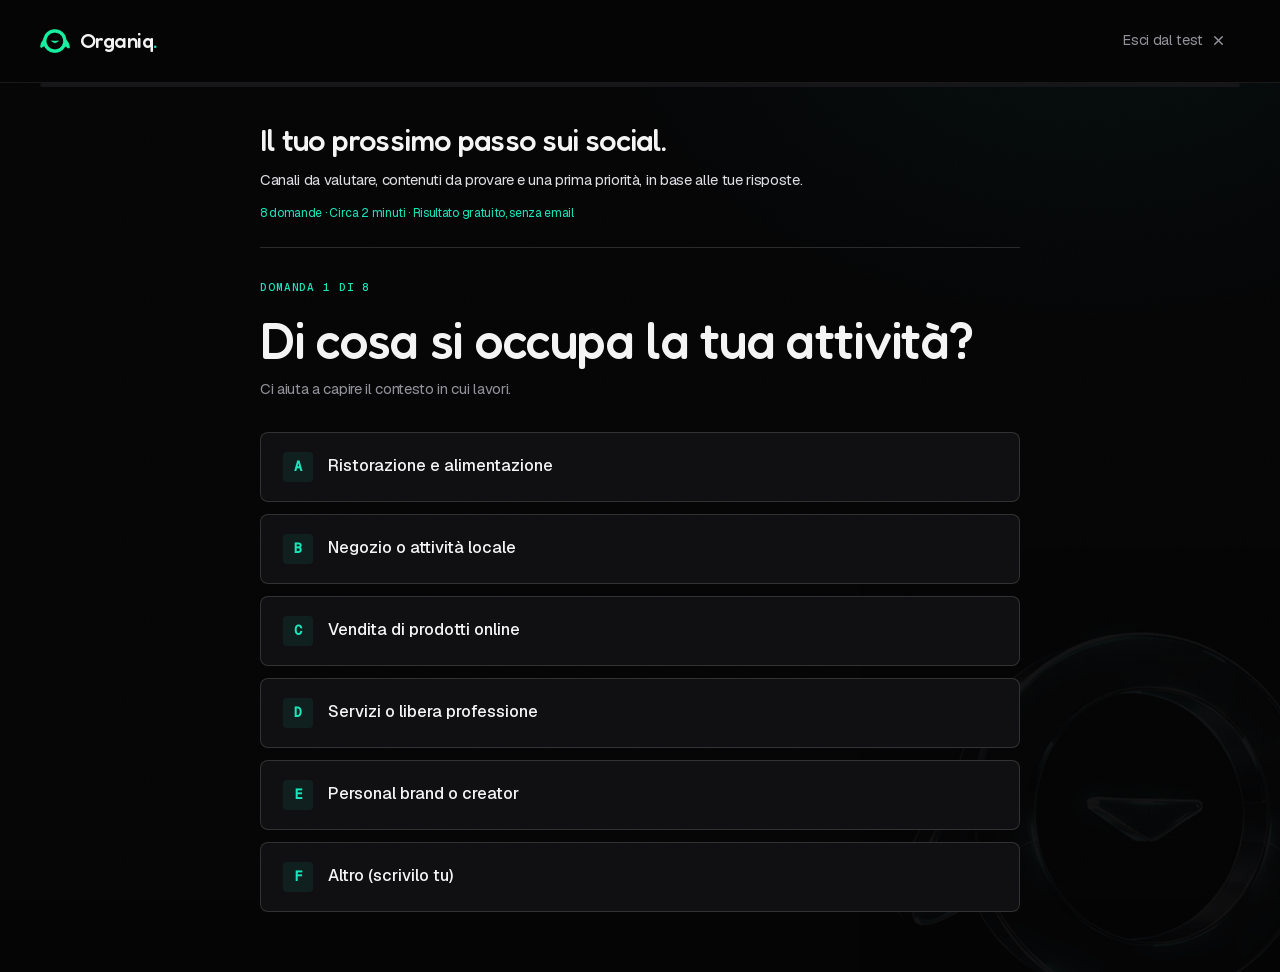
<file: check-up.html>
<!DOCTYPE html>
<html lang="it">
<head>
<meta charset="UTF-8">
<meta name="viewport" content="width=device-width, initial-scale=1.0">
<title>Check-up social gratuito | Organiq</title>
<meta name="description" content="In 2 minuti scopri canali da valutare, contenuti da provare e un primo passo per i tuoi social. 8 domande, risultato gratuito e senza email.">
<meta property="og:title" content="Check-up social gratuito | Organiq">
<meta property="og:description" content="Canali, contenuti e un primo passo per i tuoi social. 8 domande, circa 2 minuti. Risultato gratuito e senza email.">
<meta property="og:url" content="https://organiq-agency.it/check-up.html">
<meta property="og:type" content="website">
<meta property="og:locale" content="it_IT">
<link rel="canonical" href="https://organiq-agency.it/check-up.html">
<link rel="icon" type="image/png" href="assets/favicon.png">
<link rel="apple-touch-icon" href="assets/apple-touch-icon.png">
<link rel="stylesheet" href="css/fonts-local.css?v=1">
<link rel="stylesheet" href="css/style.css?v=32ef538737">
<link rel="stylesheet" href="css/navigation.css?v=4">
<meta name="theme-color" content="#050506">
<link rel="stylesheet" href="css/site-theme.css?v=2">
<link rel="stylesheet" href="css/checkup-offer.css?v=1">
<link rel="stylesheet" href="css/copy-experience.css?v=1">
</head>
<body class="quiz-page site-inner">

<div class="ambient" aria-hidden="true"></div>
<div class="grain" aria-hidden="true"></div>

<header class="quiz-top">
  <a class="nav-logo" href="index.html" aria-label="Organiq — Torna alla home">
    <img src="assets/mark-mint.png" alt="" width="40" height="32">
    Organiq<span class="accent">.</span>
  </a>
  <a class="quiz-exit" href="index.html">
    Esci dal test
    <svg width="15" height="15" viewBox="0 0 24 24" fill="none" stroke="currentColor" stroke-width="2.4" stroke-linecap="round" aria-hidden="true"><path d="M18 6L6 18M6 6l12 12"/></svg>
  </a>
</header>

<div class="quiz-progress" role="progressbar" aria-label="Avanzamento check-up" aria-valuemin="0" aria-valuemax="100" aria-valuenow="0" id="progress">
  <div class="quiz-progress-bar" id="progressBar"></div>
</div>

<main class="quiz-main">
<noscript><div class="quiz-card"><h1>Il check-up richiede JavaScript.</h1><p>Puoi richiedere un confronto direttamente dal <a href="contatti.html">modulo contatti</a>.</p></div></noscript>

  <!-- DOMANDE (renderizzate da JS) -->
  <div class="quiz-card" id="quizBox" hidden>
    <div class="quiz-offer">
      <h1>Il tuo prossimo passo sui social.</h1>
      <p>Canali da valutare, contenuti da provare e una prima priorità, in base alle tue risposte.</p>
      <span>8 domande · Circa 2 minuti · Risultato gratuito, senza email</span>
    </div>
    <span class="quiz-step-label" id="stepLabel">Domanda 1 di 8</span>
    <h2 class="quiz-q" id="questionText"></h2>
    <p class="quiz-hint" id="questionHint"></p>
    <div class="quiz-options" id="options" role="group" aria-labelledby="questionText"></div>
    <button class="quiz-back" id="backBtn" hidden>
      <svg width="15" height="15" viewBox="0 0 24 24" fill="none" stroke="currentColor" stroke-width="2.4" stroke-linecap="round" stroke-linejoin="round" aria-hidden="true"><path d="M19 12H5M11 18l-6-6 6-6"/></svg>
      Domanda precedente
    </button>
  </div>

  <!-- RISULTATO -->
  <div class="result-wrap" id="result" hidden>
    <div class="result-head">
      <div class="result-profile" id="profileBadge"></div>
      <h2 id="profileTitle"></h2>
      <p class="lead" id="profileDesc"></p>
      <p class="quiz-score-note">Queste indicazioni derivano dalle risposte al questionario. Il test non visita i tuoi profili e non prevede risultati di crescita.</p>
    </div>

    <div class="result-tips">
      <h3>Da dove partire, in pratica</h3>
      <div id="tipsList"></div>
    </div>

    <div class="result-save"><button type="button" class="btn btn-primary" id="copyTips">Copia i consigli</button><button type="button" class="btn btn-ghost" id="downloadTips">Scarica i consigli</button><p id="copyFeedback" role="status" aria-live="polite"></p><label class="sr-only" for="copyFallback">Testo dei consigli da copiare</label><textarea id="copyFallback" readonly hidden></textarea></div>
    <details class="answer-summary"><summary>Rivedi le tue risposte</summary><ol id="answerReview"></ol></details>
    <div class="lead-box" id="leadBox">
      <h3>Hai visto un primo orientamento. <span class="accent">Ora guardiamo il tuo profilo.</span></h3>
      <p>Il risultato del test è già qui sopra. Se vuoi anche il parere del nostro team sui tuoi contenuti, puoi richiedere un’analisi gratuita del profilo.</p>
      <form class="form-grid" id="leadForm" action="https://formsubmit.co/organiqsocialagency@gmail.com" method="POST">
        <input type="hidden" name="_subject" value="Nuova richiesta dal check-up social — organiq-agency.it">
        <input type="hidden" name="_template" value="table">
        <input type="hidden" name="_captcha" value="false">
        <input type="hidden" name="_next" value="https://organiq-agency.it/grazie.html">
        <input type="hidden" name="Profilo" id="fProfile">
        <input type="hidden" name="Consigli" id="fAdvice">
        <input type="hidden" name="Risposte" id="fAnswers">
        <div class="form-field">
          <label for="fName">Nome <span class="req">*</span></label>
          <input type="text" id="fName" name="Nome" required autocomplete="name" placeholder="Il tuo nome">
        </div>
        <div class="form-field">
          <label for="fBiz">Attività <span class="req">*</span></label>
          <input type="text" id="fBiz" name="Attività" required autocomplete="organization" placeholder="Nome della tua attività">
        </div>
        <div class="form-field">
          <label for="fEmail">Email <span class="req">*</span></label>
          <input type="email" id="fEmail" name="Email" required autocomplete="email" placeholder="nome@esempio.it">
        </div>
        <div class="form-field">
          <label for="fPhone">Telefono <span style="color:var(--text-faint);font-weight:400">(opzionale)</span></label>
          <input type="tel" id="fPhone" name="Telefono" autocomplete="tel" placeholder="+39 …">
        </div>
        <div class="form-field">
          <label for="fSocial">Link al profilo <span style="color:var(--text-faint);font-weight:400">(opzionale)</span></label>
          <input type="url" id="fSocial" name="Profilo social" placeholder="https://www.instagram.com/iltuoprofilo" inputmode="url">
        </div>
        <p class="form-note">Usiamo i dati per rispondere alla tua richiesta. Leggi l’<a href="privacy.html">informativa privacy</a>. Nessuna iscrizione alla newsletter.</p>
        <p class="form-feedback" role="status" aria-live="polite" tabindex="-1" hidden></p>
        <button type="submit" class="btn btn-primary btn-lg" id="leadSubmit">
          Richiedi l'analisi gratuita
          <svg width="18" height="18" viewBox="0 0 24 24" fill="none" stroke="currentColor" stroke-width="2.4" stroke-linecap="round" stroke-linejoin="round" aria-hidden="true"><path d="M5 12h14M13 6l6 6-6 6"/></svg>
        </button>
      </form>
    </div>

    <p style="text-align:center;margin-top:30px">
      <button class="quiz-back" id="restartBtn" style="margin:0">
        <svg width="15" height="15" viewBox="0 0 24 24" fill="none" stroke="currentColor" stroke-width="2.4" stroke-linecap="round" stroke-linejoin="round" aria-hidden="true"><path d="M3 12a9 9 0 109-9 9.75 9.75 0 00-6.74 2.74L3 8"/><path d="M3 3v5h5"/></svg>
        Rifai il test
      </button>
    </p>
  </div>

</main>

<script src="js/checkup-model.js?v=1"></script>
<script src="js/quiz.js?v=3"></script>
<script src="js/navigation.js?v=3" defer></script>
<script src="js/forms.js?v=1" defer></script>
</body>
</html>
</file>
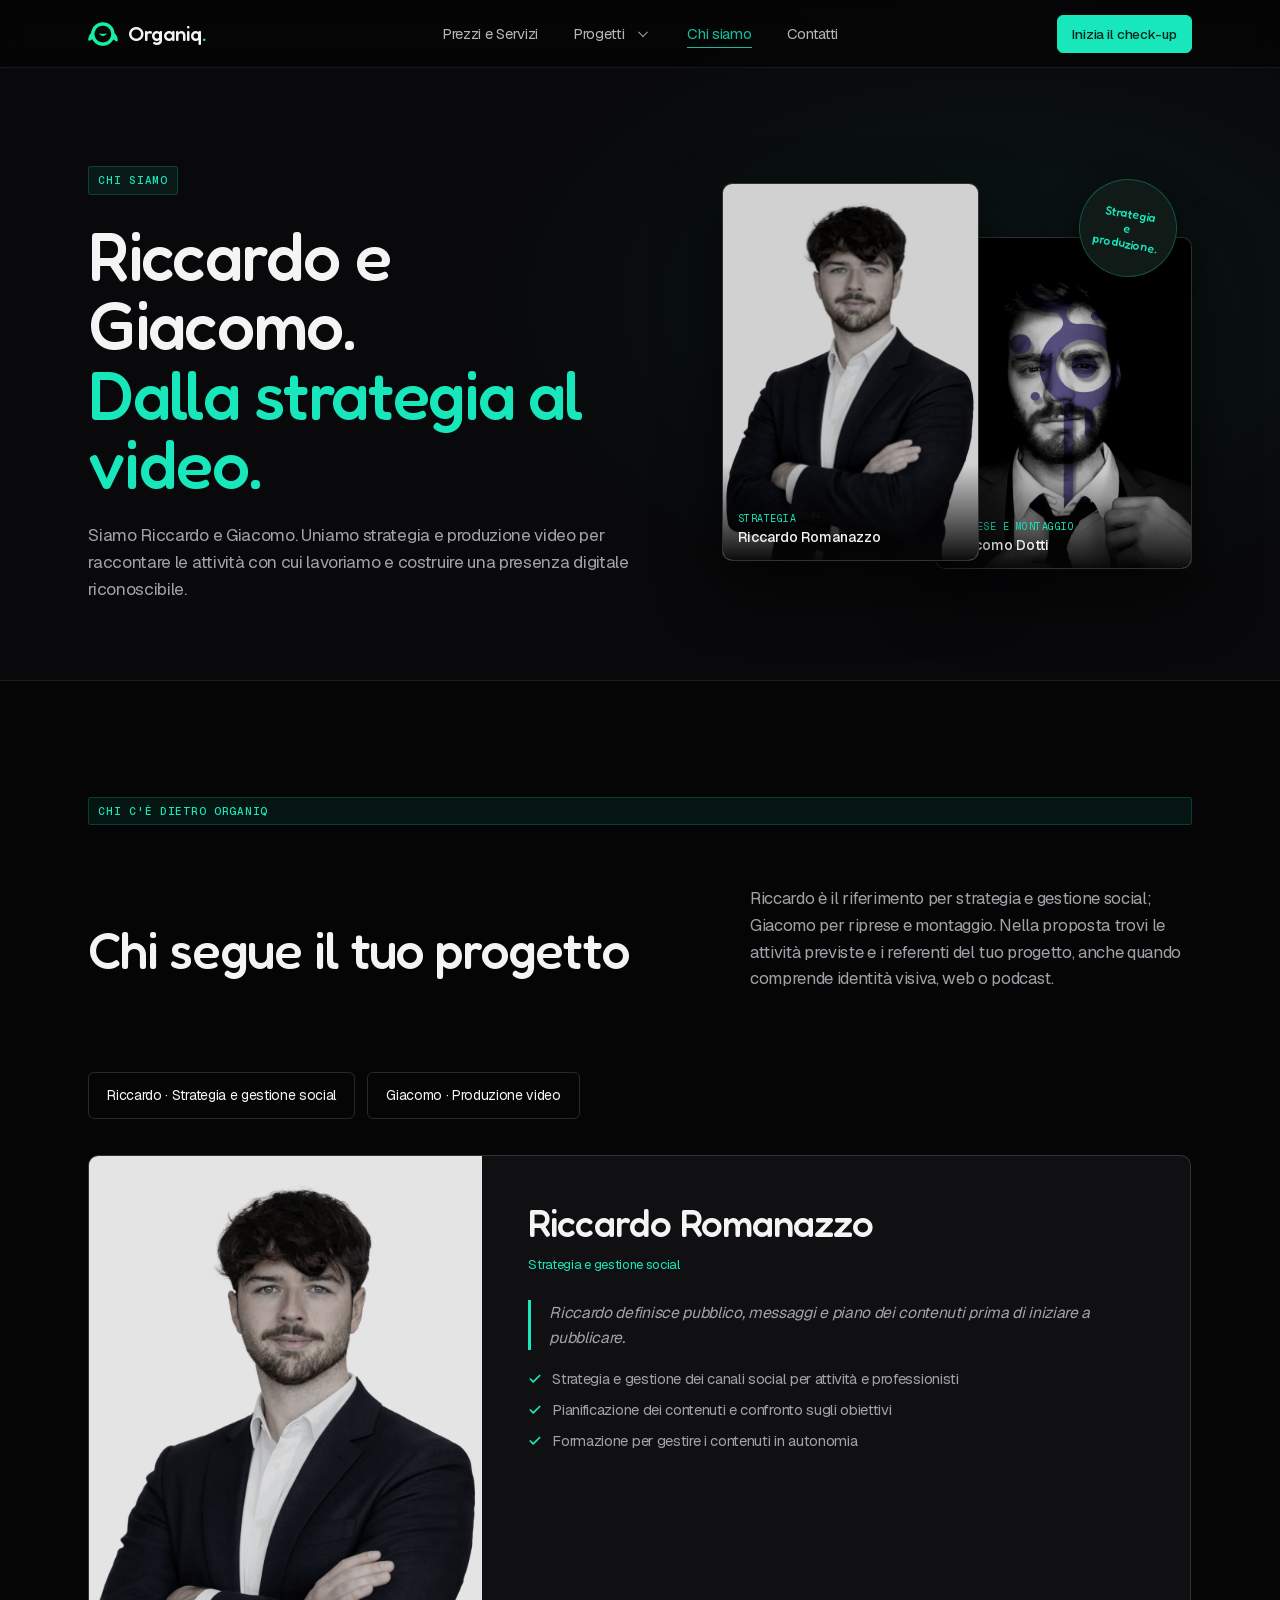
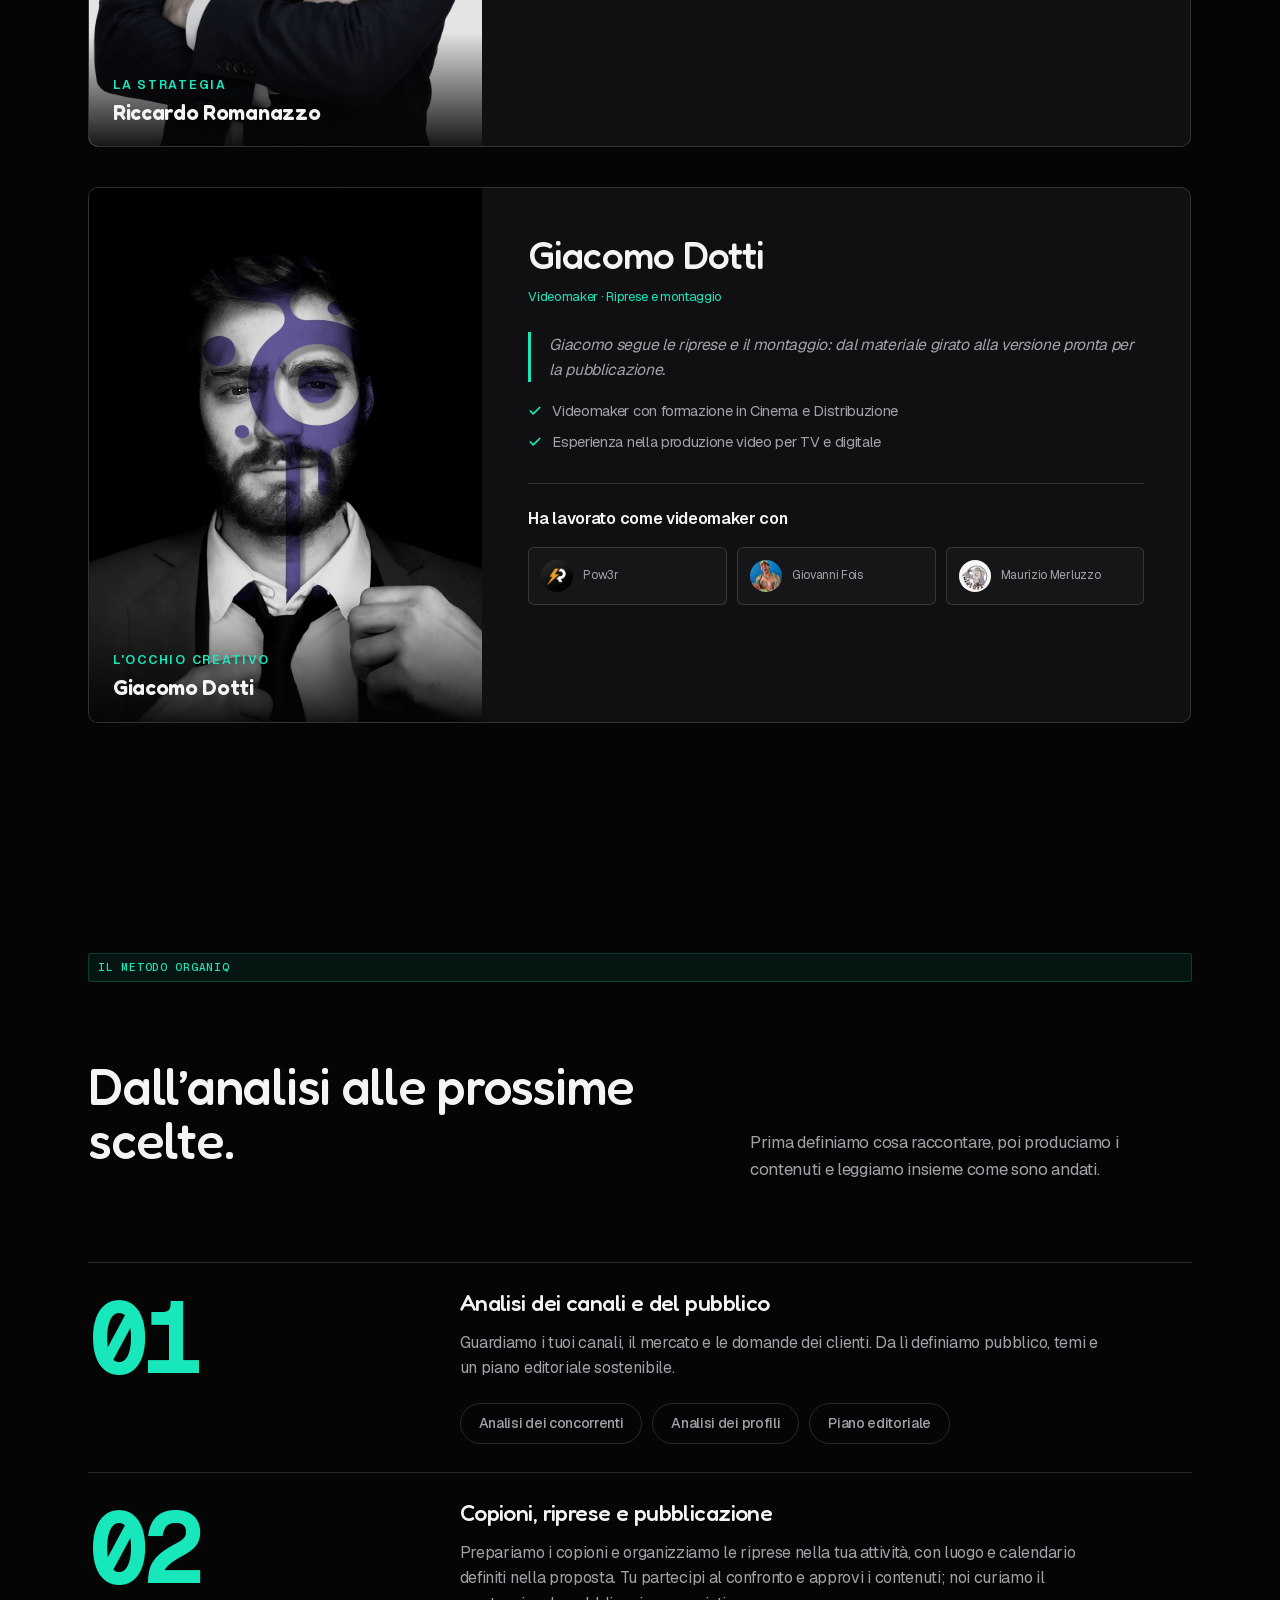
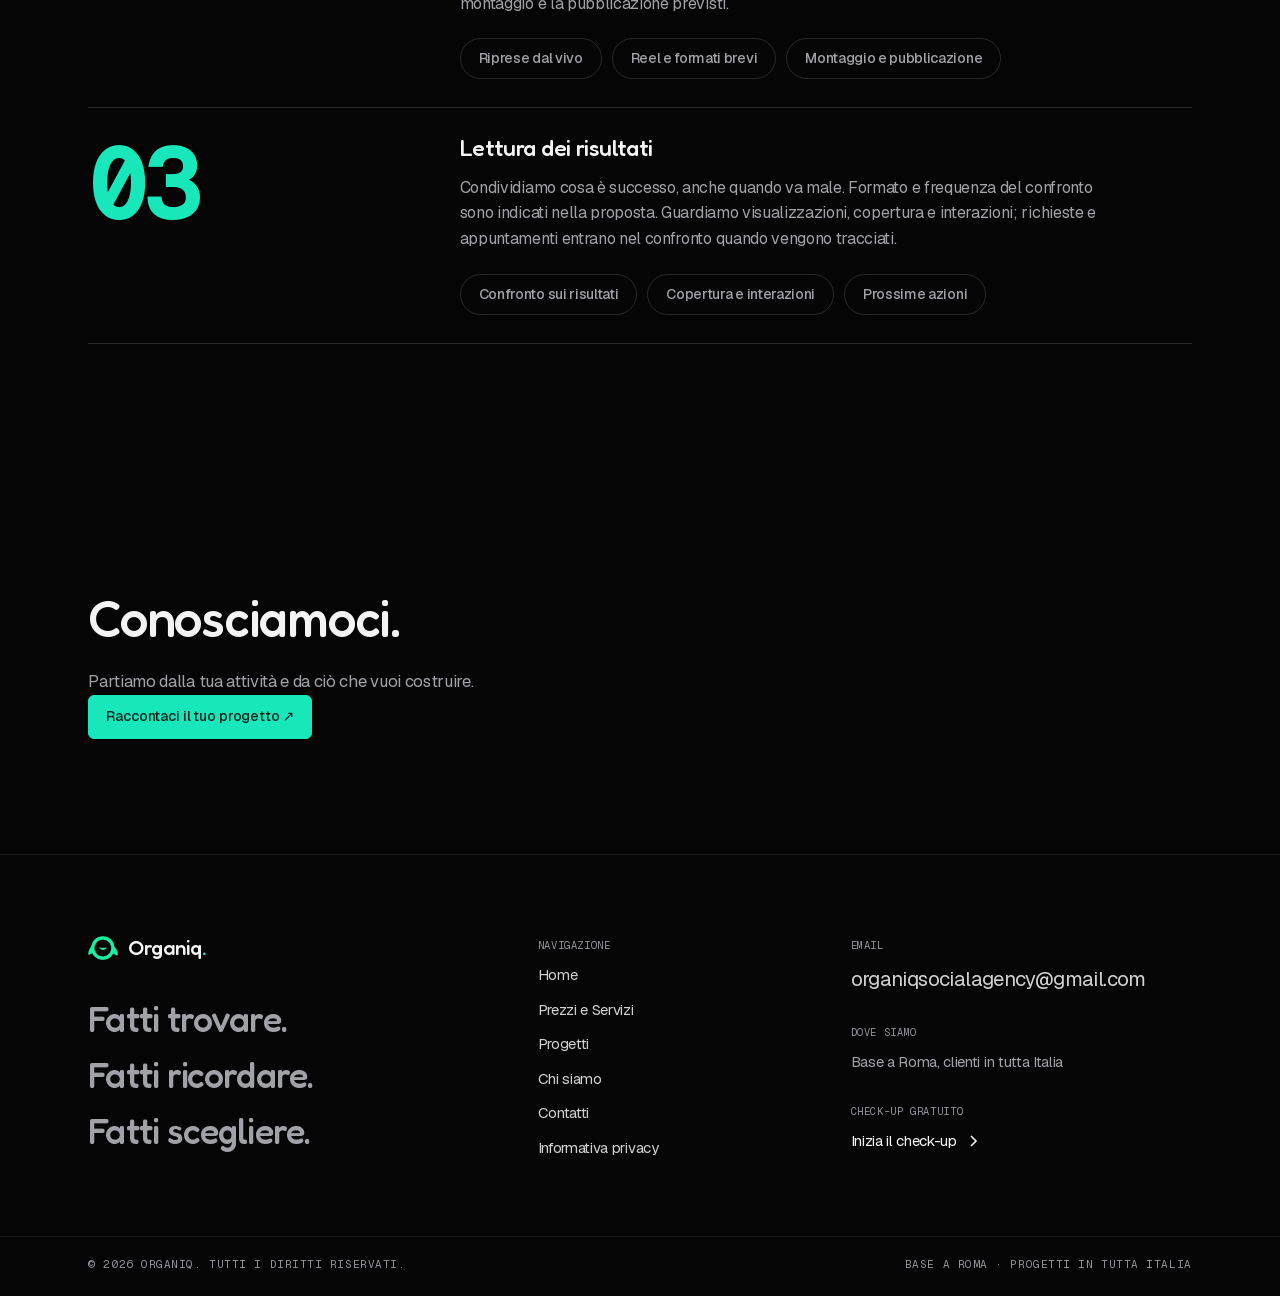
<file: chi-siamo.html>
<!DOCTYPE html><html lang="it"><head><meta charset="utf-8"><meta name="viewport" content="width=device-width,initial-scale=1"><title>Chi siamo · Team e metodo | Organiq</title><meta name="description" content="Conosci Riccardo Romanazzo e Giacomo Dotti: strategia, produzione video e metodo di lavoro dell’agenzia Organiq."><link rel="canonical" href="https://organiq-agency.it/chi-siamo.html"><meta property="og:title" content="Chi siamo · Team e metodo | Organiq"><meta property="og:description" content="Le persone e il metodo dietro i progetti Organiq."><meta property="og:type" content="website"><meta property="og:url" content="https://organiq-agency.it/chi-siamo.html"><link rel="icon" href="assets/favicon.png"><link rel="stylesheet" href="css/fonts-local.css?v=1"><link rel="stylesheet" href="css/landing.css?v=5fb6ddc3f4"><link rel="stylesheet" href="css/servizi.css?v=6fe4609f8a"><link rel="stylesheet" href="css/brand-work.css?v=ced9b5dc19">
<link rel="stylesheet" href="css/navigation.css?v=4">
<meta name="theme-color" content="#050506">
<link rel="stylesheet" href="css/site-theme.css?v=2">
<link rel="stylesheet" href="css/mobile-menu.css?v=1">
<link rel="stylesheet" href="css/about.css?v=1">
<link rel="stylesheet" href="css/copy-experience.css?v=1">
</head><body class="site-inner"><header class="nav" id="nav">
  <div class="nav-inner">
    <a class="nav-logo" href="index.html" aria-label="Organiq — Home">
      <img src="assets/mark-mint.png" alt="Organiq — agenzia social media Roma" width="42" height="34">
      Organiq<span class="accent">.</span>
    </a>
    <nav aria-label="Navigazione principale">
      <ul class="nav-links"><li><a href="servizi.html">Prezzi e Servizi</a></li><li class="project-menu"><div class="project-menu-top"><a href="portfolio.html">Progetti</a><button class="project-toggle" aria-label="Apri categorie progetti" aria-expanded="false" aria-controls="project-dropdown">⌄</button></div><ul class="project-dropdown" id="project-dropdown" hidden><li><a href="portfolio.html#social-video">Social e video</a></li><li><a href="portfolio.html#brand-design">Identità visiva</a></li><li><a href="portfolio.html#landing-realizzate">Siti web</a></li></ul></li><li><a href="chi-siamo.html" aria-current="page">Chi siamo</a></li><li><a href="contatti.html">Contatti</a></li></ul>
    </nav>
    <a href="check-up.html" class="btn btn-primary nav-cta">Inizia il check-up</a>
    <button class="nav-burger" id="burger" aria-expanded="false" aria-controls="mobileMenu" aria-label="Apri menu">
      <span></span><span></span><span></span>
    </button>
  </div>
</header>

<div class="nav-mobile" id="mobileMenu">
  <ul><li><a href="index.html">Home</a></li><li><a href="servizi.html">Prezzi e Servizi</a></li><li><details class="mobile-projects"><summary>Progetti</summary><a href="portfolio.html">Tutti i progetti</a><a href="portfolio.html#social-video">Social e video</a><a href="portfolio.html#brand-design">Identità visiva</a><a href="portfolio.html#landing-realizzate">Siti web</a></details></li><li><a href="chi-siamo.html" aria-current="page">Chi siamo</a></li><li><a href="contatti.html">Contatti</a></li></ul>
  <a href="check-up.html" class="btn btn-primary">Inizia il check-up</a>
</div>

<main><section class="page-hero editorial-hero editorial-hero--about">
  <div class="container editorial-hero-grid">
    <div class="editorial-hero-copy">
      <span class="eyebrow">Chi siamo</span>
      <h1>Riccardo e Giacomo.<br><span class="accent-grad">Dalla strategia al video.</span></h1>
      <p class="lead">Siamo Riccardo e Giacomo. Uniamo strategia e produzione video per raccontare le attività con cui lavoriamo e costruire una presenza digitale riconoscibile.</p>
    </div>
    <div class="editorial-hero-visual people-art" aria-hidden="true">
      <figure class="art-frame art-frame--one"><img src="assets/team/riccardo.webp" alt="" width="1024" height="1536"><figcaption>Strategia <strong>Riccardo Romanazzo</strong></figcaption></figure>
      <figure class="art-frame art-frame--two"><img src="assets/team/giacomo.webp" alt="" width="720" height="977"><figcaption>Riprese e montaggio <strong>Giacomo Dotti</strong></figcaption></figure>
      <span class="art-stamp">Strategia<br>e produzione.</span>
    </div>
  </div>
</section><section class="section" id="team">
  <div class="container">
    <div class="head-split">
      <span class="eyebrow">Chi c'è dietro Organiq</span>
      <h2>Chi segue il tuo progetto</h2>
      <p class="lead">Riccardo è il riferimento per strategia e gestione social; Giacomo per riprese e montaggio. Nella proposta trovi le attività previste e i referenti del tuo progetto, anche quando comprende identità visiva, web o podcast.</p>
    </div>
    <nav class="team-profile-nav" aria-label="Conosci i professionisti"><a href="#riccardo">Riccardo · Strategia e gestione social</a><a href="#giacomo">Giacomo · Produzione video</a></nav>
    <div class="team-people team-profiles">
      <article class="person" id="riccardo" aria-labelledby="riccardo-title">
        <figure class="person-photo">
          <img src="assets/team/riccardo.webp" alt="Riccardo Romanazzo, social media strategist e co-fondatore di Organiq" width="1024" height="1536" loading="lazy">
          <figcaption><span>La Strategia</span><b>Riccardo Romanazzo</b></figcaption>
        </figure>
        <div class="person-body">
          <h3 id="riccardo-title">Riccardo Romanazzo</h3>
          <p class="person-role">Strategia e gestione social</p>
          <p class="team-quote">Riccardo definisce pubblico, messaggi e piano dei contenuti prima di iniziare a pubblicare.</p>
          <ul>
            <li><svg width="14" height="14" viewBox="0 0 24 24" fill="none" stroke="currentColor" stroke-width="3" stroke-linecap="round" stroke-linejoin="round"><path d="M20 6L9 17l-5-5"/></svg> Strategia e gestione dei canali social per attività e professionisti</li>
            <li><svg width="14" height="14" viewBox="0 0 24 24" fill="none" stroke="currentColor" stroke-width="3" stroke-linecap="round" stroke-linejoin="round"><path d="M20 6L9 17l-5-5"/></svg> Pianificazione dei contenuti e confronto sugli obiettivi</li>
            <li><svg width="14" height="14" viewBox="0 0 24 24" fill="none" stroke="currentColor" stroke-width="3" stroke-linecap="round" stroke-linejoin="round"><path d="M20 6L9 17l-5-5"/></svg> Formazione per gestire i contenuti in autonomia</li>
          </ul>
        </div>
      </article>
      <article class="person" id="giacomo" aria-labelledby="giacomo-title">
        <figure class="person-photo">
          <img src="assets/team/giacomo.webp" alt="Giacomo Dotti, videomaker e co-fondatore di Organiq" width="720" height="977" loading="lazy">
          <figcaption><span>L'Occhio Creativo</span><b>Giacomo Dotti</b></figcaption>
        </figure>
        <div class="person-body">
          <h3 id="giacomo-title">Giacomo Dotti</h3>
          <p class="person-role">Videomaker · Riprese e montaggio</p>
          <p class="team-quote">Giacomo segue le riprese e il montaggio: dal materiale girato alla versione pronta per la pubblicazione.</p>
          <ul>
            <li><svg width="14" height="14" viewBox="0 0 24 24" fill="none" stroke="currentColor" stroke-width="3" stroke-linecap="round" stroke-linejoin="round"><path d="M20 6L9 17l-5-5"/></svg> Videomaker con formazione in Cinema e Distribuzione</li>
            <li><svg width="14" height="14" viewBox="0 0 24 24" fill="none" stroke="currentColor" stroke-width="3" stroke-linecap="round" stroke-linejoin="round"><path d="M20 6L9 17l-5-5"/></svg> Esperienza nella produzione video per TV e digitale</li>
          </ul>
          <div class="person-work">
            <h4>Ha lavorato come videomaker con</h4>
            <ul class="person-clients">
              <li><img src="assets/logos/pow3r.webp" alt="" width="32" height="32" loading="lazy"><span>Pow3r</span></li>
              <li><img src="assets/logos/giovanni-fois-2026.webp" alt="" width="32" height="32" loading="lazy"><span>Giovanni Fois</span></li>
              <li><img src="assets/logos/maurizio-merluzzo.webp" alt="" width="32" height="32" loading="lazy"><span>Maurizio Merluzzo</span></li>
            </ul>
          </div>
        </div>
      </article>
    </div>
  </div>
</section><section class="section" id="metodo">
  <div class="container">
    <div class="head-split">
      <span class="eyebrow">Il Metodo Organiq</span>
      <h2>Dall’analisi alle prossime scelte.</h2>
      <p class="lead">Prima definiamo cosa raccontare, poi produciamo i contenuti e leggiamo insieme come sono andati.</p>
    </div>

    <div class="step-row">
      <div class="step-num">01</div>
      <div class="step-body">
        <h3>Analisi dei canali e del pubblico</h3>
        <p>Guardiamo i tuoi canali, il mercato e le domande dei clienti. Da lì definiamo pubblico, temi e un piano editoriale sostenibile.</p>
        <div class="chips"><span class="chip">Analisi dei concorrenti</span><span class="chip">Analisi dei profili</span><span class="chip">Piano editoriale</span></div>
      </div>
    </div>
    <div class="step-row">
      <div class="step-num">02</div>
      <div class="step-body">
        <h3>Copioni, riprese e pubblicazione</h3>
        <p>Prepariamo i copioni e organizziamo le riprese nella tua attività, con luogo e calendario definiti nella proposta. Tu partecipi al confronto e approvi i contenuti; noi curiamo il montaggio e la pubblicazione previsti.</p>
        <div class="chips"><span class="chip">Riprese dal vivo</span><span class="chip">Reel e formati brevi</span><span class="chip">Montaggio e pubblicazione</span></div>
      </div>
    </div>
    <div class="step-row">
      <div class="step-num">03</div>
      <div class="step-body">
        <h3>Lettura dei risultati</h3>
        <p>Condividiamo cosa è successo, anche quando va male. Formato e frequenza del confronto sono indicati nella proposta. Guardiamo visualizzazioni, copertura e interazioni; richieste e appuntamenti entrano nel confronto quando vengono tracciati.</p>
        <div class="chips"><span class="chip">Confronto sui risultati</span><span class="chip">Copertura e interazioni</span><span class="chip">Prossime azioni</span></div>
      </div>
    </div>
  </div>
</section><section class="section"><div class="container"><h2>Conosciamoci.</h2><p class="lead">Partiamo dalla tua attività e da ciò che vuoi costruire.</p><a class="btn btn-primary" href="contatti.html">Raccontaci il tuo progetto ↗</a></div></section></main><footer class="footer">
  <div class="container footer-grid">
    <div class="footer-brand">
      <a class="nav-logo" href="index.html" aria-label="Organiq — Home">
        <img src="assets/mark-mint.png" alt="" width="34" height="27">
        <span>Organiq<em>.</em></span>
      </a>
      <p class="footer-claim">Fatti trovare.<br>Fatti ricordare.<br>Fatti scegliere.</p>
    </div>
    <nav class="footer-col" aria-label="Navigazione footer">
      <span class="mono dim">Navigazione</span>
      <a href="index.html">Home</a>
      <a href="servizi.html">Prezzi e Servizi</a>
      <a href="portfolio.html">Progetti</a>
      <a href="chi-siamo.html">Chi siamo</a>
      <a href="contatti.html">Contatti</a>
      <a href="privacy.html">Informativa privacy</a>
    </nav>
    <div class="footer-col">
      <span class="mono dim">Email</span>
      <a class="footer-mail" href="mailto:organiqsocialagency@gmail.com">organiqsocialagency@gmail.com</a>
      <span class="mono dim">Dove siamo</span>
      <p>Base a Roma, clienti in tutta Italia</p>
      <span class="mono dim">Check-up gratuito</span>
      <a class="link-arrow" href="check-up.html">Inizia il check-up <svg viewBox="0 0 16 16" aria-hidden="true"><path d="M6 3l5 5-5 5"/></svg></a>
    </div>
  </div>
  <div class="container footer-bottom mono dim">
    <span>© 2026 Organiq. Tutti i diritti riservati.</span>
    <span>Base a Roma · Progetti in tutta Italia</span>
  </div>
</footer><script src="js/main.js?v=copy2"></script><script src="js/navigation.js?v=3" defer></script>
</body></html>
</file>
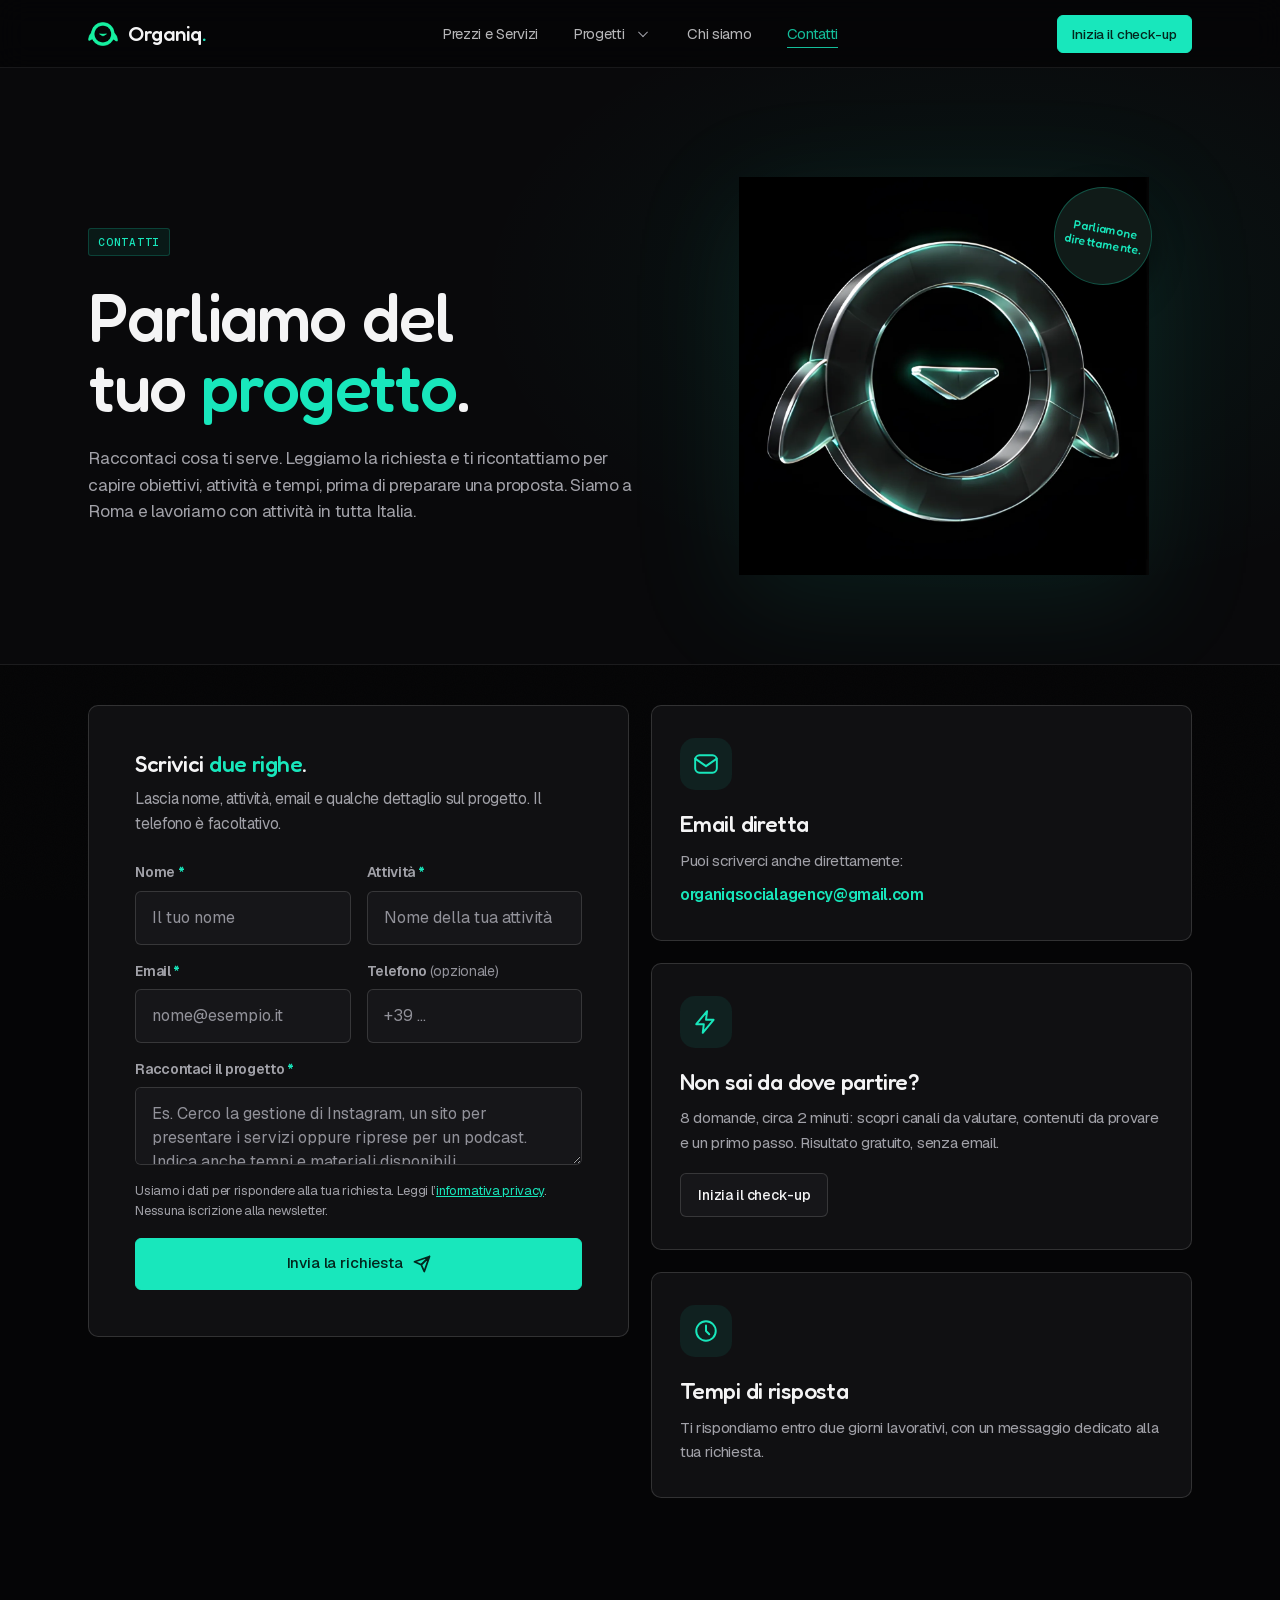
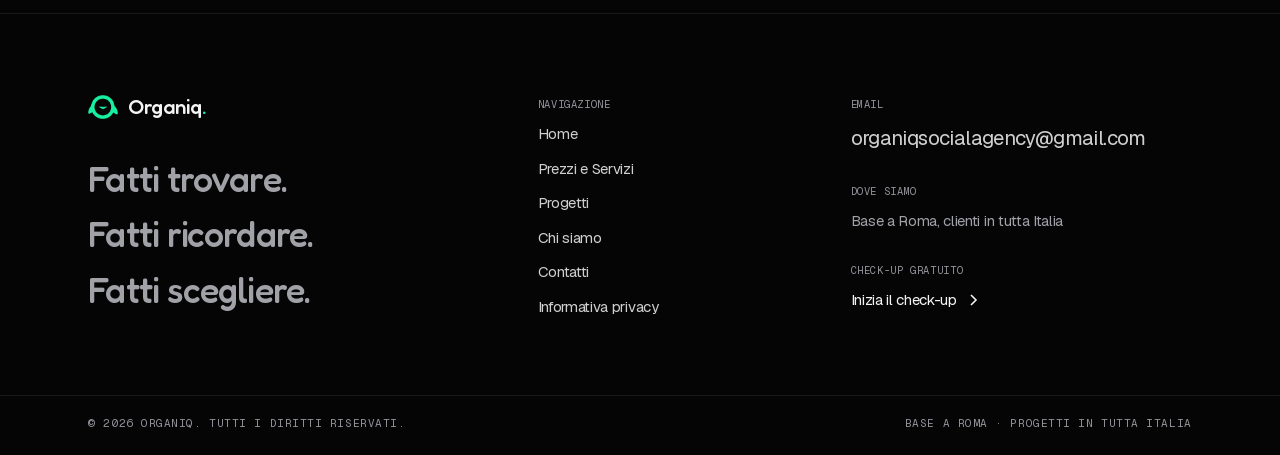
<file: contatti.html>
<!DOCTYPE html>
<html lang="it">
<head>
<meta charset="UTF-8">
<meta name="viewport" content="width=device-width, initial-scale=1.0">
<title>Contatti | Organiq, agenzia social a Roma</title>
<meta name="description" content="Raccontaci il tuo progetto social, video o web. Organiq ha base a Roma e lavora in tutta Italia. Ti rispondiamo entro due giorni lavorativi.">
<meta property="og:title" content="Contatti | Organiq. — Parliamo del tuo progetto">
<meta property="og:description" content="Raccontaci il progetto: ti rispondiamo entro due giorni lavorativi per capire attività e tempi.">
<meta property="og:url" content="https://organiq-agency.it/contatti.html">
<meta property="og:type" content="website">
<meta property="og:locale" content="it_IT">
<link rel="canonical" href="https://organiq-agency.it/contatti.html">
<link rel="icon" type="image/png" href="assets/favicon.png">
<link rel="apple-touch-icon" href="assets/apple-touch-icon.png">
<link rel="stylesheet" href="css/fonts-local.css?v=1">
<link rel="stylesheet" href="css/style.css?v=32ef538737">
<link rel="stylesheet" href="css/navigation.css?v=4">
<meta name="theme-color" content="#050506">
<link rel="stylesheet" href="css/site-theme.css?v=2">
<link rel="stylesheet" href="css/mobile-menu.css?v=1">
<link rel="stylesheet" href="css/copy-experience.css?v=1">
</head>
<body class="site-inner">

<div class="ambient" aria-hidden="true"></div>
<div class="grain" aria-hidden="true"></div>

<header class="nav" id="nav">
  <div class="nav-inner">
    <a class="nav-logo" href="index.html" aria-label="Organiq — Home">
      <img src="assets/mark-mint.png" alt="" width="42" height="34">
      Organiq<span class="accent">.</span>
    </a>
    <nav aria-label="Navigazione principale">
      <ul class="nav-links"><li><a href="servizi.html">Prezzi e Servizi</a></li><li class="project-menu"><div class="project-menu-top"><a href="portfolio.html">Progetti</a><button class="project-toggle" aria-label="Apri categorie progetti" aria-expanded="false" aria-controls="project-dropdown">⌄</button></div><ul class="project-dropdown" id="project-dropdown" hidden><li><a href="portfolio.html#social-video">Social e video</a></li><li><a href="portfolio.html#brand-design">Identità visiva</a></li><li><a href="portfolio.html#landing-realizzate">Siti web</a></li></ul></li><li><a href="chi-siamo.html">Chi siamo</a></li><li><a href="contatti.html" aria-current="page">Contatti</a></li></ul>
    </nav>
    <a href="check-up.html" class="btn btn-primary nav-cta">Inizia il check-up</a>
    <button class="nav-burger" id="burger" aria-expanded="false" aria-controls="mobileMenu" aria-label="Apri menu">
      <span></span><span></span><span></span>
    </button>
  </div>
</header>

<div class="nav-mobile" id="mobileMenu">
  <ul><li><a href="index.html">Home</a></li><li><a href="servizi.html">Prezzi e Servizi</a></li><li><details class="mobile-projects"><summary>Progetti</summary><a href="portfolio.html">Tutti i progetti</a><a href="portfolio.html#social-video">Social e video</a><a href="portfolio.html#brand-design">Identità visiva</a><a href="portfolio.html#landing-realizzate">Siti web</a></details></li><li><a href="chi-siamo.html">Chi siamo</a></li><li><a href="contatti.html" aria-current="page">Contatti</a></li></ul>
  <a href="check-up.html" class="btn btn-primary">Inizia il check-up</a>
</div>

<main>

<section class="page-hero editorial-hero editorial-hero--contact">
  <div class="container editorial-hero-grid">
    <div class="editorial-hero-copy">
      <span class="eyebrow">Contatti</span>
      <h1>Parliamo del tuo <span class="accent-grad">progetto</span>.</h1>
      <p class="lead">Raccontaci cosa ti serve. Leggiamo la richiesta e ti ricontattiamo per capire obiettivi, attività e tempi, prima di preparare una proposta. Siamo a Roma e lavoriamo con attività in tutta Italia.</p>
    </div>
    <div class="editorial-hero-visual contact-art" aria-hidden="true">
      <img src="nuova-home/media/IMG-03.webp" alt="" width="1228" height="1228">
      <span class="art-stamp">Parliamone<br>direttamente.</span>
    </div>
  </div>
</section>

<section class="section" style="padding-top:40px">
  <div class="container">
    <div class="grid grid-2" style="align-items:start">

      <div class="lead-box reveal">
        <h3>Scrivici <span class="accent">due righe</span>.</h3>
        <p>Lascia nome, attività, email e qualche dettaglio sul progetto. Il telefono è facoltativo.</p>
        <form class="form-grid" action="https://formsubmit.co/organiqsocialagency@gmail.com" method="POST" id="contactForm">
          <input type="hidden" name="_subject" value="Nuovo contatto dal sito — organiq-agency.it">
          <input type="hidden" name="_template" value="table">
          <input type="hidden" name="_captcha" value="false">
          <input type="hidden" name="_next" value="https://organiq-agency.it/grazie.html">
          <div class="form-field">
            <label for="cName">Nome <span class="req">*</span></label>
            <input type="text" id="cName" name="Nome" required autocomplete="name" placeholder="Il tuo nome">
          </div>
          <div class="form-field">
            <label for="cBiz">Attività <span class="req">*</span></label>
            <input type="text" id="cBiz" name="Attività" required autocomplete="organization" placeholder="Nome della tua attività">
          </div>
          <div class="form-field">
            <label for="cEmail">Email <span class="req">*</span></label>
            <input type="email" id="cEmail" name="Email" required autocomplete="email" placeholder="nome@esempio.it">
          </div>
          <div class="form-field">
            <label for="cPhone">Telefono <span style="color:var(--text-faint);font-weight:400">(opzionale)</span></label>
            <input type="tel" id="cPhone" name="Telefono" autocomplete="tel" placeholder="+39 …">
          </div>
          <div class="form-field full">
            <label for="cMsg">Raccontaci il progetto <span class="req">*</span></label>
            <textarea id="cMsg" name="Messaggio" required placeholder="Es. Cerco la gestione di Instagram, un sito per presentare i servizi oppure riprese per un podcast. Indica anche tempi e materiali disponibili."></textarea>
          </div>
          <p class="form-note">Usiamo i dati per rispondere alla tua richiesta. Leggi l’<a href="privacy.html">informativa privacy</a>. Nessuna iscrizione alla newsletter.</p>
          <p class="form-feedback" role="status" aria-live="polite" tabindex="-1" hidden></p>
        <button type="submit" class="btn btn-primary btn-lg">
            Invia la richiesta
            <svg width="18" height="18" viewBox="0 0 24 24" fill="none" stroke="currentColor" stroke-width="2.4" stroke-linecap="round" stroke-linejoin="round" aria-hidden="true"><path d="M22 2L11 13M22 2l-7 20-4-9-9-4 20-7z"/></svg>
          </button>
        </form>
      </div>

      <div style="display:flex;flex-direction:column;gap:22px">
        <div class="card reveal reveal-d1">
          <div class="card-icon">
            <svg width="26" height="26" viewBox="0 0 24 24" fill="none" stroke="currentColor" stroke-width="1.8" stroke-linecap="round" stroke-linejoin="round" aria-hidden="true"><rect x="2" y="4" width="20" height="16" rx="4"/><path d="M2 7l10 7L22 7"/></svg>
          </div>
          <h3>Email diretta</h3>
          <p>Puoi scriverci anche direttamente:</p>
          <p style="margin-top:10px"><a href="mailto:organiqsocialagency@gmail.com" style="color:var(--mint);font-weight:600">organiqsocialagency@gmail.com</a></p>
        </div>
        <div class="card reveal reveal-d2">
          <div class="card-icon">
            <svg width="26" height="26" viewBox="0 0 24 24" fill="none" stroke="currentColor" stroke-width="1.8" stroke-linecap="round" stroke-linejoin="round" aria-hidden="true"><path d="M13 2L3 14h7l-1 8 10-12h-7l1-8z"/></svg>
          </div>
          <h3>Non sai da dove partire?</h3>
          <p>8 domande, circa 2 minuti: scopri canali da valutare, contenuti da provare e un primo passo. Risultato gratuito, senza email.</p>
          <a href="check-up.html" class="btn btn-ghost" style="margin-top:18px">Inizia il check-up</a>
        </div>
        <div class="card reveal reveal-d3">
          <div class="card-icon">
            <svg width="26" height="26" viewBox="0 0 24 24" fill="none" stroke="currentColor" stroke-width="1.8" stroke-linecap="round" stroke-linejoin="round" aria-hidden="true"><circle cx="12" cy="12" r="9"/><path d="M12 7v5l3 3"/></svg>
          </div>
          <h3>Tempi di risposta</h3>
          <p>Ti rispondiamo entro due giorni lavorativi, con un messaggio dedicato alla tua richiesta.</p>
        </div>
      </div>

    </div>
  </div>
</section>

</main>

<footer class="footer">
  <div class="container footer-grid">
    <div class="footer-brand">
      <a class="nav-logo" href="index.html" aria-label="Organiq — Home">
        <img src="assets/mark-mint.png" alt="" width="34" height="27">
        <span>Organiq<em>.</em></span>
      </a>
      <p class="footer-claim">Fatti trovare.<br>Fatti ricordare.<br>Fatti scegliere.</p>
    </div>
    <nav class="footer-col" aria-label="Navigazione footer">
      <span class="mono dim">Navigazione</span>
      <a href="index.html">Home</a>
      <a href="servizi.html">Prezzi e Servizi</a>
      <a href="portfolio.html">Progetti</a>
      <a href="chi-siamo.html">Chi siamo</a>
      <a href="contatti.html">Contatti</a>
      <a href="privacy.html">Informativa privacy</a>
    </nav>
    <div class="footer-col">
      <span class="mono dim">Email</span>
      <a class="footer-mail" href="mailto:organiqsocialagency@gmail.com">organiqsocialagency@gmail.com</a>
      <span class="mono dim">Dove siamo</span>
      <p>Base a Roma, clienti in tutta Italia</p>
      <span class="mono dim">Check-up gratuito</span>
      <a class="link-arrow" href="check-up.html">Inizia il check-up <svg viewBox="0 0 16 16" aria-hidden="true"><path d="M6 3l5 5-5 5"/></svg></a>
    </div>
  </div>
  <div class="container footer-bottom mono dim">
    <span>© 2026 Organiq. Tutti i diritti riservati.</span>
    <span>Base a Roma · Progetti in tutta Italia</span>
  </div>
</footer>

<script src="js/main.js?v=copy2"></script>
<script src="js/navigation.js?v=3" defer></script>
<script src="js/forms.js?v=1" defer></script>
</body>
</html>
</file>
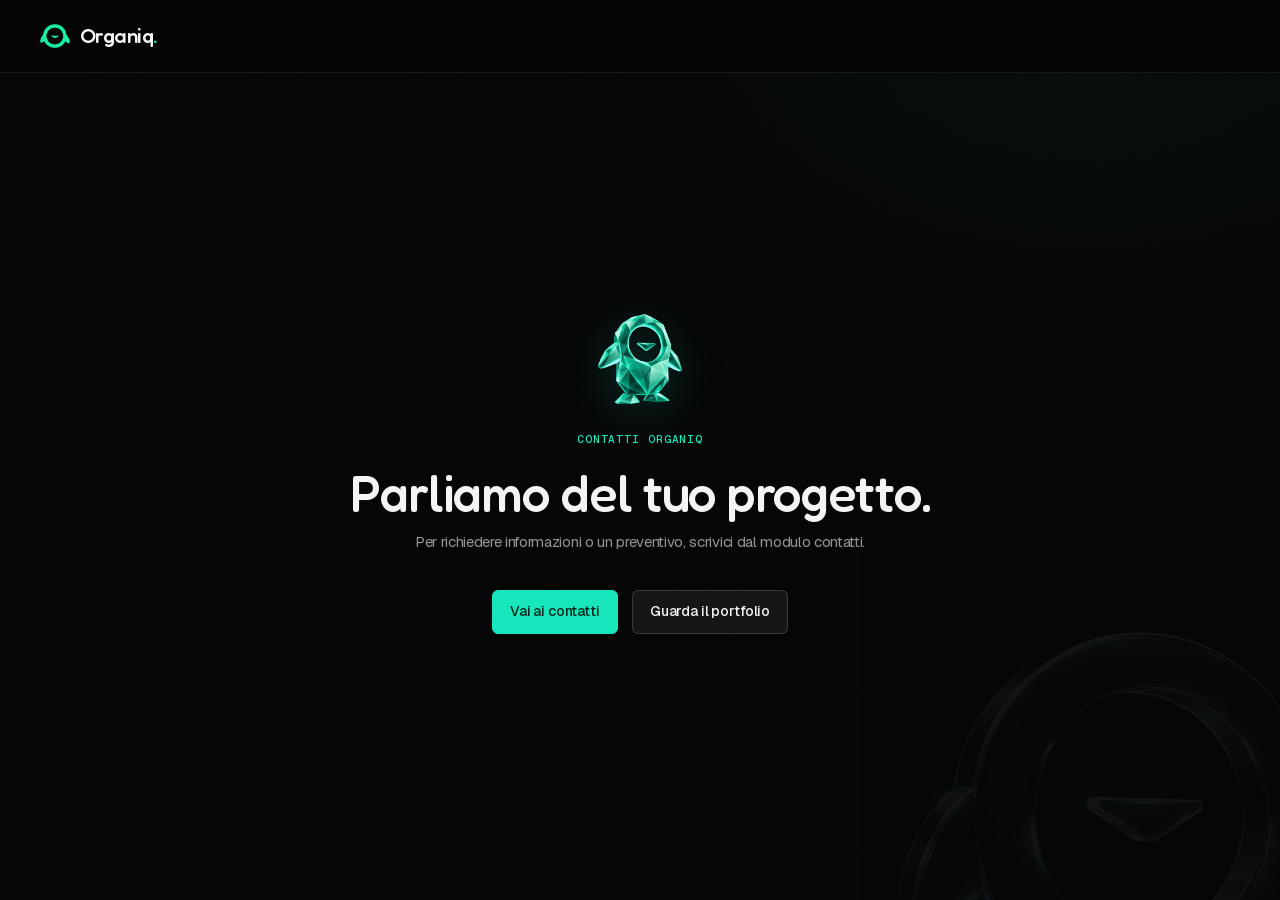
<file: grazie.html>
<!DOCTYPE html>
<html lang="it">
<head>
<meta charset="UTF-8">
<meta name="viewport" content="width=device-width, initial-scale=1.0">
<title>Contatti e conferma richiesta | Organiq</title>
<meta name="robots" content="noindex">
<link rel="icon" type="image/png" href="assets/favicon.png">
<link rel="apple-touch-icon" href="assets/apple-touch-icon.png">
<link rel="stylesheet" href="css/fonts-local.css?v=1">
<link rel="stylesheet" href="css/style.css?v=32ef538737">
<link rel="stylesheet" href="css/navigation.css?v=4">
<meta name="theme-color" content="#050506">
<link rel="stylesheet" href="css/site-theme.css?v=2">
<link rel="stylesheet" href="css/copy-experience.css?v=1">
</head>
<body class="quiz-page site-inner">

<div class="ambient" aria-hidden="true"></div>
<div class="grain" aria-hidden="true"></div>

<header class="quiz-top">
  <a class="nav-logo" href="index.html" aria-label="Organiq — Torna alla home">
    <img src="assets/mark-mint.png" alt="" width="40" height="32">
    Organiq<span class="accent">.</span>
  </a>
</header>

<main class="quiz-main">
  <div class="quiz-card quiz-fade" style="text-align:center">
    <img class="thanks-mark" src="nuova-home/media/mascotte.webp" alt="" width="90" height="90">
    <span class="quiz-step-label" id="thanksLabel" style="display:block">Contatti Organiq</span>
    <h1 class="quiz-q" id="thanksTitle">Parliamo del tuo progetto.</h1>
    <p class="quiz-hint" style="margin-bottom:36px;max-width:46ch;margin-left:auto;margin-right:auto" id="thanksText">Per richiedere informazioni o un preventivo, scrivici dal modulo contatti.</p>
    <div style="display:flex;gap:14px;justify-content:center;flex-wrap:wrap">
      <a href="contatti.html" class="btn btn-primary">Vai ai contatti</a>
      <a href="portfolio.html" class="btn btn-ghost">Guarda il portfolio</a>
    </div>
  </div>
</main>

<script src="js/navigation.js?v=3" defer></script>
<script src="js/thanks.js?v=1" defer></script>
</body>
</html>
</file>
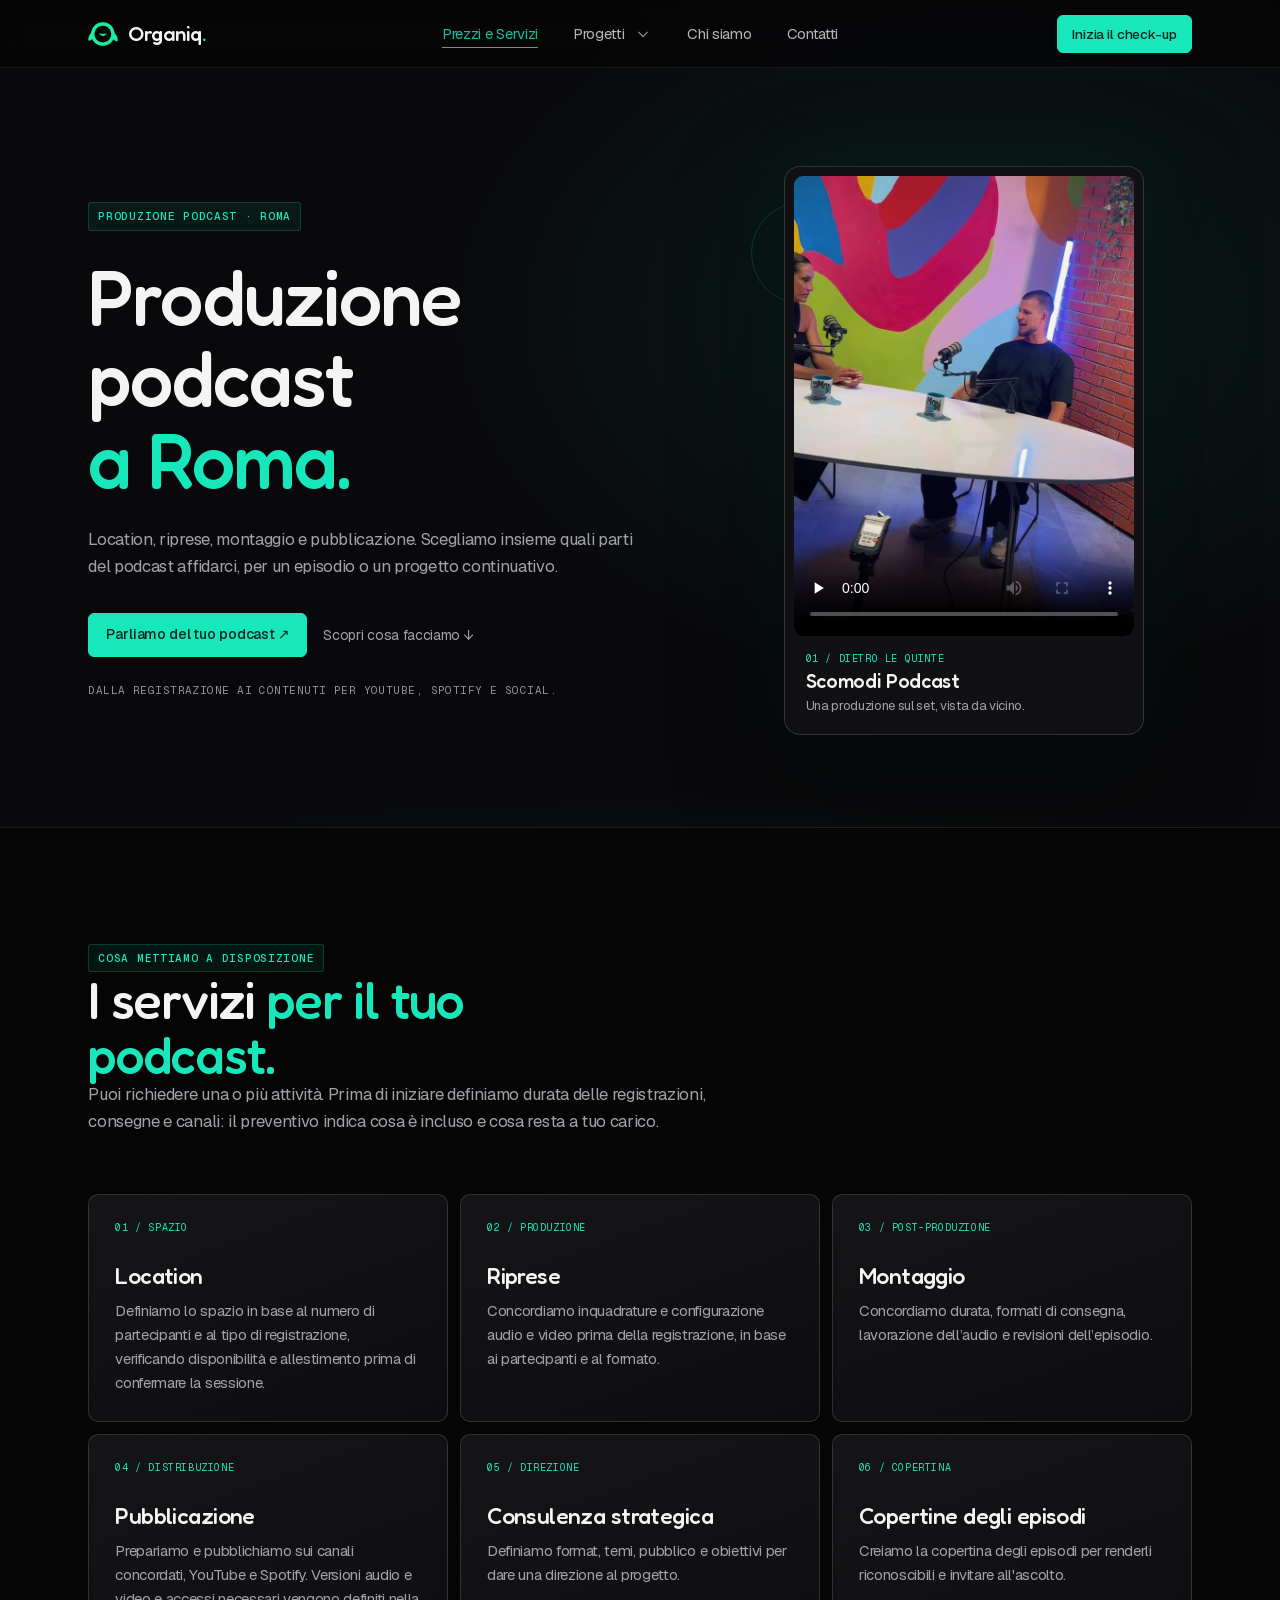
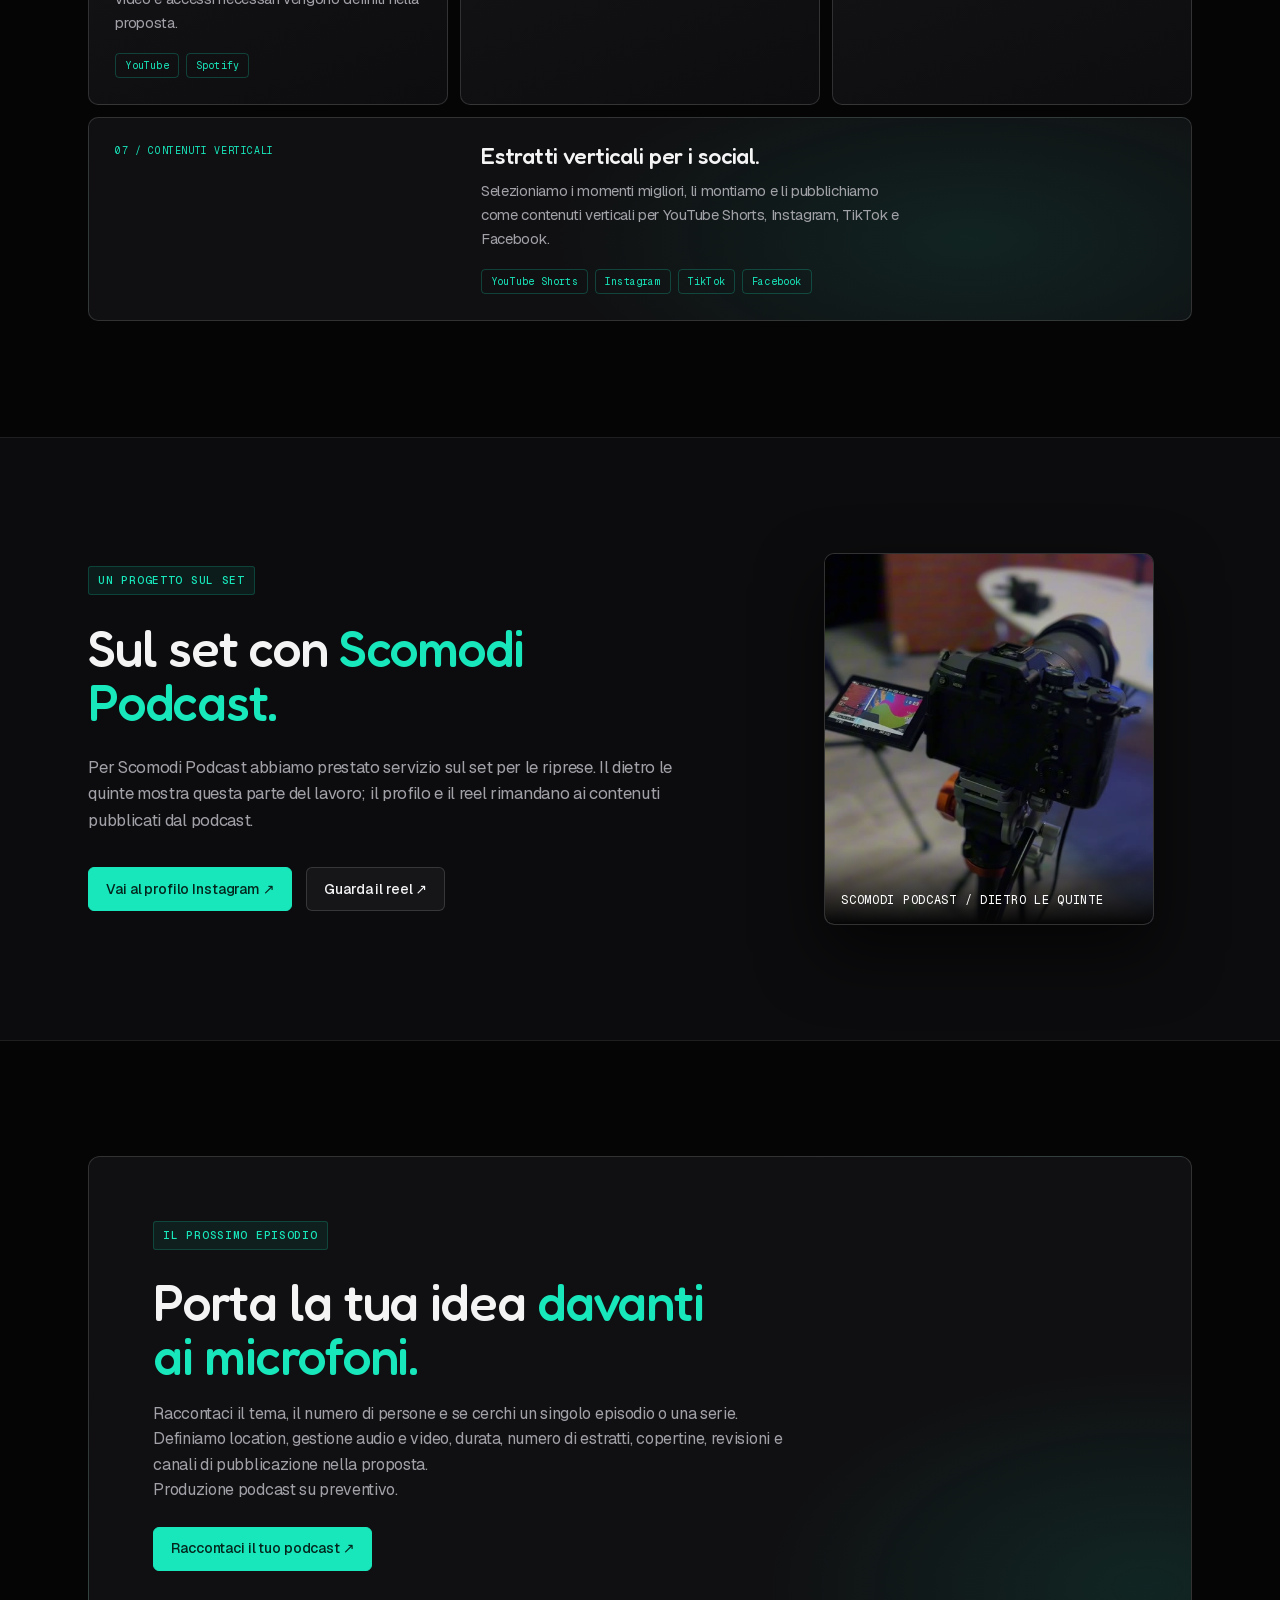
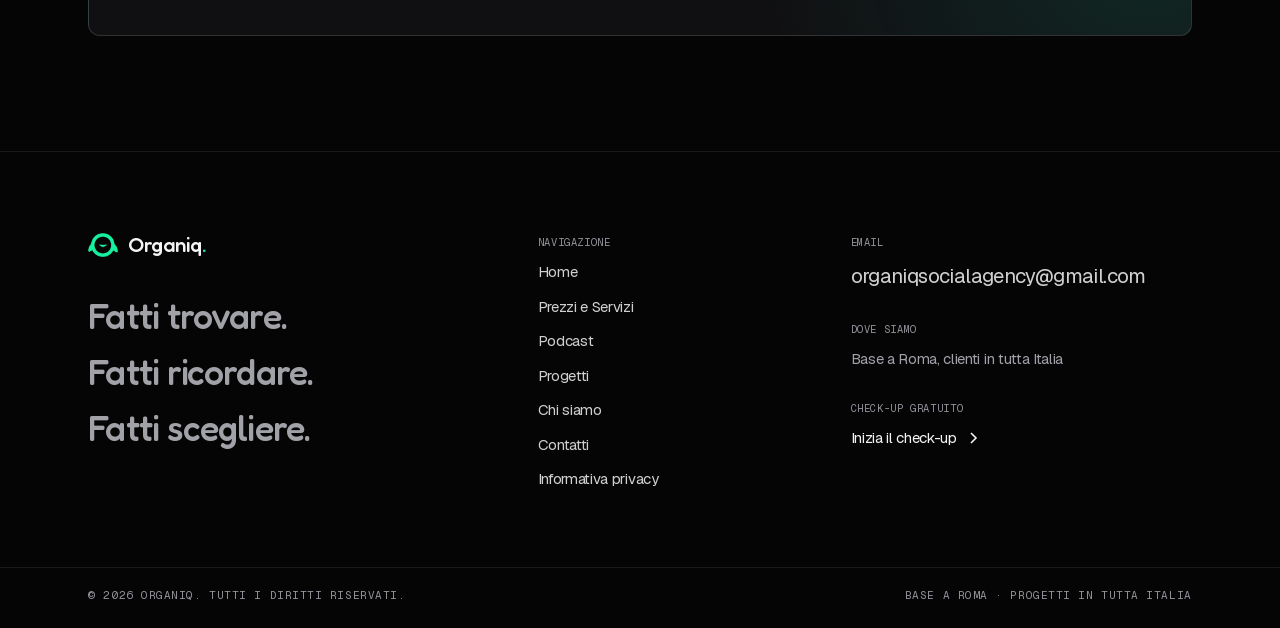
<file: podcast.html>
<!doctype html>
<html lang="it">
<head>
  <meta charset="utf-8">
  <meta name="viewport" content="width=device-width, initial-scale=1">
  <title>Produzione podcast a Roma | Organiq</title>
  <meta name="description" content="Produci il tuo podcast con Organiq: location, riprese, montaggio, copertina e pubblicazione su YouTube e Spotify. Servizio su preventivo.">
  <link rel="canonical" href="https://organiq-agency.it/podcast.html">
  <meta property="og:title" content="Produzione podcast | Organiq">
  <meta property="og:description" content="Dal set alla pubblicazione: riprese, montaggio e contenuti verticali per il tuo podcast.">
  <meta property="og:type" content="website">
  <meta property="og:url" content="https://organiq-agency.it/podcast.html">
  <meta property="og:image" content="https://organiq-agency.it/assets/podcast/scomodi-poster-v2.jpg">
  <meta name="theme-color" content="#050506">
  <link rel="icon" href="assets/favicon.png">
  <link rel="stylesheet" href="css/fonts-local.css?v=1">
  <link rel="stylesheet" href="css/landing.css?v=5fb6ddc3f4">
  <link rel="stylesheet" href="css/navigation.css?v=4">
  <link rel="stylesheet" href="css/site-theme.css?v=3">
  <link rel="stylesheet" href="css/podcast.css?v=1">
<link rel="stylesheet" href="css/mobile-menu.css?v=1">
<link rel="stylesheet" href="css/copy-experience.css?v=1">
</head>
<body class="site-inner podcast-page">
<header class="nav" id="nav">
  <div class="nav-inner">
    <a class="nav-logo" href="index.html" aria-label="Organiq — Home"><img src="assets/mark-mint.png" alt="" width="42" height="34">Organiq<span class="accent">.</span></a>
    <nav aria-label="Navigazione principale"><ul class="nav-links">
      <li><a href="servizi.html" aria-current="page">Prezzi e Servizi</a></li>
      <li class="project-menu"><div class="project-menu-top"><a href="portfolio.html">Progetti</a><button class="project-toggle" aria-label="Apri categorie progetti" aria-expanded="false" aria-controls="project-dropdown">⌄</button></div><ul class="project-dropdown" id="project-dropdown" hidden><li><a href="portfolio.html#social-video">Social e video</a></li><li><a href="portfolio.html#brand-design">Identità visiva</a></li><li><a href="portfolio.html#landing-realizzate">Siti web</a></li></ul></li>
      <li><a href="chi-siamo.html">Chi siamo</a></li><li><a href="contatti.html">Contatti</a></li>
    </ul></nav>
    <a href="check-up.html" class="btn btn-primary nav-cta">Inizia il check-up</a>
    <button class="nav-burger" id="burger" aria-expanded="false" aria-controls="mobileMenu" aria-label="Apri menu"><span></span><span></span><span></span></button>
  </div>
</header>
<div class="nav-mobile" id="mobileMenu">
  <ul><li><a href="index.html">Home</a></li><li><a href="servizi.html" aria-current="page">Prezzi e Servizi</a></li><li><details class="mobile-projects"><summary>Progetti</summary><a href="portfolio.html">Tutti i progetti</a><a href="portfolio.html#social-video">Social e video</a><a href="portfolio.html#brand-design">Identità visiva</a><a href="portfolio.html#landing-realizzate">Siti web</a></details></li><li><a href="chi-siamo.html">Chi siamo</a></li><li><a href="contatti.html">Contatti</a></li></ul>
  <a href="check-up.html" class="btn btn-primary">Inizia il check-up</a>
</div>

<main id="contenuto">
  <section class="podcast-hero" aria-labelledby="podcast-title">
    <div class="container podcast-hero-grid">
      <div class="podcast-hero-copy">
        <span class="eyebrow">Produzione podcast · Roma</span>
        <h1 id="podcast-title">Produzione podcast<br><span class="accent-grad">a Roma.</span></h1>
        <p class="lead">Location, riprese, montaggio e pubblicazione. Scegliamo insieme quali parti del podcast affidarci, per un episodio o un progetto continuativo.</p>
        <div class="podcast-hero-actions"><a class="btn btn-primary" href="contatti.html?servizio=Podcast">Parliamo del tuo podcast ↗</a><a class="podcast-text-link" href="#cosa-facciamo">Scopri cosa facciamo ↓</a></div>
        <p class="podcast-hero-note">Dalla registrazione ai contenuti per YouTube, Spotify e social.</p>
      </div>
      <figure class="podcast-film">
        <div class="podcast-film-screen">
          <video controls playsinline preload="none" poster="assets/podcast/scomodi-poster-v2.jpg" width="720" height="1280" aria-label="Dietro le quinte della produzione di Scomodi Podcast">
            <source src="assets/podcast/scomodi-bts-v2.mp4" type="video/mp4">
            Il tuo browser non supporta la riproduzione video. <a href="assets/podcast/scomodi-bts-v2.mp4">Apri il video</a>.
          </video>
        </div>
        <figcaption><span class="mono">01 / DIETRO LE QUINTE</span><strong>Scomodi Podcast</strong><span>Una produzione sul set, vista da vicino.</span></figcaption>
      </figure>
    </div>
  </section>

  <section class="section podcast-offer" id="cosa-facciamo" aria-labelledby="offer-title">
    <div class="container">
      <div class="podcast-section-head"><span class="eyebrow">Cosa mettiamo a disposizione</span><h2 id="offer-title">I servizi <span class="accent-grad">per il tuo podcast.</span></h2><p class="lead">Puoi richiedere una o più attività. Prima di iniziare definiamo durata delle registrazioni, consegne e canali: il preventivo indica cosa è incluso e cosa resta a tuo carico.</p></div>
      <ol class="podcast-offer-grid">
        <li><span class="podcast-n mono">01 / SPAZIO</span><h3>Location</h3><p>Definiamo lo spazio in base al numero di partecipanti e al tipo di registrazione, verificando disponibilità e allestimento prima di confermare la sessione.</p></li>
        <li><span class="podcast-n mono">02 / PRODUZIONE</span><h3>Riprese</h3><p>Concordiamo inquadrature e configurazione audio e video prima della registrazione, in base ai partecipanti e al formato.</p></li>
        <li><span class="podcast-n mono">03 / POST-PRODUZIONE</span><h3>Montaggio</h3><p>Concordiamo durata, formati di consegna, lavorazione dell’audio e revisioni dell’episodio.</p></li>
        <li><span class="podcast-n mono">04 / DISTRIBUZIONE</span><h3>Pubblicazione</h3><p>Prepariamo e pubblichiamo sui canali concordati, YouTube e Spotify. Versioni audio e video e accessi necessari vengono definiti nella proposta.</p><div class="podcast-tags"><span>YouTube</span><span>Spotify</span></div></li>
        <li><span class="podcast-n mono">05 / DIREZIONE</span><h3>Consulenza strategica</h3><p>Definiamo format, temi, pubblico e obiettivi per dare una direzione al progetto.</p></li>
        <li><span class="podcast-n mono">06 / COPERTINA</span><h3>Copertine degli episodi</h3><p>Creiamo la copertina degli episodi per renderli riconoscibili e invitare all'ascolto.</p></li>
        <li class="podcast-offer-wide"><span class="podcast-n mono">07 / CONTENUTI VERTICALI</span><div><h3>Estratti verticali per i social.</h3><p>Selezioniamo i momenti migliori, li montiamo e li pubblichiamo come contenuti verticali per YouTube Shorts, Instagram, TikTok e Facebook.</p><div class="podcast-tags"><span>YouTube Shorts</span><span>Instagram</span><span>TikTok</span><span>Facebook</span></div></div></li>
      </ol>
    </div>
  </section>

  <section class="section podcast-proof" aria-labelledby="proof-title">
    <div class="container podcast-proof-grid">
      <div><span class="eyebrow">Un progetto sul set</span><h2 id="proof-title">Sul set con <span class="accent-grad">Scomodi Podcast.</span></h2><p class="lead">Per Scomodi Podcast abbiamo prestato servizio sul set per le riprese. Il dietro le quinte mostra questa parte del lavoro; il profilo e il reel rimandano ai contenuti pubblicati dal podcast.</p><div class="podcast-proof-actions"><a class="btn btn-primary" href="https://www.instagram.com/scomodi.podcast/" target="_blank" rel="noopener noreferrer">Vai al profilo Instagram ↗</a><a class="btn btn-ghost" href="https://www.instagram.com/reel/Dd3jKPkIfMR/" target="_blank" rel="noopener noreferrer">Guarda il reel ↗</a></div></div>
      <div class="podcast-proof-visual"><img src="assets/podcast/scomodi-camera.jpg" alt="Set e attrezzatura video durante la produzione di Scomodi Podcast" width="540" height="960" loading="lazy"><span class="mono">Scomodi Podcast / Dietro le quinte</span></div>
    </div>
  </section>

  <section class="section podcast-cta" aria-labelledby="podcast-cta-title"><div class="container"><div class="podcast-cta-box"><span class="eyebrow">Il prossimo episodio</span><h2 id="podcast-cta-title">Porta la tua idea <span class="accent-grad">davanti ai microfoni.</span></h2><p>Raccontaci il tema, il numero di persone e se cerchi un singolo episodio o una serie. Definiamo location, gestione audio e video, durata, numero di estratti, copertine, revisioni e canali di pubblicazione nella proposta.</p><p class="podcast-price-note">Produzione podcast su preventivo.</p><a class="btn btn-primary" href="contatti.html?servizio=Podcast">Raccontaci il tuo podcast ↗</a></div></div></section>
</main>

<footer class="footer">
  <div class="container footer-grid">
    <div class="footer-brand"><a class="nav-logo" href="index.html" aria-label="Organiq — Home"><img src="assets/mark-mint.png" alt="" width="34" height="27"><span>Organiq<em>.</em></span></a><p class="footer-claim">Fatti trovare.<br>Fatti ricordare.<br>Fatti scegliere.</p></div>
    <nav class="footer-col" aria-label="Navigazione footer"><span class="mono dim">Navigazione</span><a href="index.html">Home</a><a href="servizi.html">Prezzi e Servizi</a><a href="podcast.html" aria-current="page">Podcast</a><a href="portfolio.html">Progetti</a><a href="chi-siamo.html">Chi siamo</a><a href="contatti.html">Contatti</a><a href="privacy.html">Informativa privacy</a></nav>
    <div class="footer-col"><span class="mono dim">Email</span><a class="footer-mail" href="mailto:organiqsocialagency@gmail.com">organiqsocialagency@gmail.com</a><span class="mono dim">Dove siamo</span><p>Base a Roma, clienti in tutta Italia</p><span class="mono dim">Check-up gratuito</span><a class="link-arrow" href="check-up.html">Inizia il check-up <svg viewBox="0 0 16 16" aria-hidden="true"><path d="M6 3l5 5-5 5"/></svg></a></div>
  </div>
  <div class="container footer-bottom mono dim"><span>© 2026 Organiq. Tutti i diritti riservati.</span><span>Base a Roma · Progetti in tutta Italia</span></div>
</footer>
<script src="js/main.js?v=copy2" defer></script>
<script src="js/navigation.js?v=3" defer></script>
</body>
</html>
</file>
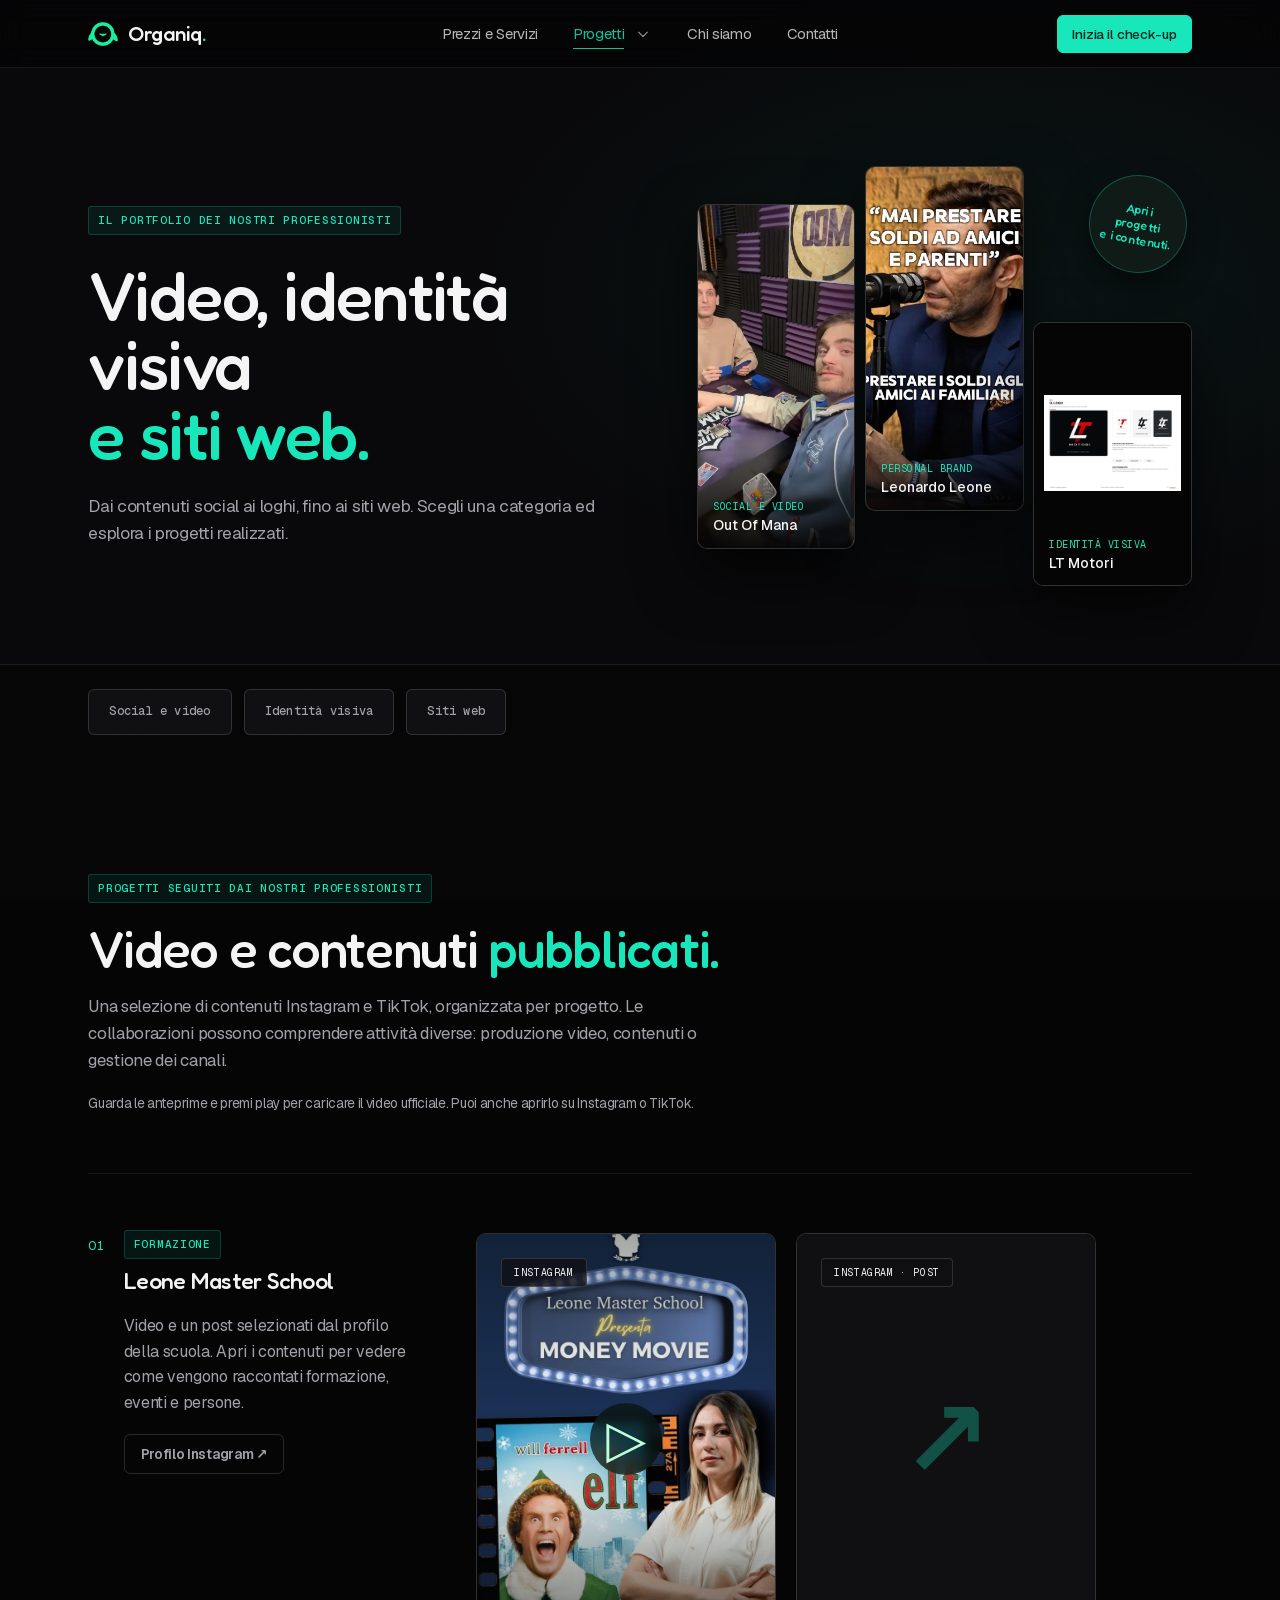
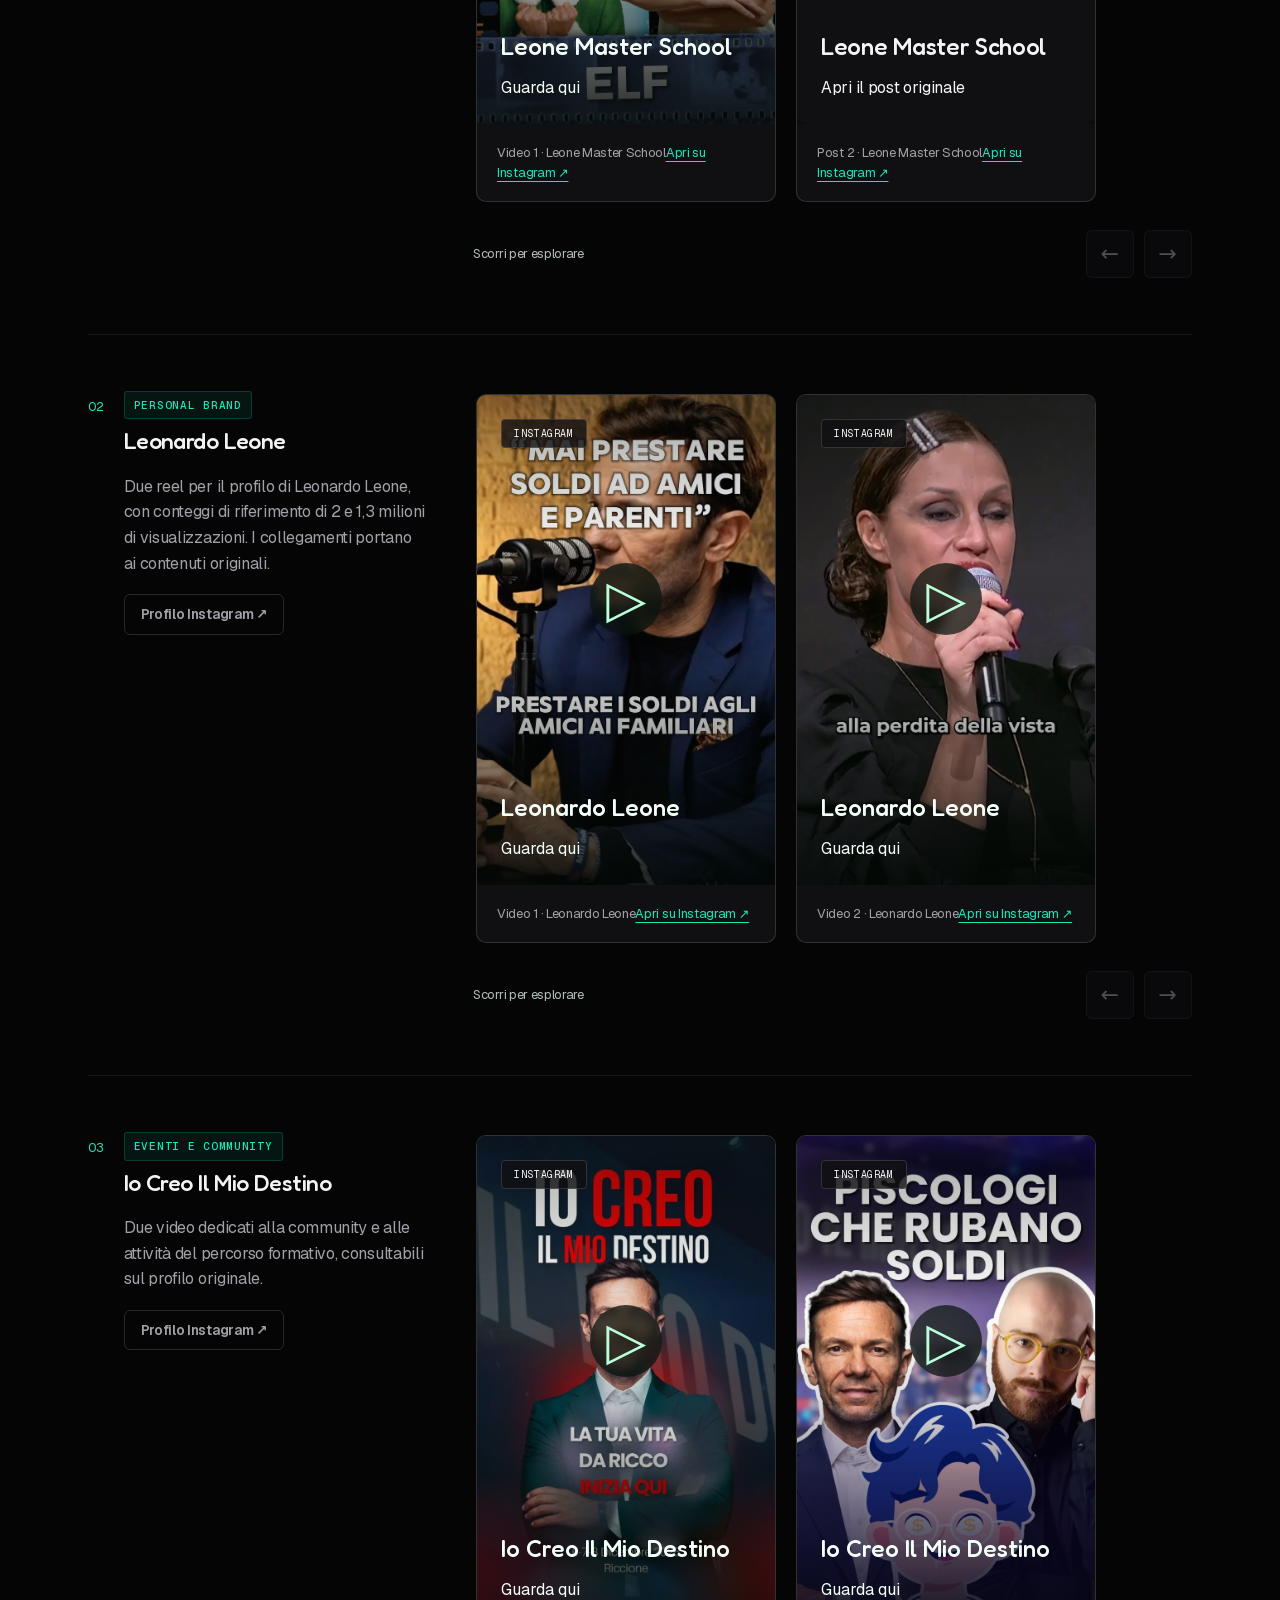
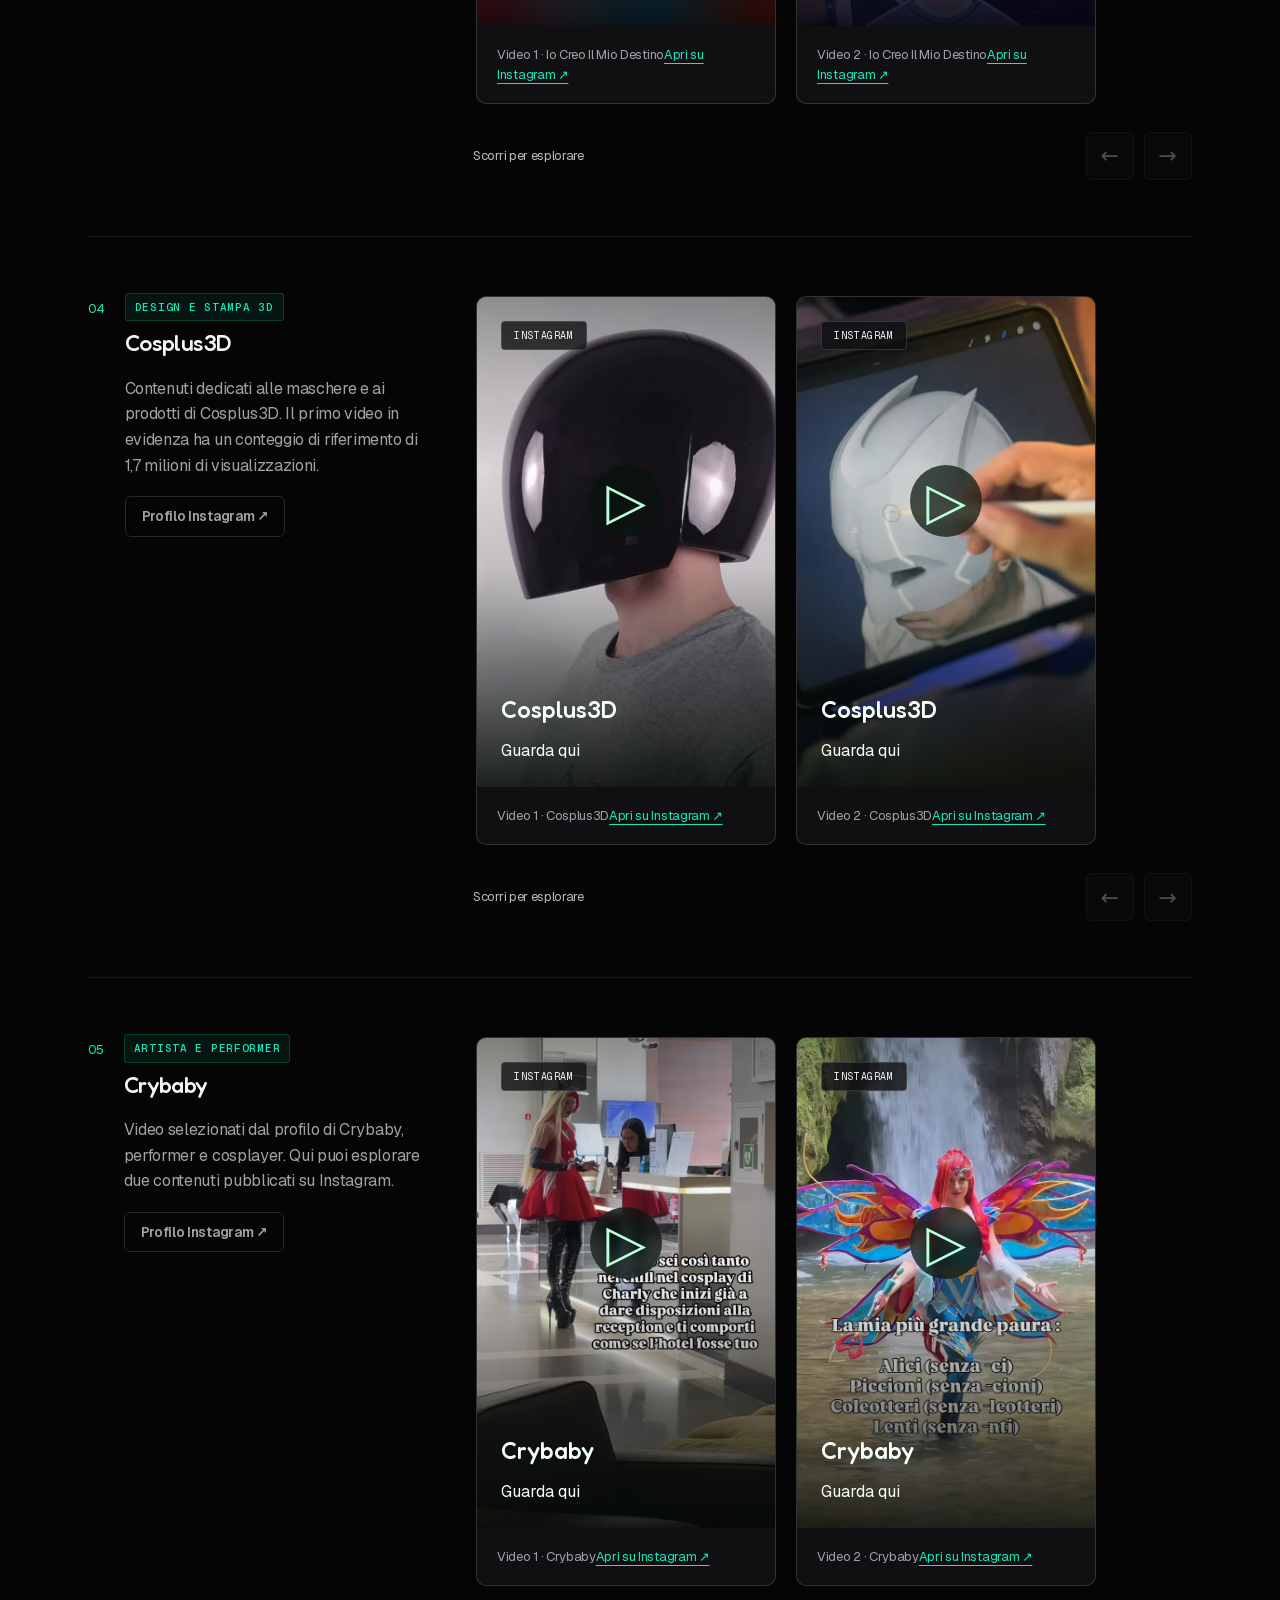
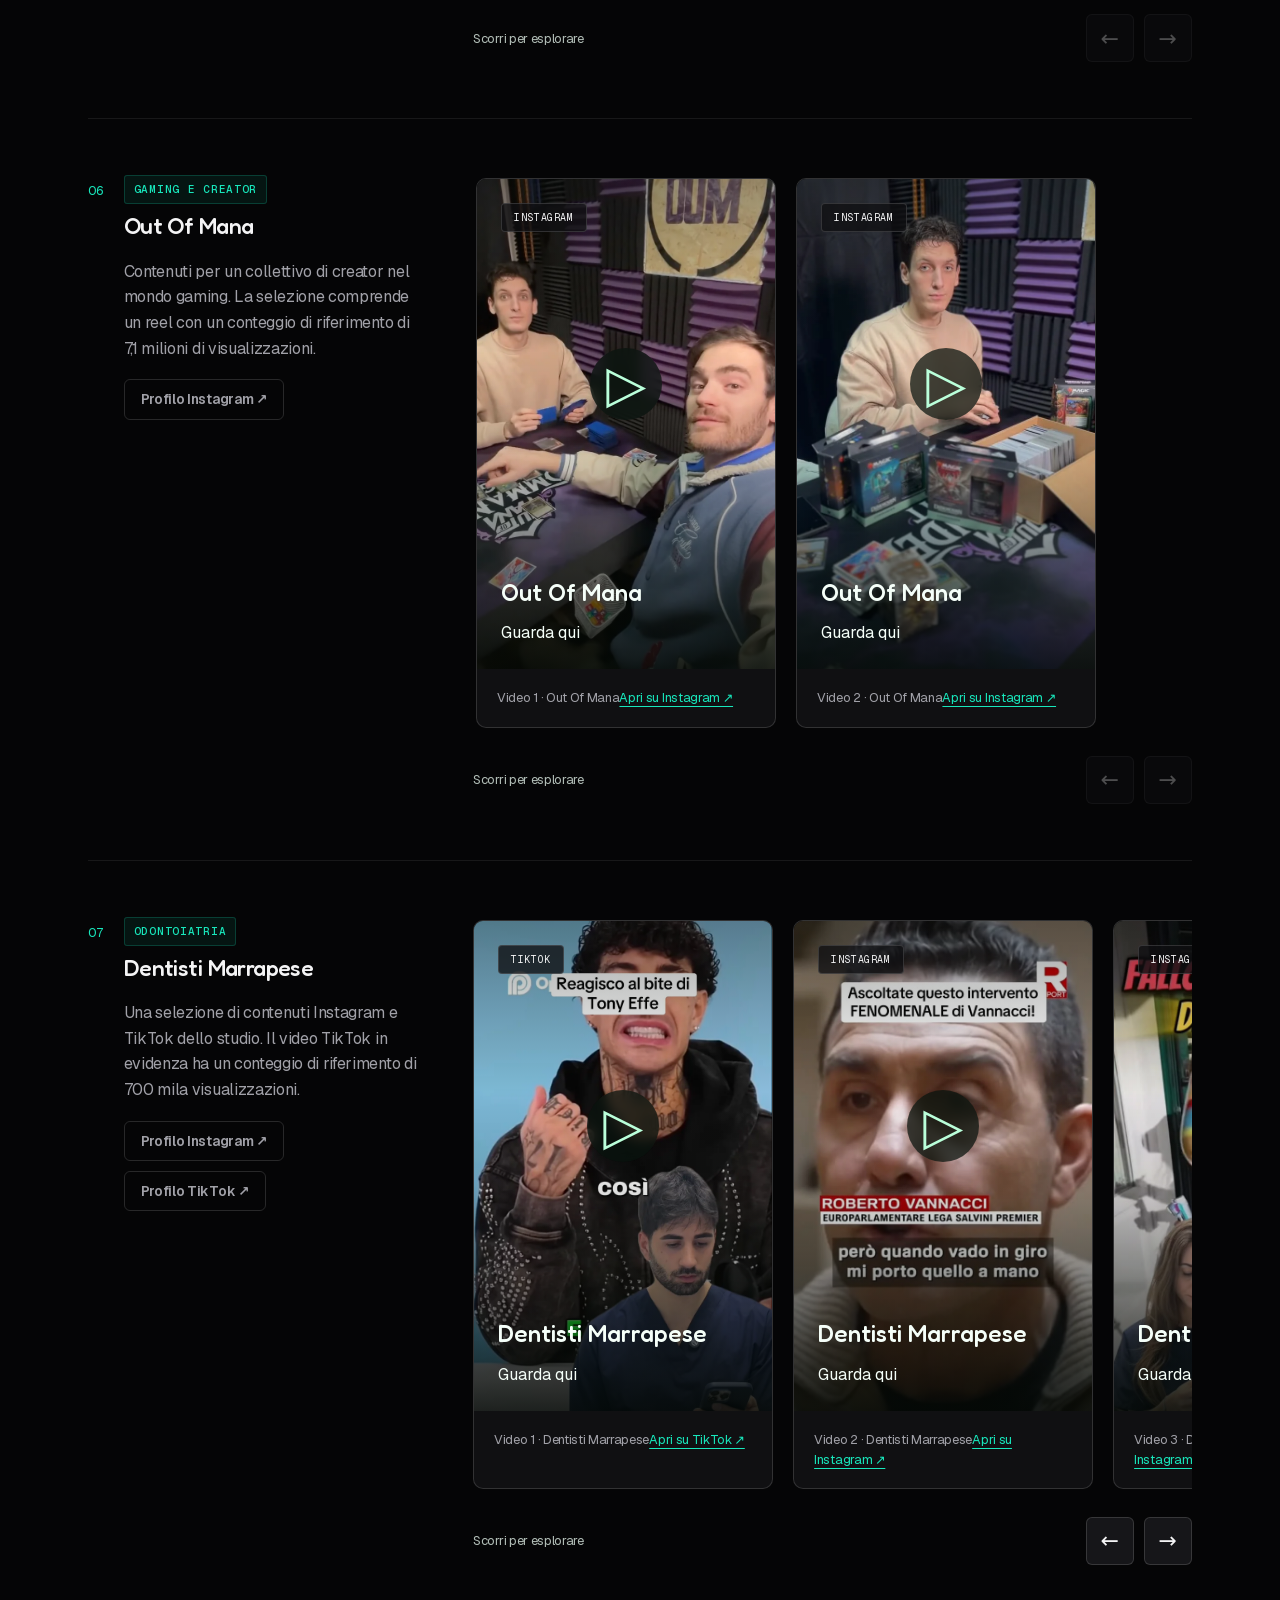
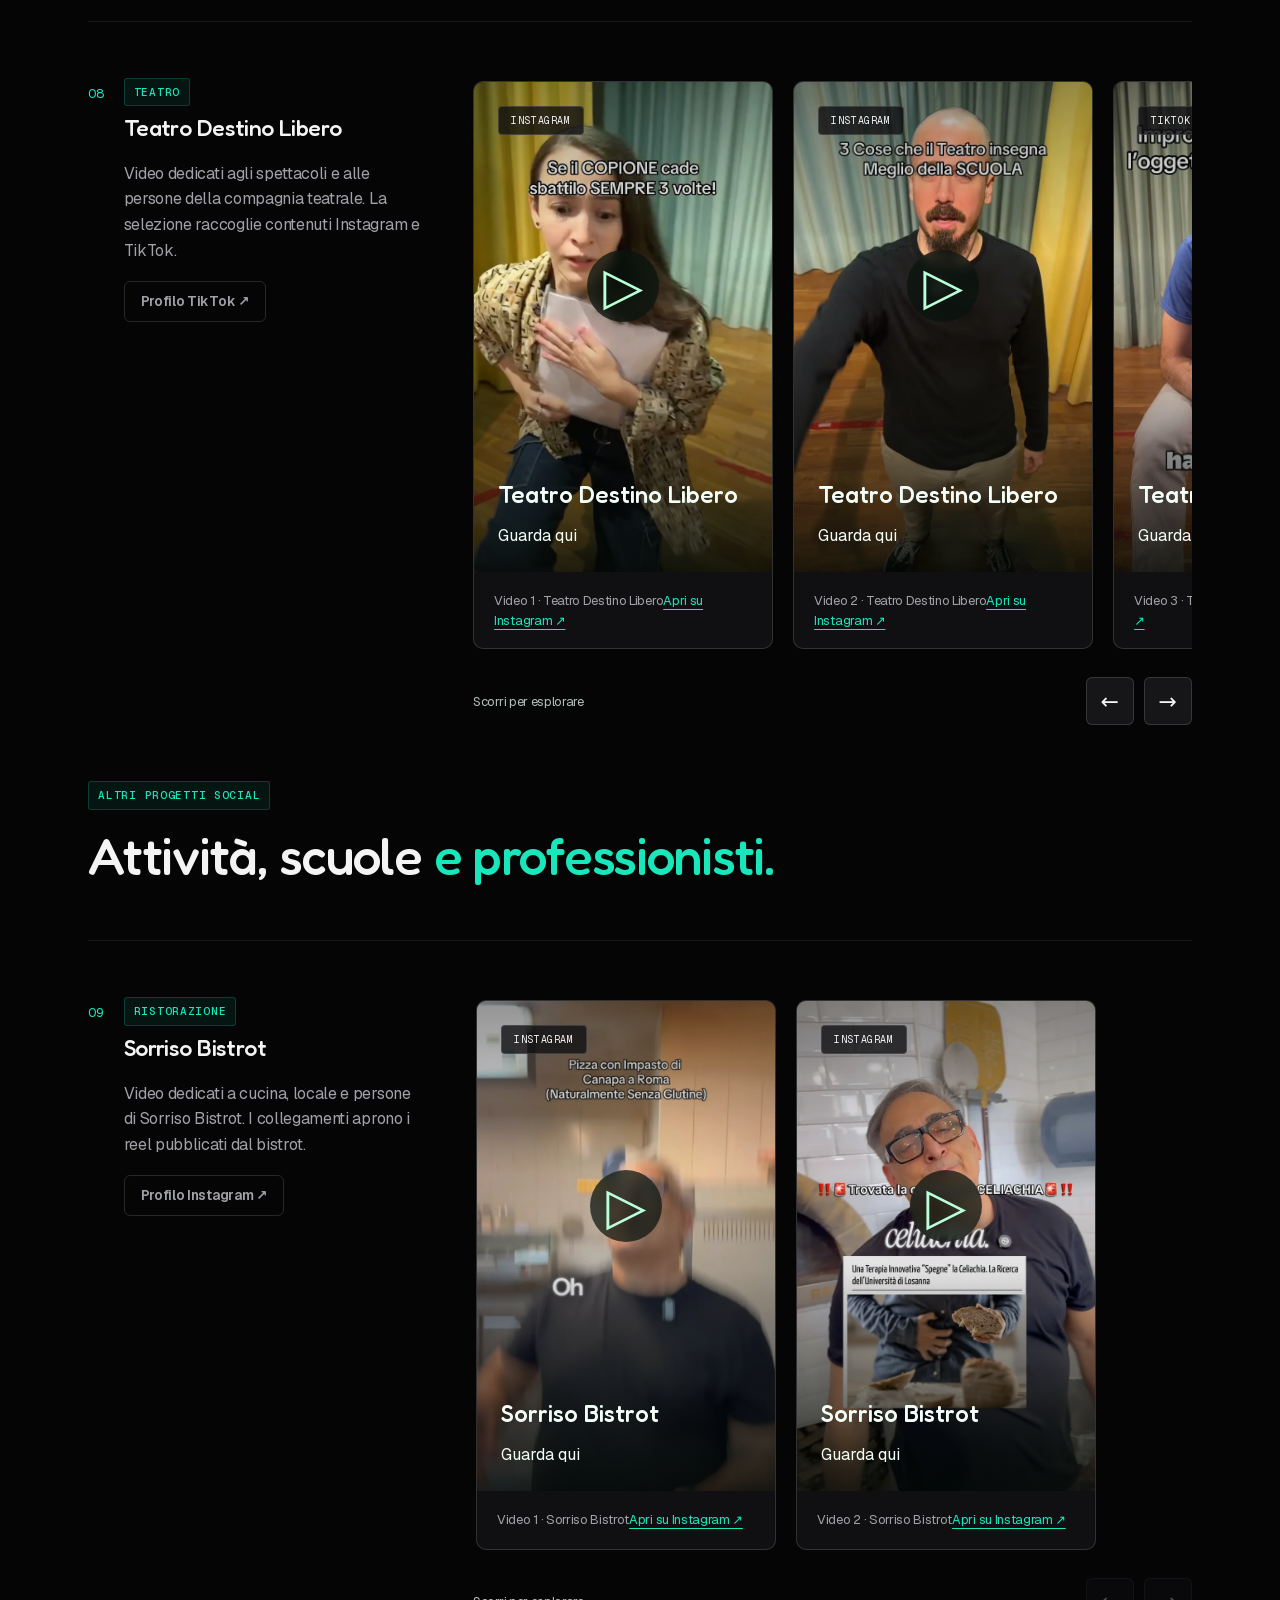
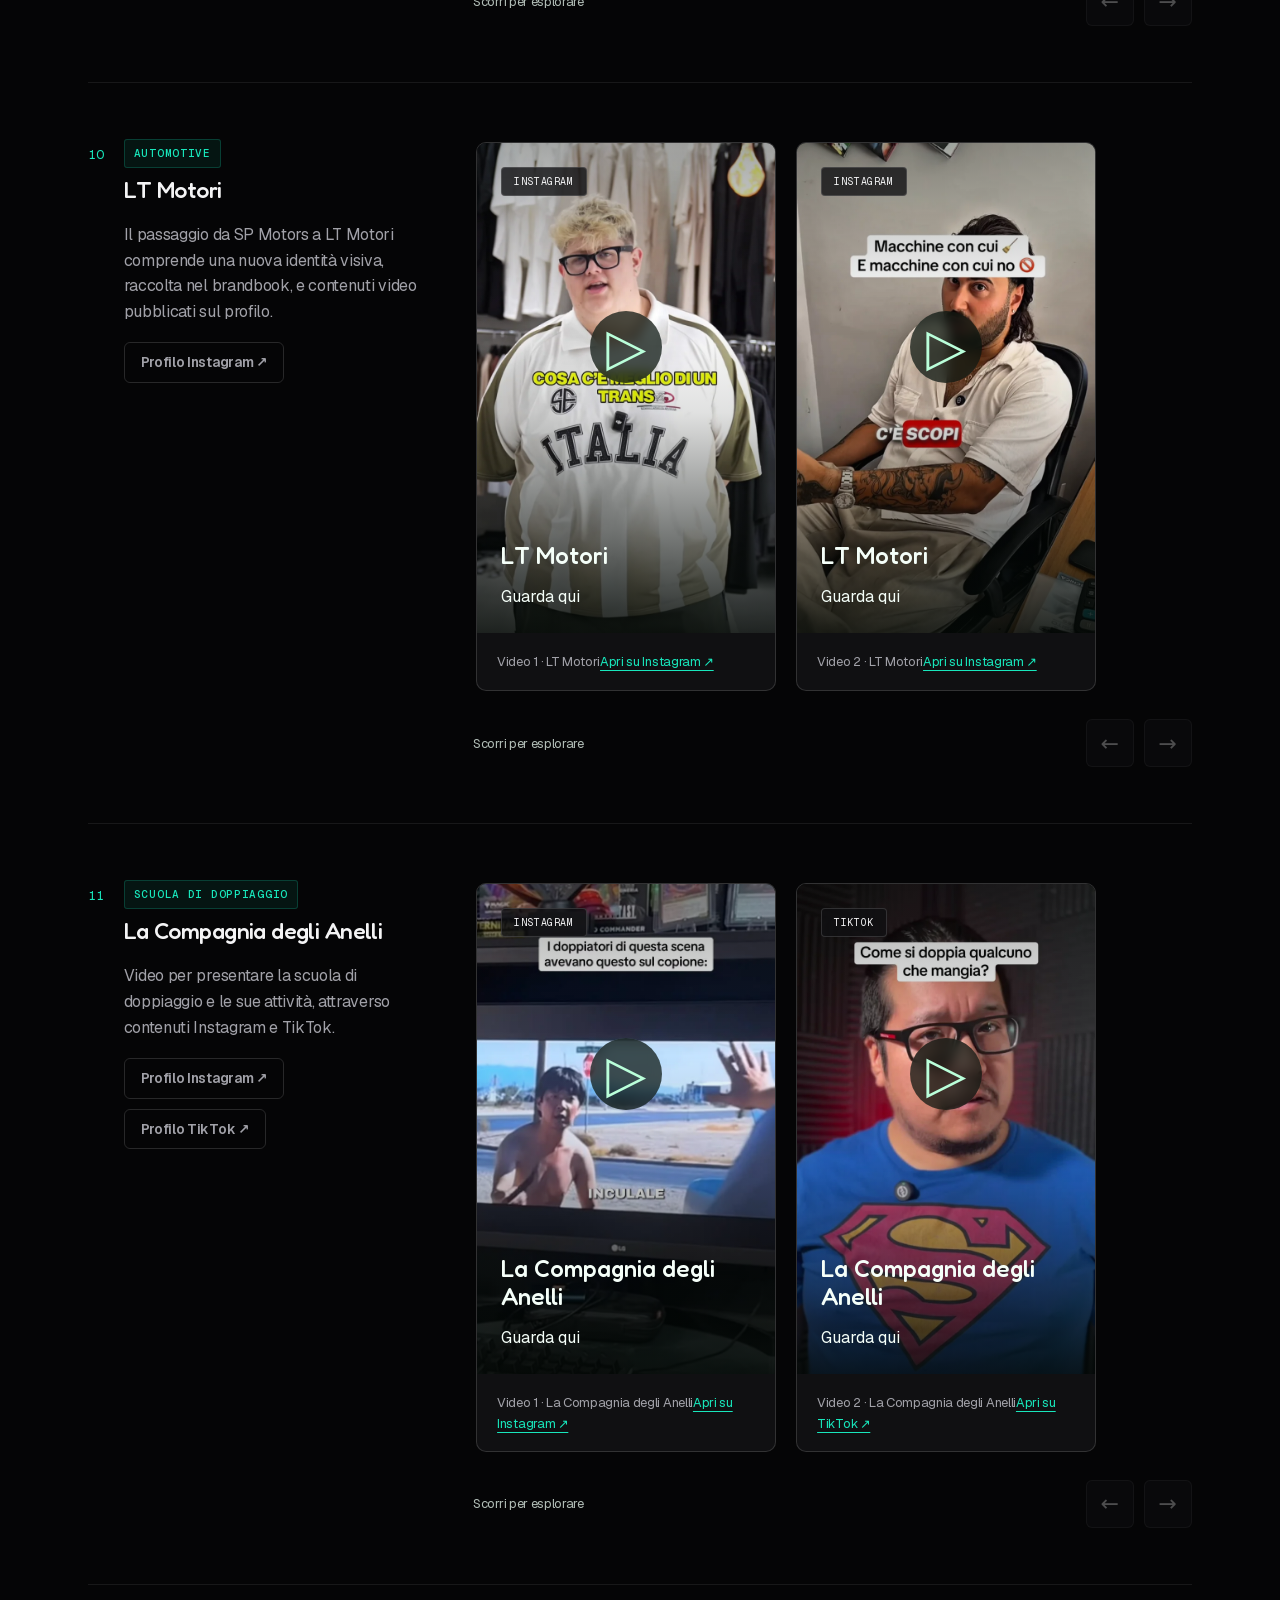
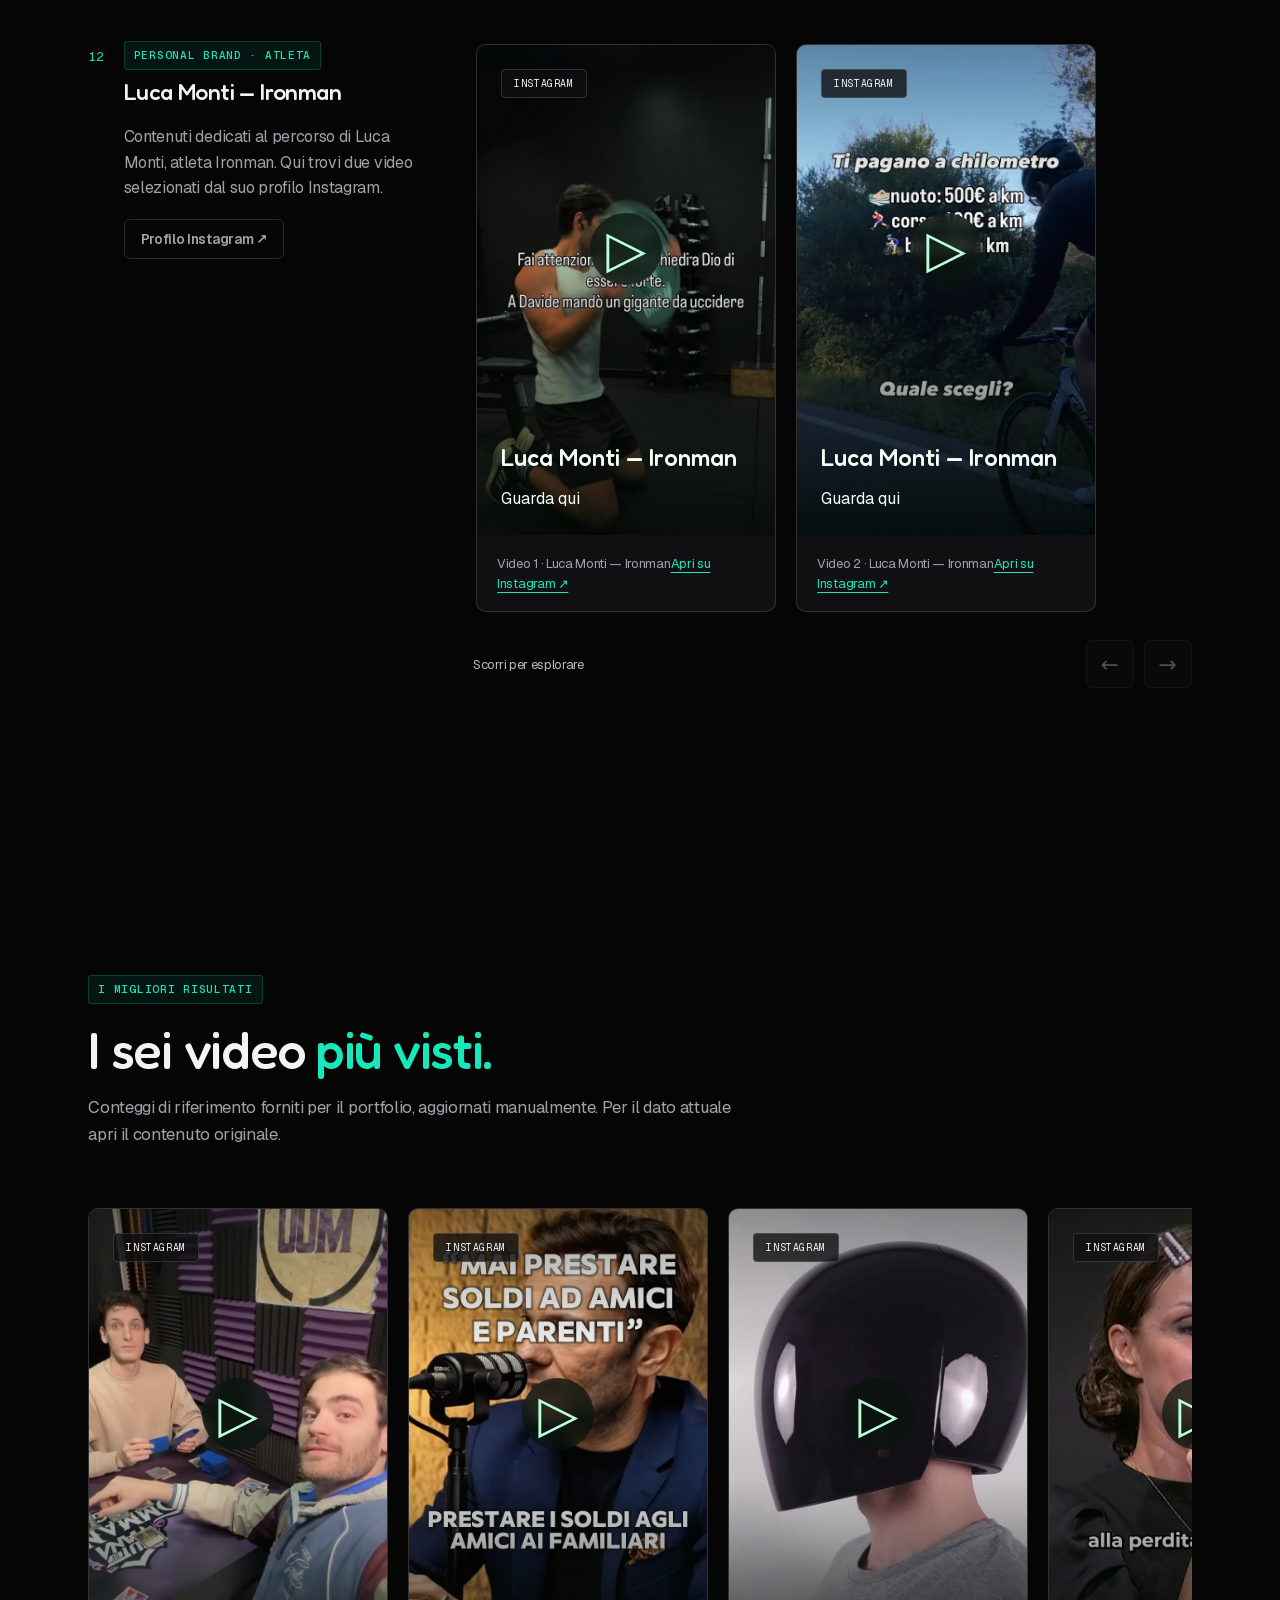
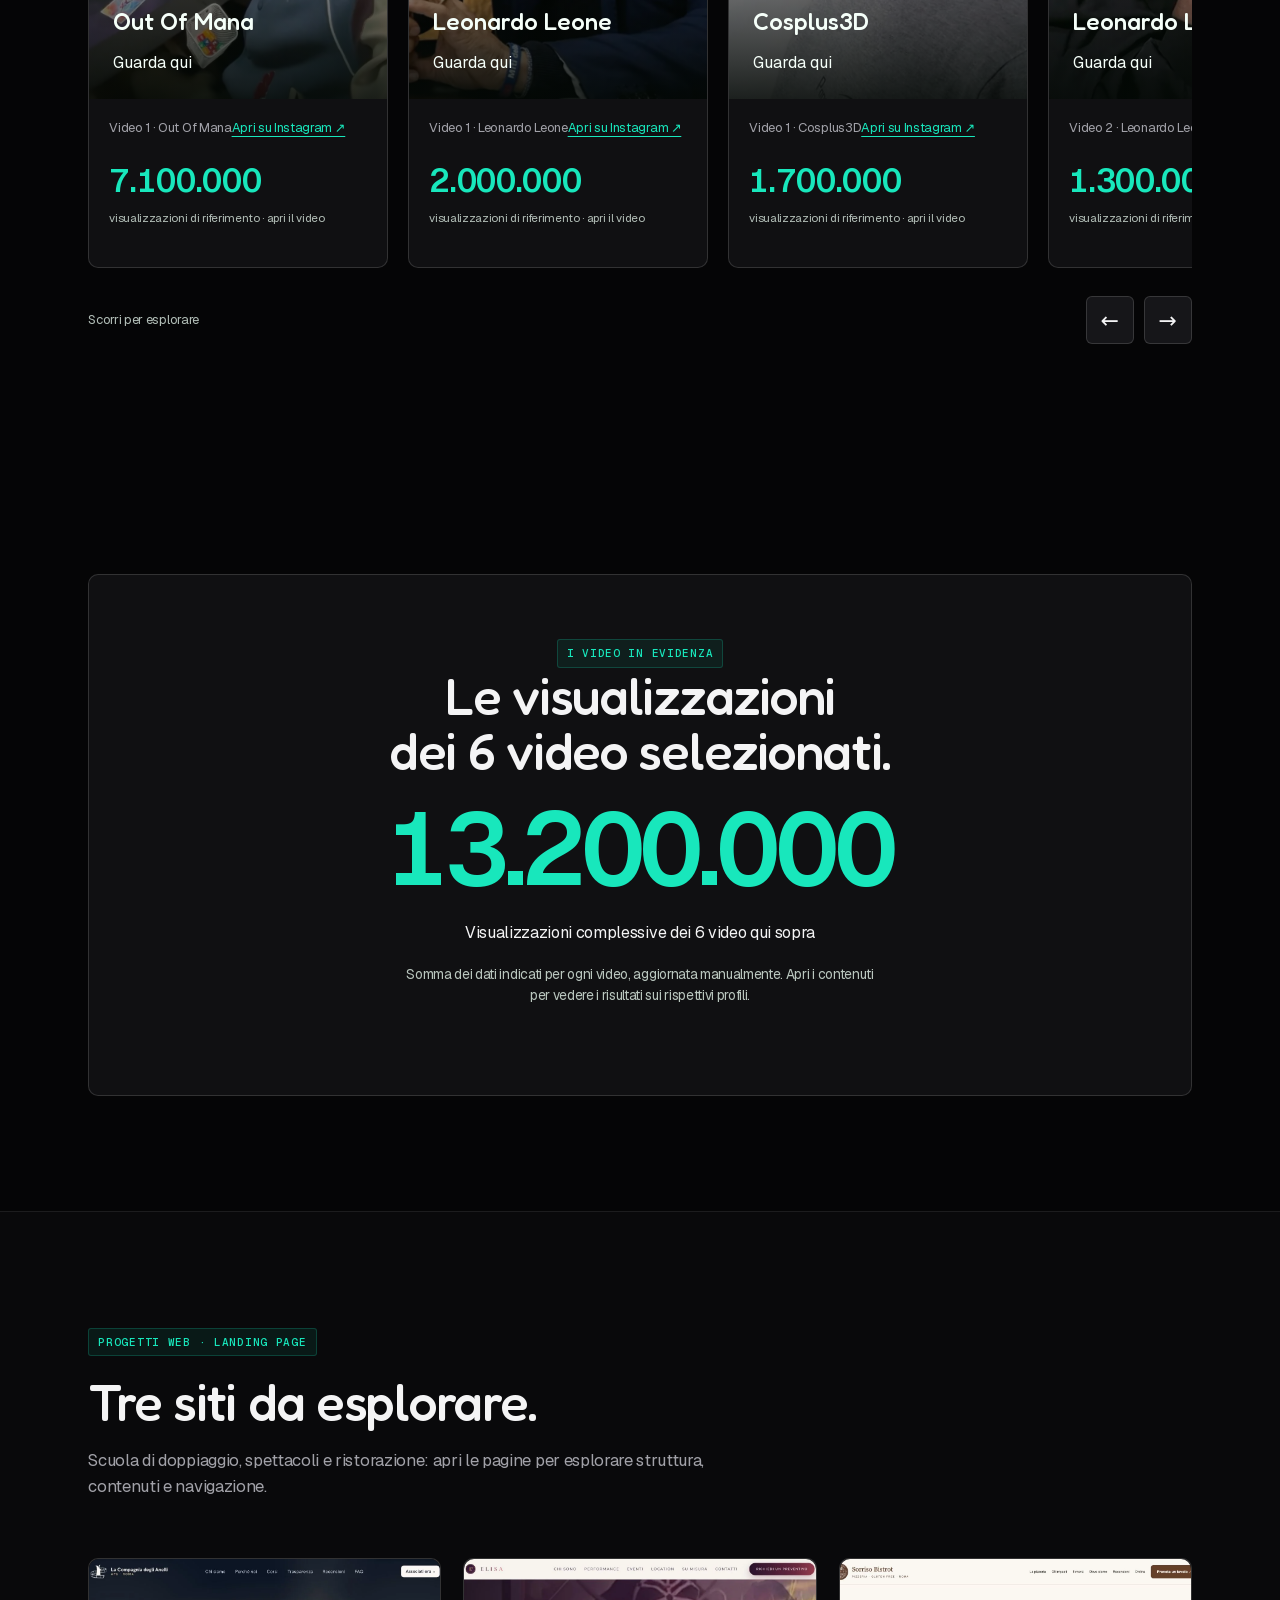
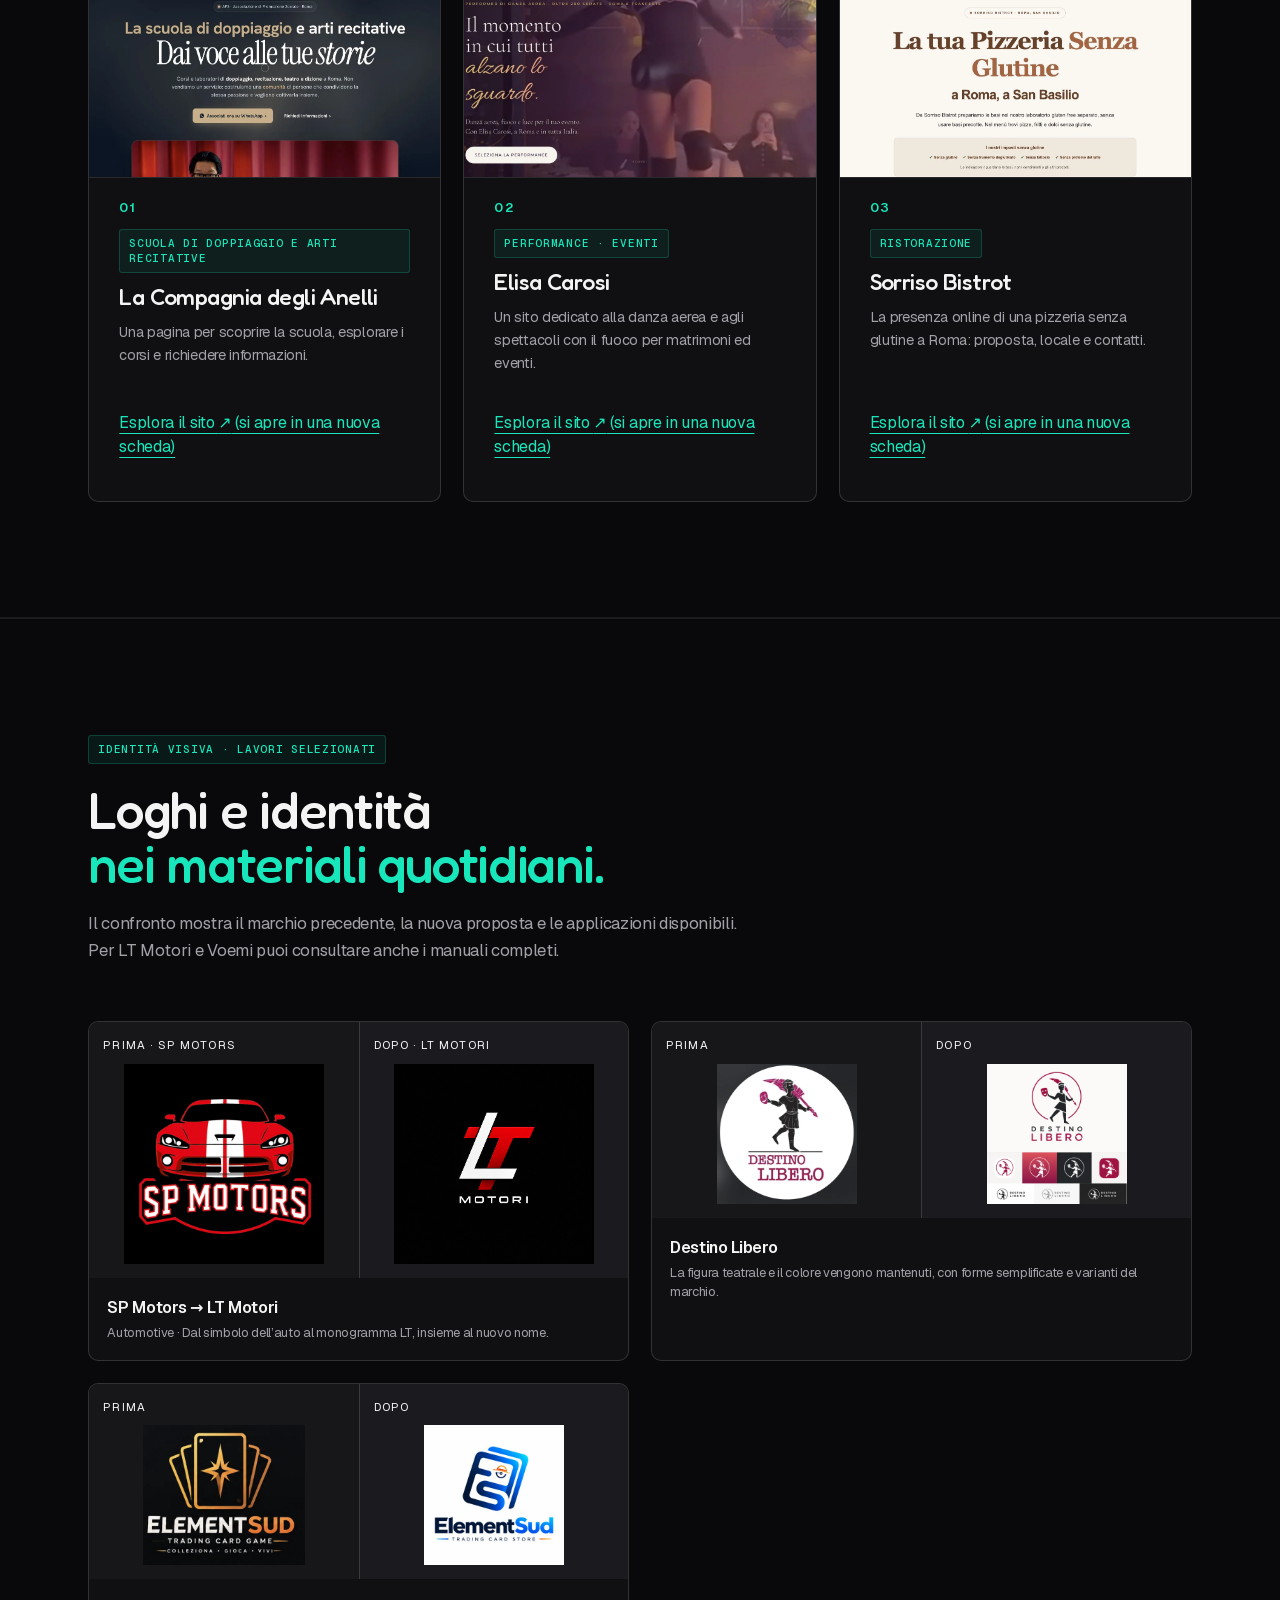
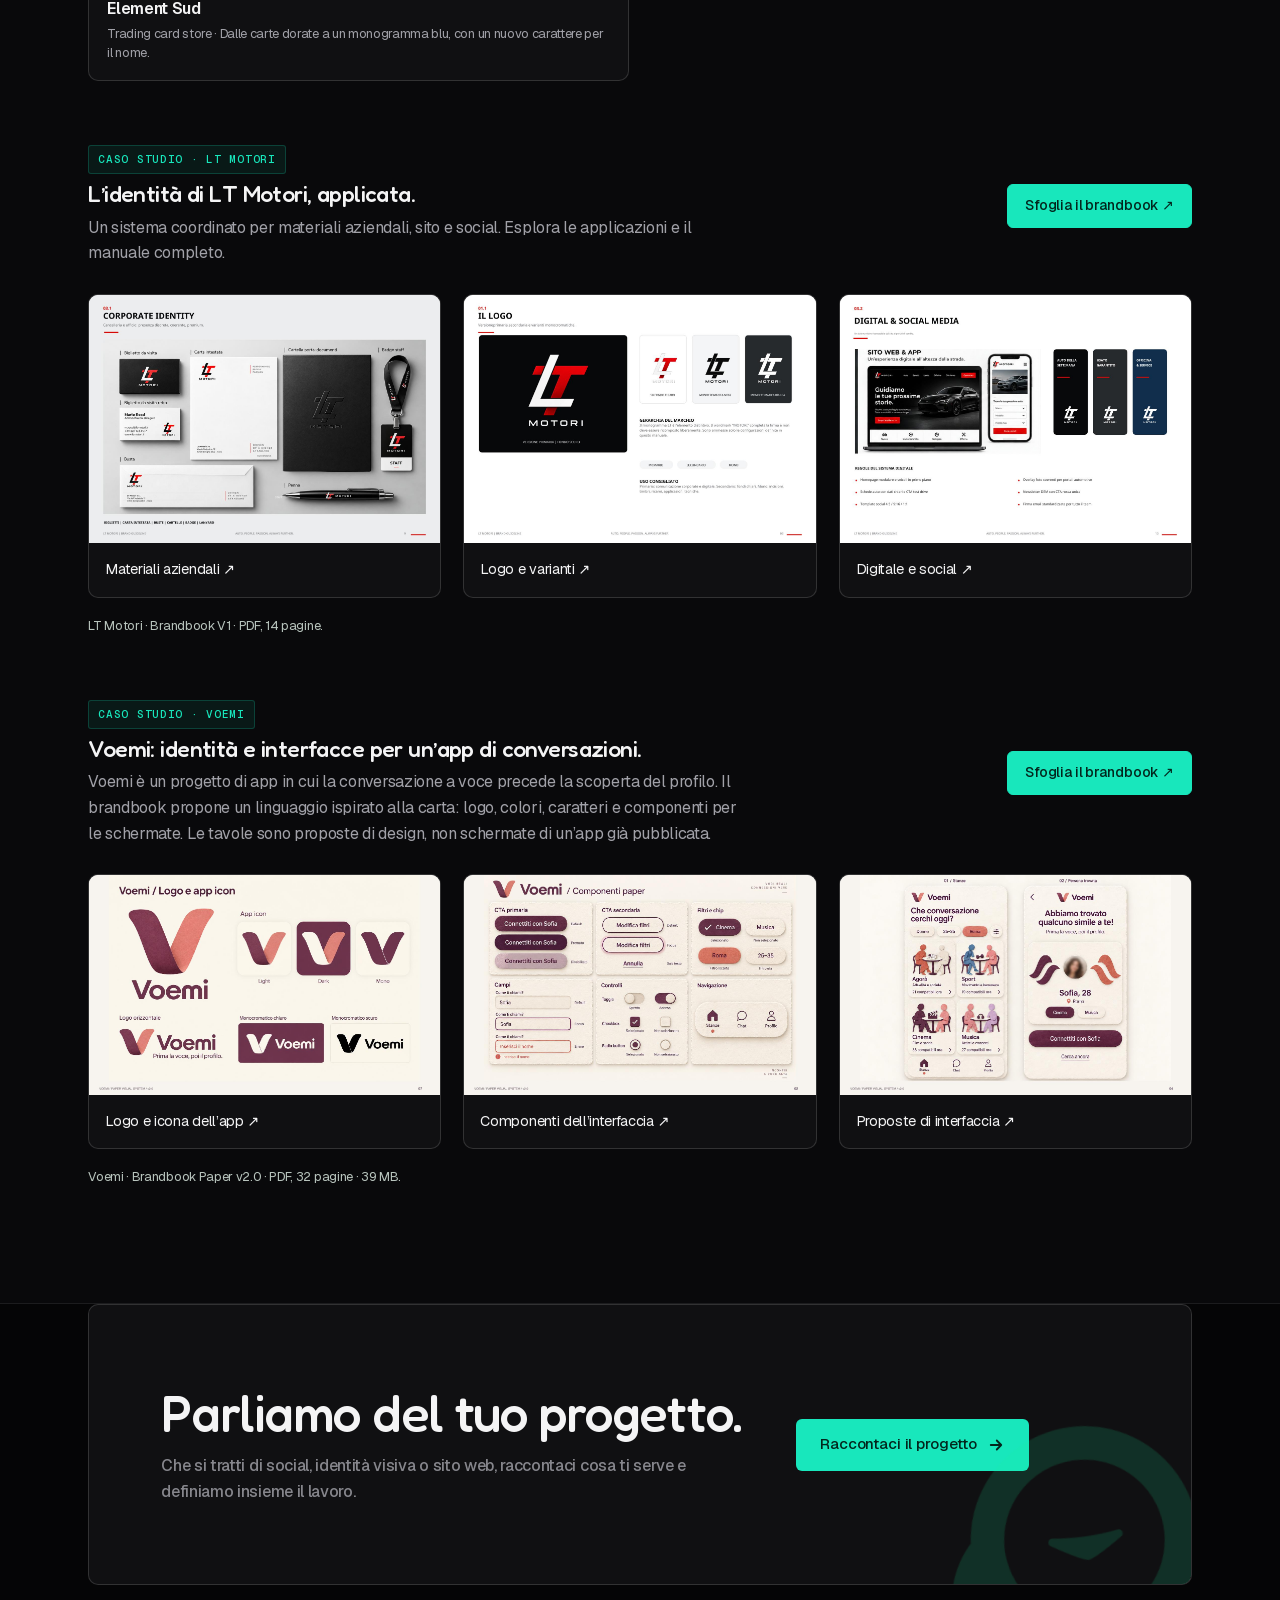
<file: portfolio.html>
<!DOCTYPE html>
<html lang="it">
<head>
<meta charset="UTF-8">
<meta name="viewport" content="width=device-width, initial-scale=1.0">
<title>Progetti social, identità visiva e siti web | Organiq</title>
<meta name="description" content="Esplora i progetti seguiti dai professionisti di Organiq: video social, identità visive e siti web. Anteprime, contenuti e manuali da consultare.">
<meta property="og:title" content="Progetti social, identità visiva e siti web | Organiq">
<meta property="og:description" content="Video, identità visive e siti web dal portfolio dei nostri professionisti. Apri i progetti e guarda i contenuti pubblicati.">
<meta property="og:url" content="https://organiq-agency.it/portfolio.html">
<meta property="og:type" content="website">
<meta property="og:locale" content="it_IT">
<link rel="canonical" href="https://organiq-agency.it/portfolio.html">
<link rel="icon" type="image/png" href="assets/favicon.png">
<link rel="apple-touch-icon" href="assets/apple-touch-icon.png">
<link rel="stylesheet" href="css/fonts-local.css?v=1">
<link rel="stylesheet" href="css/style.css?v=b239be847b">
<link rel="stylesheet" href="css/brand-work.css?v=d51c05b3ef">
<link rel="stylesheet" href="css/navigation.css?v=4">
<meta name="theme-color" content="#050506">
<link rel="stylesheet" href="css/site-theme.css?v=3">
<link rel="stylesheet" href="css/mobile-menu.css?v=1">
<link rel="stylesheet" href="css/copy-experience.css?v=1">
</head>
<body class="site-inner">

<div class="ambient" aria-hidden="true"></div>
<div class="grain" aria-hidden="true"></div>

<header class="nav" id="nav">
  <div class="nav-inner">
    <a class="nav-logo" href="index.html" aria-label="Organiq — Home">
      <img src="assets/mark-mint.png" alt="" width="42" height="34">
      Organiq<span class="accent">.</span>
    </a>
    <nav aria-label="Navigazione principale">
      <ul class="nav-links"><li><a href="servizi.html">Prezzi e Servizi</a></li><li class="project-menu"><div class="project-menu-top"><a href="portfolio.html" aria-current="page">Progetti</a><button class="project-toggle" aria-label="Apri categorie progetti" aria-expanded="false" aria-controls="project-dropdown">⌄</button></div><ul class="project-dropdown" id="project-dropdown" hidden><li><a href="portfolio.html#social-video">Social e video</a></li><li><a href="portfolio.html#brand-design">Identità visiva</a></li><li><a href="portfolio.html#landing-realizzate">Siti web</a></li></ul></li><li><a href="chi-siamo.html">Chi siamo</a></li><li><a href="contatti.html">Contatti</a></li></ul>
    </nav>
    <a href="check-up.html" class="btn btn-primary nav-cta">Inizia il check-up</a>
    <button class="nav-burger" id="burger" aria-expanded="false" aria-controls="mobileMenu" aria-label="Apri menu">
      <span></span><span></span><span></span>
    </button>
  </div>
</header>

<div class="nav-mobile" id="mobileMenu">
  <ul><li><a href="index.html">Home</a></li><li><a href="servizi.html">Prezzi e Servizi</a></li><li><details class="mobile-projects"><summary>Progetti</summary><a href="portfolio.html">Tutti i progetti</a><a href="portfolio.html#social-video">Social e video</a><a href="portfolio.html#brand-design">Identità visiva</a><a href="portfolio.html#landing-realizzate">Siti web</a></details></li><li><a href="chi-siamo.html">Chi siamo</a></li><li><a href="contatti.html">Contatti</a></li></ul>
  <a href="check-up.html" class="btn btn-primary">Inizia il check-up</a>
</div>

<main>

<section class="page-hero editorial-hero editorial-hero--portfolio">
  <div class="container editorial-hero-grid">
    <div class="editorial-hero-copy">
      <span class="eyebrow">Il portfolio dei nostri professionisti</span>
      <h1>Video, identità visiva<br><span class="accent-grad">e siti web.</span></h1>
      <p class="lead">Dai contenuti social ai loghi, fino ai siti web. Scegli una categoria ed esplora i progetti realizzati.</p>
    </div>
    <div class="editorial-hero-visual portfolio-art" aria-hidden="true">
      <figure class="art-frame art-frame--one"><img src="assets/video-covers/DF-n12pCGn6.webp" alt="" width="720" height="1280"><figcaption>Social e video <strong>Out Of Mana</strong></figcaption></figure>
      <figure class="art-frame art-frame--two"><img src="assets/video-covers/DHbcJxiss21.webp" alt="" width="720" height="1280"><figcaption>Personal brand <strong>Leonardo Leone</strong></figcaption></figure>
      <figure class="art-frame art-frame--three"><img src="assets/lt-motori/logo.jpg" alt="" width="1254" height="1254"><figcaption>Identità visiva <strong>LT Motori</strong></figcaption></figure>
      <span class="art-stamp">Apri i progetti<br>e i contenuti.</span>
    </div>
  </div>
</section>

<nav class="project-index-nav container" aria-label="Categorie progetti"><a href="portfolio.html#social-video">Social e video</a><a href="portfolio.html#brand-design">Identità visiva</a><a href="portfolio.html#landing-realizzate">Siti web</a></nav>
<!-- VIDEO PORTFOLIO START -->
<section class="section" id="social-video"><div class="container"><div class="section-head"><span class="eyebrow">Progetti seguiti dai nostri professionisti</span><h2>Video e contenuti <span class="accent-grad">pubblicati.</span></h2><p class="lead">Una selezione di contenuti Instagram e TikTok, organizzata per progetto. Le collaborazioni possono comprendere attività diverse: produzione video, contenuti o gestione dei canali.</p><p class="embed-note">Guarda le anteprime e premi play per caricare il video ufficiale. Puoi anche aprirlo su Instagram o TikTok.</p></div>
<section class="client-project" aria-labelledby="client-0"><div class="client-heading"><span class="project-index">01</span><div><span class="eyebrow">Formazione</span><h3 id="client-0">Leone Master School</h3><p>Video e un post selezionati dal profilo della scuola. Apri i contenuti per vedere come vengono raccontati formazione, eventi e persone.</p><div class="card-links"><a href="https://www.instagram.com/leone.master.school" target="_blank" rel="noopener noreferrer">Profilo Instagram ↗</a></div></div></div><div class="video-carousel" role="region" aria-label="Carosello video"><div class="video-track" id="client-track-0" tabindex="0"><article class="portfolio-video"><div class="video-stage"><button class="video-launch" data-embed="https://www.instagram.com/reel/DD7fI5fIUW8/embed/" aria-label="Guarda Video 1 · Leone Master School su Instagram"><img class="video-cover" src="assets/video-covers/DD7fI5fIUW8.webp" alt="" loading="lazy" decoding="async"><span class="video-platform">Instagram</span><span class="play-symbol" aria-hidden="true">▷</span><span class="video-owner">Leone Master School</span><span>Guarda qui</span></button></div><div class="video-meta"><span class="project-context">Video 1 · Leone Master School</span><a href="https://www.instagram.com/reel/DD7fI5fIUW8/" target="_blank" rel="noopener noreferrer">Apri su Instagram ↗</a></div></article><article class="portfolio-video"><div class="video-stage"><a class="video-pending video-pending--post" href="https://www.instagram.com/p/DCrmYjoo_DD/" target="_blank" rel="noopener noreferrer" aria-label="Apri il post di Leone Master School su Instagram"><span class="video-platform">Instagram · Post</span><span class="pending-number" aria-hidden="true">↗</span><span class="video-owner">Leone Master School</span><span>Apri il post originale</span></a></div><div class="video-meta"><span class="project-context">Post 2 · Leone Master School</span><a href="https://www.instagram.com/p/DCrmYjoo_DD/" target="_blank" rel="noopener noreferrer">Apri su Instagram ↗</a></div></article></div><div class="video-controls"><span>Scorri per esplorare</span><button data-step="-1" aria-controls="client-track-0" aria-label="Video precedenti">←</button><button data-step="1" aria-controls="client-track-0" aria-label="Video successivi">→</button></div></div></section>
<section class="client-project" aria-labelledby="client-1"><div class="client-heading"><span class="project-index">02</span><div><span class="eyebrow">Personal brand</span><h3 id="client-1">Leonardo Leone</h3><p>Due reel per il profilo di Leonardo Leone, con conteggi di riferimento di 2 e 1,3 milioni di visualizzazioni. I collegamenti portano ai contenuti originali.</p><div class="card-links"><a href="https://www.instagram.com/leonardo_leone_official" target="_blank" rel="noopener noreferrer">Profilo Instagram ↗</a></div></div></div><div class="video-carousel" role="region" aria-label="Carosello video"><div class="video-track" id="client-track-1" tabindex="0"><article class="portfolio-video"><div class="video-stage"><button class="video-launch" data-embed="https://www.instagram.com/reel/DHbcJxiss21/embed/" aria-label="Guarda Video 1 · Leonardo Leone su Instagram"><img class="video-cover" src="assets/video-covers/DHbcJxiss21.webp" alt="" loading="lazy" decoding="async"><span class="video-platform">Instagram</span><span class="play-symbol" aria-hidden="true">▷</span><span class="video-owner">Leonardo Leone</span><span>Guarda qui</span></button></div><div class="video-meta"><span class="project-context">Video 1 · Leonardo Leone</span><a href="https://www.instagram.com/reel/DHbcJxiss21/" target="_blank" rel="noopener noreferrer">Apri su Instagram ↗</a></div></article><article class="portfolio-video"><div class="video-stage"><button class="video-launch" data-embed="https://www.instagram.com/reel/DEu5XOmoPuT/embed/" aria-label="Guarda Video 2 · Leonardo Leone su Instagram"><img class="video-cover" src="assets/video-covers/DEu5XOmoPuT.webp" alt="" loading="lazy" decoding="async"><span class="video-platform">Instagram</span><span class="play-symbol" aria-hidden="true">▷</span><span class="video-owner">Leonardo Leone</span><span>Guarda qui</span></button></div><div class="video-meta"><span class="project-context">Video 2 · Leonardo Leone</span><a href="https://www.instagram.com/reel/DEu5XOmoPuT/" target="_blank" rel="noopener noreferrer">Apri su Instagram ↗</a></div></article></div><div class="video-controls"><span>Scorri per esplorare</span><button data-step="-1" aria-controls="client-track-1" aria-label="Video precedenti">←</button><button data-step="1" aria-controls="client-track-1" aria-label="Video successivi">→</button></div></div></section>
<section class="client-project" aria-labelledby="client-2"><div class="client-heading"><span class="project-index">03</span><div><span class="eyebrow">Eventi e community</span><h3 id="client-2">Io Creo Il Mio Destino</h3><p>Due video dedicati alla community e alle attività del percorso formativo, consultabili sul profilo originale.</p><div class="card-links"><a href="https://www.instagram.com/iocreoilmiodestino_official" target="_blank" rel="noopener noreferrer">Profilo Instagram ↗</a></div></div></div><div class="video-carousel" role="region" aria-label="Carosello video"><div class="video-track" id="client-track-2" tabindex="0"><article class="portfolio-video"><div class="video-stage"><button class="video-launch" data-embed="https://www.instagram.com/reel/DFf2GA4oWrD/embed/" aria-label="Guarda Video 1 · Io Creo Il Mio Destino su Instagram"><img class="video-cover" src="assets/video-covers/DFf2GA4oWrD.webp" alt="" loading="lazy" decoding="async"><span class="video-platform">Instagram</span><span class="play-symbol" aria-hidden="true">▷</span><span class="video-owner">Io Creo Il Mio Destino</span><span>Guarda qui</span></button></div><div class="video-meta"><span class="project-context">Video 1 · Io Creo Il Mio Destino</span><a href="https://www.instagram.com/reel/DFf2GA4oWrD/" target="_blank" rel="noopener noreferrer">Apri su Instagram ↗</a></div></article><article class="portfolio-video"><div class="video-stage"><button class="video-launch" data-embed="https://www.instagram.com/reel/DFnyNDdsWCD/embed/" aria-label="Guarda Video 2 · Io Creo Il Mio Destino su Instagram"><img class="video-cover" src="assets/video-covers/DFnyNDdsWCD.webp" alt="" loading="lazy" decoding="async"><span class="video-platform">Instagram</span><span class="play-symbol" aria-hidden="true">▷</span><span class="video-owner">Io Creo Il Mio Destino</span><span>Guarda qui</span></button></div><div class="video-meta"><span class="project-context">Video 2 · Io Creo Il Mio Destino</span><a href="https://www.instagram.com/reel/DFnyNDdsWCD/" target="_blank" rel="noopener noreferrer">Apri su Instagram ↗</a></div></article></div><div class="video-controls"><span>Scorri per esplorare</span><button data-step="-1" aria-controls="client-track-2" aria-label="Video precedenti">←</button><button data-step="1" aria-controls="client-track-2" aria-label="Video successivi">→</button></div></div></section>
<section class="client-project" aria-labelledby="client-3"><div class="client-heading"><span class="project-index">04</span><div><span class="eyebrow">Design e stampa 3D</span><h3 id="client-3">Cosplus3D</h3><p>Contenuti dedicati alle maschere e ai prodotti di Cosplus3D. Il primo video in evidenza ha un conteggio di riferimento di 1,7 milioni di visualizzazioni.</p><div class="card-links"><a href="https://www.instagram.com/cosplus3d" target="_blank" rel="noopener noreferrer">Profilo Instagram ↗</a></div></div></div><div class="video-carousel" role="region" aria-label="Carosello video"><div class="video-track" id="client-track-3" tabindex="0"><article class="portfolio-video"><div class="video-stage"><button class="video-launch" data-embed="https://www.instagram.com/reel/DKxv5vgKjYi/embed/" aria-label="Guarda Video 1 · Cosplus3D su Instagram"><img class="video-cover" src="assets/video-covers/DKxv5vgKjYi.webp" alt="" loading="lazy" decoding="async"><span class="video-platform">Instagram</span><span class="play-symbol" aria-hidden="true">▷</span><span class="video-owner">Cosplus3D</span><span>Guarda qui</span></button></div><div class="video-meta"><span class="project-context">Video 1 · Cosplus3D</span><a href="https://www.instagram.com/reel/DKxv5vgKjYi/" target="_blank" rel="noopener noreferrer">Apri su Instagram ↗</a></div></article><article class="portfolio-video"><div class="video-stage"><button class="video-launch" data-embed="https://www.instagram.com/reel/DPQqmUtDONk/embed/" aria-label="Guarda Video 2 · Cosplus3D su Instagram"><img class="video-cover" src="assets/video-covers/DPQqmUtDONk.webp" alt="" loading="lazy" decoding="async"><span class="video-platform">Instagram</span><span class="play-symbol" aria-hidden="true">▷</span><span class="video-owner">Cosplus3D</span><span>Guarda qui</span></button></div><div class="video-meta"><span class="project-context">Video 2 · Cosplus3D</span><a href="https://www.instagram.com/reel/DPQqmUtDONk/" target="_blank" rel="noopener noreferrer">Apri su Instagram ↗</a></div></article></div><div class="video-controls"><span>Scorri per esplorare</span><button data-step="-1" aria-controls="client-track-3" aria-label="Video precedenti">←</button><button data-step="1" aria-controls="client-track-3" aria-label="Video successivi">→</button></div></div></section>
<section class="client-project" aria-labelledby="client-4"><div class="client-heading"><span class="project-index">05</span><div><span class="eyebrow">Artista e performer</span><h3 id="client-4">Crybaby</h3><p>Video selezionati dal profilo di Crybaby, performer e cosplayer. Qui puoi esplorare due contenuti pubblicati su Instagram.</p><div class="card-links"><a href="https://www.instagram.com/elisa.crybaby" target="_blank" rel="noopener noreferrer">Profilo Instagram ↗</a></div></div></div><div class="video-carousel" role="region" aria-label="Carosello video"><div class="video-track" id="client-track-4" tabindex="0"><article class="portfolio-video"><div class="video-stage"><button class="video-launch" data-embed="https://www.instagram.com/reel/DDaKOmeIjTa/embed/" aria-label="Guarda Video 1 · Crybaby su Instagram"><img class="video-cover" src="assets/video-covers/DDaKOmeIjTa.webp" alt="" loading="lazy" decoding="async"><span class="video-platform">Instagram</span><span class="play-symbol" aria-hidden="true">▷</span><span class="video-owner">Crybaby</span><span>Guarda qui</span></button></div><div class="video-meta"><span class="project-context">Video 1 · Crybaby</span><a href="https://www.instagram.com/reel/DDaKOmeIjTa/" target="_blank" rel="noopener noreferrer">Apri su Instagram ↗</a></div></article><article class="portfolio-video"><div class="video-stage"><button class="video-launch" data-embed="https://www.instagram.com/reel/DMQYWoTIDLP/embed/" aria-label="Guarda Video 2 · Crybaby su Instagram"><img class="video-cover" src="assets/video-covers/DMQYWoTIDLP.webp" alt="" loading="lazy" decoding="async"><span class="video-platform">Instagram</span><span class="play-symbol" aria-hidden="true">▷</span><span class="video-owner">Crybaby</span><span>Guarda qui</span></button></div><div class="video-meta"><span class="project-context">Video 2 · Crybaby</span><a href="https://www.instagram.com/reel/DMQYWoTIDLP/" target="_blank" rel="noopener noreferrer">Apri su Instagram ↗</a></div></article></div><div class="video-controls"><span>Scorri per esplorare</span><button data-step="-1" aria-controls="client-track-4" aria-label="Video precedenti">←</button><button data-step="1" aria-controls="client-track-4" aria-label="Video successivi">→</button></div></div></section>
<section class="client-project" aria-labelledby="client-5"><div class="client-heading"><span class="project-index">06</span><div><span class="eyebrow">Gaming e creator</span><h3 id="client-5">Out Of Mana</h3><p>Contenuti per un collettivo di creator nel mondo gaming. La selezione comprende un reel con un conteggio di riferimento di 7,1 milioni di visualizzazioni.</p><div class="card-links"><a href="https://www.instagram.com/outofmana_mtg/" target="_blank" rel="noopener noreferrer">Profilo Instagram ↗</a></div></div></div><div class="video-carousel" role="region" aria-label="Carosello video"><div class="video-track" id="client-track-5" tabindex="0"><article class="portfolio-video"><div class="video-stage"><button class="video-launch" data-embed="https://www.instagram.com/reel/DF-n12pCGn6/embed/" aria-label="Guarda Video 1 · Out Of Mana su Instagram"><img class="video-cover" src="assets/video-covers/DF-n12pCGn6.webp" alt="" loading="lazy" decoding="async"><span class="video-platform">Instagram</span><span class="play-symbol" aria-hidden="true">▷</span><span class="video-owner">Out Of Mana</span><span>Guarda qui</span></button></div><div class="video-meta"><span class="project-context">Video 1 · Out Of Mana</span><a href="https://www.instagram.com/reel/DF-n12pCGn6/" target="_blank" rel="noopener noreferrer">Apri su Instagram ↗</a></div></article><article class="portfolio-video"><div class="video-stage"><button class="video-launch" data-embed="https://www.instagram.com/reel/DGgX3xwCIhi/embed/" aria-label="Guarda Video 2 · Out Of Mana su Instagram"><img class="video-cover" src="assets/video-covers/DGgX3xwCIhi.webp" alt="" loading="lazy" decoding="async"><span class="video-platform">Instagram</span><span class="play-symbol" aria-hidden="true">▷</span><span class="video-owner">Out Of Mana</span><span>Guarda qui</span></button></div><div class="video-meta"><span class="project-context">Video 2 · Out Of Mana</span><a href="https://www.instagram.com/reel/DGgX3xwCIhi/" target="_blank" rel="noopener noreferrer">Apri su Instagram ↗</a></div></article></div><div class="video-controls"><span>Scorri per esplorare</span><button data-step="-1" aria-controls="client-track-5" aria-label="Video precedenti">←</button><button data-step="1" aria-controls="client-track-5" aria-label="Video successivi">→</button></div></div></section>
<section class="client-project" aria-labelledby="client-6"><div class="client-heading"><span class="project-index">07</span><div><span class="eyebrow">Odontoiatria</span><h3 id="client-6">Dentisti Marrapese</h3><p>Una selezione di contenuti Instagram e TikTok dello studio. Il video TikTok in evidenza ha un conteggio di riferimento di 700 mila visualizzazioni.</p><div class="card-links"><a href="https://www.instagram.com/dentistimarrapese/" target="_blank" rel="noopener noreferrer">Profilo Instagram ↗</a><a href="https://www.tiktok.com/@dentisti.marrapese" target="_blank" rel="noopener noreferrer">Profilo TikTok ↗</a></div></div></div><div class="video-carousel" role="region" aria-label="Carosello video"><div class="video-track" id="client-track-6" tabindex="0"><article class="portfolio-video"><div class="video-stage"><button class="video-launch" data-embed="https://www.tiktok.com/player/v1/7600107392906333462" aria-label="Guarda Video 1 · Dentisti Marrapese su TikTok"><img class="video-cover" src="assets/video-covers/7600107392906333462.webp" alt="" loading="lazy" decoding="async"><span class="video-platform">TikTok</span><span class="play-symbol" aria-hidden="true">▷</span><span class="video-owner">Dentisti Marrapese</span><span>Guarda qui</span></button></div><div class="video-meta"><span class="project-context">Video 1 · Dentisti Marrapese</span><a href="https://www.tiktok.com/@dentisti.marrapese/video/7600107392906333462" target="_blank" rel="noopener noreferrer">Apri su TikTok ↗</a></div></article><article class="portfolio-video"><div class="video-stage"><button class="video-launch" data-embed="https://www.instagram.com/reel/DU5g6MOAkhw/embed/" aria-label="Guarda Video 2 · Dentisti Marrapese su Instagram"><img class="video-cover" src="assets/video-covers/DU5g6MOAkhw.webp" alt="" loading="lazy" decoding="async"><span class="video-platform">Instagram</span><span class="play-symbol" aria-hidden="true">▷</span><span class="video-owner">Dentisti Marrapese</span><span>Guarda qui</span></button></div><div class="video-meta"><span class="project-context">Video 2 · Dentisti Marrapese</span><a href="https://www.instagram.com/reel/DU5g6MOAkhw/" target="_blank" rel="noopener noreferrer">Apri su Instagram ↗</a></div></article><article class="portfolio-video"><div class="video-stage"><button class="video-launch" data-embed="https://www.instagram.com/reel/DTu-15UAhRc/embed/" aria-label="Guarda Video 3 · Dentisti Marrapese su Instagram"><img class="video-cover" src="assets/video-covers/DTu-15UAhRc.webp" alt="" loading="lazy" decoding="async"><span class="video-platform">Instagram</span><span class="play-symbol" aria-hidden="true">▷</span><span class="video-owner">Dentisti Marrapese</span><span>Guarda qui</span></button></div><div class="video-meta"><span class="project-context">Video 3 · Dentisti Marrapese</span><a href="https://www.instagram.com/reel/DTu-15UAhRc/" target="_blank" rel="noopener noreferrer">Apri su Instagram ↗</a></div></article><article class="portfolio-video"><div class="video-stage"><button class="video-launch" data-embed="https://www.instagram.com/reel/DYe27PhCKTR/embed/" aria-label="Guarda Video 4 · Dentisti Marrapese su Instagram"><img class="video-cover" src="assets/video-covers/DYe27PhCKTR.webp" alt="" loading="lazy" decoding="async"><span class="video-platform">Instagram</span><span class="play-symbol" aria-hidden="true">▷</span><span class="video-owner">Dentisti Marrapese</span><span>Guarda qui</span></button></div><div class="video-meta"><span class="project-context">Video 4 · Dentisti Marrapese</span><a href="https://www.instagram.com/reel/DYe27PhCKTR/" target="_blank" rel="noopener noreferrer">Apri su Instagram ↗</a></div></article></div><div class="video-controls"><span>Scorri per esplorare</span><button data-step="-1" aria-controls="client-track-6" aria-label="Video precedenti">←</button><button data-step="1" aria-controls="client-track-6" aria-label="Video successivi">→</button></div></div></section>
<section class="client-project" aria-labelledby="client-7"><div class="client-heading"><span class="project-index">08</span><div><span class="eyebrow">Teatro</span><h3 id="client-7">Teatro Destino Libero</h3><p>Video dedicati agli spettacoli e alle persone della compagnia teatrale. La selezione raccoglie contenuti Instagram e TikTok.</p><div class="card-links"><a href="https://www.tiktok.com/@teatro.destino.libero" target="_blank" rel="noopener noreferrer">Profilo TikTok ↗</a></div></div></div><div class="video-carousel" role="region" aria-label="Carosello video"><div class="video-track" id="client-track-7" tabindex="0"><article class="portfolio-video"><div class="video-stage"><button class="video-launch" data-embed="https://www.instagram.com/reel/DQAp6mhiHXc/embed/" aria-label="Guarda Video 1 · Teatro Destino Libero su Instagram"><img class="video-cover" src="assets/video-covers/DQAp6mhiHXc.webp" alt="" loading="lazy" decoding="async"><span class="video-platform">Instagram</span><span class="play-symbol" aria-hidden="true">▷</span><span class="video-owner">Teatro Destino Libero</span><span>Guarda qui</span></button></div><div class="video-meta"><span class="project-context">Video 1 · Teatro Destino Libero</span><a href="https://www.instagram.com/reel/DQAp6mhiHXc/" target="_blank" rel="noopener noreferrer">Apri su Instagram ↗</a></div></article><article class="portfolio-video"><div class="video-stage"><button class="video-launch" data-embed="https://www.instagram.com/reel/DQQtyKFDA3o/embed/" aria-label="Guarda Video 2 · Teatro Destino Libero su Instagram"><img class="video-cover" src="assets/video-covers/DQQtyKFDA3o.webp" alt="" loading="lazy" decoding="async"><span class="video-platform">Instagram</span><span class="play-symbol" aria-hidden="true">▷</span><span class="video-owner">Teatro Destino Libero</span><span>Guarda qui</span></button></div><div class="video-meta"><span class="project-context">Video 2 · Teatro Destino Libero</span><a href="https://www.instagram.com/reel/DQQtyKFDA3o/" target="_blank" rel="noopener noreferrer">Apri su Instagram ↗</a></div></article><article class="portfolio-video"><div class="video-stage"><button class="video-launch" data-embed="https://www.tiktok.com/player/v1/7560409970773134614" aria-label="Guarda Video 3 · Teatro Destino Libero su TikTok"><img class="video-cover" src="assets/video-covers/7560409970773134614.webp" alt="" loading="lazy" decoding="async"><span class="video-platform">TikTok</span><span class="play-symbol" aria-hidden="true">▷</span><span class="video-owner">Teatro Destino Libero</span><span>Guarda qui</span></button></div><div class="video-meta"><span class="project-context">Video 3 · Teatro Destino Libero</span><a href="https://www.tiktok.com/@teatro.destino.libero/video/7560409970773134614" target="_blank" rel="noopener noreferrer">Apri su TikTok ↗</a></div></article><article class="portfolio-video"><div class="video-stage"><button class="video-launch" data-embed="https://www.tiktok.com/player/v1/7581150096260173078" aria-label="Guarda Video 4 · Teatro Destino Libero su TikTok"><img class="video-cover" src="assets/video-covers/7581150096260173078.webp" alt="" loading="lazy" decoding="async"><span class="video-platform">TikTok</span><span class="play-symbol" aria-hidden="true">▷</span><span class="video-owner">Teatro Destino Libero</span><span>Guarda qui</span></button></div><div class="video-meta"><span class="project-context">Video 4 · Teatro Destino Libero</span><a href="https://www.tiktok.com/@teatro.destino.libero/video/7581150096260173078" target="_blank" rel="noopener noreferrer">Apri su TikTok ↗</a></div></article></div><div class="video-controls"><span>Scorri per esplorare</span><button data-step="-1" aria-controls="client-track-7" aria-label="Video precedenti">←</button><button data-step="1" aria-controls="client-track-7" aria-label="Video successivi">→</button></div></div></section>
<div class="section-head"><span class="eyebrow">Altri progetti social</span><h2>Attività, scuole <span class="accent-grad">e professionisti.</span></h2></div>
<section class="client-project" aria-labelledby="client-8"><div class="client-heading"><span class="project-index">09</span><div><span class="eyebrow">Ristorazione</span><h3 id="client-8">Sorriso Bistrot</h3><p>Video dedicati a cucina, locale e persone di Sorriso Bistrot. I collegamenti aprono i reel pubblicati dal bistrot.</p><div class="card-links"><a href="https://www.instagram.com/sorriso.bistrot" target="_blank" rel="noopener noreferrer">Profilo Instagram ↗</a></div></div></div><div class="video-carousel" role="region" aria-label="Carosello video"><div class="video-track" id="client-track-8" tabindex="0"><article class="portfolio-video"><div class="video-stage"><button class="video-launch" data-embed="https://www.instagram.com/reel/DavqksUMr1O/embed/" aria-label="Guarda Video 1 · Sorriso Bistrot su Instagram"><img class="video-cover" src="assets/video-covers/DavqksUMr1O.webp" alt="" loading="lazy" decoding="async"><span class="video-platform">Instagram</span><span class="play-symbol" aria-hidden="true">▷</span><span class="video-owner">Sorriso Bistrot</span><span>Guarda qui</span></button></div><div class="video-meta"><span class="project-context">Video 1 · Sorriso Bistrot</span><a href="https://www.instagram.com/reel/DavqksUMr1O/" target="_blank" rel="noopener noreferrer">Apri su Instagram ↗</a></div></article><article class="portfolio-video"><div class="video-stage"><button class="video-launch" data-embed="https://www.instagram.com/reel/DZ7megEsALJ/embed/" aria-label="Guarda Video 2 · Sorriso Bistrot su Instagram"><img class="video-cover" src="assets/video-covers/DZ7megEsALJ.webp" alt="" loading="lazy" decoding="async"><span class="video-platform">Instagram</span><span class="play-symbol" aria-hidden="true">▷</span><span class="video-owner">Sorriso Bistrot</span><span>Guarda qui</span></button></div><div class="video-meta"><span class="project-context">Video 2 · Sorriso Bistrot</span><a href="https://www.instagram.com/reel/DZ7megEsALJ/" target="_blank" rel="noopener noreferrer">Apri su Instagram ↗</a></div></article></div><div class="video-controls"><span>Scorri per esplorare</span><button data-step="-1" aria-controls="client-track-8" aria-label="Video precedenti">←</button><button data-step="1" aria-controls="client-track-8" aria-label="Video successivi">→</button></div></div></section>
<section class="client-project" aria-labelledby="client-9"><div class="client-heading"><span class="project-index">10</span><div><span class="eyebrow">Automotive</span><h3 id="client-9">LT Motori</h3><p>Il passaggio da SP Motors a LT Motori comprende una nuova identità visiva, raccolta nel brandbook, e contenuti video pubblicati sul profilo.</p><div class="card-links"><a href="https://www.instagram.com/lt_motori/" target="_blank" rel="noopener noreferrer">Profilo Instagram ↗</a></div></div></div><div class="video-carousel" role="region" aria-label="Carosello video"><div class="video-track" id="client-track-9" tabindex="0"><article class="portfolio-video"><div class="video-stage"><button class="video-launch" data-embed="https://www.instagram.com/reel/DbdI-WTtzUB/embed/" aria-label="Guarda Video 1 · LT Motori su Instagram"><img class="video-cover" src="assets/video-covers/DbdI-WTtzUB.webp" alt="" loading="lazy" decoding="async"><span class="video-platform">Instagram</span><span class="play-symbol" aria-hidden="true">▷</span><span class="video-owner">LT Motori</span><span>Guarda qui</span></button></div><div class="video-meta"><span class="project-context">Video 1 · LT Motori</span><a href="https://www.instagram.com/reel/DbdI-WTtzUB/" target="_blank" rel="noopener noreferrer">Apri su Instagram ↗</a></div></article><article class="portfolio-video"><div class="video-stage"><button class="video-launch" data-embed="https://www.instagram.com/reel/DctJtGRNWuD/embed/" aria-label="Guarda Video 2 · LT Motori su Instagram"><img class="video-cover" src="assets/video-covers/DctJtGRNWuD.webp" alt="" loading="lazy" decoding="async"><span class="video-platform">Instagram</span><span class="play-symbol" aria-hidden="true">▷</span><span class="video-owner">LT Motori</span><span>Guarda qui</span></button></div><div class="video-meta"><span class="project-context">Video 2 · LT Motori</span><a href="https://www.instagram.com/reel/DctJtGRNWuD/" target="_blank" rel="noopener noreferrer">Apri su Instagram ↗</a></div></article></div><div class="video-controls"><span>Scorri per esplorare</span><button data-step="-1" aria-controls="client-track-9" aria-label="Video precedenti">←</button><button data-step="1" aria-controls="client-track-9" aria-label="Video successivi">→</button></div></div></section>
<section class="client-project" aria-labelledby="client-10"><div class="client-heading"><span class="project-index">11</span><div><span class="eyebrow">Scuola di doppiaggio</span><h3 id="client-10">La Compagnia degli Anelli</h3><p>Video per presentare la scuola di doppiaggio e le sue attività, attraverso contenuti Instagram e TikTok.</p><div class="card-links"><a href="https://www.instagram.com/scuola.doppiaggio.anelli" target="_blank" rel="noopener noreferrer">Profilo Instagram ↗</a><a href="https://www.tiktok.com/@scuola.doppiaggio.anelli" target="_blank" rel="noopener noreferrer">Profilo TikTok ↗</a></div></div></div><div class="video-carousel" role="region" aria-label="Carosello video"><div class="video-track" id="client-track-10" tabindex="0"><article class="portfolio-video"><div class="video-stage"><button class="video-launch" data-embed="https://www.instagram.com/reel/DYeT8tdNODL/embed/" aria-label="Guarda Video 1 · La Compagnia degli Anelli su Instagram"><img class="video-cover" src="assets/video-covers/DYeT8tdNODL.webp" alt="" loading="lazy" decoding="async"><span class="video-platform">Instagram</span><span class="play-symbol" aria-hidden="true">▷</span><span class="video-owner">La Compagnia degli Anelli</span><span>Guarda qui</span></button></div><div class="video-meta"><span class="project-context">Video 1 · La Compagnia degli Anelli</span><a href="https://www.instagram.com/reel/DYeT8tdNODL/" target="_blank" rel="noopener noreferrer">Apri su Instagram ↗</a></div></article><article class="portfolio-video"><div class="video-stage"><button class="video-launch" data-embed="https://www.tiktok.com/player/v1/7632428891730201859" aria-label="Guarda Video 2 · La Compagnia degli Anelli su TikTok"><img class="video-cover" src="assets/video-covers/7632428891730201859.webp" alt="" loading="lazy" decoding="async"><span class="video-platform">TikTok</span><span class="play-symbol" aria-hidden="true">▷</span><span class="video-owner">La Compagnia degli Anelli</span><span>Guarda qui</span></button></div><div class="video-meta"><span class="project-context">Video 2 · La Compagnia degli Anelli</span><a href="https://www.tiktok.com/@scuola.doppiaggio.anelli/video/7632428891730201859" target="_blank" rel="noopener noreferrer">Apri su TikTok ↗</a></div></article></div><div class="video-controls"><span>Scorri per esplorare</span><button data-step="-1" aria-controls="client-track-10" aria-label="Video precedenti">←</button><button data-step="1" aria-controls="client-track-10" aria-label="Video successivi">→</button></div></div></section>
<section class="client-project" aria-labelledby="client-11"><div class="client-heading"><span class="project-index">12</span><div><span class="eyebrow">Personal brand · Atleta</span><h3 id="client-11">Luca Monti — Ironman</h3><p>Contenuti dedicati al percorso di Luca Monti, atleta Ironman. Qui trovi due video selezionati dal suo profilo Instagram.</p><div class="card-links"><a href="https://www.instagram.com/lucamonti_ironman/" target="_blank" rel="noopener noreferrer">Profilo Instagram ↗</a></div></div></div><div class="video-carousel" role="region" aria-label="Carosello video"><div class="video-track" id="client-track-11" tabindex="0"><article class="portfolio-video"><div class="video-stage"><button class="video-launch" data-embed="https://www.instagram.com/reel/DaDmB3EqN_y/embed/" aria-label="Guarda Video 1 · Luca Monti — Ironman su Instagram"><img class="video-cover" src="assets/video-covers/DaDmB3EqN_y.webp" alt="" loading="lazy" decoding="async"><span class="video-platform">Instagram</span><span class="play-symbol" aria-hidden="true">▷</span><span class="video-owner">Luca Monti — Ironman</span><span>Guarda qui</span></button></div><div class="video-meta"><span class="project-context">Video 1 · Luca Monti — Ironman</span><a href="https://www.instagram.com/reel/DaDmB3EqN_y/" target="_blank" rel="noopener noreferrer">Apri su Instagram ↗</a></div></article><article class="portfolio-video"><div class="video-stage"><button class="video-launch" data-embed="https://www.instagram.com/reel/DX1ctPkKWZD/embed/" aria-label="Guarda Video 2 · Luca Monti — Ironman su Instagram"><img class="video-cover" src="assets/video-covers/DX1ctPkKWZD.webp" alt="" loading="lazy" decoding="async"><span class="video-platform">Instagram</span><span class="play-symbol" aria-hidden="true">▷</span><span class="video-owner">Luca Monti — Ironman</span><span>Guarda qui</span></button></div><div class="video-meta"><span class="project-context">Video 2 · Luca Monti — Ironman</span><a href="https://www.instagram.com/reel/DX1ctPkKWZD/" target="_blank" rel="noopener noreferrer">Apri su Instagram ↗</a></div></article></div><div class="video-controls"><span>Scorri per esplorare</span><button data-step="-1" aria-controls="client-track-11" aria-label="Video precedenti">←</button><button data-step="1" aria-controls="client-track-11" aria-label="Video successivi">→</button></div></div></section>
</div></section>
<section class="section" id="video-risultati"><div class="container"><div class="section-head"><span class="eyebrow">I migliori risultati</span><h2>I sei video <span class="accent-grad">più visti.</span></h2><p class="lead">Conteggi di riferimento forniti per il portfolio, aggiornati manualmente. Per il dato attuale apri il contenuto originale.</p></div><div class="video-carousel" role="region" aria-label="Carosello video"><div class="video-track" id="best-video-track" tabindex="0"><article class="portfolio-video"><div class="video-stage"><button class="video-launch" data-embed="https://www.instagram.com/reel/DF-n12pCGn6/embed/" aria-label="Guarda Video 1 · Out Of Mana su Instagram"><img class="video-cover" src="assets/video-covers/DF-n12pCGn6.webp" alt="" loading="lazy" decoding="async"><span class="video-platform">Instagram</span><span class="play-symbol" aria-hidden="true">▷</span><span class="video-owner">Out Of Mana</span><span>Guarda qui</span></button></div><div class="video-meta"><span class="project-context">Video 1 · Out Of Mana</span><a href="https://www.instagram.com/reel/DF-n12pCGn6/" target="_blank" rel="noopener noreferrer">Apri su Instagram ↗</a></div><div class="video-result"><strong>7.100.000</strong><span>visualizzazioni di riferimento · apri il video</span></div></article><article class="portfolio-video"><div class="video-stage"><button class="video-launch" data-embed="https://www.instagram.com/reel/DHbcJxiss21/embed/" aria-label="Guarda Video 1 · Leonardo Leone su Instagram"><img class="video-cover" src="assets/video-covers/DHbcJxiss21.webp" alt="" loading="lazy" decoding="async"><span class="video-platform">Instagram</span><span class="play-symbol" aria-hidden="true">▷</span><span class="video-owner">Leonardo Leone</span><span>Guarda qui</span></button></div><div class="video-meta"><span class="project-context">Video 1 · Leonardo Leone</span><a href="https://www.instagram.com/reel/DHbcJxiss21/" target="_blank" rel="noopener noreferrer">Apri su Instagram ↗</a></div><div class="video-result"><strong>2.000.000</strong><span>visualizzazioni di riferimento · apri il video</span></div></article><article class="portfolio-video"><div class="video-stage"><button class="video-launch" data-embed="https://www.instagram.com/reel/DKxv5vgKjYi/embed/" aria-label="Guarda Video 1 · Cosplus3D su Instagram"><img class="video-cover" src="assets/video-covers/DKxv5vgKjYi.webp" alt="" loading="lazy" decoding="async"><span class="video-platform">Instagram</span><span class="play-symbol" aria-hidden="true">▷</span><span class="video-owner">Cosplus3D</span><span>Guarda qui</span></button></div><div class="video-meta"><span class="project-context">Video 1 · Cosplus3D</span><a href="https://www.instagram.com/reel/DKxv5vgKjYi/" target="_blank" rel="noopener noreferrer">Apri su Instagram ↗</a></div><div class="video-result"><strong>1.700.000</strong><span>visualizzazioni di riferimento · apri il video</span></div></article><article class="portfolio-video"><div class="video-stage"><button class="video-launch" data-embed="https://www.instagram.com/reel/DEu5XOmoPuT/embed/" aria-label="Guarda Video 2 · Leonardo Leone su Instagram"><img class="video-cover" src="assets/video-covers/DEu5XOmoPuT.webp" alt="" loading="lazy" decoding="async"><span class="video-platform">Instagram</span><span class="play-symbol" aria-hidden="true">▷</span><span class="video-owner">Leonardo Leone</span><span>Guarda qui</span></button></div><div class="video-meta"><span class="project-context">Video 2 · Leonardo Leone</span><a href="https://www.instagram.com/reel/DEu5XOmoPuT/" target="_blank" rel="noopener noreferrer">Apri su Instagram ↗</a></div><div class="video-result"><strong>1.300.000</strong><span>visualizzazioni di riferimento · apri il video</span></div></article><article class="portfolio-video"><div class="video-stage"><button class="video-launch" data-embed="https://www.tiktok.com/player/v1/7600107392906333462" aria-label="Guarda Video 1 · Dentisti Marrapese su TikTok"><img class="video-cover" src="assets/video-covers/7600107392906333462.webp" alt="" loading="lazy" decoding="async"><span class="video-platform">TikTok</span><span class="play-symbol" aria-hidden="true">▷</span><span class="video-owner">Dentisti Marrapese</span><span>Guarda qui</span></button></div><div class="video-meta"><span class="project-context">Video 1 · Dentisti Marrapese</span><a href="https://www.tiktok.com/@dentisti.marrapese/video/7600107392906333462" target="_blank" rel="noopener noreferrer">Apri su TikTok ↗</a></div><div class="video-result"><strong>700.000</strong><span>visualizzazioni di riferimento · apri il video</span></div></article><article class="portfolio-video"><div class="video-stage"><button class="video-launch" data-embed="https://www.instagram.com/reel/DQAp6mhiHXc/embed/" aria-label="Guarda Video 1 · Teatro Destino Libero su Instagram"><img class="video-cover" src="assets/video-covers/DQAp6mhiHXc.webp" alt="" loading="lazy" decoding="async"><span class="video-platform">Instagram</span><span class="play-symbol" aria-hidden="true">▷</span><span class="video-owner">Teatro Destino Libero</span><span>Guarda qui</span></button></div><div class="video-meta"><span class="project-context">Video 1 · Teatro Destino Libero</span><a href="https://www.instagram.com/reel/DQAp6mhiHXc/" target="_blank" rel="noopener noreferrer">Apri su Instagram ↗</a></div><div class="video-result"><strong>400.000</strong><span>visualizzazioni di riferimento · apri il video</span></div></article></div><div class="video-controls"><span>Scorri per esplorare</span><button data-step="-1" aria-controls="best-video-track" aria-label="Video precedenti">←</button><button data-step="1" aria-controls="best-video-track" aria-label="Video successivi">→</button></div></div></div></section>
<section class="section"><div class="container"><div class="views-total"><span class="eyebrow">I video in evidenza</span><h2>Le visualizzazioni<br>dei 6 video selezionati.</h2><div class="views-number">13.200.000</div><p>Visualizzazioni complessive dei 6 video qui sopra</p><p class="counter-note">Somma dei dati indicati per ogni video, aggiornata manualmente. Apri i contenuti per vedere i risultati sui rispettivi profili.</p></div></div></section>
<!-- VIDEO PORTFOLIO END -->
<section class="section web-work" id="landing-realizzate"><div class="container"><div class="section-head"><span class="eyebrow">Progetti web · Landing page</span><h2>Tre siti da esplorare.</h2><p class="lead">Scuola di doppiaggio, spettacoli e ristorazione: apri le pagine per esplorare struttura, contenuti e navigazione.</p></div><div class="web-work-grid"><article class="web-work-card"><div class="web-work-preview"><img src="assets/web-previews/anelli.webp" alt="Anteprima della homepage di La Compagnia degli Anelli" width="1280" height="720" loading="lazy" decoding="async"></div><span class="web-work-number" aria-hidden="true">01</span><span class="eyebrow">Scuola di doppiaggio e arti recitative</span><h3>La Compagnia degli Anelli</h3><p>Una pagina per scoprire la scuola, esplorare i corsi e richiedere informazioni.</p><a href="https://organiqsocialagency-wq.github.io/la-compagnia-degli-anelli/" target="_blank" rel="noopener noreferrer">Esplora il sito <span aria-hidden="true">↗</span><span class="sr-only"> (si apre in una nuova scheda)</span></a></article><article class="web-work-card"><div class="web-work-preview"><img src="assets/web-previews/elisa.webp" alt="Anteprima della homepage di Elisa Carosi" width="1280" height="720" loading="lazy" decoding="async"></div><span class="web-work-number" aria-hidden="true">02</span><span class="eyebrow">Performance · Eventi</span><h3>Elisa Carosi</h3><p>Un sito dedicato alla danza aerea e agli spettacoli con il fuoco per matrimoni ed eventi.</p><a href="https://organiqsocialagency-wq.github.io/elisa-carosi/" target="_blank" rel="noopener noreferrer">Esplora il sito <span aria-hidden="true">↗</span><span class="sr-only"> (si apre in una nuova scheda)</span></a></article><article class="web-work-card"><div class="web-work-preview"><img src="assets/web-previews/sorriso.webp" alt="Anteprima della homepage di Sorriso Bistrot" width="1280" height="720" loading="lazy" decoding="async"></div><span class="web-work-number" aria-hidden="true">03</span><span class="eyebrow">Ristorazione</span><h3>Sorriso Bistrot</h3><p>La presenza online di una pizzeria senza glutine a Roma: proposta, locale e contatti.</p><a href="https://organiqsocialagency-wq.github.io/sorriso-bistrot/index.html?v=6e75c971" target="_blank" rel="noopener noreferrer">Esplora il sito <span aria-hidden="true">↗</span><span class="sr-only"> (si apre in una nuova scheda)</span></a></article></div></div></section>
<section class="section brand-work" id="brand-design"><div class="container"><div class="section-head"><span class="eyebrow">Identità visiva · Lavori selezionati</span><h2>Loghi e identità<br><span class="accent-grad">nei materiali quotidiani.</span></h2><p class="lead">Il confronto mostra il marchio precedente, la nuova proposta e le applicazioni disponibili. Per LT Motori e Voemi puoi consultare anche i manuali completi.</p></div><div class="brand-comparisons"><figure class="brand-comparison"><div class="brand-pair brand-pair--motori"><div><span>Prima · SP Motors</span><img src="assets/loghi/sp-motors-prima.jpg" alt="Vecchio logo SP Motors con auto rossa" loading="lazy" width="1125" height="1125"></div><div><span>Dopo · LT Motori</span><img src="assets/loghi/lt-motori-dopo.png" alt="Nuovo logo LT Motori con monogramma rosso e bianco" loading="lazy" width="1254" height="1254"></div></div><figcaption><strong>SP Motors → LT Motori</strong><span>Automotive · Dal simbolo dell’auto al monogramma LT, insieme al nuovo nome.</span></figcaption></figure><figure class="brand-comparison"><div class="brand-pair"><div><span>Prima</span><img src="assets/loghi/destino-libero-prima.webp" alt="Destino Libero: logo prima il restyling" loading="lazy" width="400" height="300"></div><div><span>Dopo</span><img src="assets/loghi/destino-libero-dopo.webp" alt="Destino Libero: logo dopo il restyling" loading="lazy" width="400" height="300"></div></div><figcaption><strong>Destino Libero</strong><span>La figura teatrale e il colore vengono mantenuti, con forme semplificate e varianti del marchio.</span></figcaption></figure><figure class="brand-comparison"><div class="brand-pair"><div><span>Prima</span><img src="assets/loghi/element-sud-prima.webp" alt="Element Sud: logo prima il restyling" loading="lazy" width="400" height="300"></div><div><span>Dopo</span><img src="assets/loghi/element-sud-dopo.webp" alt="Element Sud: logo dopo il restyling" loading="lazy" width="400" height="300"></div></div><figcaption><strong>Element Sud</strong><span>Trading card store · Dalle carte dorate a un monogramma blu, con un nuovo carattere per il nome.</span></figcaption></figure></div><div class="brand-case-head"><div><span class="eyebrow">Caso studio · LT Motori</span><h3>L’identità di LT Motori, applicata.</h3><p>Un sistema coordinato per materiali aziendali, sito e social. Esplora le applicazioni e il manuale completo.</p></div><a class="btn btn-primary" href="assets/lt-motori/brandbook-lt-motori.pdf" target="_blank" rel="noopener">Sfoglia il brandbook ↗</a></div><div class="brand-pages"><a href="assets/lt-motori/brandbook-lt-motori.pdf#page=9" target="_blank" rel="noopener"><figure><img src="assets/lt-motori/corporate.jpg" alt="LT Motori: materiali aziendali" width="1400" height="990" loading="lazy"><figcaption>Materiali aziendali ↗</figcaption></figure></a><a href="assets/lt-motori/brandbook-lt-motori.pdf#page=3" target="_blank" rel="noopener"><figure><img src="assets/lt-motori/logo.jpg" alt="LT Motori: Logo e varianti" width="1400" height="990" loading="lazy"><figcaption>Logo e varianti ↗</figcaption></figure></a><a href="assets/lt-motori/brandbook-lt-motori.pdf#page=10" target="_blank" rel="noopener"><figure><img src="assets/lt-motori/digital.jpg" alt="LT Motori: digitale e social" width="1400" height="990" loading="lazy"><figcaption>Digitale e social ↗</figcaption></figure></a></div><p class="brand-footnote">LT Motori · Brandbook V1 · PDF, 14 pagine.</p><div class="brand-case-head" id="voemi" style="scroll-margin-top:110px"><div><span class="eyebrow">Caso studio · Voemi</span><h3>Voemi: identità e interfacce per un’app di conversazioni.</h3><p>Voemi è un progetto di app in cui la conversazione a voce precede la scoperta del profilo. Il brandbook propone un linguaggio ispirato alla carta: logo, colori, caratteri e componenti per le schermate. Le tavole sono proposte di design, non schermate di un’app già pubblicata.</p></div><a class="btn btn-primary" href="assets/voemi/brandbook-voemi-v2.pdf" target="_blank" rel="noopener">Sfoglia il brandbook ↗</a></div><div class="brand-pages"><a href="assets/voemi/brandbook-voemi-v2.pdf#page=7" target="_blank" rel="noopener"><figure><img src="assets/voemi/logo.jpg" alt="Voemi: logo e icona dell’app" width="1400" height="875" style="aspect-ratio:8/5" loading="lazy"><figcaption>Logo e icona dell’app ↗</figcaption></figure></a><a href="assets/voemi/brandbook-voemi-v2.pdf#page=2" target="_blank" rel="noopener"><figure><img src="assets/voemi/ui-kit.jpg" alt="Voemi: componenti dell’interfaccia" width="1400" height="875" style="aspect-ratio:8/5" loading="lazy"><figcaption>Componenti dell’interfaccia ↗</figcaption></figure></a><a href="assets/voemi/brandbook-voemi-v2.pdf#page=4" target="_blank" rel="noopener"><figure><img src="assets/voemi/schermate.jpg" alt="Voemi: Proposte di interfaccia" width="1400" height="875" style="aspect-ratio:8/5" loading="lazy"><figcaption>Proposte di interfaccia ↗</figcaption></figure></a></div><p class="brand-footnote">Voemi · Brandbook Paper v2.0 · PDF, 32 pagine · 39 MB.</p></div></section>
<section class="section" style="padding-top:0">
  <div class="container">
    <div class="cta-banner reveal">
      <div>
        <h2>Parliamo del tuo progetto.</h2>
        <p>Che si tratti di social, identità visiva o sito web, raccontaci cosa ti serve e definiamo insieme il lavoro.</p>
      </div>
      <a href="contatti.html" class="btn btn-lg">
        Raccontaci il progetto
        <svg width="18" height="18" viewBox="0 0 24 24" fill="none" stroke="currentColor" stroke-width="2.4" stroke-linecap="round" stroke-linejoin="round" aria-hidden="true"><path d="M5 12h14M13 6l6 6-6 6"/></svg>
      </a>
      <img class="cta-mark" src="assets/mark-mint.png" alt="" aria-hidden="true">
    </div>
  </div>
</section>

</main>

<footer class="footer">
  <div class="container footer-grid">
    <div class="footer-brand">
      <a class="nav-logo" href="index.html" aria-label="Organiq — Home">
        <img src="assets/mark-mint.png" alt="" width="34" height="27">
        <span>Organiq<em>.</em></span>
      </a>
      <p class="footer-claim">Fatti trovare.<br>Fatti ricordare.<br>Fatti scegliere.</p>
    </div>
    <nav class="footer-col" aria-label="Navigazione footer">
      <span class="mono dim">Navigazione</span>
      <a href="index.html">Home</a>
      <a href="servizi.html">Prezzi e Servizi</a>
      <a href="portfolio.html">Progetti</a>
      <a href="chi-siamo.html">Chi siamo</a>
      <a href="contatti.html">Contatti</a>
      <a href="privacy.html">Informativa privacy</a>
    </nav>
    <div class="footer-col">
      <span class="mono dim">Email</span>
      <a class="footer-mail" href="mailto:organiqsocialagency@gmail.com">organiqsocialagency@gmail.com</a>
      <span class="mono dim">Dove siamo</span>
      <p>Base a Roma, clienti in tutta Italia</p>
      <span class="mono dim">Check-up gratuito</span>
      <a class="link-arrow" href="check-up.html">Inizia il check-up <svg viewBox="0 0 16 16" aria-hidden="true"><path d="M6 3l5 5-5 5"/></svg></a>
    </div>
  </div>
  <div class="container footer-bottom mono dim">
    <span>© 2026 Organiq. Tutti i diritti riservati.</span>
    <span>Base a Roma · Progetti in tutta Italia</span>
  </div>
</footer>

<script src="js/main.js?v=copy2"></script>
<script src="js/portfolio.js?v=copy2"></script>
<script src="js/navigation.js?v=3" defer></script>
</body>
</html>
</file>
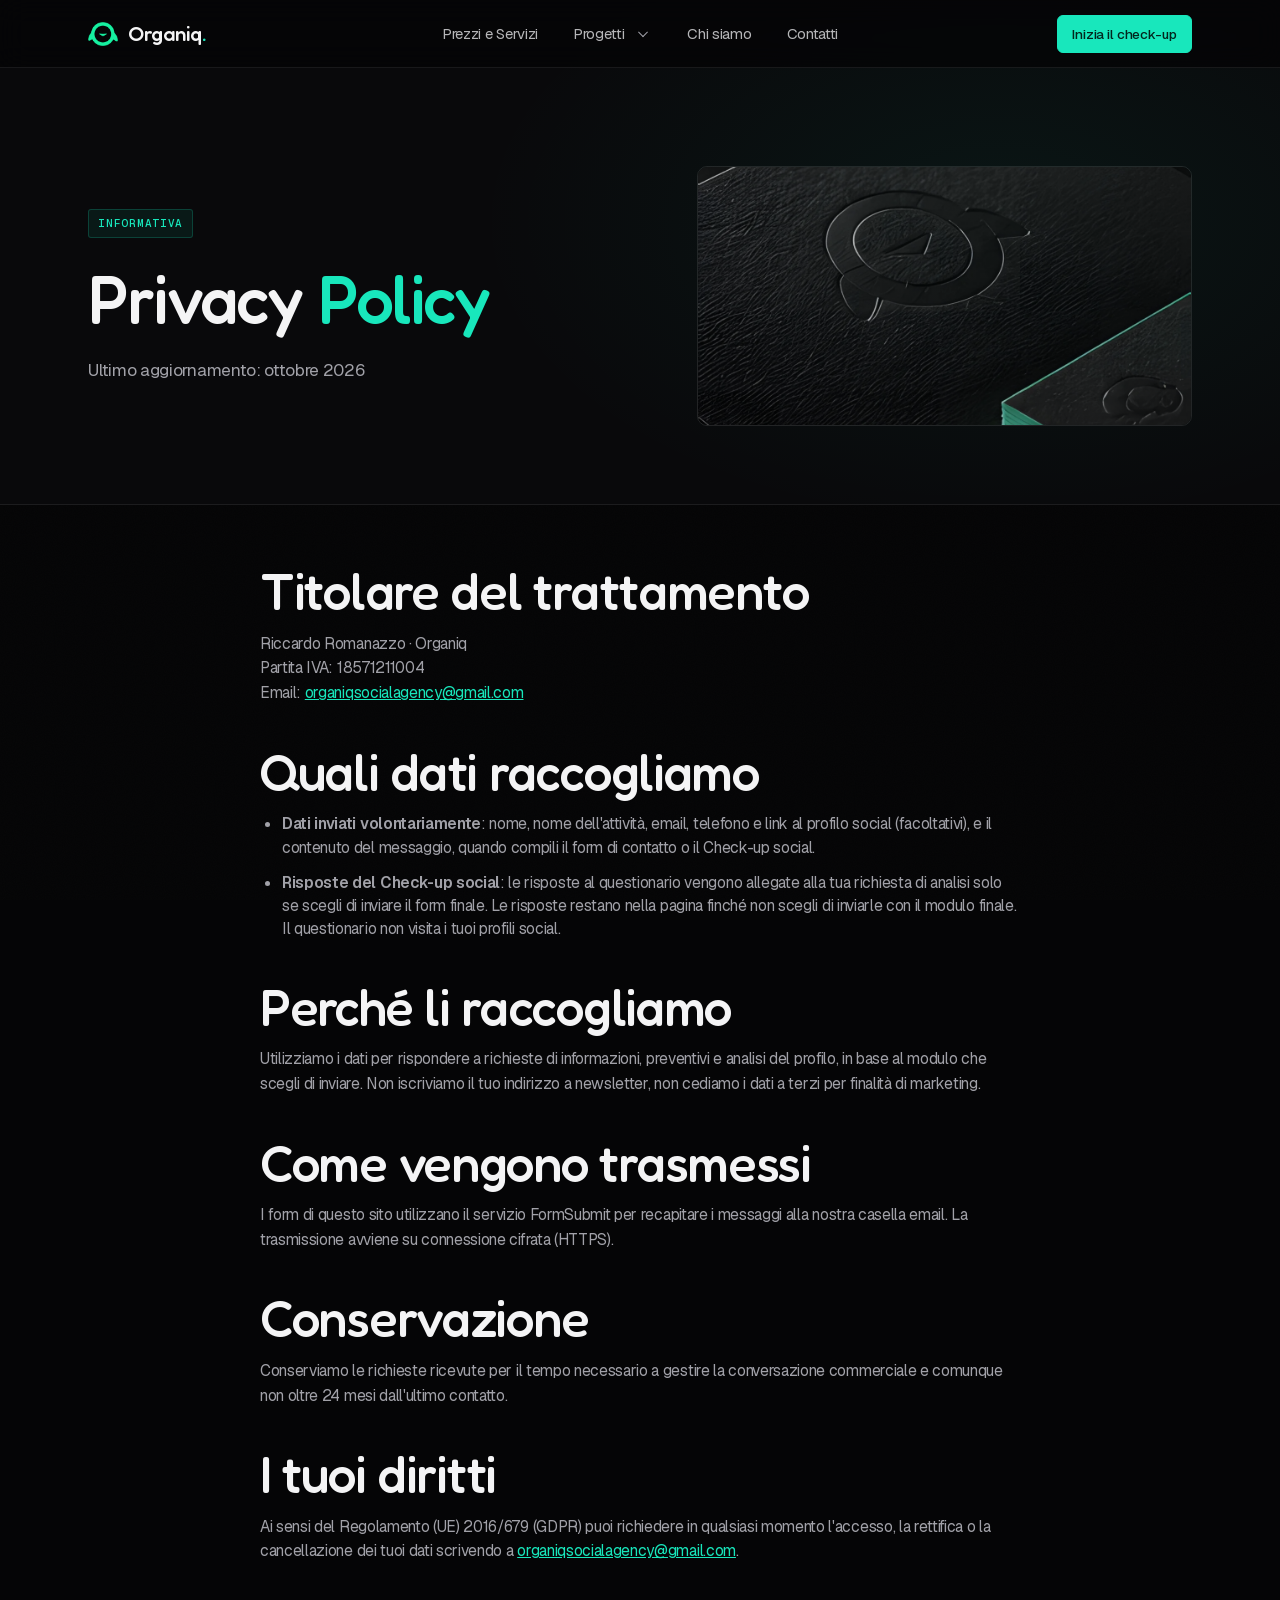
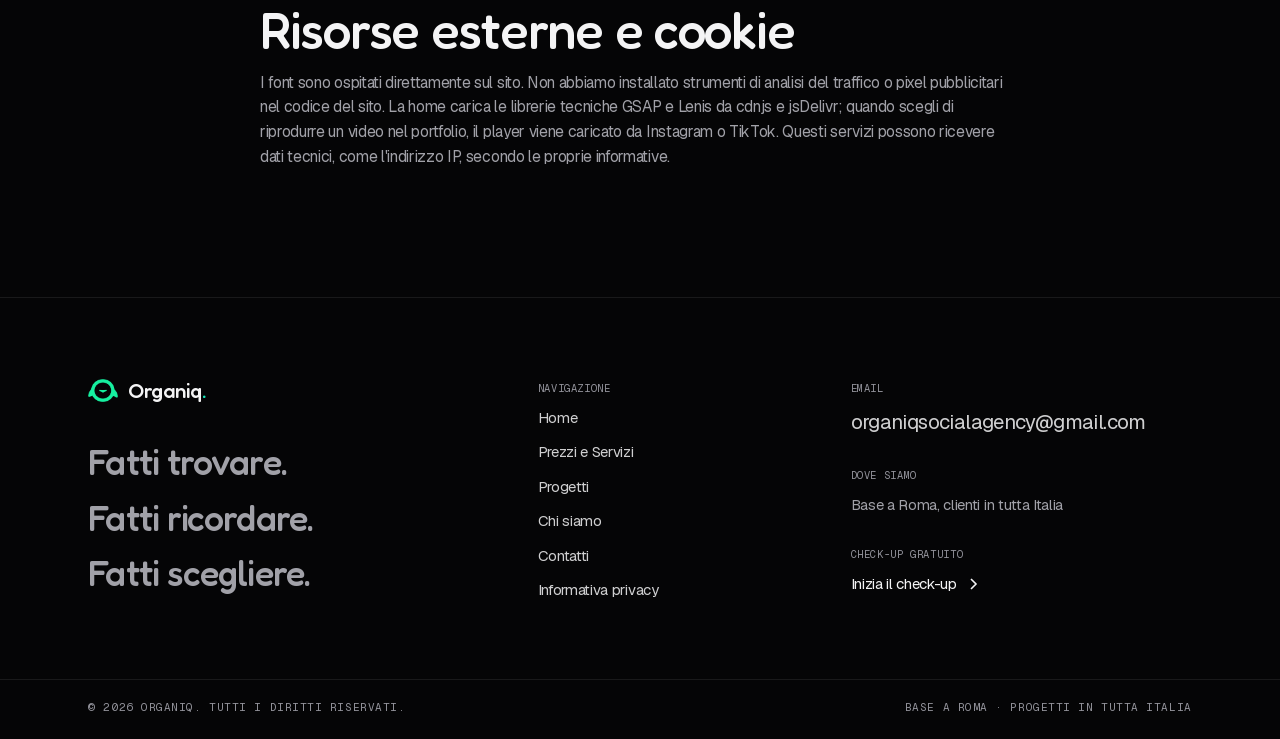
<file: privacy.html>
<!DOCTYPE html>
<html lang="it">
<head>
<meta charset="UTF-8">
<meta name="viewport" content="width=device-width, initial-scale=1.0">
<title>Privacy Policy | Organiq.</title>
<meta name="robots" content="noindex">
<link rel="canonical" href="https://organiq-agency.it/privacy.html">
<link rel="icon" type="image/png" href="assets/favicon.png">
<link rel="apple-touch-icon" href="assets/apple-touch-icon.png">
<link rel="stylesheet" href="css/fonts-local.css?v=1">
<link rel="stylesheet" href="css/style.css?v=32ef538737">
<link rel="stylesheet" href="css/navigation.css?v=4">
<meta name="theme-color" content="#050506">
<link rel="stylesheet" href="css/site-theme.css?v=2">
<link rel="stylesheet" href="css/mobile-menu.css?v=1">
<link rel="stylesheet" href="css/copy-experience.css?v=1">
</head>
<body class="site-inner">

<div class="ambient" aria-hidden="true"></div>
<div class="grain" aria-hidden="true"></div>

<header class="nav" id="nav">
  <div class="nav-inner">
    <a class="nav-logo" href="index.html" aria-label="Organiq — Home">
      <img src="assets/mark-mint.png" alt="" width="42" height="34">
      Organiq<span class="accent">.</span>
    </a>
    <nav aria-label="Navigazione principale">
      <ul class="nav-links"><li><a href="servizi.html">Prezzi e Servizi</a></li><li class="project-menu"><div class="project-menu-top"><a href="portfolio.html">Progetti</a><button class="project-toggle" aria-label="Apri categorie progetti" aria-expanded="false" aria-controls="project-dropdown">⌄</button></div><ul class="project-dropdown" id="project-dropdown" hidden><li><a href="portfolio.html#social-video">Social e video</a></li><li><a href="portfolio.html#brand-design">Identità visiva</a></li><li><a href="portfolio.html#landing-realizzate">Siti web</a></li></ul></li><li><a href="chi-siamo.html">Chi siamo</a></li><li><a href="contatti.html">Contatti</a></li></ul>
    </nav>
    <a href="check-up.html" class="btn btn-primary nav-cta">Inizia il check-up</a>
    <button class="nav-burger" id="burger" aria-expanded="false" aria-controls="mobileMenu" aria-label="Apri menu">
      <span></span><span></span><span></span>
    </button>
  </div>
</header>

<div class="nav-mobile" id="mobileMenu">
  <ul><li><a href="index.html">Home</a></li><li><a href="servizi.html">Prezzi e Servizi</a></li><li><details class="mobile-projects"><summary>Progetti</summary><a href="portfolio.html">Tutti i progetti</a><a href="portfolio.html#social-video">Social e video</a><a href="portfolio.html#brand-design">Identità visiva</a><a href="portfolio.html#landing-realizzate">Siti web</a></details></li><li><a href="chi-siamo.html">Chi siamo</a></li><li><a href="contatti.html">Contatti</a></li></ul>
  <a href="check-up.html" class="btn btn-primary">Inizia il check-up</a>
</div>

<main>
<section class="page-hero editorial-hero editorial-hero--privacy">
  <div class="container editorial-hero-grid">
    <div class="editorial-hero-copy">
      <span class="eyebrow">Informativa</span>
      <h1>Privacy <span class="accent-grad">Policy</span></h1>
      <p class="lead">Ultimo aggiornamento: ottobre 2026</p>
    </div>
    <div class="editorial-hero-visual privacy-art" aria-hidden="true">
      <img src="nuova-home/media/IMG-05.webp" alt="" width="1176" height="1200">
    </div>
  </div>
</section>

<section class="section" style="padding-top:20px">
  <div class="container">
    <div class="prose">
      <h2>Titolare del trattamento</h2>
      <p>Riccardo Romanazzo · Organiq<br>Partita IVA: 18571211004<br>Email: <a href="mailto:organiqsocialagency@gmail.com">organiqsocialagency@gmail.com</a></p>

      <h2>Quali dati raccogliamo</h2>
      <ul>
        <li><strong>Dati inviati volontariamente</strong>: nome, nome dell'attività, email, telefono e link al profilo social (facoltativi), e il contenuto del messaggio, quando compili il form di contatto o il Check-up social.</li>
        <li><strong>Risposte del Check-up social</strong>: le risposte al questionario vengono allegate alla tua richiesta di analisi solo se scegli di inviare il form finale. Le risposte restano nella pagina finché non scegli di inviarle con il modulo finale. Il questionario non visita i tuoi profili social.</li>
      </ul>

      <h2>Perché li raccogliamo</h2>
      <p>Utilizziamo i dati per rispondere a richieste di informazioni, preventivi e analisi del profilo, in base al modulo che scegli di inviare. Non iscriviamo il tuo indirizzo a newsletter, non cediamo i dati a terzi per finalità di marketing.</p>

      <h2>Come vengono trasmessi</h2>
      <p>I form di questo sito utilizzano il servizio FormSubmit per recapitare i messaggi alla nostra casella email. La trasmissione avviene su connessione cifrata (HTTPS).</p>

      <h2>Conservazione</h2>
      <p>Conserviamo le richieste ricevute per il tempo necessario a gestire la conversazione commerciale e comunque non oltre 24 mesi dall'ultimo contatto.</p>

      <h2>I tuoi diritti</h2>
      <p>Ai sensi del Regolamento (UE) 2016/679 (GDPR) puoi richiedere in qualsiasi momento l'accesso, la rettifica o la cancellazione dei tuoi dati scrivendo a <a href="mailto:organiqsocialagency@gmail.com">organiqsocialagency@gmail.com</a>.</p>

      <h2>Risorse esterne e cookie</h2>
      <p>I font sono ospitati direttamente sul sito. Non abbiamo installato strumenti di analisi del traffico o pixel pubblicitari nel codice del sito. La home carica le librerie tecniche GSAP e Lenis da cdnjs e jsDelivr; quando scegli di riprodurre un video nel portfolio, il player viene caricato da Instagram o TikTok. Questi servizi possono ricevere dati tecnici, come l'indirizzo IP, secondo le proprie informative.</p>
    </div>
  </div>
</section>
</main>

<footer class="footer">
  <div class="container footer-grid">
    <div class="footer-brand">
      <a class="nav-logo" href="index.html" aria-label="Organiq — Home">
        <img src="assets/mark-mint.png" alt="" width="34" height="27">
        <span>Organiq<em>.</em></span>
      </a>
      <p class="footer-claim">Fatti trovare.<br>Fatti ricordare.<br>Fatti scegliere.</p>
    </div>
    <nav class="footer-col" aria-label="Navigazione footer">
      <span class="mono dim">Navigazione</span>
      <a href="index.html">Home</a>
      <a href="servizi.html">Prezzi e Servizi</a>
      <a href="portfolio.html">Progetti</a>
      <a href="chi-siamo.html">Chi siamo</a>
      <a href="contatti.html">Contatti</a>
      <a href="privacy.html">Informativa privacy</a>
    </nav>
    <div class="footer-col">
      <span class="mono dim">Email</span>
      <a class="footer-mail" href="mailto:organiqsocialagency@gmail.com">organiqsocialagency@gmail.com</a>
      <span class="mono dim">Dove siamo</span>
      <p>Base a Roma, clienti in tutta Italia</p>
      <span class="mono dim">Check-up gratuito</span>
      <a class="link-arrow" href="check-up.html">Inizia il check-up <svg viewBox="0 0 16 16" aria-hidden="true"><path d="M6 3l5 5-5 5"/></svg></a>
    </div>
  </div>
  <div class="container footer-bottom mono dim">
    <span>© 2026 Organiq. Tutti i diritti riservati.</span>
    <span>Base a Roma · Progetti in tutta Italia</span>
  </div>
</footer>

<script src="js/main.js?v=copy2"></script>
<script src="js/navigation.js?v=3" defer></script>
</body>
</html>
</file>
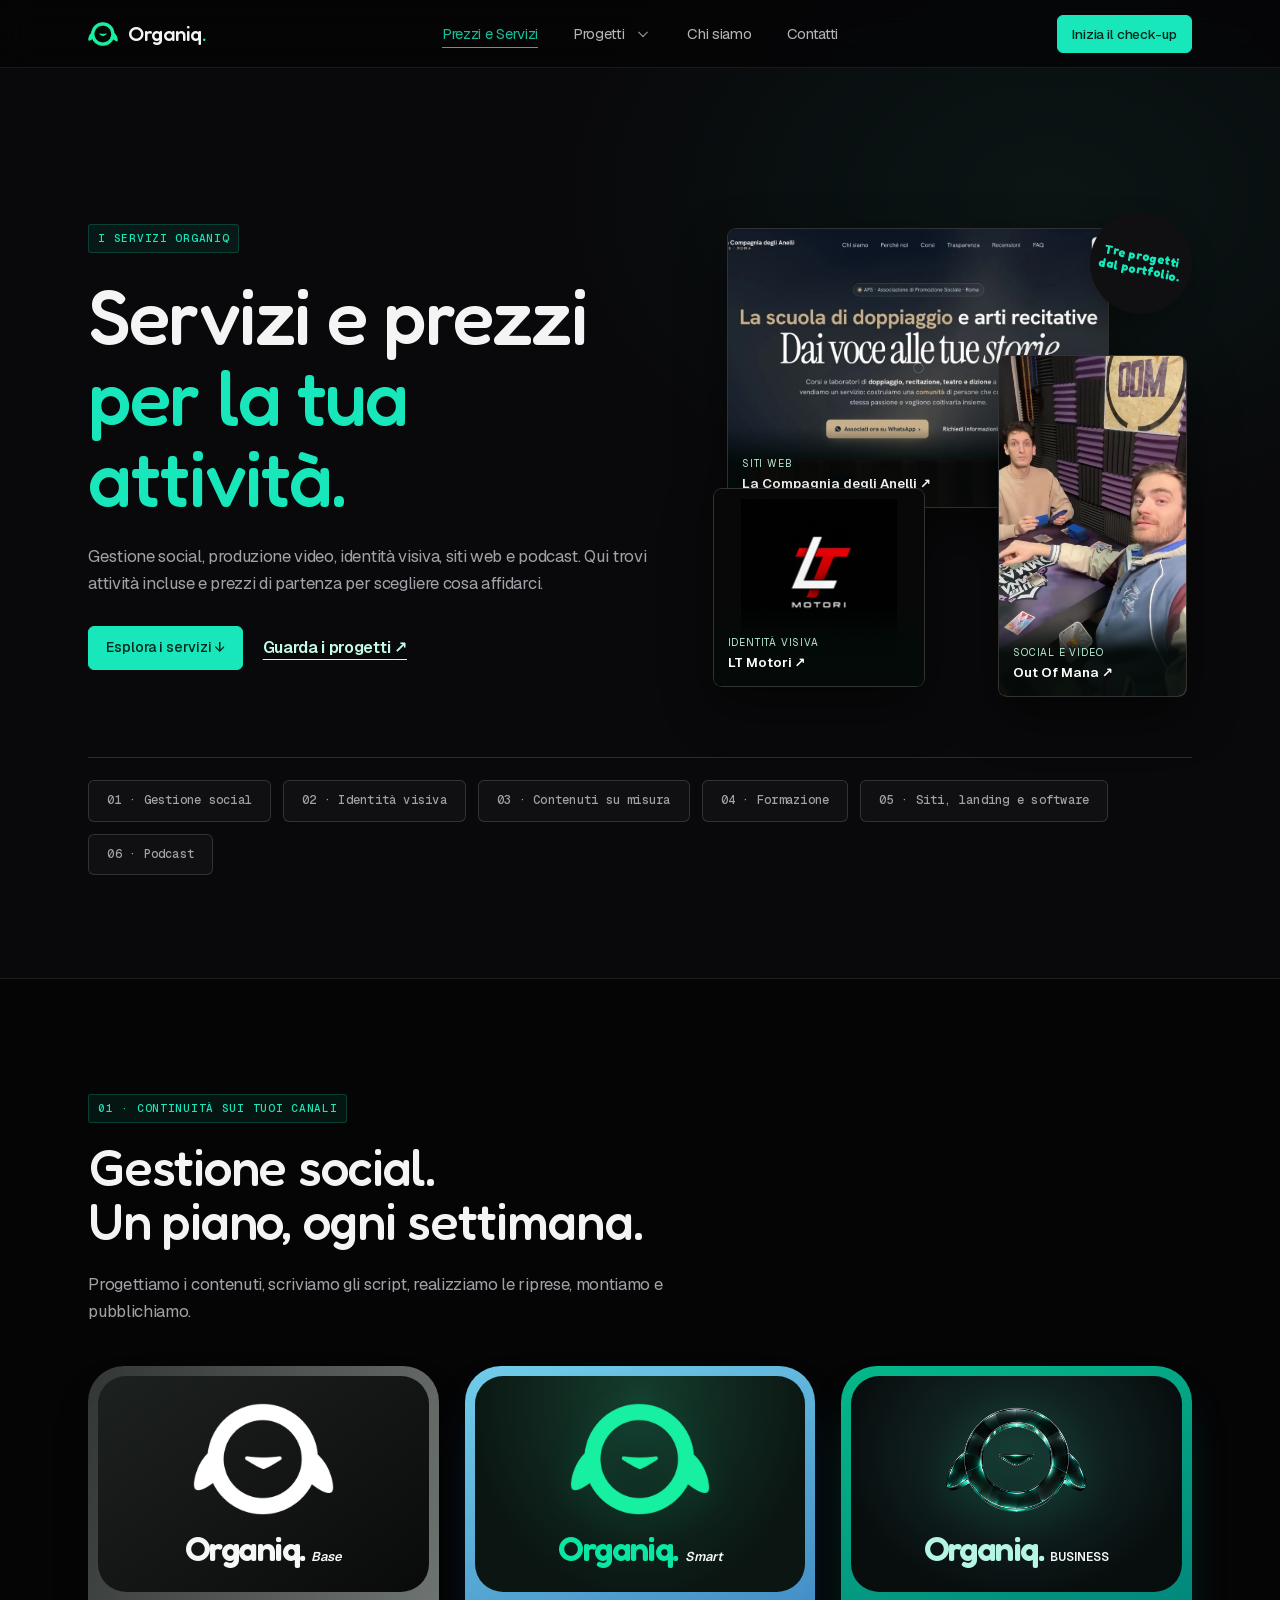
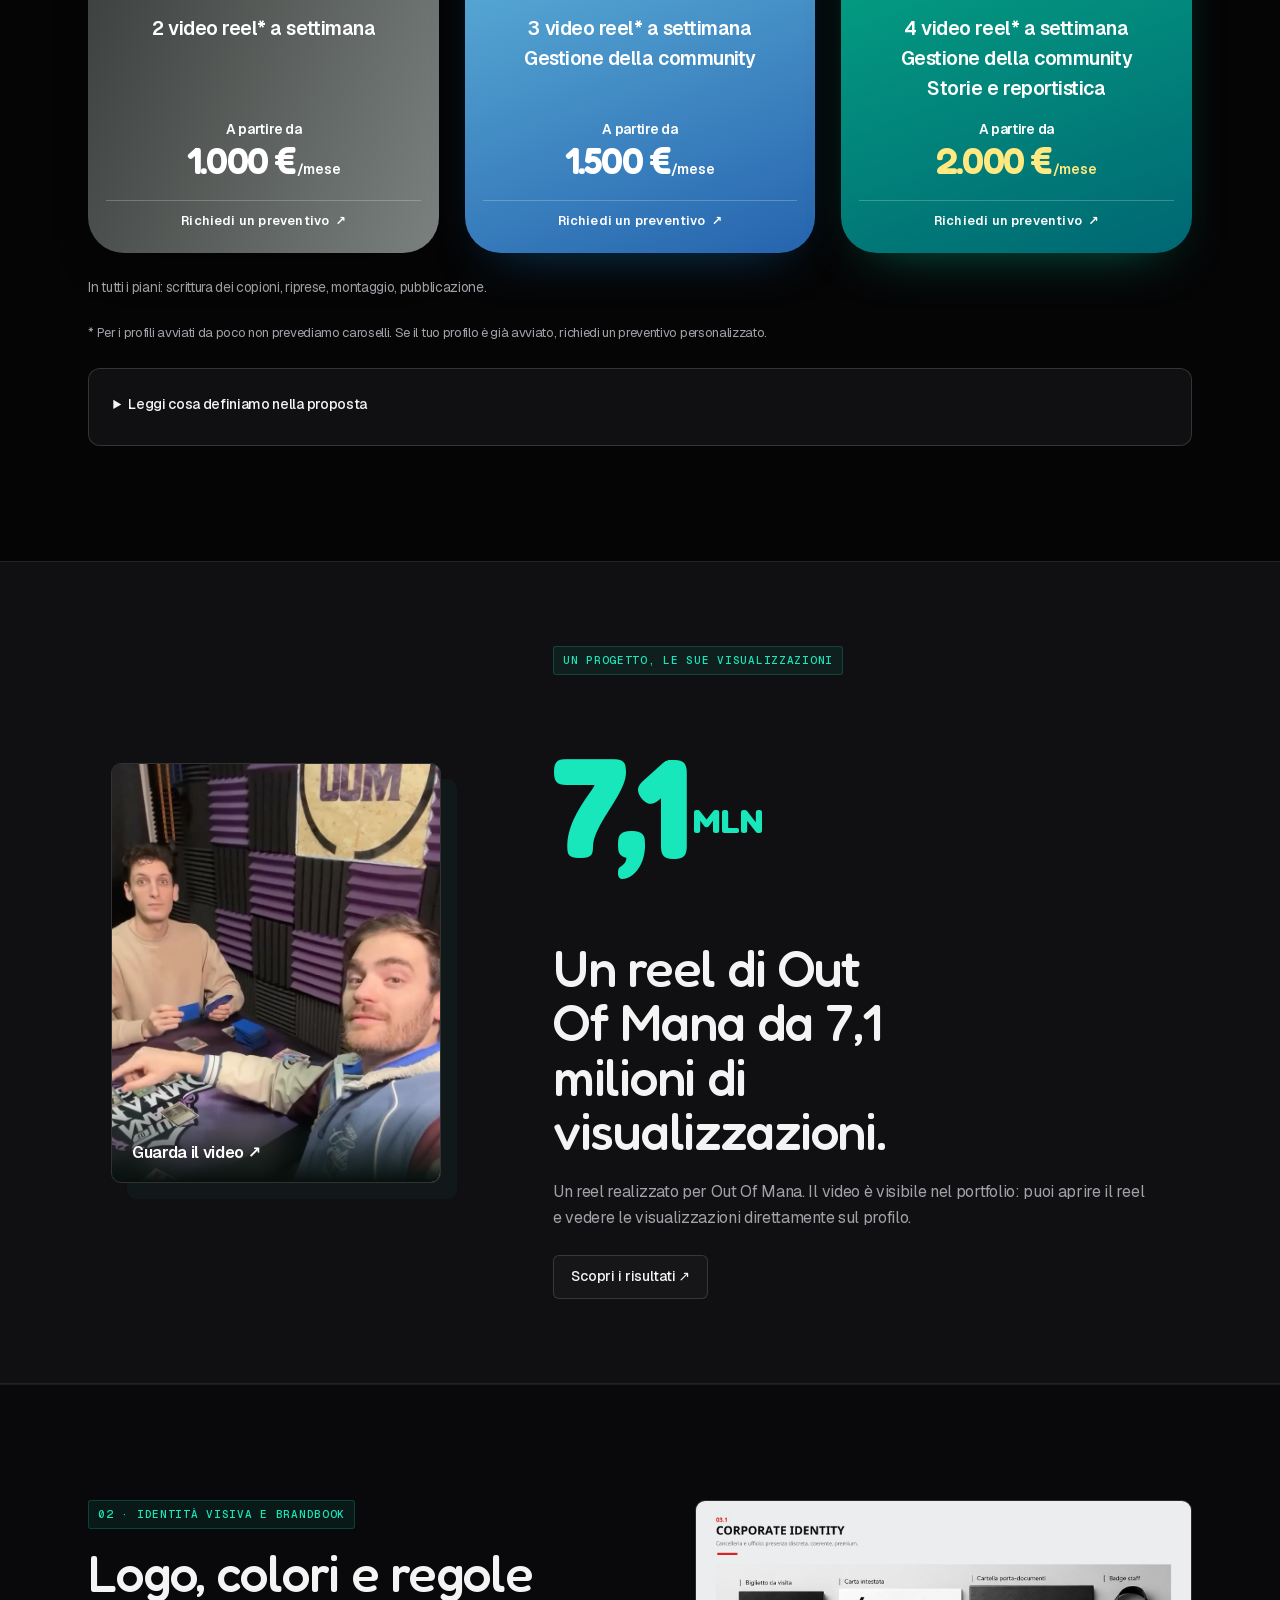
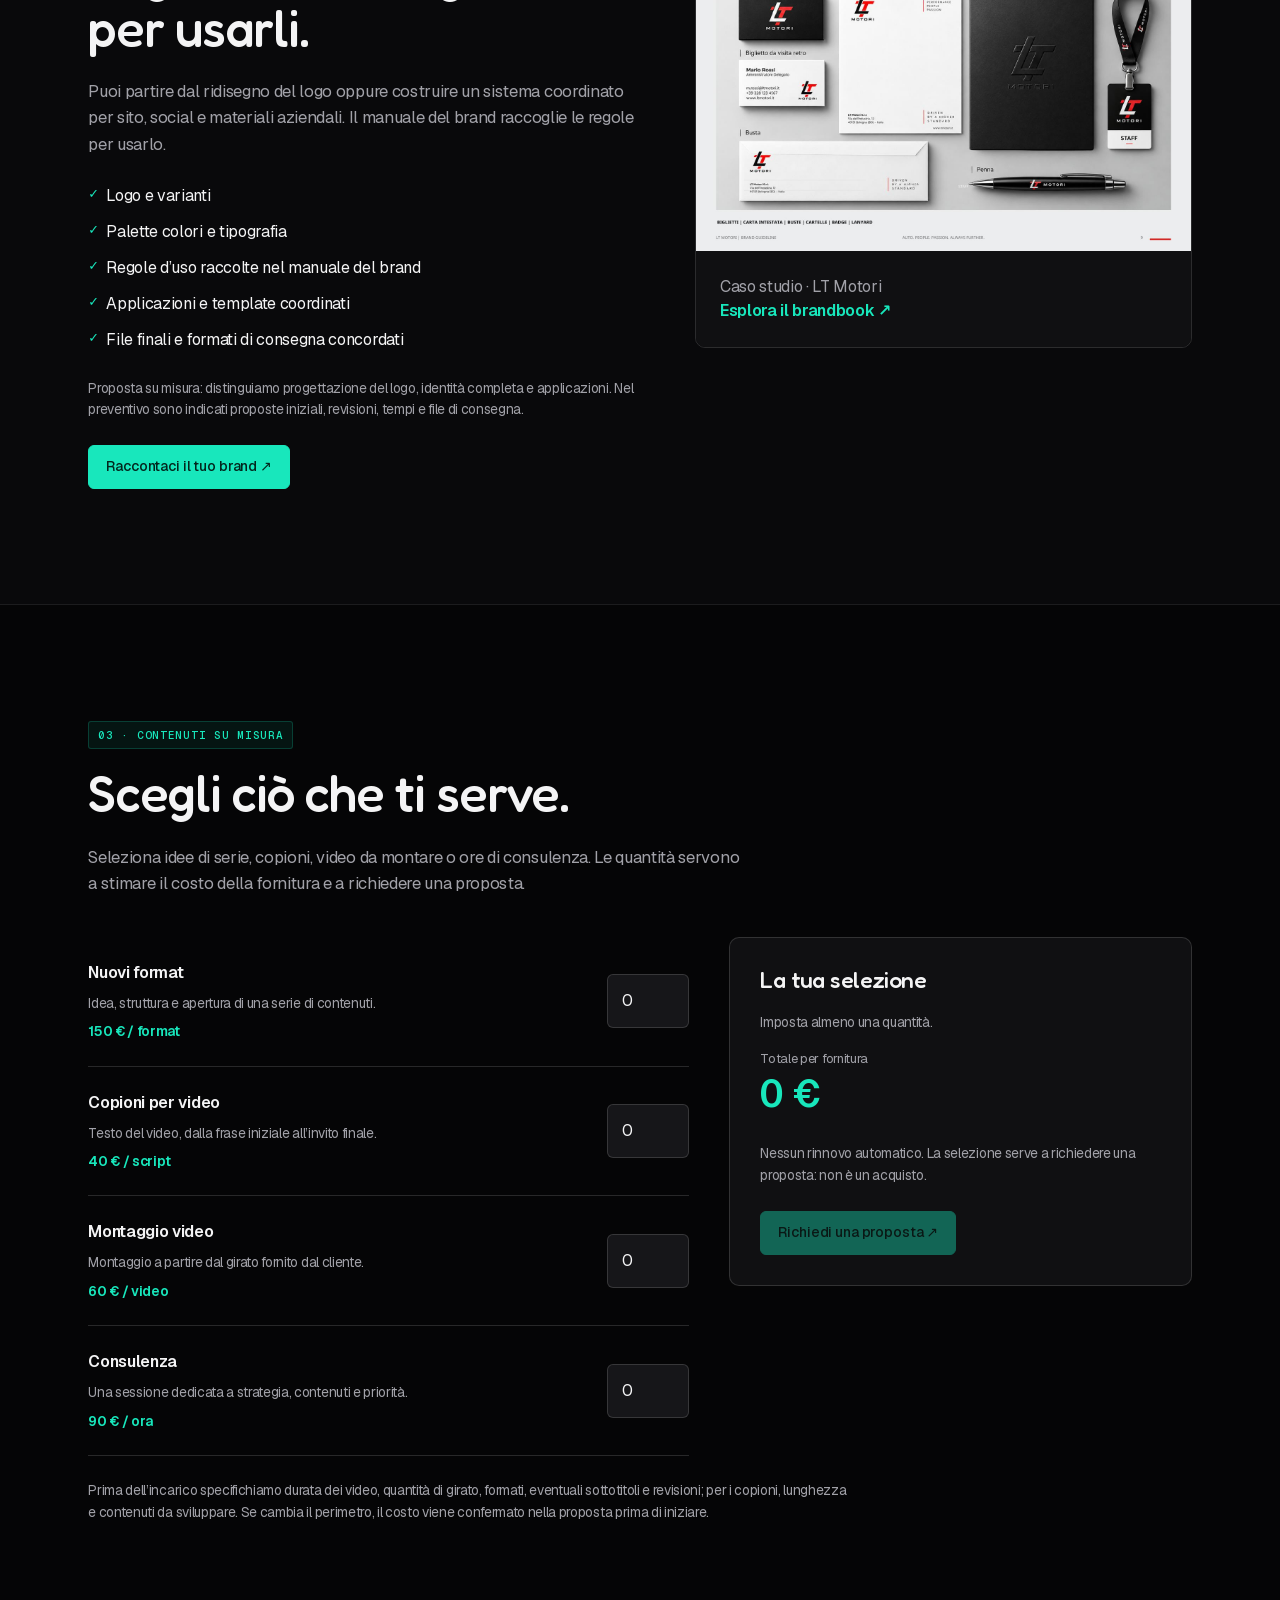
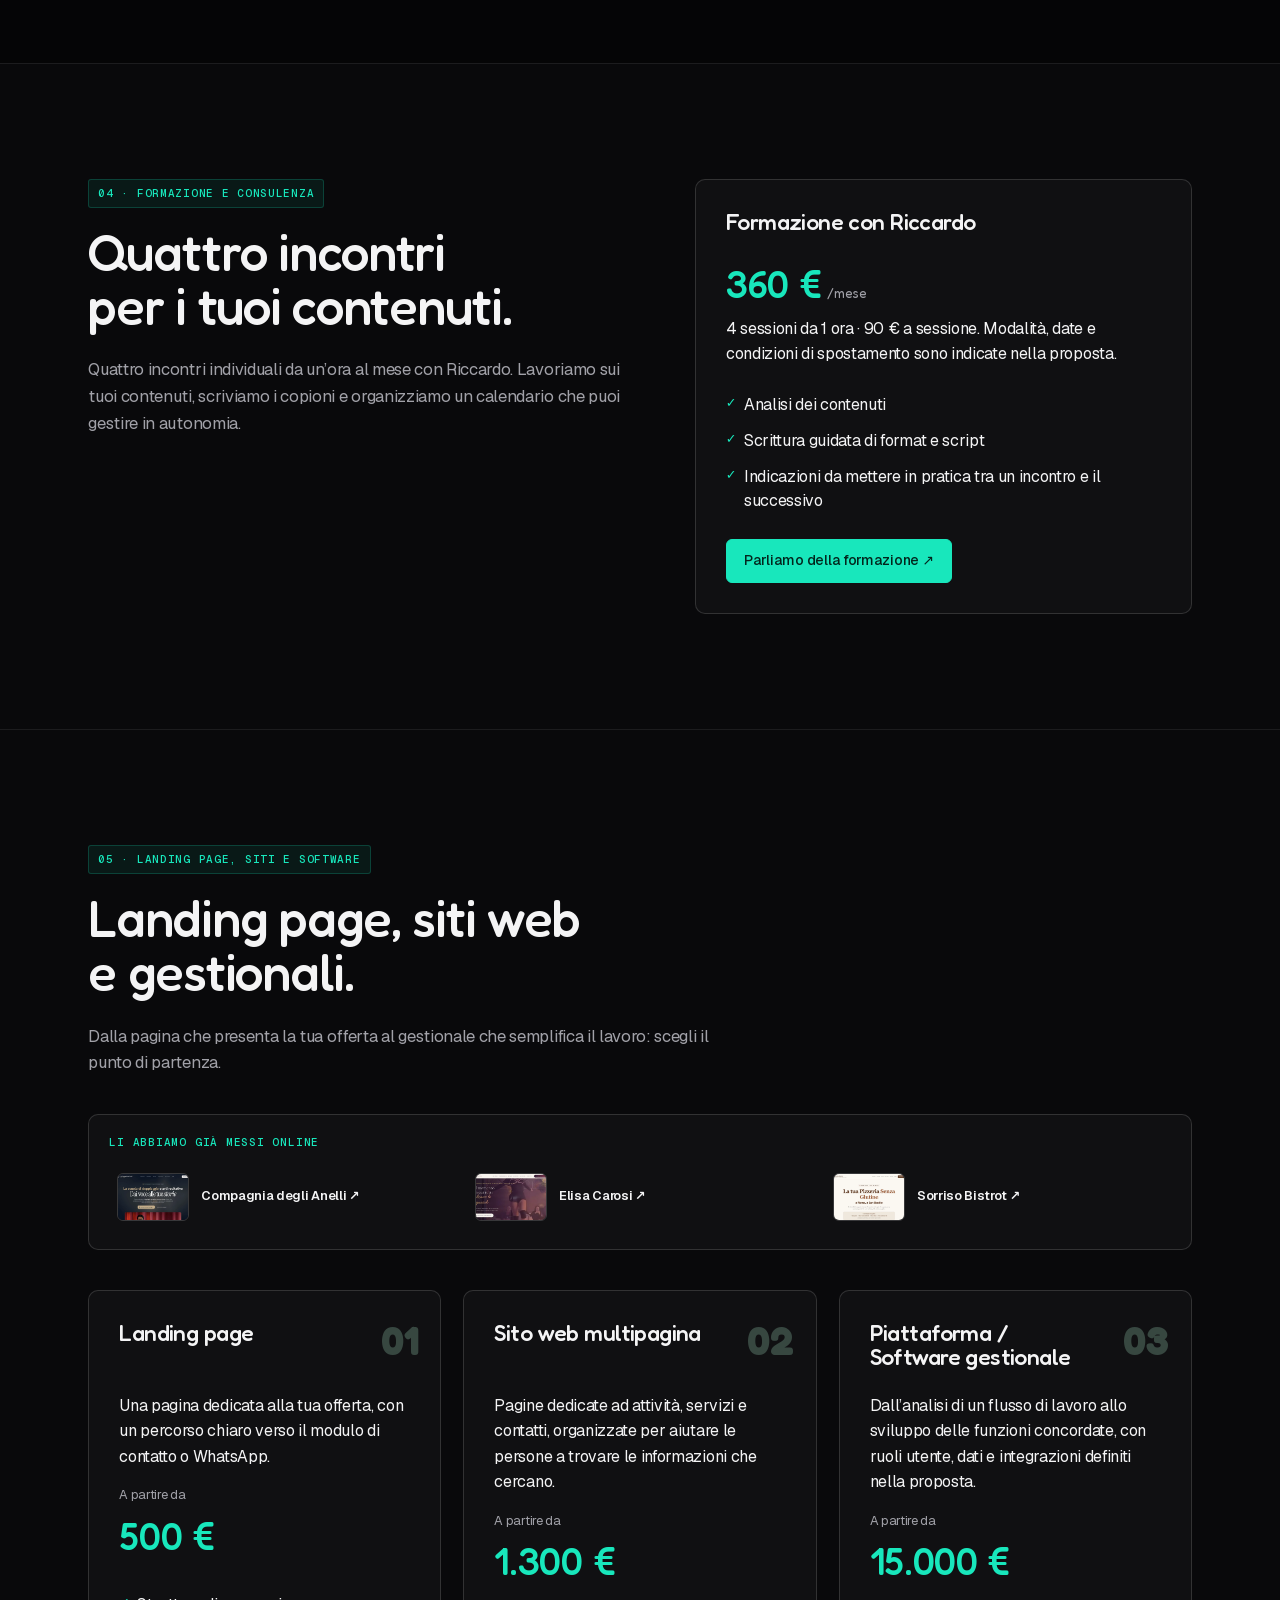
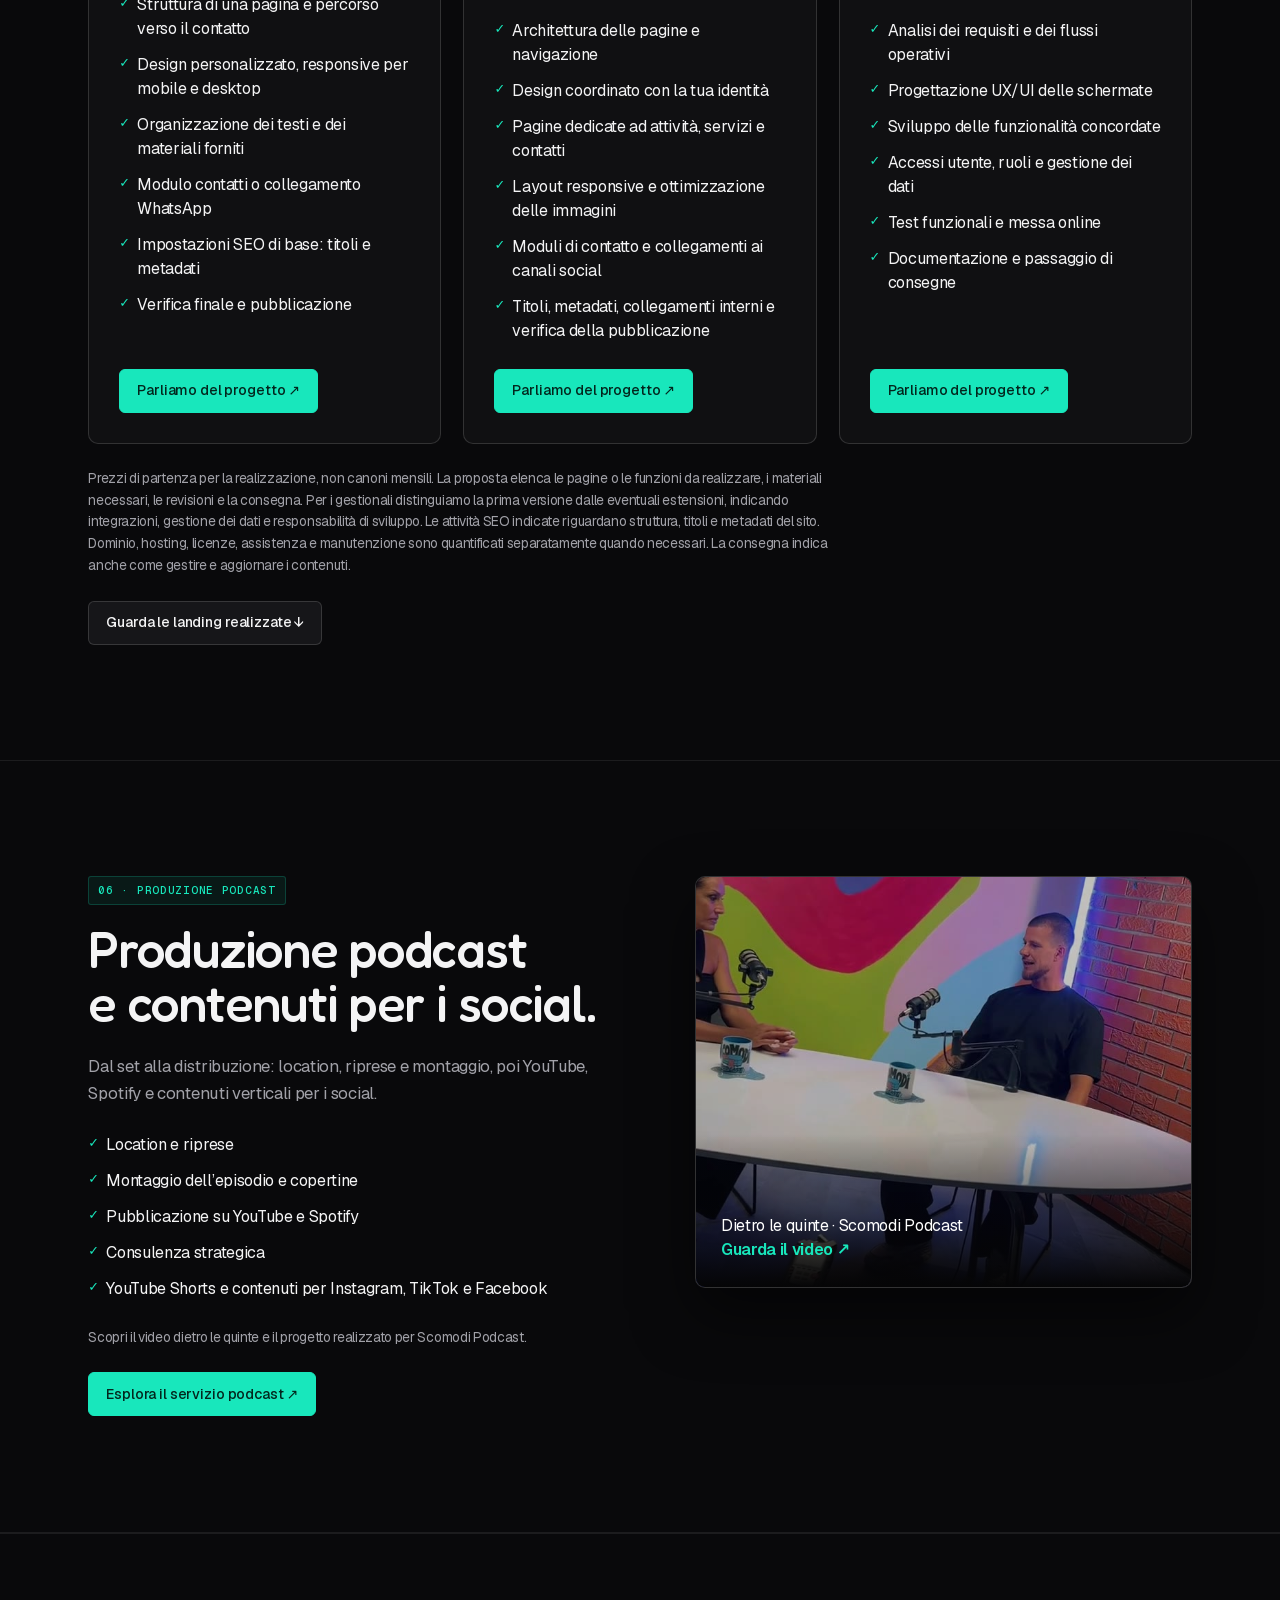
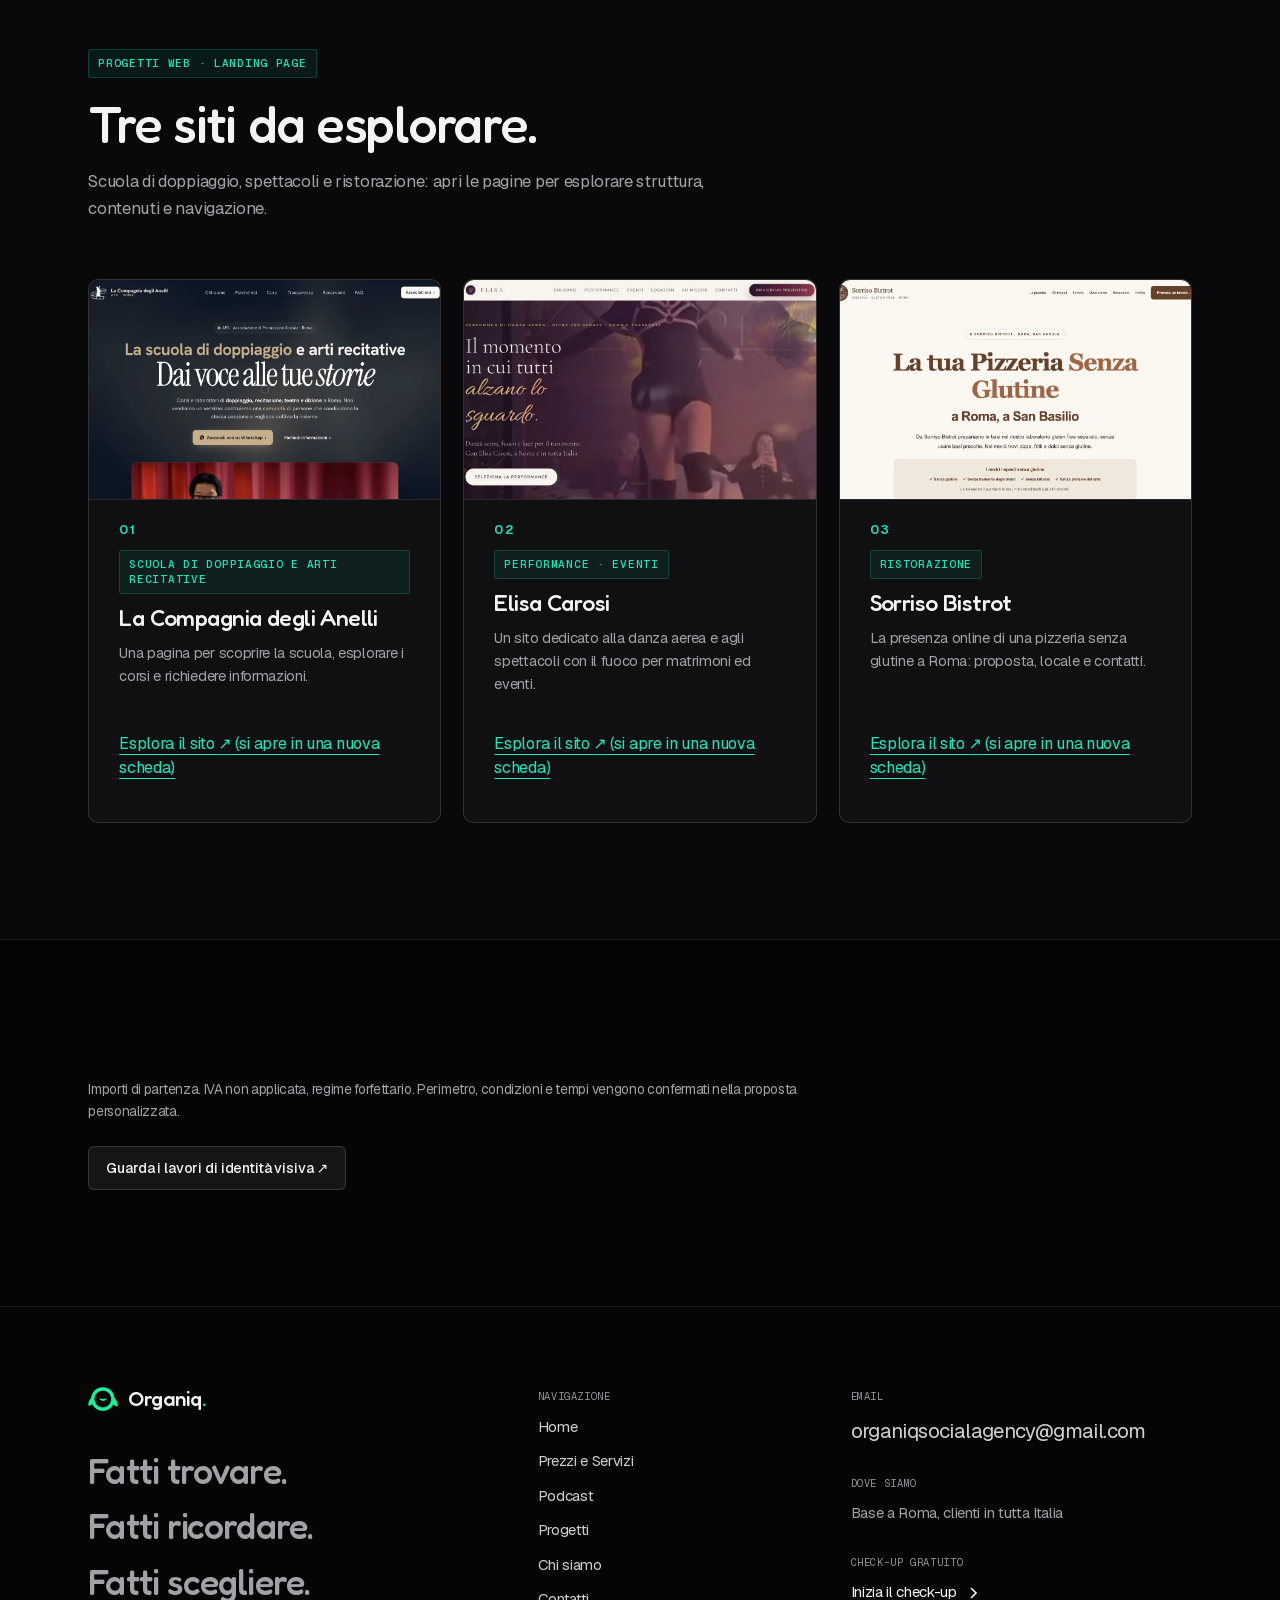
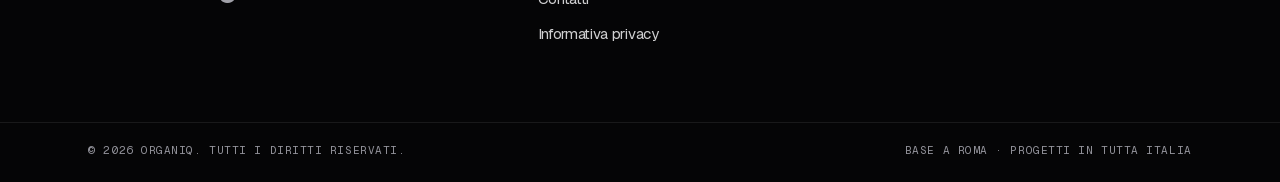
<file: servizi.html>
<!DOCTYPE html><html lang="it"><head><meta charset="utf-8"><meta name="viewport" content="width=device-width,initial-scale=1"><title>Prezzi e servizi social, video e web | Organiq</title><meta name="description" content="Gestione social da 1.000 €/mese, identità visiva, video, podcast e siti web. Scopri servizi e prezzi di Organiq a Roma e in tutta Italia."><link rel="canonical" href="https://organiq-agency.it/servizi.html"><meta property="og:title" content="Servizi e prezzi | Organiq"><meta property="og:description" content="Gestione social, video, identità visiva, siti e podcast: confronta attività incluse e prezzi di partenza."><meta property="og:type" content="website"><meta property="og:url" content="https://organiq-agency.it/servizi.html"><link rel="icon" href="assets/favicon.png"><link rel="stylesheet" href="css/fonts-local.css?v=1"><link rel="stylesheet" href="css/landing.css?v=5fb6ddc3f4"><link rel="stylesheet" href="css/servizi.css?v=pacchetti3"><link rel="stylesheet" href="css/services-experience.css?v=39c84b2c60"><link rel="stylesheet" href="css/brand-work.css?v=d51c05b3ef">
<link rel="stylesheet" href="css/navigation.css?v=4">
<meta name="theme-color" content="#050506">
<link rel="stylesheet" href="css/site-theme.css?v=3">
<link rel="stylesheet" href="css/mobile-menu.css?v=1">
<link rel="stylesheet" href="css/copy-experience.css?v=1">
<link rel="stylesheet" href="css/plan-logos.css?v=1">
</head><body class="site-inner"><header class="nav" id="nav">
  <div class="nav-inner">
    <a class="nav-logo" href="index.html" aria-label="Organiq — Home">
      <img src="assets/mark-mint.png" alt="Organiq — agenzia social media Roma" width="42" height="34">
      Organiq<span class="accent">.</span>
    </a>
    <nav aria-label="Navigazione principale">
      <ul class="nav-links"><li><a href="servizi.html" aria-current="page">Prezzi e Servizi</a></li><li class="project-menu"><div class="project-menu-top"><a href="portfolio.html">Progetti</a><button class="project-toggle" aria-label="Apri categorie progetti" aria-expanded="false" aria-controls="project-dropdown">⌄</button></div><ul class="project-dropdown" id="project-dropdown" hidden><li><a href="portfolio.html#social-video">Social e video</a></li><li><a href="portfolio.html#brand-design">Identità visiva</a></li><li><a href="portfolio.html#landing-realizzate">Siti web</a></li></ul></li><li><a href="chi-siamo.html">Chi siamo</a></li><li><a href="contatti.html">Contatti</a></li></ul>
    </nav>
    <a href="check-up.html" class="btn btn-primary nav-cta">Inizia il check-up</a>
    <button class="nav-burger" id="burger" aria-expanded="false" aria-controls="mobileMenu" aria-label="Apri menu">
      <span></span><span></span><span></span>
    </button>
  </div>
</header>

<div class="nav-mobile" id="mobileMenu">
  <ul><li><a href="index.html">Home</a></li><li><a href="servizi.html" aria-current="page">Prezzi e Servizi</a></li><li><details class="mobile-projects"><summary>Progetti</summary><a href="portfolio.html">Tutti i progetti</a><a href="portfolio.html#social-video">Social e video</a><a href="portfolio.html#brand-design">Identità visiva</a><a href="portfolio.html#landing-realizzate">Siti web</a></details></li><li><a href="chi-siamo.html">Chi siamo</a></li><li><a href="contatti.html">Contatti</a></li></ul>
  <a href="check-up.html" class="btn btn-primary">Inizia il check-up</a>
</div>

<main id="contenuto"><section class="services-hero"><div class="container"><div class="services-hero-layout"><div class="services-hero-copy"><span class="eyebrow">I servizi Organiq</span><h1>Servizi e prezzi<br><span class="accent">per la tua attività.</span></h1><p class="lead">Gestione social, produzione video, identità visiva, siti web e podcast. Qui trovi attività incluse e prezzi di partenza per scegliere cosa affidarci.</p><div class="services-hero-actions"><a class="btn btn-primary" href="#gestione">Esplora i servizi ↓</a><a class="hero-work-link" href="portfolio.html">Guarda i progetti <span aria-hidden="true">↗</span></a></div></div><div class="services-hero-showcase" aria-label="Progetti realizzati da Organiq"><a class="hero-work hero-work--site" href="portfolio.html#landing-realizzate"><img src="assets/web-previews/anelli.webp" width="1280" height="720" alt="Sito realizzato per La Compagnia degli Anelli" fetchpriority="high"><span>Siti web <b>La Compagnia degli Anelli ↗</b></span></a><a class="hero-work hero-work--brand" href="portfolio.html#brand-design"><img src="assets/loghi/lt-motori-dopo.png" width="1254" height="1254" alt="Logo LT Motori progettato da Organiq"><span>Identità visiva <b>LT Motori ↗</b></span></a><a class="hero-work hero-work--social" href="portfolio.html#video-risultati"><img src="assets/video-covers/DF-n12pCGn6.webp" width="720" height="1280" alt="Anteprima del video realizzato per Out Of Mana"><span>Social e video <b>Out Of Mana ↗</b></span></a><span class="showcase-stamp">Tre progetti<br>dal portfolio.</span></div></div><nav class="service-index" aria-label="Esplora i servizi"><a href="#gestione">01 · Gestione social</a><a href="#identita">02 · Identità visiva</a><a href="#componibile">03 · Contenuti su misura</a><a href="#formazione">04 · Formazione</a><a href="#web">05 · Siti, landing e software</a><a href="#podcast">06 · Podcast</a></nav></div></section>
<section class="section" id="gestione"><div class="container"><span class="eyebrow">01 · Continuità sui tuoi canali</span><h2>Gestione social.<br>Un piano, ogni settimana.</h2><p class="lead">Progettiamo i contenuti, scriviamo gli script, realizziamo le riprese, montiamo e pubblichiamo.</p><div class="packs"><a class="pack pack--base" href="contatti.html?servizio=Gestione%20social%20Base" aria-label="Richiedi un preventivo per il piano Base: da 1.000 € al mese"><div class="pack__head"><span class="plan-brand plan-brand--base" aria-hidden="true"><img class="plan-brand__image" src="assets/mark-mint.png" alt="" loading="lazy" decoding="async"></span><div class="pack__name">Organiq.<small>Base</small></div></div><div class="pack__body"><ul class="pack__list"><li>2 video reel* a settimana</li></ul><div class="pack__footer"><span class="pack__from">A partire da</span><span class="pack__price tnum">1.000 €<small>/mese</small></span><span class="pack__cta">Richiedi un preventivo <span aria-hidden="true">↗</span></span></div></div></a><a class="pack pack--smart" href="contatti.html?servizio=Gestione%20social%20Smart" aria-label="Richiedi un preventivo per il piano Smart: da 1.500 € al mese"><div class="pack__head"><span class="plan-brand plan-brand--smart" aria-hidden="true"><img class="plan-brand__image" src="assets/mark-mint.png" alt="" loading="lazy" decoding="async"></span><div class="pack__name">Organiq.<small>Smart</small></div></div><div class="pack__body"><ul class="pack__list"><li>3 video reel* a settimana</li><li>Gestione della community</li></ul><div class="pack__footer"><span class="pack__from">A partire da</span><span class="pack__price tnum">1.500 €<small>/mese</small></span><span class="pack__cta">Richiedi un preventivo <span aria-hidden="true">↗</span></span></div></div></a><a class="pack pack--business" href="contatti.html?servizio=Gestione%20social%20Business" aria-label="Richiedi un preventivo per il piano Business: da 2.000 € al mese"><div class="pack__head"><span class="plan-brand plan-brand--business" aria-hidden="true"><img class="plan-brand__image" src="assets/plans/organiq-glass.png" alt="" loading="lazy" decoding="async"></span><div class="pack__name">Organiq.<small>Business</small></div></div><div class="pack__body"><ul class="pack__list"><li>4 video reel* a settimana</li><li>Gestione della community</li><li>Storie e reportistica</li></ul><div class="pack__footer"><span class="pack__from">A partire da</span><span class="pack__price tnum">2.000 €<small>/mese</small></span><span class="pack__cta">Richiedi un preventivo <span aria-hidden="true">↗</span></span></div></div></a></div><p class="service-note">In tutti i piani: scrittura dei copioni, riprese, montaggio, pubblicazione.</p><p class="project-context">* Per i profili avviati da poco non prevediamo caroselli. Se il tuo profilo è già avviato, richiedi un preventivo personalizzato.</p><details class="offer-details"><summary>Leggi cosa definiamo nella proposta</summary><p>Le quantità di reel sono settimanali; il canone è mensile. La proposta indica il calendario dei contenuti, i canali seguiti, le sessioni di ripresa e le revisioni. La gestione della community è inclusa in Smart e Business; storie e reportistica sono incluse in Business. Luogo delle riprese, eventuali trasferte, durata dell’incarico e condizioni di rinnovo o disdetta vengono specificati prima di iniziare.</p><p>Importi mensili di partenza. IVA non applicata, regime forfettario. Il prezzo definitivo dipende dalle attività richieste ed è indicato nella proposta.</p></details></div></section>
<section class="service-showcase"><div class="container service-showcase-inner"><a class="service-showcase-media" href="portfolio.html#video-risultati" aria-label="Esplora i risultati video nel portfolio"><img src="assets/video-covers/DF-n12pCGn6.webp" width="720" height="1280" alt="Anteprima del reel Out Of Mana" loading="lazy"><span>Guarda il video ↗</span></a><div class="service-showcase-copy"><span class="eyebrow">Un progetto, le sue visualizzazioni</span><p class="service-showcase-number">7,1<span>MLN</span></p><h2>Un reel di Out Of Mana da 7,1 milioni di visualizzazioni.</h2><p>Un reel realizzato per Out Of Mana. Il video è visibile nel portfolio: puoi aprire il reel e vedere le visualizzazioni direttamente sul profilo.</p><a class="btn btn-ghost" href="portfolio.html#video-risultati">Scopri i risultati ↗</a></div></div></section>
<section class="section service-tint" id="identita"><div class="container service-split"><div><span class="eyebrow">02 · Identità visiva e brandbook</span><h2>Logo, colori e regole<br>per usarli.</h2><p class="lead">Puoi partire dal ridisegno del logo oppure costruire un sistema coordinato per sito, social e materiali aziendali. Il manuale del brand raccoglie le regole per usarlo.</p><ul class="service-list"><li>Logo e varianti</li><li>Palette colori e tipografia</li><li>Regole d’uso raccolte nel manuale del brand</li><li>Applicazioni e template coordinati</li><li>File finali e formati di consegna concordati</li></ul><p class="service-note">Proposta su misura: distinguiamo progettazione del logo, identità completa e applicazioni. Nel preventivo sono indicati proposte iniziali, revisioni, tempi e file di consegna.</p><a class="btn btn-primary" href="contatti.html?servizio=Identita%20visiva%20e%20brandbook">Raccontaci il tuo brand ↗</a></div><a class="service-project" href="assets/lt-motori/brandbook-lt-motori.pdf" target="_blank" rel="noopener"><img src="assets/lt-motori/corporate.jpg" alt="Materiali aziendali coordinati per LT Motori" width="1400" height="990" loading="lazy"><span>Caso studio · LT Motori<br><strong>Esplora il brandbook ↗</strong></span></a></div></section>
<section class="section" id="componibile"><div class="container"><span class="eyebrow">03 · Contenuti su misura</span><h2>Scegli ciò che ti serve.</h2><p class="lead">Seleziona idee di serie, copioni, video da montare o ore di consulenza. Le quantità servono a stimare il costo della fornitura e a richiedere una proposta.</p><form id="service-builder" class="service-builder"><div><div class="service-option"><label for="q-format"><strong>Nuovi format</strong><span>Idea, struttura e apertura di una serie di contenuti.</span><b>150 € / format</b></label><input id="q-format" name="format" type="number" min="0" max="100" step="1" value="0" data-price="150" data-label="Nuovi format" aria-label="Quantità: Nuovi format"></div><div class="service-option"><label for="q-script"><strong>Copioni per video</strong><span>Testo del video, dalla frase iniziale all’invito finale.</span><b>40 € / script</b></label><input id="q-script" name="script" type="number" min="0" max="100" step="1" value="0" data-price="40" data-label="Copioni per video" aria-label="Quantità: Copioni per video"></div><div class="service-option"><label for="q-video"><strong>Montaggio video</strong><span>Montaggio a partire dal girato fornito dal cliente.</span><b>60 € / video</b></label><input id="q-video" name="video" type="number" min="0" max="100" step="1" value="0" data-price="60" data-label="Montaggio video" aria-label="Quantità: Montaggio video"></div><div class="service-option"><label for="q-consulenza"><strong>Consulenza</strong><span>Una sessione dedicata a strategia, contenuti e priorità.</span><b>90 € / ora</b></label><input id="q-consulenza" name="consulenza" type="number" min="0" max="100" step="1" value="0" data-price="90" data-label="Consulenza" aria-label="Quantità: Consulenza"></div></div><aside class="service-summary"><h3>La tua selezione</h3><ul id="selection-lines"><li>Imposta almeno una quantità.</li></ul><p class="price-label">Totale per fornitura</p><output id="service-total" class="service-amount" aria-live="polite">0 €</output><p class="service-note">Nessun rinnovo automatico. La selezione serve a richiedere una proposta: non è un acquisto.</p><button class="btn btn-primary" type="submit" id="service-request" disabled>Richiedi una proposta ↗</button></aside></form><p class="service-note">Prima dell’incarico specifichiamo durata dei video, quantità di girato, formati, eventuali sottotitoli e revisioni; per i copioni, lunghezza e contenuti da sviluppare. Se cambia il perimetro, il costo viene confermato nella proposta prima di iniziare.</p></div></section>
<section class="section service-tint" id="formazione"><div class="container service-split"><div><span class="eyebrow">04 · Formazione e consulenza</span><h2>Quattro incontri<br>per i tuoi contenuti.</h2><p class="lead">Quattro incontri individuali da un’ora al mese con Riccardo. Lavoriamo sui tuoi contenuti, scriviamo i copioni e organizziamo un calendario che puoi gestire in autonomia.</p></div><article class="service-price"><h3>Formazione con Riccardo</h3><p class="service-amount">360 €<small>/mese</small></p><p>4 sessioni da 1 ora · 90 € a sessione. Modalità, date e condizioni di spostamento sono indicate nella proposta.</p><ul><li>Analisi dei contenuti</li><li>Scrittura guidata di format e script</li><li>Indicazioni da mettere in pratica tra un incontro e il successivo</li></ul><a class="btn btn-primary" href="contatti.html?servizio=Formazione%204%20sessioni">Parliamo della formazione ↗</a></article></div></section>
<section class="section" id="web"><div class="container"><span class="eyebrow">05 · Landing page, siti e software</span><h2>Landing page, siti web<br>e gestionali.</h2><p class="lead">Dalla pagina che presenta la tua offerta al gestionale che semplifica il lavoro: scegli il punto di partenza.</p><div class="web-proof-strip"><span>Li abbiamo già messi online</span><div><a href="https://organiqsocialagency-wq.github.io/la-compagnia-degli-anelli/" target="_blank" rel="noopener noreferrer"><img src="assets/web-previews/anelli.webp" width="1280" height="720" alt="" loading="lazy">Compagnia degli Anelli ↗</a><a href="https://organiqsocialagency-wq.github.io/elisa-carosi/" target="_blank" rel="noopener noreferrer"><img src="assets/web-previews/elisa.webp" width="1280" height="720" alt="" loading="lazy">Elisa Carosi ↗</a><a href="https://organiqsocialagency-wq.github.io/sorriso-bistrot/index.html?v=6e75c971" target="_blank" rel="noopener noreferrer"><img src="assets/web-previews/sorriso.webp" width="1280" height="720" alt="" loading="lazy">Sorriso Bistrot ↗</a></div></div><div class="price-grid"><article class="service-price"><h3>Landing page</h3><p>Una pagina dedicata alla tua offerta, con un percorso chiaro verso il modulo di contatto o WhatsApp.</p><p class="price-label">A partire da</p><p class="service-amount">500 €</p><ul><li>Struttura di una pagina e percorso verso il contatto</li><li>Design personalizzato, responsive per mobile e desktop</li><li>Organizzazione dei testi e dei materiali forniti</li><li>Modulo contatti o collegamento WhatsApp</li><li>Impostazioni SEO di base: titoli e metadati</li><li>Verifica finale e pubblicazione</li></ul><a class="btn btn-primary" href="contatti.html?servizio=Landing%20page">Parliamo del progetto ↗</a></article><article class="service-price"><h3>Sito web multipagina</h3><p>Pagine dedicate ad attività, servizi e contatti, organizzate per aiutare le persone a trovare le informazioni che cercano.</p><p class="price-label">A partire da</p><p class="service-amount">1.300 €</p><ul><li>Architettura delle pagine e navigazione</li><li>Design coordinato con la tua identità</li><li>Pagine dedicate ad attività, servizi e contatti</li><li>Layout responsive e ottimizzazione delle immagini</li><li>Moduli di contatto e collegamenti ai canali social</li><li>Titoli, metadati, collegamenti interni e verifica della pubblicazione</li></ul><a class="btn btn-primary" href="contatti.html?servizio=Sito%20web%20completo">Parliamo del progetto ↗</a></article><article class="service-price"><h3>Piattaforma / Software gestionale</h3><p>Dall’analisi di un flusso di lavoro allo sviluppo delle funzioni concordate, con ruoli utente, dati e integrazioni definiti nella proposta.</p><p class="price-label">A partire da</p><p class="service-amount">15.000 €</p><ul><li>Analisi dei requisiti e dei flussi operativi</li><li>Progettazione UX/UI delle schermate</li><li>Sviluppo delle funzionalità concordate</li><li>Accessi utente, ruoli e gestione dei dati</li><li>Test funzionali e messa online</li><li>Documentazione e passaggio di consegne</li></ul><a class="btn btn-primary" href="contatti.html?servizio=Piattaforma%20/%20Software%20gestionale">Parliamo del progetto ↗</a></article></div><p class="service-note">Prezzi di partenza per la realizzazione, non canoni mensili. La proposta elenca le pagine o le funzioni da realizzare, i materiali necessari, le revisioni e la consegna. Per i gestionali distinguiamo la prima versione dalle eventuali estensioni, indicando integrazioni, gestione dei dati e responsabilità di sviluppo. Le attività SEO indicate riguardano struttura, titoli e metadati del sito. Dominio, hosting, licenze, assistenza e manutenzione sono quantificati separatamente quando necessari. La consegna indica anche come gestire e aggiornare i contenuti.</p><a class="btn btn-ghost" href="#landing-realizzate">Guarda le landing realizzate ↓</a></div></section>
<section class="section service-tint podcast-service" id="podcast"><div class="container service-split"><div><span class="eyebrow">06 · Produzione podcast</span><h2>Produzione podcast<br>e contenuti per i social.</h2><p class="lead">Dal set alla distribuzione: location, riprese e montaggio, poi YouTube, Spotify e contenuti verticali per i social.</p><ul class="service-list"><li>Location e riprese</li><li>Montaggio dell’episodio e copertine</li><li>Pubblicazione su YouTube e Spotify</li><li>Consulenza strategica</li><li>YouTube Shorts e contenuti per Instagram, TikTok e Facebook</li></ul><p class="service-note">Scopri il video dietro le quinte e il progetto realizzato per Scomodi Podcast.</p><a class="btn btn-primary" href="podcast.html">Esplora il servizio podcast ↗</a></div><a class="service-project podcast-service-preview" href="podcast.html" aria-label="Scopri il servizio Podcast e il video di Scomodi Podcast"><img src="assets/podcast/scomodi-poster-v2.jpg" alt="Set video di Scomodi Podcast durante le riprese" width="449" height="800" loading="lazy"><span>Dietro le quinte · Scomodi Podcast<br><strong>Guarda il video ↗</strong></span></a></div></section>
<section class="section web-work" id="landing-realizzate"><div class="container"><div class="section-head"><span class="eyebrow">Progetti web · Landing page</span><h2>Tre siti da esplorare.</h2><p class="lead">Scuola di doppiaggio, spettacoli e ristorazione: apri le pagine per esplorare struttura, contenuti e navigazione.</p></div><div class="web-work-grid"><article class="web-work-card"><div class="web-work-preview"><img src="assets/web-previews/anelli.webp" alt="Anteprima della homepage di La Compagnia degli Anelli" width="1280" height="720" loading="lazy" decoding="async"></div><span class="web-work-number" aria-hidden="true">01</span><span class="eyebrow">Scuola di doppiaggio e arti recitative</span><h3>La Compagnia degli Anelli</h3><p>Una pagina per scoprire la scuola, esplorare i corsi e richiedere informazioni.</p><a href="https://organiqsocialagency-wq.github.io/la-compagnia-degli-anelli/" target="_blank" rel="noopener noreferrer">Esplora il sito <span aria-hidden="true">↗</span><span class="sr-only"> (si apre in una nuova scheda)</span></a></article><article class="web-work-card"><div class="web-work-preview"><img src="assets/web-previews/elisa.webp" alt="Anteprima della homepage di Elisa Carosi" width="1280" height="720" loading="lazy" decoding="async"></div><span class="web-work-number" aria-hidden="true">02</span><span class="eyebrow">Performance · Eventi</span><h3>Elisa Carosi</h3><p>Un sito dedicato alla danza aerea e agli spettacoli con il fuoco per matrimoni ed eventi.</p><a href="https://organiqsocialagency-wq.github.io/elisa-carosi/" target="_blank" rel="noopener noreferrer">Esplora il sito <span aria-hidden="true">↗</span><span class="sr-only"> (si apre in una nuova scheda)</span></a></article><article class="web-work-card"><div class="web-work-preview"><img src="assets/web-previews/sorriso.webp" alt="Anteprima della homepage di Sorriso Bistrot" width="1280" height="720" loading="lazy" decoding="async"></div><span class="web-work-number" aria-hidden="true">03</span><span class="eyebrow">Ristorazione</span><h3>Sorriso Bistrot</h3><p>La presenza online di una pizzeria senza glutine a Roma: proposta, locale e contatti.</p><a href="https://organiqsocialagency-wq.github.io/sorriso-bistrot/index.html?v=6e75c971" target="_blank" rel="noopener noreferrer">Esplora il sito <span aria-hidden="true">↗</span><span class="sr-only"> (si apre in una nuova scheda)</span></a></article></div></div></section>
<section class="section"><div class="container"><p class="service-note">Importi di partenza. IVA non applicata, regime forfettario. Perimetro, condizioni e tempi vengono confermati nella proposta personalizzata.</p><a class="btn btn-ghost" href="portfolio.html#brand-design">Guarda i lavori di identità visiva ↗</a></div></section></main><footer class="footer">
  <div class="container footer-grid">
    <div class="footer-brand">
      <a class="nav-logo" href="index.html" aria-label="Organiq — Home">
        <img src="assets/mark-mint.png" alt="" width="34" height="27">
        <span>Organiq<em>.</em></span>
      </a>
      <p class="footer-claim">Fatti trovare.<br>Fatti ricordare.<br>Fatti scegliere.</p>
    </div>
    <nav class="footer-col" aria-label="Navigazione footer">
      <span class="mono dim">Navigazione</span>
      <a href="index.html">Home</a>
      <a href="servizi.html">Prezzi e Servizi</a>
      <a href="podcast.html">Podcast</a>
      <a href="portfolio.html">Progetti</a>
      <a href="chi-siamo.html">Chi siamo</a>
      <a href="contatti.html">Contatti</a>
      <a href="privacy.html">Informativa privacy</a>
    </nav>
    <div class="footer-col">
      <span class="mono dim">Email</span>
      <a class="footer-mail" href="mailto:organiqsocialagency@gmail.com">organiqsocialagency@gmail.com</a>
      <span class="mono dim">Dove siamo</span>
      <p>Base a Roma, clienti in tutta Italia</p>
      <span class="mono dim">Check-up gratuito</span>
      <a class="link-arrow" href="check-up.html">Inizia il check-up <svg viewBox="0 0 16 16" aria-hidden="true"><path d="M6 3l5 5-5 5"/></svg></a>
    </div>
  </div>
  <div class="container footer-bottom mono dim">
    <span>© 2026 Organiq. Tutti i diritti riservati.</span>
    <span>Base a Roma · Progetti in tutta Italia</span>
  </div>
</footer>

<script src="js/main.js?v=copy2"></script><script src="js/servizi.js?v=copy2"></script><script src="js/navigation.js?v=3" defer></script>
</body></html>
</file>
<file: css/fonts-local.css>
/* Local copies of the site's Latin font subsets from Google Fonts. */
@font-face{font-family:'Fredoka';font-style:normal;font-weight:400 700;font-display:swap;src:url('../assets/fonts/fredoka-latin.woff2') format('woff2')}
@font-face{font-family:'Geist';font-style:normal;font-weight:300 600;font-display:swap;src:url('../assets/fonts/geist-latin.woff2') format('woff2')}
@font-face{font-family:'Geist Mono';font-style:normal;font-weight:400 500;font-display:swap;src:url('../assets/fonts/geist-mono-latin.woff2') format('woff2')}
</file>
<file: css/style.css>
/* ============================================================
   ORGANIQ — Design System (Dark) · Brand Book v1.0
   Organiq Green #18E7BC on Ink #0A0A0C · Fredoka + Poppins
   Accenti: Lemon #FFF094 · Purple #7B61FF · Coral #FF686B
   ============================================================ */

:root{
  --bg:#0A0A0C;
  --bg-2:#0E0E12;
  --surface:rgba(255,255,255,.04);
  --surface-2:rgba(255,255,255,.07);
  --line:rgba(255,255,255,.09);
  --line-strong:rgba(255,255,255,.16);
  --mint:#18E7BC;
  --mint-bright:#2EF5CC;
  --mint-deep:#10C9A4;
  --mint-dim:rgba(24,231,188,.12);
  --lemon:#FFF094;
  --purple:#7B61FF;
  --coral:#FF686B;
  --cloud:#F2F4F7;
  --ink:#181818;
  --text:#F2F5F4;
  --text-dim:#A9B1B6;
  --text-faint:#787F85;
  --radius:22px;
  --radius-lg:30px;
  --font-head:'Fredoka',system-ui,sans-serif;
  --font-body:'Poppins',system-ui,sans-serif;
  --font-accent:'Poppins',system-ui,sans-serif;
  --shadow-mint:0 12px 44px rgba(24,231,188,.22);
  --ease:cubic-bezier(.22,.9,.3,1);
}

*{box-sizing:border-box;margin:0;padding:0}
html{scroll-behavior:smooth;-webkit-text-size-adjust:100%}
body{
  font-family:var(--font-body);
  background:var(--bg);
  color:var(--text);
  line-height:1.65;
  font-size:16px;
  -webkit-font-smoothing:antialiased;
  overflow-x:hidden;
  min-height:100dvh;
}

/* Ambient glows + film grain */
.ambient{position:fixed;inset:0;z-index:-2;pointer-events:none;
  background:
    radial-gradient(900px 620px at 82% -10%, rgba(24,231,188,.10), transparent 62%),
    radial-gradient(760px 700px at -12% 34%, rgba(16,201,164,.08), transparent 58%),
    radial-gradient(900px 760px at 60% 112%, rgba(46,245,204,.07), transparent 60%),
    linear-gradient(180deg,#0A0A0C 0%,#0C0C10 100%);
}
.grain{position:fixed;inset:0;z-index:-1;pointer-events:none;opacity:.05;
  background-image:url("data:image/svg+xml,%3Csvg xmlns='http://www.w3.org/2000/svg' width='160' height='160'%3E%3Cfilter id='n'%3E%3CfeTurbulence type='fractalNoise' baseFrequency='0.9' numOctaves='2'/%3E%3C/filter%3E%3Crect width='100%25' height='100%25' filter='url(%23n)'/%3E%3C/svg%3E");
}

::selection{background:var(--mint);color:var(--ink)}

img{max-width:100%;display:block}
a{color:inherit;text-decoration:none}
button{font:inherit;color:inherit;background:none;border:0;cursor:pointer}

:focus-visible{outline:3px solid var(--mint);outline-offset:3px;border-radius:6px}

.container{max-width:1180px;margin:0 auto;padding:0 clamp(20px,4vw,40px)}

/* ---------- Typography ---------- */
.eyebrow{
  font-family:var(--font-accent);
  font-weight:700;font-size:.82rem;letter-spacing:.22em;text-transform:uppercase;
  color:var(--mint);display:inline-flex;align-items:center;gap:10px;
}
.eyebrow::before{content:"";width:26px;height:2px;background:var(--mint);border-radius:2px}

h1,h2,h3{font-family:var(--font-head);font-weight:600;line-height:1.12;letter-spacing:-.01em}
h1{font-size:clamp(2.4rem,6vw,4.2rem)}
h2{font-size:clamp(1.9rem,4.2vw,2.9rem)}
h3{font-size:1.22rem;line-height:1.35}

.lead{color:var(--text-dim);font-size:clamp(1.02rem,1.6vw,1.2rem);max-width:56ch}
.accent{color:var(--mint)}
.accent-grad{
  background:linear-gradient(100deg,var(--mint-bright),var(--mint-deep));
  -webkit-background-clip:text;background-clip:text;color:transparent;
}
.accent-lemon{color:var(--lemon)}
.accent-purple{color:var(--purple)}
.accent-coral{color:var(--coral)}

/* ---------- Elementi grafici giocosi (brand book) ---------- */
.deco{position:absolute;pointer-events:none;z-index:0}
.deco svg{display:block;width:100%;height:auto}
.hero .deco-1{top:9%;right:7%;width:66px;color:var(--purple);animation:float 6s ease-in-out infinite}
.hero .deco-2{bottom:14%;left:1%;width:54px;color:var(--lemon);animation:float 7s .6s ease-in-out infinite}
.hero .deco-3{top:6%;left:6%;width:28px;color:var(--coral);animation:float 6.5s .3s ease-in-out infinite}
.section .deco-dots{top:34px;right:5%;width:78px;color:var(--lemon);opacity:.5}
@media (max-width:900px){.deco{display:none}}

/* ---------- Pain point → soluzione ---------- */
.painlist{max-width:820px;margin:0 auto;display:flex;flex-direction:column;gap:14px}
.painlist li{
  list-style:none;display:flex;gap:16px;align-items:flex-start;
  background:var(--surface);border:1px solid var(--line);border-radius:16px;
  padding:18px 22px;font-size:1.02rem;color:var(--text);
}
.painlist li svg{flex:none;margin-top:2px;color:var(--coral)}
.solution-box{
  max-width:820px;margin:30px auto 0;border-radius:var(--radius-lg);
  padding:clamp(28px,4vw,44px);text-align:center;
  background:linear-gradient(150deg,rgba(24,231,188,.14),rgba(24,231,188,.04) 60%),var(--surface);
  border:1px solid rgba(24,231,188,.32);
}
.solution-box h3{font-size:clamp(1.3rem,2.6vw,1.7rem);margin-bottom:14px}
.solution-box p{color:var(--text-dim);max-width:60ch;margin:0 auto 26px}
.solution-box .btn{margin:0 auto}

/* ---------- Buttons ---------- */
.btn{
  display:inline-flex;align-items:center;justify-content:center;gap:10px;
  padding:16px 30px;border-radius:999px;font-weight:600;font-size:1rem;
  transition:transform .2s var(--ease),box-shadow .25s var(--ease),background .2s,border-color .2s;
  cursor:pointer;min-height:52px;text-align:center;
}
.btn svg{flex:none}
.btn-primary{
  background:linear-gradient(120deg,var(--mint-bright),var(--mint));
  color:var(--ink);box-shadow:var(--shadow-mint);
}
.btn-primary:hover{transform:translateY(-2px);box-shadow:0 18px 54px rgba(24,231,188,.34)}
.btn-primary:active{transform:translateY(0) scale(.98)}
.btn-ghost{
  border:1.5px solid var(--line-strong);color:var(--text);background:rgba(255,255,255,.02);
}
.btn-ghost:hover{border-color:var(--mint);color:var(--mint);transform:translateY(-2px)}
.btn-lg{padding:19px 38px;font-size:1.08rem}

/* ---------- Navbar ---------- */
.nav{
  position:fixed;top:0;left:0;right:0;z-index:100;
  transition:background .3s,border-color .3s,backdrop-filter .3s;
  border-bottom:1px solid transparent;
}
.nav.scrolled{
  background:rgba(10,10,12,.78);
  -webkit-backdrop-filter:blur(18px);backdrop-filter:blur(18px);
  border-bottom-color:var(--line);
}
.nav-inner{
  max-width:1180px;margin:0 auto;padding:14px clamp(20px,4vw,40px);
  display:flex;align-items:center;justify-content:space-between;gap:24px;
}
.nav-logo{display:flex;align-items:center;font-family:var(--font-head);font-weight:600;font-size:1.35rem;letter-spacing:-.01em}
.nav-logo img{height:34px;width:auto;margin-right:11px}
.nav-links{display:flex;align-items:center;gap:6px;list-style:none}
.nav-links a{
  padding:9px 15px;border-radius:999px;font-size:.94rem;font-weight:500;color:var(--text-dim);
  transition:color .2s,background .2s;
}
.nav-links a:hover,.nav-links a[aria-current="page"]{color:var(--text);background:var(--surface-2)}
.nav-cta{padding:11px 22px;min-height:44px;font-size:.94rem}
.nav-burger{display:none;flex-direction:column;gap:5px;padding:12px;border-radius:12px}
.nav-burger span{width:22px;height:2px;background:var(--text);border-radius:2px;transition:transform .25s var(--ease),opacity .2s}
.nav-burger[aria-expanded="true"] span:nth-child(1){transform:translateY(7px) rotate(45deg)}
.nav-burger[aria-expanded="true"] span:nth-child(2){opacity:0}
.nav-burger[aria-expanded="true"] span:nth-child(3){transform:translateY(-7px) rotate(-45deg)}
.nav-mobile{
  display:none;position:fixed;inset:0;top:63px;z-index:99;padding:26px;
  background:rgba(10,10,12,.96);-webkit-backdrop-filter:blur(20px);backdrop-filter:blur(20px);
}
.nav-mobile.open{display:block}
.nav-mobile ul{list-style:none;display:flex;flex-direction:column;gap:6px}
.nav-mobile a{display:block;padding:16px 18px;font-size:1.15rem;font-weight:600;border-radius:16px}
.nav-mobile a:hover{background:var(--surface-2);color:var(--mint)}
.nav-mobile .btn{margin-top:18px;width:100%}

/* ---------- Sections ---------- */
.section{padding:clamp(72px,10vw,120px) 0;position:relative}
.section-head{max-width:720px;margin-bottom:clamp(40px,6vw,64px)}
.section-head h2{margin:16px 0 18px}
.section-head.center{margin-left:auto;margin-right:auto;text-align:center}
.section-head.center .lead{margin:0 auto}

/* ---------- Hero ---------- */
.hero{
  min-height:100dvh;display:flex;align-items:center;
  padding:140px 0 90px;position:relative;overflow:hidden;
}
.hero-grid{display:grid;grid-template-columns:1.15fr .85fr;gap:clamp(30px,6vw,70px);align-items:center}
.hero h1{margin:22px 0 24px}
.hero .lead{margin-bottom:38px}
.hero-actions{display:flex;flex-wrap:wrap;gap:16px;align-items:center}
.hero-note{margin-top:20px;display:flex;flex-wrap:wrap;gap:18px;color:var(--text-faint);font-size:.88rem}
.hero-note span{display:inline-flex;align-items:center;gap:7px}
.hero-note svg{color:var(--mint)}

.hero-visual{position:relative;display:flex;align-items:center;justify-content:center;min-height:320px}
.hero-orb{
  position:absolute;inset:0;margin:auto;width:min(360px,68%);aspect-ratio:1;border-radius:50%;
  background:radial-gradient(circle, rgba(24,231,188,.26), rgba(24,231,188,.05) 55%, transparent 72%);
  filter:blur(6px);
}
.hero-mark{width:min(320px,62%);height:auto;aspect-ratio:1;position:relative;z-index:1;animation:float 7s ease-in-out infinite;
  filter:drop-shadow(0 18px 44px rgba(24,231,188,.32))}
@keyframes float{0%,100%{transform:translateY(0)}50%{transform:translateY(-16px)}}
.hero-chip{
  position:absolute;z-index:2;padding:13px 18px;border-radius:18px;
  background:rgba(14,14,18,.82);border:1px solid var(--line-strong);
  -webkit-backdrop-filter:blur(14px);backdrop-filter:blur(14px);
  font-size:.85rem;font-weight:600;display:flex;align-items:center;gap:10px;
  box-shadow:0 14px 40px rgba(0,0,0,.5);
}
.hero-chip strong{color:var(--mint);font-size:1.05rem}
.chip-1{top:9%;right:4%;animation:float 6s .8s ease-in-out infinite}
.chip-2{bottom:13%;left:0;animation:float 6.6s .3s ease-in-out infinite}
.chip-3{bottom:-2%;right:10%;animation:float 7.2s 1.4s ease-in-out infinite}

/* ---------- Stats marquee ---------- */
.marquee{
  border-top:1px solid var(--line);border-bottom:1px solid var(--line);
  padding:22px 0;overflow:hidden;position:relative;
  background:rgba(255,255,255,.015);
}
.marquee-track{display:flex;gap:0;width:max-content;animation:marquee 32s linear infinite}
.marquee:hover .marquee-track{animation-play-state:paused}
.marquee-item{
  display:flex;align-items:center;gap:14px;padding:0 34px;white-space:nowrap;
  font-family:var(--font-accent);font-weight:700;font-size:1.02rem;color:var(--text-dim);
}
.marquee-item strong{color:var(--mint);font-size:1.28rem;letter-spacing:-.01em}
.marquee-item::after{content:"";width:7px;height:7px;border-radius:50%;background:var(--mint);opacity:.45;margin-left:34px}
@keyframes marquee{to{transform:translateX(-50%)}}

/* ---------- Trust band (loghi clienti) ---------- */
.trust-band{padding:clamp(48px,7vw,80px) 0 0}
.trust-title{
  text-align:center;font-family:var(--font-accent);font-weight:700;font-size:.82rem;
  letter-spacing:.22em;text-transform:uppercase;color:var(--text-faint);margin-bottom:22px;
}
.trust-title strong{color:var(--mint)}
.marquee-track.reverse{animation-direction:reverse}
.marquee-item img{
  width:44px;height:44px;border-radius:50%;object-fit:cover;
  border:1px solid var(--line-strong);background:rgba(255,255,255,.06);flex:none;
}
.marquee-item img.logo-wide{width:auto;height:30px;border-radius:8px;padding:4px 8px}

/* ---------- Cards ---------- */
.grid{display:grid;gap:22px}
.grid-3{grid-template-columns:repeat(3,1fr)}
.grid-4{grid-template-columns:repeat(4,1fr)}
.grid-2{grid-template-columns:repeat(2,1fr)}

.card{
  background:var(--surface);border:1px solid var(--line);border-radius:var(--radius);
  padding:32px 28px;position:relative;overflow:hidden;
  transition:transform .3s var(--ease),border-color .3s,background .3s,box-shadow .3s;
}
.card:hover{transform:translateY(-5px);border-color:rgba(24,231,188,.35);background:var(--surface-2);
  box-shadow:0 22px 50px rgba(0,0,0,.45)}
.card-icon{
  width:52px;height:52px;border-radius:15px;display:flex;align-items:center;justify-content:center;
  background:var(--mint-dim);color:var(--mint);margin-bottom:22px;
}
.card h3{margin-bottom:12px}
.card p{color:var(--text-dim);font-size:.96rem}
.card ul{list-style:none;margin-top:16px;display:flex;flex-direction:column;gap:9px}
.card li{display:flex;gap:10px;align-items:flex-start;color:var(--text-dim);font-size:.92rem}
.card li svg{flex:none;margin-top:4px;color:var(--mint)}

/* Stat cards (problema) */
.stat-card{text-align:left}
.stat-num{
  font-size:clamp(2.6rem,5vw,3.6rem);font-weight:700;letter-spacing:-.03em;line-height:1;
  background:linear-gradient(120deg,var(--mint-bright),var(--mint-deep));
  -webkit-background-clip:text;background-clip:text;color:transparent;
  margin-bottom:14px;font-variant-numeric:tabular-nums;
}

/* ---------- Metodo steps ---------- */
.steps{counter-reset:step}
.step{position:relative;padding:30px 26px}
.step-n{
  font-family:var(--font-accent);font-weight:700;font-size:.85rem;letter-spacing:.16em;
  color:var(--mint);display:block;margin-bottom:16px;
}
.step-line{position:absolute;top:44px;right:-11px;width:22px;height:2px;background:var(--line-strong)}

/* ---------- Case cards ---------- */
.case-card{display:flex;flex-direction:column;gap:8px}
.case-tag{
  align-self:flex-start;font-family:var(--font-accent);font-weight:700;font-size:.74rem;
  letter-spacing:.14em;text-transform:uppercase;color:var(--mint);
  background:var(--mint-dim);padding:6px 13px;border-radius:999px;margin-bottom:14px;
}
.case-metric{font-size:clamp(2rem,3.6vw,2.7rem);font-weight:700;letter-spacing:-.03em;line-height:1.05;font-variant-numeric:tabular-nums}
.case-metric small{font-size:.5em;font-weight:600;color:var(--mint)}
.case-desc{color:var(--text-dim);font-size:.94rem}

/* ---------- Team ---------- */
.team-card{padding:38px 32px}
.team-role{font-family:var(--font-accent);font-weight:700;letter-spacing:.16em;text-transform:uppercase;font-size:.78rem;color:var(--mint);margin-bottom:10px;display:block}
.team-card h3{font-size:1.5rem}
.team-quote{
  margin:18px 0;padding-left:18px;border-left:3px solid var(--mint);
  color:var(--text-dim);font-style:italic;font-size:.98rem;
}

/* ---------- CTA banner ---------- */
.cta-banner{
  border-radius:var(--radius-lg);padding:clamp(44px,7vw,80px) clamp(28px,6vw,72px);
  background:
    radial-gradient(600px 320px at 85% 0%, rgba(255,255,255,.16), transparent 60%),
    linear-gradient(120deg,var(--mint-bright) 0%,var(--mint) 45%,var(--mint-deep) 100%);
  color:var(--ink);position:relative;overflow:hidden;
  display:grid;grid-template-columns:1.3fr .7fr;gap:36px;align-items:center;
}
.cta-banner h2{letter-spacing:-.025em}
.cta-banner p{margin-top:14px;font-weight:500;opacity:.82;max-width:48ch}
.cta-banner .btn{background:var(--ink);color:var(--mint);box-shadow:0 18px 44px rgba(0,0,0,.35);justify-self:start}
.cta-banner .btn:hover{transform:translateY(-2px);box-shadow:0 24px 54px rgba(0,0,0,.45)}
.cta-mark{position:absolute;right:-40px;bottom:-70px;width:290px;opacity:.14;transform:rotate(-8deg);pointer-events:none}

/* ---------- FAQ ---------- */
.faq{max-width:780px;margin:0 auto;display:flex;flex-direction:column;gap:14px}
.faq details{
  background:var(--surface);border:1px solid var(--line);border-radius:18px;
  transition:border-color .25s,background .25s;overflow:hidden;
}
.faq details[open]{border-color:rgba(24,231,188,.35);background:var(--surface-2)}
.faq summary{
  list-style:none;cursor:pointer;padding:22px 26px;font-weight:600;font-size:1.02rem;
  display:flex;justify-content:space-between;align-items:center;gap:18px;min-height:44px;
}
.faq summary::-webkit-details-marker{display:none}
.faq summary::after{
  content:"+";font-size:1.5rem;font-weight:400;color:var(--mint);flex:none;
  transition:transform .25s var(--ease);line-height:1;
}
.faq details[open] summary::after{transform:rotate(45deg)}
.faq .faq-body{padding:0 26px 24px;color:var(--text-dim);font-size:.96rem;max-width:64ch}

/* ---------- Footer ---------- */
.footer{border-top:1px solid var(--line);padding:56px 0 40px;margin-top:40px}
.footer-grid{display:grid;grid-template-columns:1.2fr .6fr .6fr;gap:40px;margin-bottom:44px}
.footer-logo{display:flex;align-items:center;font-family:var(--font-head);font-weight:600;font-size:1.3rem;margin-bottom:14px}
.footer-logo img{height:32px;margin-right:10px}
.footer p{color:var(--text-faint);font-size:.92rem;max-width:36ch}
.footer h4{font-size:.82rem;letter-spacing:.16em;text-transform:uppercase;color:var(--text-dim);margin-bottom:16px;font-family:var(--font-accent)}
.footer ul{list-style:none;display:flex;flex-direction:column;gap:10px}
.footer ul a{color:var(--text-dim);font-size:.95rem;transition:color .2s}
.footer ul a:hover{color:var(--mint)}
.footer-bottom{
  border-top:1px solid var(--line);padding-top:26px;display:flex;flex-wrap:wrap;gap:14px;
  justify-content:space-between;color:var(--text-faint);font-size:.85rem;
}

/* ---------- Reveal on scroll ---------- */
.reveal{opacity:0;transform:translateY(26px);transition:opacity .7s var(--ease),transform .7s var(--ease)}
.reveal.in{opacity:1;transform:none}
.reveal-d1{transition-delay:.08s}
.reveal-d2{transition-delay:.16s}
.reveal-d3{transition-delay:.24s}

/* ============================================================
   QUIZ — Social Check-up
   ============================================================ */
.quiz-page{min-height:100dvh;display:flex;flex-direction:column}
.quiz-top{display:flex;align-items:center;justify-content:space-between;padding:20px clamp(20px,4vw,40px)}
.quiz-top .nav-logo img{height:32px}
.quiz-exit{color:var(--text-faint);font-size:.9rem;display:inline-flex;align-items:center;gap:8px;padding:10px 14px;border-radius:999px;transition:color .2s,background .2s}
.quiz-exit:hover{color:var(--text);background:var(--surface-2)}

.quiz-progress{height:4px;background:var(--line);border-radius:99px;margin:0 clamp(20px,4vw,40px);overflow:hidden}
.quiz-progress-bar{height:100%;width:0;border-radius:99px;background:linear-gradient(90deg,var(--mint-deep),var(--mint-bright));transition:width .45s var(--ease)}

.quiz-main{flex:1;display:flex;align-items:center;justify-content:center;padding:36px 20px 60px}
.quiz-card{width:100%;max-width:660px}
.quiz-step-label{font-family:var(--font-accent);font-weight:700;font-size:.8rem;letter-spacing:.2em;text-transform:uppercase;color:var(--mint);margin-bottom:16px;display:block}
.quiz-q{font-size:clamp(1.5rem,3.4vw,2.1rem);font-weight:700;letter-spacing:-.02em;line-height:1.25;margin-bottom:10px}
.quiz-hint{color:var(--text-faint);font-size:.94rem;margin-bottom:30px}

.quiz-options{display:flex;flex-direction:column;gap:12px}
.quiz-opt{
  text-align:left;padding:19px 22px;border-radius:17px;border:1.5px solid var(--line);
  background:var(--surface);font-size:1.02rem;font-weight:500;color:var(--text);
  display:flex;align-items:center;gap:15px;min-height:56px;width:100%;
  transition:border-color .18s,background .18s,transform .18s var(--ease);cursor:pointer;
}
.quiz-opt:hover{border-color:var(--mint);background:var(--surface-2);transform:translateX(4px)}
.quiz-opt:active{transform:scale(.99)}
.quiz-opt .opt-key{
  flex:none;width:30px;height:30px;border-radius:9px;display:flex;align-items:center;justify-content:center;
  font-family:var(--font-accent);font-weight:700;font-size:.85rem;
  background:var(--mint-dim);color:var(--mint);
}
.quiz-back{margin-top:26px;color:var(--text-faint);font-size:.92rem;display:inline-flex;align-items:center;gap:8px;padding:10px 6px;transition:color .2s}
.quiz-back:hover{color:var(--text)}
.quiz-back[hidden]{display:none}

.quiz-custom{display:flex;flex-direction:column;gap:14px}
.quiz-custom label{font-size:.95rem;font-weight:600;color:var(--text-dim)}
.quiz-custom input{
  font:inherit;color:var(--text);background:rgba(10,10,12,.55);
  border:1.5px solid var(--line-strong);border-radius:13px;padding:15px 17px;min-height:54px;
  transition:border-color .2s,box-shadow .2s;width:100%;
}
.quiz-custom input:focus{outline:none;border-color:var(--mint);box-shadow:0 0 0 4px rgba(24,231,188,.15)}
.quiz-custom input::placeholder{color:var(--text-faint)}
.quiz-custom-actions{display:flex;align-items:center;gap:18px;flex-wrap:wrap;margin-top:4px}
.quiz-custom .btn[disabled]{opacity:.45;cursor:not-allowed;transform:none;box-shadow:none}

.quiz-fade{animation:quizIn .45s var(--ease) both}
@keyframes quizIn{from{opacity:0;transform:translateY(18px)}to{opacity:1;transform:none}}

/* Result */
.result-wrap{width:100%;max-width:760px;padding-bottom:40px}
.result-head{text-align:center;margin-bottom:36px}
.result-gauge{position:relative;width:190px;height:190px;margin:0 auto 26px}
.result-gauge svg{transform:rotate(-90deg)}
.result-gauge .gauge-bg{stroke:var(--line);}
.result-gauge .gauge-fill{
  stroke:url(#gaugeGrad);stroke-linecap:round;
  transition:stroke-dashoffset 1.4s var(--ease);
}
.gauge-num{
  position:absolute;inset:0;display:flex;flex-direction:column;align-items:center;justify-content:center;
}
.gauge-num strong{font-size:3rem;font-weight:700;letter-spacing:-.03em;line-height:1;font-variant-numeric:tabular-nums}
.gauge-num span{font-size:.78rem;color:var(--text-faint);letter-spacing:.14em;text-transform:uppercase;font-family:var(--font-accent);font-weight:700;margin-top:6px}

.result-profile{
  display:inline-flex;align-items:center;gap:10px;padding:9px 20px;border-radius:999px;
  background:var(--mint-dim);color:var(--mint);font-family:var(--font-accent);font-weight:700;
  letter-spacing:.06em;margin-bottom:18px;font-size:.95rem;
}
.result-head h2{margin-bottom:14px}
.result-head .lead{margin:0 auto}
.quiz-score-note{max-width:38rem;margin:16px auto 0;color:var(--text-faint);font-size:.85rem;line-height:1.5}

.result-tips{margin:38px 0}
.result-tips h3{margin-bottom:18px;font-size:1.05rem;letter-spacing:.12em;text-transform:uppercase;font-family:var(--font-accent);color:var(--text-dim)}
.tip{
  display:flex;gap:16px;align-items:flex-start;padding:20px 22px;border-radius:17px;
  background:var(--surface);border:1px solid var(--line);margin-bottom:12px;
}
.tip-icon{flex:none;width:42px;height:42px;border-radius:12px;background:var(--mint-dim);color:var(--mint);display:flex;align-items:center;justify-content:center}
.tip strong{display:block;margin-bottom:3px}
.tip p{color:var(--text-dim);font-size:.93rem}

/* Lead form */
.lead-box{
  border-radius:var(--radius-lg);padding:clamp(30px,5vw,46px);
  background:linear-gradient(150deg,rgba(24,231,188,.13),rgba(24,231,188,.04) 55%),var(--surface);
  border:1px solid rgba(24,231,188,.3);
}
.lead-box h3{font-size:1.45rem;margin-bottom:10px}
.lead-box>p{color:var(--text-dim);margin-bottom:26px;font-size:.97rem}

.form-grid{display:grid;grid-template-columns:1fr 1fr;gap:16px}
.form-field{display:flex;flex-direction:column;gap:7px}
.form-field.full{grid-column:1/-1}
.form-field label{font-size:.88rem;font-weight:600;color:var(--text-dim)}
.form-field label .req{color:var(--mint)}
.form-field input,.form-field textarea,.form-field select{
  font:inherit;color:var(--text);background:rgba(10,10,12,.55);
  border:1.5px solid var(--line-strong);border-radius:13px;padding:14px 16px;min-height:50px;
  transition:border-color .2s,box-shadow .2s;width:100%;
}
.form-field textarea{resize:vertical;min-height:110px}
.form-field input:focus,.form-field textarea:focus{outline:none;border-color:var(--mint);box-shadow:0 0 0 4px rgba(24,231,188,.15)}
.form-field input::placeholder,.form-field textarea::placeholder{color:var(--text-faint)}
.form-note{grid-column:1/-1;font-size:.8rem;color:var(--text-faint)}
.form-note a{color:var(--text-dim);text-decoration:underline}
.form-grid .btn{grid-column:1/-1;width:100%}

/* ---------- Portfolio page ---------- */
.page-hero{padding:170px 0 60px}
.page-hero h1{margin:18px 0 20px}

.case-shot{
  width:100%;height:250px;object-fit:cover;object-position:top;
  border-radius:16px;border:1px solid var(--line);background:#000;
  margin-bottom:22px;display:block;
}
.njl-shot{
  width:100%;max-width:340px;border-radius:16px;display:block;
  margin-bottom:22px;box-shadow:0 14px 40px rgba(0,0,0,.4);
}
.card-links{display:flex;gap:10px;flex-wrap:wrap;margin-top:18px}
.card-links a,.card-links span{
  display:inline-flex;align-items:center;gap:7px;padding:9px 16px;border-radius:999px;
  border:1.5px solid var(--line-strong);font-size:.85rem;font-weight:600;color:var(--text-dim);
  transition:border-color .2s,color .2s;
}
.card-links a:hover{border-color:var(--mint);color:var(--mint)}
a.case-card{color:inherit}
a.reel-card:hover img{opacity:.85}
.reel-caption p svg{vertical-align:-2px;margin-left:4px;color:var(--mint)}

.reel-card{padding:0;overflow:hidden;display:flex;flex-direction:column}
.reel-card img{width:100%;height:auto;aspect-ratio:9/16;object-fit:cover;object-position:top;display:block;background:#000}
.reel-caption{padding:18px 20px}
.reel-caption strong{font-size:1.3rem;letter-spacing:-.02em}
.reel-caption strong span{color:var(--mint)}
.reel-caption p{color:var(--text-dim);font-size:.88rem;margin-top:4px}

/* ---------- Prose (privacy) ---------- */
.prose{max-width:760px;margin:0 auto;color:var(--text-dim)}
.prose h2{font-size:1.35rem;color:var(--text);margin:38px 0 14px}
.prose p,.prose li{font-size:.97rem;margin-bottom:12px}
.prose ul{padding-left:22px}
.prose a{color:var(--mint);text-decoration:underline}

/* ---------- Responsive ---------- */
@media (max-width:1024px){
  .grid-4{grid-template-columns:repeat(2,1fr)}
  .step-line{display:none}
  .hero-grid{grid-template-columns:1fr;gap:54px}
  .hero{min-height:auto;padding:150px 0 70px}
  .hero-visual{min-height:380px}
}
@media (max-width:1080px){
  .nav-links{display:none}
  .nav-burger{display:flex}
  .nav .nav-cta{display:none}
}
@media (max-width:820px){
  .grid-3{grid-template-columns:1fr}
  .grid-2{grid-template-columns:1fr}
  .cta-banner{grid-template-columns:1fr}
  .footer-grid{grid-template-columns:1fr;gap:32px}
  .form-grid{grid-template-columns:1fr}
}
@media (max-width:520px){
  .grid-4{grid-template-columns:1fr}
  .hero-actions .btn{width:100%}
  .hero-chip{display:none}
  .hero-visual{min-height:300px}
}

/* ---------- Reduced motion ---------- */
@media (prefers-reduced-motion:reduce){
  *,*::before,*::after{animation-duration:.001s !important;animation-iteration-count:1 !important;transition-duration:.001s !important}
  html{scroll-behavior:auto}
  .marquee-track{animation:none;flex-wrap:wrap;width:auto}
  .reveal{opacity:1;transform:none}
}

/* Portfolio video: vertical cards, mixed platforms, deliberate playback. */
.client-project{padding:56px 0;border-top:1px solid rgba(255,255,255,.14);display:grid;grid-template-columns:minmax(220px,.75fr) minmax(0,1.6fr);gap:48px}
.client-heading{display:flex;gap:20px;align-items:flex-start}.project-index{font-size:.8rem;color:var(--mint);padding-top:6px;font-variant-numeric:tabular-nums}
.client-heading h3{font-size:clamp(1.6rem,3vw,2.4rem);line-height:1.15;margin:10px 0 20px}.client-heading p{color:#b6babb;line-height:1.7;max-width:38ch}
.video-carousel{min-width:0}.video-track{display:flex;gap:20px;overflow-x:auto;scroll-snap-type:x mandatory;padding:3px 3px 16px;scrollbar-width:thin;scrollbar-color:#426657 transparent}
.portfolio-video{flex:0 0 300px;scroll-snap-align:start;overflow:hidden;border:1px solid #303936;border-radius:22px;background:#141a18}
.video-stage{height:490px;position:relative;background:#101612}.video-launch,.video-pending{width:100%;height:100%;padding:24px;display:flex;flex-direction:column;align-items:flex-start;justify-content:flex-end;gap:14px;background:radial-gradient(ellipse at 80% 10%,#245c46,transparent 70%),linear-gradient(150deg,#17251e,#0b100d);color:#f5fff9;border:0;text-align:left;font:inherit}
.video-launch{cursor:pointer}.video-launch[hidden]{display:none}.video-launch:hover{background:radial-gradient(ellipse at 80% 10%,#327b5f,transparent 70%),#101c16}.video-platform{position:absolute;top:24px;left:24px;font-size:.75rem;letter-spacing:.1em;text-transform:uppercase;border:1px solid #6c9280;padding:7px 12px;border-radius:30px}.play-symbol{align-self:center;margin:auto;font-size:66px;color:var(--mint)}.video-owner{font-size:1.5rem;font-weight:600;line-height:1.2}.video-pending{background:linear-gradient(145deg,#1b2320,#101412);color:#afb9b3}.pending-number{font-size:88px;color:#43524b;font-weight:600;margin:auto}.video-stage iframe{border:0;width:100%;height:100%;background:#fff}.video-meta{padding:18px 20px;font-size:.8rem;color:#b2beb7}.video-meta a{color:#bdffe0;text-decoration:underline;text-underline-offset:4px}.video-result{padding:0 20px 22px;display:grid;gap:4px}.video-result strong{font-size:2rem;color:var(--mint);font-variant-numeric:tabular-nums}.video-result span{font-size:.72rem;color:#b2beb7}.video-controls{display:flex;align-items:center;justify-content:flex-end;gap:10px;padding-top:12px}.video-controls span{margin-right:auto;color:#b2beb7;font-size:.8rem}.video-controls button{width:48px;height:48px;border:1px solid #496454;border-radius:50%;background:#17251d;color:#ddffec;font-size:22px;cursor:pointer}.video-controls button:disabled{opacity:.3;cursor:default}.embed-note{max-width:68ch;font-size:.85rem;color:#b2beb7;margin-top:20px}.views-total{text-align:center;background:radial-gradient(ellipse at top,#163a2b,#101513 65%);border:1px solid #335342;border-radius:30px;padding:64px 20px}.views-total h2{font-size:clamp(2rem,4vw,3.7rem)}.views-number{font-variant-numeric:tabular-nums;font-size:clamp(2.2rem,8vw,7rem);font-weight:600;letter-spacing:-.05em;color:var(--mint);line-height:1.4}.counter-note{font-size:.85rem;color:#bac7bf;margin:18px auto 24px;max-width:52ch}.video-track:focus-visible,.video-launch:focus-visible,.video-controls button:focus-visible{outline:3px solid var(--mint);outline-offset:2px}
@media(max-width:900px){.client-project{grid-template-columns:1fr;gap:28px}.client-heading p{max-width:60ch}}
@media(max-width:480px){.portfolio-video{flex-basis: min(300px,80vw)}.video-stage{height:470px}.client-project{padding:36px 0}.views-total{padding:40px 16px}}
@media(prefers-reduced-motion:reduce){.video-track{scroll-behavior:auto}}

/* Public video covers stay visible before the official player is opened. */
.video-launch{position:relative;isolation:isolate;overflow:hidden;background:#101612}
.video-launch .video-cover{position:absolute;inset:0;width:100%;height:100%;object-fit:cover;object-position:center;z-index:0;transition:transform .35s ease}
.video-launch::after{content:"";position:absolute;inset:0;z-index:0;background:linear-gradient(180deg,rgba(3,8,5,.36),transparent 35%,rgba(3,8,5,.12) 55%,rgba(3,8,5,.87))}
.video-launch:hover .video-cover{transform:scale(1.035)}
.video-launch .video-platform,.video-launch .play-symbol,.video-launch .video-owner,.video-launch>span:last-child{z-index:1;position:relative}
.video-launch .video-platform{position:absolute}
.video-launch .play-symbol{display:grid;place-items:center;width:72px;height:72px;border-radius:50%;background:rgba(9,20,14,.72);backdrop-filter:blur(6px);font-size:52px;line-height:1;color:#baffda}
.video-pending--post{text-decoration:none;cursor:pointer;background:radial-gradient(ellipse at 80% 10%,#214b3d,transparent 70%),linear-gradient(150deg,#17251e,#0b100d)}
.video-pending--post:hover{background:radial-gradient(ellipse at 80% 10%,#327b5f,transparent 70%),#101c16}
.video-pending--post:focus-visible{outline:3px solid var(--mint);outline-offset:-3px}
.video-pending--post .pending-number{font-size:108px;line-height:1;color:var(--mint)}
@media(prefers-reduced-motion:reduce){.video-launch .video-cover{transition:none}.video-launch:hover .video-cover{transform:none}}
</file>
<file: css/navigation.css>
.nav-links .project-menu{position:relative;list-style:none}.project-menu-top{display:flex;align-items:center;gap:0}.nav-links .project-menu-top>a{padding-right:4px}.project-toggle{display:grid;place-items:center;width:36px;height:44px;border:0;border-radius:10px;background:transparent;color:inherit;font:inherit;font-size:1.2rem;cursor:pointer}.project-toggle:hover,.project-toggle[aria-expanded="true"]{background:#203a2e;color:#7febbd}.nav-links .project-dropdown{position:absolute;top:100%;left:0;min-width:240px;padding:10px;display:flex;flex-direction:column;gap:4px;background:#111a15;border:1px solid #365343;border-radius:16px;box-shadow:0 18px 45px #0008;list-style:none;z-index:110}.nav-links .project-dropdown[hidden]{display:none}.nav-links .project-dropdown a{display:block;padding:14px 16px;white-space:nowrap;color:#eff5f1;font-size:.9rem;border-radius:10px}.nav-links .project-dropdown a:hover,.nav-links .project-dropdown a:focus-visible{background:#233e30;color:#7febbd}.project-toggle:focus-visible,.nav-links a:focus-visible{outline:2px solid #7febbd;outline-offset:3px}.nav-mobile{max-height:calc(100dvh - 80px);overflow-y:auto}.mobile-projects summary{padding:16px 18px;font-size:1.15rem;font-weight:600;cursor:pointer}.nav-mobile .mobile-projects a{font-size:.95rem;padding:12px 18px 12px 32px}.project-index-nav{display:flex;gap:12px;flex-wrap:wrap;padding-block:24px}.project-index-nav a{padding:14px 20px;border:1px solid #365343;border-radius:28px;color:#7febbd}.project-index-nav a:hover{background:#203a2e}.project-entry-grid{display:grid;grid-template-columns:repeat(3,minmax(0,1fr));gap:24px;margin-top:32px}.project-entry{display:flex;flex-direction:column;gap:22px;padding:28px;border:1px solid #365343;background:#101914;border-radius:24px;color:#f2f5f4}.project-entry h3{font-size:1.65rem;line-height:1.2}.project-entry p{color:#c4cccf;line-height:1.7}.project-entry img{width:100%;height:150px;object-fit:contain}.project-entry>span:last-child{color:#7febbd;margin-top:auto}.project-entry:hover{border-color:#7febbd}.project-entry:focus-visible,.project-index-nav a:focus-visible{outline:2px solid #7febbd;outline-offset:4px}#social-video,#brand-design,#landing-realizzate{scroll-margin-top:110px}@media(max-width:1050px){.nav-links{gap:4px}.nav-links a{padding-inline:10px}.nav-cta{font-size:.75rem}}@media(max-width:800px){.project-entry-grid{grid-template-columns:1fr}} 
.nav-links .project-toggle{position:relative;font-size:0;flex:none}
.nav-links .project-toggle::before{content:"";position:absolute;top:50%;left:50%;width:6px;height:6px;border-right:1.5px solid currentColor;border-bottom:1.5px solid currentColor;transform:translate(-50%,-75%) rotate(45deg);transition:transform .2s ease}
.nav-links .project-toggle[aria-expanded="true"]::before{transform:translate(-50%,-25%) rotate(225deg)}
.nav-links .project-dropdown{left:5px}
</file>
<file: css/site-theme.css>
/* Inner pages share the visual language of the new homepage. */
body.site-inner {
  color-scheme:dark;
  --bg:#050506;
  --bg-2:#09090b;
  --surface:#101012;
  --surface-2:#161619;
  --line:rgba(255,255,255,.08);
  --line-2:rgba(255,255,255,.14);
  --mint:#18e7bc;
  --mint-bright:#4df3d0;
  --mint-deep:#18e7bc;
  --mint-dim:rgba(24,231,188,.08);
  --ink:#03261d;
  --txt:#f4f4f5;
  --txt-soft:#a1a1a8;
  --txt-mut:#a1a1a8;
  --txt-dim:#92929a;
  --text:#f4f4f5;
  --text-dim:#a1a1a8;
  --text-faint:#92929a;
  --radius:10px;
  --radius-lg:14px;
  --font-head:'Fredoka',system-ui,sans-serif;
  --font-body:'Geist',system-ui,-apple-system,'Segoe UI',sans-serif;
  --font-accent:'Geist Mono',ui-monospace,Menlo,monospace;
  --pad:clamp(20px,6.9vw,100px);
  background:#050506;
  color:#f4f4f5;
  font-family:var(--font-body);
  font-size:16px;
  line-height:1.5;
  letter-spacing:-.02em;
}
body.site-inner .mono{font:400 12px/1.35 var(--font-accent);letter-spacing:.06em;text-transform:uppercase}
body.site-inner .nav-logo em{font-style:normal;color:var(--mint)}
body.site-inner .ambient{background:radial-gradient(700px 470px at 85% 0,rgba(24,231,188,.045),transparent 70%),#050506}
body.site-inner .grain{opacity:.018}
body.site-inner .container{max-width:1440px;padding-inline:var(--pad)}
body.site-inner :is(h1,h2,h3){font-family:var(--font-head);font-weight:500;letter-spacing:-.025em;line-height:1.06}
body.site-inner h1{font-size:clamp(2.7rem,6vw,5.7rem)}
body.site-inner h2{font-size:clamp(2.15rem,4vw,3.7rem)}
body.site-inner h3{font-size:clamp(1.25rem,1.8vw,1.8rem)}
body.site-inner .lead{color:var(--txt-soft);font-size:clamp(1rem,1.3vw,1.12rem);line-height:1.55;max-width:60ch}
body.site-inner :is(p,.service-note,.form-note){line-height:1.6}
body.site-inner .accent-grad{background:none;color:var(--mint)}
body.site-inner .eyebrow{font:500 11px/1.35 var(--font-accent);letter-spacing:.065em;text-transform:uppercase;color:var(--mint);border:1px solid rgba(24,231,188,.2);background:rgba(24,231,188,.07);border-radius:3px;padding:6px 9px;gap:0}
body.site-inner .eyebrow::before{display:none}
body.site-inner .section{padding-block:clamp(80px,9vw,128px)}
body.site-inner .section-head{margin-bottom:clamp(36px,5vw,58px)}
body.site-inner .section-head h2{margin-block:18px}
body.site-inner section[id]{scroll-margin-top:96px}
body.site-inner .page-hero,
body.site-inner .services-hero{padding-top:clamp(150px,15vw,210px);padding-bottom:clamp(72px,8vw,108px);background:radial-gradient(620px 420px at 82% 20%,rgba(24,231,188,.055),transparent 80%),#09090b;border-bottom:1px solid var(--line)}
body.site-inner .services-hero.container{max-width:none;padding-inline:var(--pad)}
body.site-inner .page-hero h1,
body.site-inner .services-hero h1{max-width:19ch;margin:22px 0 24px}
body.site-inner .services-hero h1{font-size:clamp(2.7rem,6vw,5.7rem)}
body.site-inner .page-hero .lead{max-width:61ch}

/* Buttons and interactive surfaces */
body.site-inner .btn{min-height:44px;padding:10px 17px;border-radius:6px;box-shadow:none;font:500 14px/1.25 var(--font-body);letter-spacing:-.01em;white-space:normal;transition:background .2s,border-color .2s,color .2s,transform .2s}
body.site-inner .btn:hover{transform:translateY(-2px)}
body.site-inner .btn:active{transform:scale(.98)}
body.site-inner .btn-primary{border:1px solid var(--mint);background:var(--mint);color:#03261d}
body.site-inner .btn-primary:hover{background:#4df3d0;border-color:#4df3d0;box-shadow:0 8px 30px -10px rgba(24,231,188,.45)}
body.site-inner :is(.btn-ghost,.btn-secondary){border:1px solid var(--line-2);background:#161619;color:var(--txt)}
body.site-inner :is(.btn-ghost,.btn-secondary):hover{border-color:var(--mint);background:#1c1c20;color:var(--mint)}
body.site-inner .btn-lg{min-height:52px;padding:13px 24px;font-size:15px}
body.site-inner :focus-visible{outline:2px solid var(--mint);outline-offset:3px}

/* Shared navigation, preserving the existing dropdown and mobile script. */
body.site-inner .nav{height:68px;background:rgba(5,5,6,.78);border-bottom:1px solid var(--line);-webkit-backdrop-filter:blur(14px);backdrop-filter:blur(14px)}
body.site-inner .nav.scrolled{background:rgba(5,5,6,.95)}
body.site-inner .nav-inner{max-width:1440px;height:68px;padding:0 var(--pad);display:grid;grid-template-columns:1fr auto 1fr;gap:24px}
body.site-inner .nav-logo{font-family:var(--font-head);font-size:21px;font-weight:500;letter-spacing:-.025em;white-space:nowrap}
body.site-inner .nav-logo img{width:30px;height:auto;max-height:32px;margin-right:10px}
body.site-inner .nav-links{gap:16px}
body.site-inner .nav-links a{padding:9px 5px;border-radius:0;background:none;color:#dedee0;font:400 15px/1.3 var(--font-body);white-space:nowrap}
body.site-inner .nav-links a:hover,
body.site-inner .nav-links a[aria-current="page"]{background:none;color:var(--mint)}
body.site-inner .nav-cta{justify-self:end;min-height:38px;padding:8px 14px;font-size:13.5px}
body.site-inner .project-toggle{width:28px;height:38px;border-radius:4px;color:var(--txt-soft)}
body.site-inner .project-toggle:hover,
body.site-inner .project-toggle[aria-expanded="true"]{background:var(--surface-2);color:var(--mint)}
body.site-inner .nav-links .project-dropdown{background:#101012;border:1px solid var(--line-2);border-radius:9px;box-shadow:0 20px 48px #0009}
body.site-inner .nav-links .project-dropdown a{padding:11px 13px;border-radius:5px;color:var(--txt)}
body.site-inner .nav-links .project-dropdown a:hover{background:#1c1c20;color:var(--mint)}
body.site-inner .nav-burger{justify-self:end;border:1px solid var(--line-2);background:var(--surface-2);border-radius:6px}
body.site-inner .nav-mobile{top:68px;background:rgba(5,5,6,.98);border-top:1px solid var(--line);padding:24px var(--pad)}
body.site-inner .nav-mobile a{border-radius:6px;font-family:var(--font-head);font-weight:500}
body.site-inner .nav-mobile a:hover{background:var(--surface-2)}
body.site-inner .mobile-projects summary{font-family:var(--font-head);font-weight:500}

/* Portfolio, team, service and form components inherit the same surfaces. */
body.site-inner :is(.card,.case-card,.team-card,.contact-card,.contact-form,.faq-item,.service-price,.service-summary,.web-work-card,.brand-comparison,.brand-pages a,.portfolio-video,.views-total,.video-pending,.quiz-opt,.lead-box,.result-tips,.result-profile){background:#101012;border-color:var(--line-2);border-radius:10px;color:var(--txt)}
body.site-inner :is(.service-tint,.brand-work,.web-work,.band--soft){background:#09090b;color:var(--txt)}
body.site-inner :is(.service-showcase,.band--light){background:#101012;color:var(--txt)}
body.site-inner :is(.service-showcase,.service-tint,.brand-work,.web-work){border-block:1px solid var(--line)}
body.site-inner #web{background:#09090b}
body.site-inner :is(.brand-work,.web-work) .lead{color:var(--txt-soft)}
body.site-inner :is(.brand-comparison,.brand-pages a,.web-work-card){background:#101012;border:1px solid var(--line-2);border-radius:10px}
body.site-inner .brand-pair>div{background:#171719;color:var(--txt)}
body.site-inner .brand-pair>div+div{background:#1b1b1f;border-color:var(--line-2)}
body.site-inner .brand-pages img{background:#fff}
body.site-inner .brand-comparison figcaption span,
body.site-inner .brand-case-head p,
body.site-inner .web-work-card p{color:var(--txt-soft)}
body.site-inner .web-work-preview{background:#18181b;border-color:var(--line);border-radius:10px 10px 0 0}
body.site-inner .web-work-card a{color:var(--mint)}
body.site-inner .web-work-card .web-work-number{color:var(--mint)}
body.site-inner .project-index-nav a,
body.site-inner .service-index a{border:1px solid var(--line-2);border-radius:6px;background:#101012;color:var(--txt-soft);font:500 12px/1.3 var(--font-accent);letter-spacing:.02em}
body.site-inner .project-index-nav a:hover,
body.site-inner .service-index a:hover{background:#1c1c20;color:var(--mint);border-color:var(--mint)}
body.site-inner .client-project{border-color:var(--line)}
body.site-inner .client-heading p,
body.site-inner .video-meta,
body.site-inner .embed-note{color:var(--txt-soft)}
body.site-inner .portfolio-video{border:1px solid var(--line-2)}
body.site-inner .video-stage{background:#0c0c0e}
body.site-inner .video-pending{background:#101012}
body.site-inner .video-controls button{border-radius:6px;background:#161619;border:1px solid var(--line-2);color:var(--txt)}
body.site-inner .video-controls button:hover{border-color:var(--mint);color:var(--mint)}
body.site-inner .views-total{border:1px solid var(--line-2)}
body.site-inner .service-showcase-number,
body.site-inner .views-number{color:var(--mint)}
body.site-inner .service-price{padding:30px;border:1px solid var(--line-2)}
body.site-inner .price-grid .service-price:nth-child(2){background:#151b19;border-color:rgba(24,231,188,.35)}
body.site-inner .service-project{border-radius:10px;border-color:var(--line-2)}
body.site-inner .service-project span{background:#101012;color:var(--txt-soft)}
body.site-inner .service-option{border-color:var(--line-2)}
body.site-inner :is(.service-option input,.form-field input,.form-field textarea,.form-field select,.quiz-custom input){background:#161619;border:1px solid var(--line-2);border-radius:6px;color:var(--txt);font-family:var(--font-body)}
body.site-inner :is(.service-option input,.form-field input,.form-field textarea,.form-field select,.quiz-custom input):focus{outline:2px solid var(--mint);outline-offset:1px;box-shadow:none}
body.site-inner .service-summary{border:1px solid var(--line-2)}
body.site-inner .web-proof-strip{background:#101012;border:1px solid var(--line-2);border-radius:10px}
body.site-inner .web-proof-strip a:hover{background:#1c1c20}
body.site-inner #web .service-price{background:#101012;border:1px solid var(--line-2);border-radius:10px}
body.site-inner .services-hero-showcase .hero-work{border-radius:9px}
body.site-inner .showcase-stamp{background:#101012;border-color:var(--line-2);color:var(--mint)}
body.site-inner .service-showcase-media{border-color:var(--line-2);border-radius:10px;box-shadow:16px 16px 0 rgba(24,231,188,.04)}
body.site-inner .service-showcase-copy>p:last-of-type{color:var(--txt-soft)}
body.site-inner .hero-work{border-color:var(--line-2);background:#101012;box-shadow:0 20px 50px #0007}
body.site-inner .hero-work:hover{border-color:var(--mint)}
body.site-inner .web-proof-strip>span{color:var(--mint);font:500 11px/1.35 var(--font-accent);letter-spacing:.07em}
body.site-inner .web-proof-strip a{color:var(--txt);border-radius:6px}
body.site-inner .web-proof-strip a:hover{background:#1c1c20}
body.site-inner .cta-banner{background:#101012;border:1px solid var(--line-2);border-radius:10px;color:var(--txt)}
body.site-inner .cta-banner p{color:var(--txt-soft)}
body.site-inner .cta-banner .btn{background:var(--mint);color:#03261d}

/* About, contact and legal pages use the same restrained cards and type. */
body.site-inner .person{background:#101012;border:1px solid var(--line-2);border-radius:10px;box-shadow:none}
body.site-inner .person:hover{border-color:rgba(24,231,188,.35)}
body.site-inner .person-body li{color:var(--txt-soft)}
body.site-inner .person-photo figcaption{background:linear-gradient(transparent,rgba(5,5,6,.92))}
body.site-inner .step-row{border-color:var(--line-2)}
body.site-inner .step-num{color:var(--mint);font-family:var(--font-accent)}
body.site-inner .team-quote{color:var(--txt-soft);border-color:var(--mint)}
body.site-inner .prose{color:var(--txt-soft)}
body.site-inner .prose h2{color:var(--txt)}
body.site-inner .prose a{color:var(--mint)}
body.site-inner .card-links a{border-color:var(--line-2);border-radius:6px;color:var(--txt-soft)}
body.site-inner .card-links a:hover{color:var(--mint);border-color:var(--mint)}

/* Quiz and confirmation retain their workflows. */
body.site-inner.quiz-page .quiz-top{border-bottom:1px solid var(--line)}
body.site-inner.quiz-page .quiz-progress{background:var(--surface-2)}
body.site-inner.quiz-page .quiz-progress-bar{background:var(--mint)}
body.site-inner.quiz-page .quiz-card,
body.site-inner.quiz-page .result-wrap{max-width:760px}
body.site-inner.quiz-page .quiz-step-label{font:500 11px/1.4 var(--font-accent);letter-spacing:.08em;color:var(--mint)}
body.site-inner.quiz-page .quiz-q{font-size:clamp(1.9rem,4vw,3.3rem);font-weight:500;line-height:1.1}
body.site-inner.quiz-page .quiz-opt{border:1px solid var(--line-2);border-radius:8px;background:var(--surface);color:var(--txt)}
body.site-inner.quiz-page .quiz-opt:hover{background:var(--surface-2)}
body.site-inner.quiz-page .quiz-opt .opt-key{border-radius:4px}
body.site-inner .form-field label{color:var(--txt-soft)}
body.site-inner .form-note{color:var(--txt-soft)}
body.site-inner .form-note a{color:var(--mint)}

/* Footer mirrors the new home without changing content or links. */
body.site-inner .footer{background:#050506;border-top:1px solid var(--line);padding:clamp(60px,7vw,90px) 0 24px;margin-top:0}
body.site-inner .footer-grid{grid-template-columns:1.2fr .8fr 1fr;gap:40px;margin-bottom:clamp(48px,6vw,80px)}
body.site-inner .footer-logo{font:500 21px/1.1 var(--font-head);letter-spacing:-.025em;margin-bottom:24px}
body.site-inner .footer-logo img{width:30px;height:auto;margin-right:10px}
body.site-inner .footer p{color:var(--txt-soft);max-width:35ch;line-height:1.55}
body.site-inner .footer h4{font:400 11px/1.3 var(--font-accent);letter-spacing:.08em;text-transform:uppercase;color:var(--txt-dim);margin-bottom:18px}
body.site-inner .footer ul{gap:12px}
body.site-inner .footer ul a{color:var(--txt);font-size:15px}
body.site-inner .footer ul a:hover{color:var(--mint)}
body.site-inner .footer-bottom{border-color:var(--line);font:400 11px/1.4 var(--font-accent);text-transform:uppercase;letter-spacing:.05em;color:var(--txt-dim)}
body.site-inner .footer-wordmark{border-color:var(--line);opacity:.28}

@media(max-width:1080px){
  body.site-inner .nav-inner{grid-template-columns:1fr auto auto;gap:16px}
  body.site-inner .nav-links{gap:7px}
  body.site-inner .nav-links a{font-size:13px}
  body.site-inner .nav-cta{font-size:12px}
}
@media(max-width:820px){
  body.site-inner .nav-inner{display:flex;justify-content:space-between}
  body.site-inner .nav-links,body.site-inner .nav-cta{display:none}
  body.site-inner .nav-burger{display:flex}
  body.site-inner .footer-grid{grid-template-columns:1fr;gap:36px}
  body.site-inner .services-hero{padding-top:120px}
}
@media(max-width:640px){
  body.site-inner .page-hero,body.site-inner .services-hero{padding-top:132px;padding-bottom:64px}
  body.site-inner .section{padding-block:72px}
  body.site-inner .footer{padding-top:56px}
  body.site-inner .btn{white-space:normal;text-align:center}
}
@media(prefers-reduced-motion:reduce){
  body.site-inner .btn,body.site-inner .project-index-nav a,body.site-inner .service-index a{transition:none}
  body.site-inner .btn:hover{transform:none}
}

/* Interior pages use the homepage's editorial framing and real visual assets. */
body.site-inner .editorial-hero{
  position:relative;
  min-height:660px;
  display:grid;
  align-items:center;
  padding-block:clamp(138px,13vw,180px) 78px;
  overflow:hidden;
  isolation:isolate;
  background:#09090b;
}
body.site-inner .editorial-hero::before{
  content:"";
  position:absolute;
  inset:0;
  z-index:-1;
  background:radial-gradient(750px 440px at 78% 44%,rgba(24,231,188,.06),transparent 70%);
  pointer-events:none;
}
body.site-inner .editorial-hero-grid{
  width:100%;
  display:grid;
  grid-template-columns:minmax(0,1.06fr) minmax(0,.94fr);
  align-items:center;
  gap:clamp(32px,4vw,72px);
}
body.site-inner .editorial-hero-copy{position:relative;z-index:2}
body.site-inner .editorial-hero h1{
  max-width:14ch;
  font-size:clamp(3.25rem,5.3vw,5.35rem);
  line-height:1.02;
  margin:26px 0 24px;
  text-wrap:balance;
}
body.site-inner .editorial-hero .lead{max-width:55ch;font-size:clamp(1rem,1.35vw,1.13rem);line-height:1.55}
body.site-inner .editorial-hero-visual{position:relative;height:420px;min-width:0;isolation:isolate}
body.site-inner .art-frame{
  position:absolute;
  overflow:hidden;
  border:1px solid var(--line-2);
  border-radius:10px;
  background:#101012;
  box-shadow:0 25px 60px #000a;
}
body.site-inner .art-frame img{width:100%;height:100%;object-fit:cover}
body.site-inner .art-frame figcaption{
  position:absolute;
  inset:auto 0 0;
  padding:48px 15px 14px;
  background:linear-gradient(transparent,rgba(5,5,6,.96));
  color:var(--mint);
  font:400 10px/1.4 var(--font-accent);
  letter-spacing:.05em;
  text-transform:uppercase;
}
body.site-inner .art-frame figcaption strong{
  display:block;
  margin-top:3px;
  color:var(--txt);
  font:500 14px/1.2 var(--font-body);
  letter-spacing:0;
  text-transform:none;
}
body.site-inner .art-stamp{
  position:absolute;
  z-index:4;
  right:0;
  top:5%;
  display:grid;
  place-items:center;
  width:98px;
  height:98px;
  padding:11px;
  border:1px solid rgba(24,231,188,.27);
  border-radius:50%;
  background:#101b18;
  box-shadow:0 12px 30px #0008;
  color:var(--mint);
  text-align:center;
  font:500 12px/1.25 var(--font-head);
  transform:rotate(10deg);
}
body.site-inner .portfolio-art .art-frame--one{left:0;top:9%;width:32%;height:82%}
body.site-inner .portfolio-art .art-frame--two{left:34%;top:0;width:32%;height:82%}
body.site-inner .portfolio-art .art-frame--three{right:0;bottom:0;width:32%;height:63%}
body.site-inner .portfolio-art .art-frame--three img{object-fit:contain;background:#050506;padding:10px 10px 32px}
body.site-inner .portfolio-art .art-stamp{right:1%;top:2%}
body.site-inner .people-art .art-frame--one{z-index:2;left:5%;top:2%;width:52%;height:90%}
body.site-inner .people-art .art-frame--two{z-index:1;right:0;top:15%;width:52%;height:79%}
body.site-inner .people-art .art-frame img{filter:grayscale(.65) brightness(.8) contrast(1.08);object-position:top}
body.site-inner .people-art .art-stamp{right:3%;top:1%}
body.site-inner .contact-art{display:grid;place-items:center}
body.site-inner .contact-art img{width:min(100%,410px);height:auto;filter:drop-shadow(0 25px 55px rgba(24,231,188,.09))}
body.site-inner .contact-art .art-stamp{right:8%;top:5%}
body.site-inner .editorial-hero--privacy{min-height:470px}
body.site-inner .editorial-hero--privacy .editorial-hero-visual{height:260px}
body.site-inner .privacy-art img{width:100%;height:100%;object-fit:cover;object-position:center 40%;opacity:.72;border:1px solid var(--line-2);border-radius:10px}

/* The same navigation proportions, links and footer as the homepage. */
body.site-inner .nav-links{gap:25px}
body.site-inner .nav-links a{opacity:.82;position:relative;transition:opacity .2s,color .2s}
body.site-inner .nav-links a::after{
  content:"";
  position:absolute;
  left:5px;
  right:5px;
  bottom:4px;
  height:1px;
  background:var(--mint);
  transform:scaleX(0);
  transform-origin:right;
  transition:transform .35s var(--ease, ease);
}
body.site-inner .nav-links a:hover{opacity:1;color:#fff}
body.site-inner .nav-links a:hover::after,
body.site-inner .nav-links a[aria-current="page"]::after{transform:scaleX(1);transform-origin:left}
body.site-inner .nav-burger{width:40px;height:40px;align-items:center;justify-content:center;gap:5px}
body.site-inner .nav-burger span{width:16px;height:1.5px;border-radius:0}
body.site-inner .nav-burger span:nth-child(2){display:none}
body.site-inner .nav-burger[aria-expanded="true"] span:first-child{transform:translateY(3.25px) rotate(45deg)}
body.site-inner .nav-burger[aria-expanded="true"] span:last-child{transform:translateY(-3.25px) rotate(-45deg)}
body.site-inner .nav-mobile{max-height:calc(100dvh - 68px);padding:28px var(--pad) 32px}
body.site-inner .nav-mobile ul{gap:0}
body.site-inner .nav-mobile a{padding:10px 0;border-bottom:1px solid var(--line);font-size:34px;letter-spacing:-.02em}
body.site-inner .nav-mobile .mobile-projects summary{padding:10px 0;font-size:34px;border-bottom:1px solid var(--line)}
body.site-inner .nav-mobile .mobile-projects a{padding:8px 12px;font-family:var(--font-body);font-size:17px}
body.site-inner .nav-mobile .btn{margin-top:24px}
body.site-inner .footer{padding-top:clamp(56px,6vw,80px);padding-bottom:0}
body.site-inner .footer-grid{grid-template-columns:1.2fr .8fr 1fr;gap:40px;margin-bottom:0}
body.site-inner .footer-brand .nav-logo{margin-bottom:0}
body.site-inner .footer-claim{
  margin-top:28px;
  color:var(--txt);
  font:500 clamp(1.9rem,2.8vw,2.6rem)/1.02 var(--font-head);
  letter-spacing:-.025em;
}
body.site-inner .footer-col{display:flex;flex-direction:column;align-items:flex-start;gap:12px;font-size:15px}
body.site-inner .footer-col>.mono{color:var(--txt-dim);font:400 10.5px/1.35 var(--font-accent);letter-spacing:.06em;text-transform:uppercase;margin-top:6px}
body.site-inner .footer-col>.mono:not(:first-child){margin-top:18px}
body.site-inner .footer-col a:not(.link-arrow){color:var(--txt);opacity:.85}
body.site-inner .footer-col a:not(.link-arrow):hover{color:var(--mint);opacity:1}
body.site-inner .footer-col p{color:var(--txt-soft)}
body.site-inner .footer-mail{font-size:clamp(1.1rem,1.6vw,1.35rem);letter-spacing:-.03em;overflow-wrap:anywhere}
body.site-inner .footer-bottom{margin-top:clamp(48px,6vw,80px);padding-top:20px;padding-bottom:24px}
body.site-inner .footer .link-arrow{display:inline-flex;align-items:center;gap:8px;color:var(--txt)}
body.site-inner .footer .link-arrow:hover{color:var(--mint)}
body.site-inner .footer .link-arrow svg{width:16px;height:16px;fill:none;stroke:currentColor;stroke-width:1.6}

/* Image and card finish follows the homepage's charcoal surfaces. */
body.site-inner .video-pending{
  background:linear-gradient(180deg,rgba(5,5,6,.08),rgba(5,5,6,.9)),url("../nuova-home/media/IMG-05.webp") center/cover;
}
body.site-inner .video-pending .pending-number{color:rgba(24,231,188,.3)}
body.site-inner .video-platform{border:1px solid var(--line-2);border-radius:4px;background:#101012c9;color:var(--txt);font:400 10px/1.3 var(--font-accent);letter-spacing:.06em}
body.site-inner .video-owner{font-family:var(--font-head);font-weight:500}
body.site-inner .video-meta a{color:var(--mint)}
body.site-inner .views-total{background:#101012;border-radius:10px}
body.site-inner .person-photo img{filter:grayscale(.55) brightness(.88) contrast(1.05)}
body.site-inner .step-row{padding-block:28px}
body.site-inner .service-price .service-amount{font-family:var(--font-head);font-weight:500}
body.site-inner .form-field :is(input,textarea,select){min-height:48px}
body.site-inner.quiz-page .quiz-top{background:#050506}
body.site-inner.quiz-page .quiz-main{position:relative;isolation:isolate}
body.site-inner.quiz-page .quiz-main::before{
  content:"";
  position:fixed;
  z-index:-1;
  right:-120px;
  bottom:-180px;
  width:min(45vw,540px);
  aspect-ratio:1;
  background:url("../nuova-home/media/IMG-03.webp") center/contain no-repeat;
  opacity:.055;
  pointer-events:none;
}
body.site-inner.quiz-page .quiz-opt{min-height:64px;font-family:var(--font-body)}
body.site-inner.quiz-page .quiz-opt .opt-key{font-family:var(--font-accent)}
body.site-inner .thanks-mark{display:block;width:90px;height:90px;object-fit:contain;margin:0 auto 28px;filter:drop-shadow(0 8px 24px rgba(24,231,188,.18))}

@media(max-width:1080px){
  body.site-inner .nav-links{gap:14px}
  body.site-inner .nav-links a{font-size:14px}
}
@media(min-width:901px) and (max-width:1080px){
  body.site-inner .nav-inner{grid-template-columns:1fr auto 1fr}
  body.site-inner .nav-links{display:flex}
  body.site-inner .nav .nav-cta{display:inline-flex}
  body.site-inner .nav-burger{display:none}
}
@media(max-width:900px){
  body.site-inner .nav{height:62px}
  body.site-inner .nav-inner{height:62px;display:flex;justify-content:space-between}
  body.site-inner .nav-links,body.site-inner .nav-cta{display:none}
  body.site-inner .nav-burger{display:flex}
  body.site-inner .nav-mobile{top:62px;max-height:calc(100dvh - 62px)}
  body.site-inner .editorial-hero{min-height:0;padding-top:132px;padding-bottom:58px}
  body.site-inner .editorial-hero-grid{grid-template-columns:1fr;gap:36px}
  body.site-inner .editorial-hero h1{max-width:17ch;font-size:clamp(2.8rem,8.6vw,4.6rem)}
  body.site-inner .editorial-hero-visual{height:370px}
  body.site-inner .footer-grid{grid-template-columns:1fr;gap:36px}
}
@media(max-width:640px){
  body.site-inner .editorial-hero{padding-top:112px;padding-bottom:48px}
  body.site-inner .editorial-hero h1{font-size:clamp(2.7rem,11.5vw,3.8rem)}
  body.site-inner .editorial-hero-visual{height:280px}
  body.site-inner .portfolio-art{display:flex;align-items:center;gap:10px;height:250px;overflow-x:auto;overscroll-behavior-inline:contain;scroll-snap-type:x mandatory;scrollbar-width:thin;scrollbar-color:var(--mint) transparent}
  body.site-inner .portfolio-art .art-frame{position:relative;inset:auto;flex:0 0 47%;width:auto;height:220px;scroll-snap-align:start}
  body.site-inner .portfolio-art .art-stamp{display:none}
  body.site-inner .editorial-hero--privacy .editorial-hero-visual{height:180px}
  body.site-inner .art-stamp{width:74px;height:74px;font-size:10px}
  body.site-inner .footer-col{font-size:15px}
  body.site-inner .footer-bottom{flex-direction:column}
  body.site-inner .nav-mobile a,body.site-inner .nav-mobile .mobile-projects summary{font-size:30px}
}
@media(prefers-reduced-motion:reduce){
  body.site-inner .nav-links a::after{transition:none}
}
</file>
<file: css/checkup-offer.css>
/* The check-up promises the three suggestions actually provided by the quiz. */
.hero-card{max-width:410px;min-width:0}
.hero-card-body{max-width:265px;padding-block:8px}
.hero-card-body .mono{color:#c7c7ce}
.hero-card-body .checkup-card-copy{font-size:14px;line-height:1.45;color:#dedee3;max-width:29ch}
.hero-card-body .checkup-card-note{font-size:12px;line-height:1.45;color:#c7c7ce}
.checkup-benefits{display:flex;flex-wrap:wrap;justify-content:center;gap:12px;list-style:none;padding:0;margin:2px 0}
.checkup-benefits li{display:flex;align-items:center;gap:10px;padding:13px 16px;border:1px solid #ffffff26;border-radius:8px;background:#050506ba;color:#f4f4f5;font-size:14px}
.checkup-benefits li span{font:11px/1.4 var(--f-mono,monospace);color:#18e7bc}
.checkup-reassurance{font-size:14px;color:#f4f4f5}
.checkup-context{font-size:13px;line-height:1.65;color:#c7c7ce;max-width:64ch}
.quiz-offer{margin-bottom:32px;padding-bottom:24px;border-bottom:1px solid #ffffff26}
body.site-inner.quiz-page .quiz-offer h1{font-size:clamp(1.35rem,3vw,1.9rem);line-height:1.15;margin:0 0 10px}
.quiz-offer p{font-size:15px;line-height:1.5;color:#dedee3;margin-bottom:12px}
.quiz-offer>span{display:block;font-size:12px;line-height:1.6;color:#18e7bc}
@media(max-width:640px){
  .hero-card{width:100%;max-width:410px;align-items:center}
  .hero-card-body{max-width:none}
  .hero-card-body strong{font-size:16px}
  .hero-card-body .mono{font-size:10px}
  .checkup-benefits{display:grid;width:100%;max-width:340px;gap:8px}
  .checkup-benefits li{padding:12px 14px}
  .quiz-offer{margin-bottom:24px;padding-bottom:18px}
}
</file>
<file: css/copy-experience.css>
/* Supporting copy, request feedback and quiz summaries. */
.offer-details{margin-top:24px;padding:24px;border:1px solid #ffffff26;border-radius:12px;background:#101012;color:#d5d5dc;font-size:14px;line-height:1.7}
.offer-details summary{font-weight:500;color:#f4f4f5;cursor:pointer;min-height:28px}
.offer-details p{margin-top:14px;max-width:84ch}
.offer-details ul{list-style:disc;padding-left:20px;margin-top:12px}
.offer-details li+li{margin-top:8px}
.project-context{margin-top:14px;font-size:13px;color:#a1a1a8;line-height:1.65}
.form-feedback{grid-column:1/-1;padding:16px;border:1px solid #18e7bc55;background:#18e7bc0d;border-radius:8px;font-size:14px;line-height:1.65;overflow-wrap:anywhere}
.form-feedback.is-error{border-color:#cf9e6c;background:#cf9e6c14;color:#f1d4b5}
.form-feedback a{text-decoration:underline;text-underline-offset:3px}
.tip-label{display:block;text-transform:uppercase;letter-spacing:.07em;font-size:11px;color:#18e7bc;margin-bottom:10px}
.result-save{display:flex;flex-wrap:wrap;gap:12px;margin:26px 0}
.result-save>p,.result-save>textarea{width:100%;font-size:13px;line-height:1.6}
.result-save textarea{min-height:220px;padding:16px;background:#101012;color:#f4f4f5;border:1px solid #ffffff40;border-radius:8px}
.answer-summary{padding:20px;border:1px solid #ffffff26;border-radius:10px;margin-bottom:32px}
.answer-summary summary{cursor:pointer;color:#18e7bc;font-size:14px}
.answer-summary ol{padding:18px 0 0 20px;list-style:decimal}
.answer-summary li{font-size:13px;line-height:1.6;margin-bottom:14px}
.answer-summary strong,.answer-summary span{display:block}
.answer-summary span{color:#c4c4ce}
.plan .plan-sub{min-height:2.8em}
@media(max-width:640px){.offer-details{padding:18px}.result-save .btn{width:100%}}
/* Keep both names readable where the two team portraits overlap. */
@media(max-width:640px){
 body.site-inner .people-art .art-frame--two figcaption{text-align:right;padding-left:30px}
 body.site-inner .people-art .art-frame--two figcaption strong{font-size:15px}
}
</file>
<file: css/landing.css>
/* ============================================================
   ORGANIQ — Landing one-page (ispirata a ref editoriale)
   Brand Book v1.0 · #18E7BC su #0A0A0C · Fredoka + Poppins
   ============================================================ */

:root{
  --bg:#0A0A0C;
  --bg-2:#0E0E12;
  --surface:#101014;
  --surface-2:#15151b;
  --line:rgba(255,255,255,.09);
  --line-2:rgba(255,255,255,.17);
  --mint:#18E7BC;
  --mint-bright:#2EF5CC;
  --mint-deep:#10C9A4;
  --mint-dim:rgba(24,231,188,.12);
  --lemon:#FFF094;
  --purple:#7B61FF;
  --coral:#FF686B;
  --ink:#181818;
  --txt:#F2F5F4;
  --txt-soft:#C4CCCF;
  --txt-mut:#8B959A;
  --txt-dim:#5A646B;
  --radius:24px;
  --radius-lg:32px;
  --font-head:'Fredoka',system-ui,sans-serif;
  --font-body:'Poppins',system-ui,sans-serif;
  --ease:cubic-bezier(.22,.9,.3,1);
  --pad:clamp(20px,4vw,44px);
}

*{box-sizing:border-box;margin:0;padding:0}
html{scroll-behavior:smooth;-webkit-text-size-adjust:100%}
html.lenis{height:auto}
.lenis.lenis-smooth{scroll-behavior:auto}
body{
  font-family:var(--font-body);background:var(--bg);color:var(--txt);
  line-height:1.65;font-size:16px;-webkit-font-smoothing:antialiased;
  overflow-x:hidden;min-height:100dvh;
}
img{max-width:100%;display:block}
a{color:inherit;text-decoration:none}
button{font:inherit;color:inherit;background:none;border:0;cursor:pointer}
:focus-visible{outline:3px solid var(--mint);outline-offset:3px;border-radius:6px}
::selection{background:var(--mint);color:var(--ink)}
.container{max-width:1180px;margin:0 auto;padding:0 var(--pad)}

/* Sfondo ambientale */
.ambient{position:fixed;inset:0;z-index:-2;pointer-events:none;
  background:
    radial-gradient(900px 620px at 82% -10%, rgba(24,231,188,.10), transparent 62%),
    radial-gradient(760px 700px at -12% 34%, rgba(123,97,255,.06), transparent 58%),
    radial-gradient(900px 760px at 60% 112%, rgba(24,231,188,.07), transparent 60%),
    linear-gradient(180deg,#0A0A0C 0%,#0C0C10 100%);
}
.grain{position:fixed;inset:0;z-index:-1;pointer-events:none;opacity:.05;
  background-image:url("data:image/svg+xml,%3Csvg xmlns='http://www.w3.org/2000/svg' width='160' height='160'%3E%3Cfilter id='n'%3E%3CfeTurbulence type='fractalNoise' baseFrequency='0.9' numOctaves='2'/%3E%3C/filter%3E%3Crect width='100%25' height='100%25' filter='url(%23n)'/%3E%3C/svg%3E");
}

/* Barra progresso scroll */
.progress{position:fixed;top:0;left:0;right:0;height:3px;z-index:200;background:transparent}
.progress span{display:block;height:100%;width:0;background:linear-gradient(90deg,var(--mint),var(--mint-bright));transition:width .1s linear}

/* ---------- Tipografia ---------- */
h1,h2,h3{font-family:var(--font-head);font-weight:600;line-height:1.1;letter-spacing:-.01em}
.display{font-size:clamp(2.6rem,7vw,5rem);line-height:1.04}
h2{font-size:clamp(2rem,4.6vw,3.2rem)}
h3{font-size:1.3rem;line-height:1.3}
.eyebrow{
  font-weight:700;font-size:.8rem;letter-spacing:.22em;text-transform:uppercase;
  color:var(--mint);display:inline-flex;align-items:center;gap:10px;
}
.eyebrow::before{content:"";width:26px;height:2px;background:var(--mint);border-radius:2px}
.lead{color:var(--txt-soft);font-size:clamp(1.02rem,1.6vw,1.2rem);max-width:58ch}
.accent{color:var(--mint)}
.accent-grad{background:linear-gradient(100deg,var(--mint-bright),var(--mint-deep));-webkit-background-clip:text;background-clip:text;color:transparent}

/* ---------- Reveal ---------- */
[data-reveal]{opacity:0;transform:translateY(30px);transition:opacity .8s var(--ease),transform .8s var(--ease)}
[data-reveal].in{opacity:1;transform:none}
[data-split]{opacity:0}
.reveal-word{opacity:.14;transition:opacity .5s var(--ease)}
.reveal-word.on{opacity:1}

/* ---------- Bottoni ---------- */
.btn{
  display:inline-flex;align-items:center;justify-content:center;gap:10px;
  padding:17px 32px;border-radius:999px;font-weight:600;font-size:1.02rem;
  transition:transform .2s var(--ease),box-shadow .25s var(--ease),background .2s,border-color .2s,color .2s;
  cursor:pointer;min-height:54px;text-align:center;
}
.btn svg{flex:none}
.btn-primary{
  background:linear-gradient(120deg,var(--mint-bright),var(--mint));color:var(--ink);
  box-shadow:0 12px 44px rgba(24,231,188,.25);
}
.btn-primary:hover{transform:translateY(-2px);box-shadow:0 18px 54px rgba(24,231,188,.38)}
.btn-primary:active{transform:translateY(0) scale(.98)}
.btn-ghost{border:1.5px solid var(--line-2);color:var(--txt);background:rgba(255,255,255,.02)}
.btn-ghost:hover{border-color:var(--mint);color:var(--mint);transform:translateY(-2px)}
.btn-lg{padding:20px 40px;font-size:1.1rem}

/* ---------- Nav ---------- */
.nav{position:fixed;top:0;left:0;right:0;z-index:100;transition:background .3s,border-color .3s;border-bottom:1px solid transparent}
.nav.scrolled{background:rgba(10,10,12,.82);-webkit-backdrop-filter:blur(18px);backdrop-filter:blur(18px);border-bottom-color:var(--line)}
.nav-inner{max-width:1180px;margin:0 auto;padding:14px var(--pad);display:flex;align-items:center;justify-content:space-between;gap:24px}
.nav-logo{display:flex;align-items:center;font-family:var(--font-head);font-weight:600;font-size:1.35rem}
.nav-logo img{height:34px;width:auto;margin-right:11px}
.nav-links{display:flex;align-items:center;gap:4px;list-style:none}
.nav-links a{padding:9px 15px;border-radius:999px;font-size:.93rem;font-weight:500;color:var(--txt-mut);transition:color .2s,background .2s}
.nav-links a:hover,.nav-links a.active{color:var(--txt);background:var(--surface-2)}
.nav-cta{padding:12px 24px;min-height:44px;font-size:.94rem}
.nav-burger{display:none;flex-direction:column;gap:5px;padding:12px;border-radius:12px}
.nav-burger span{width:22px;height:2px;background:var(--txt);border-radius:2px;transition:transform .25s var(--ease),opacity .2s}
.nav-burger[aria-expanded="true"] span:nth-child(1){transform:translateY(7px) rotate(45deg)}
.nav-burger[aria-expanded="true"] span:nth-child(2){opacity:0}
.nav-burger[aria-expanded="true"] span:nth-child(3){transform:translateY(-7px) rotate(-45deg)}
.nav-mobile{display:none;position:fixed;inset:0;top:63px;z-index:99;padding:26px;background:rgba(10,10,12,.97);-webkit-backdrop-filter:blur(20px);backdrop-filter:blur(20px)}
.nav-mobile.open{display:block}
.nav-mobile ul{list-style:none;display:flex;flex-direction:column;gap:6px}
.nav-mobile a{display:block;padding:15px 18px;font-size:1.12rem;font-weight:600;border-radius:16px}
.nav-mobile a:hover{background:var(--surface-2);color:var(--mint)}
.nav-mobile .btn{margin-top:18px;width:100%}

/* ---------- Sezioni ---------- */
.section{padding:clamp(84px,11vw,140px) 0;position:relative}
.section-head{max-width:760px;margin-bottom:clamp(44px,6vw,70px)}
.section-head h2{margin:16px 0 18px}
.section-head.center{margin-left:auto;margin-right:auto;text-align:center}
.section-head.center .lead{margin:0 auto}

/* ---------- Hero ---------- */
.hero{padding:170px 0 40px;text-align:center;position:relative;overflow:hidden}
.hero-badge{
  display:inline-flex;align-items:center;gap:10px;padding:10px 20px;border-radius:999px;
  background:var(--surface);border:1px solid var(--line-2);font-size:.9rem;font-weight:500;color:var(--txt-soft);
  margin-bottom:28px;
}
.hero-badge img{width:22px;height:18px}
.hero-eyebrow{font-family:var(--font-head);font-weight:500;font-size:clamp(1.15rem,2.3vw,1.6rem);color:var(--txt-soft);margin-bottom:10px}
.hero-eyebrow strong{color:var(--mint);font-weight:600}
.hero h1{margin:0 auto 26px;max-width:15ch}
.hero .lead{margin:0 auto 40px;max-width:62ch}
.hero-actions{display:flex;flex-wrap:wrap;gap:16px;align-items:center;justify-content:center}
.hero-note{margin-top:22px;display:flex;flex-wrap:wrap;gap:18px;justify-content:center;color:var(--txt-dim);font-size:.88rem}
.hero-note span{display:inline-flex;align-items:center;gap:7px}
.hero-note svg{color:var(--mint)}

@keyframes float{0%,100%{transform:translateY(0)}50%{transform:translateY(-14px)}}
@media (max-width:900px){.hero .deco{display:none}}

/* Media sotto hero */
.hero-media{margin:64px auto 0;max-width:1080px;padding:0 var(--pad)}
.hero-duo{display:grid;grid-template-columns:1fr 1fr;gap:18px;max-width:860px;margin:0 auto}
.duo-card{
  position:relative;border-radius:var(--radius-lg);border:1px solid var(--line-2);overflow:hidden;
  background:var(--surface);box-shadow:0 40px 120px rgba(0,0,0,.55);margin:0;
  transition:transform .35s var(--ease),border-color .3s;will-change:transform;
}
.duo-card:hover{border-color:rgba(24,231,188,.4)}
.duo-card img{width:100%;aspect-ratio:4/5;height:auto;object-fit:cover;object-position:top;display:block;background:#0a0a0c}
.duo-card figcaption{
  position:absolute;left:0;right:0;bottom:0;padding:44px 22px 18px;
  background:linear-gradient(180deg,transparent,rgba(6,6,8,.88) 62%);
  display:flex;flex-direction:column;gap:1px;text-align:left;
}
.duo-card figcaption b{font-family:var(--font-head);font-weight:600;font-size:1.12rem}
.duo-card figcaption span{color:var(--mint);font-size:.82rem;font-weight:600;letter-spacing:.1em;text-transform:uppercase}
@media (max-width:560px){
  .hero-duo{gap:12px}
  .duo-card figcaption{padding:30px 14px 12px}
  .duo-card figcaption b{font-size:.95rem}
}
.hero-media-card{
  border-radius:var(--radius-lg);border:1px solid var(--line-2);overflow:hidden;
  background:var(--surface);box-shadow:0 40px 120px rgba(0,0,0,.55);
  display:grid;grid-template-columns:1.1fr .9fr 1fr;gap:10px;padding:10px;
}
.hero-media-card img{width:100%;height:100%;object-fit:cover;object-position:top;border-radius:16px;background:#000}
.hero-media-card .tall{grid-row:span 2}
.hero-media-card{grid-auto-rows:190px}
.hm-chip{
  border-radius:16px;background:linear-gradient(140deg,var(--mint-bright),var(--mint-deep));
  color:var(--ink);display:flex;flex-direction:column;justify-content:center;align-items:center;gap:2px;
  font-family:var(--font-head);
}
.hm-chip strong{font-size:2.2rem;font-weight:600;line-height:1}
.hm-chip span{font-size:.85rem;font-weight:500;opacity:.8}
@media (max-width:720px){
  .hero-media-card{grid-template-columns:1fr 1fr;grid-auto-rows:150px}
  .hero-media-card .hide-m{display:none}
}

/* ---------- Marquee (loghi + numeri) ---------- */
.strip{border-top:1px solid var(--line);border-bottom:1px solid var(--line);padding:26px 0;overflow:hidden;background:rgba(255,255,255,.015)}
.strip-title{text-align:center;font-weight:700;font-size:.78rem;letter-spacing:.22em;text-transform:uppercase;color:var(--txt-dim);margin-bottom:18px}
.strip-title strong{color:var(--mint)}
.mq{overflow:hidden}
.mq-track{display:flex;width:max-content;animation:mq 34s linear infinite}
.mq:hover .mq-track{animation-play-state:paused}
.mq-track.rev{animation-direction:reverse}
.mq-item{display:flex;align-items:center;gap:13px;padding:0 32px;white-space:nowrap;font-weight:600;font-size:1rem;color:var(--txt-mut)}
.mq-item strong{color:var(--mint);font-family:var(--font-head);font-size:1.3rem;font-weight:600}
.mq-item img{width:42px;height:42px;border-radius:50%;object-fit:cover;border:1px solid var(--line-2);flex:none}
.mq-item::after{content:"";width:6px;height:6px;border-radius:50%;background:var(--mint);opacity:.4;margin-left:32px}
@keyframes mq{to{transform:translateX(-50%)}}

/* ---------- Manifesto (reveal a parole) ---------- */
.manifesto{max-width:900px;margin:0 auto;text-align:center}
.manifesto p{
  font-family:var(--font-head);font-weight:500;font-size:clamp(1.5rem,3.4vw,2.4rem);
  line-height:1.35;color:var(--txt);
}
.manifesto .sig{margin-top:30px;color:var(--txt-dim);font-family:var(--font-body);font-size:.95rem}

/* ---------- Stats ---------- */
.stats-grid{display:grid;grid-template-columns:repeat(4,1fr);gap:18px}
.stat{
  background:var(--surface);border:1px solid var(--line);border-radius:var(--radius);
  padding:36px 26px;text-align:center;
}
.stat b{
  display:block;font-family:var(--font-head);font-weight:600;font-size:clamp(2.4rem,4.6vw,3.4rem);
  line-height:1;letter-spacing:-.02em;color:var(--mint);font-variant-numeric:tabular-nums;
}
.stat span{display:block;margin-top:10px;color:var(--txt-mut);font-size:.95rem}
@media (max-width:900px){.stats-grid{grid-template-columns:repeat(2,1fr)}}
@media (max-width:480px){.stats-grid{grid-template-columns:1fr 1fr;gap:12px}.stat{padding:26px 14px}}

/* ---------- Metodo (step numerati) ---------- */
.step-row{
  display:grid;grid-template-columns:.42fr 1fr;gap:clamp(24px,5vw,70px);
  padding:clamp(44px,6vw,72px) 0;border-top:1px solid var(--line);align-items:start;
}
.step-row:last-child{border-bottom:1px solid var(--line)}
.step-num{
  font-family:var(--font-head);font-weight:600;font-size:clamp(3.6rem,8vw,6rem);line-height:1;
  color:var(--mint);letter-spacing:-.03em;
}
.step-body h3{font-size:clamp(1.5rem,3vw,2.1rem);margin-bottom:14px}
.step-body p{color:var(--txt-soft);max-width:58ch}
.chips{display:flex;flex-wrap:wrap;gap:10px;margin-top:22px}
.chip{
  padding:9px 18px;border-radius:999px;border:1px solid var(--line-2);
  font-size:.88rem;font-weight:500;color:var(--txt-soft);
}
@media (max-width:720px){.step-row{grid-template-columns:1fr;gap:14px}}

/* ---------- Card generiche ---------- */
.grid{display:grid;gap:20px}
.g2{grid-template-columns:repeat(2,1fr)}
.g3{grid-template-columns:repeat(3,1fr)}
.g4{grid-template-columns:repeat(4,1fr)}
.card{
  background:var(--surface);border:1px solid var(--line);border-radius:var(--radius);
  padding:34px 30px;position:relative;overflow:hidden;
  transition:transform .35s var(--ease),border-color .3s,background .3s,box-shadow .35s var(--ease);
  will-change:transform;
}
.card:hover{transform:translateY(-6px);border-color:rgba(24,231,188,.35);background:var(--surface-2);box-shadow:0 26px 60px rgba(0,0,0,.5)}
.card-icon{width:52px;height:52px;border-radius:15px;display:flex;align-items:center;justify-content:center;background:var(--mint-dim);color:var(--mint);margin-bottom:22px}
.card h3{margin-bottom:12px}
.card p{color:var(--txt-mut);font-size:.97rem}
.card ul{list-style:none;margin-top:16px;display:flex;flex-direction:column;gap:9px}
.card li{display:flex;gap:10px;align-items:flex-start;color:var(--txt-mut);font-size:.92rem}
.card li svg{flex:none;margin-top:4px;color:var(--mint)}
@media (max-width:980px){.g4{grid-template-columns:repeat(2,1fr)}.g3{grid-template-columns:1fr}.g2{grid-template-columns:1fr}}
@media (max-width:520px){.g4{grid-template-columns:1fr}}

/* ---------- Pain list ---------- */
.painlist{max-width:820px;margin:0 auto;display:flex;flex-direction:column;gap:14px;list-style:none}
.painlist li{
  display:flex;gap:16px;align-items:flex-start;background:var(--surface);border:1px solid var(--line);
  border-radius:16px;padding:19px 22px;font-size:1.02rem;
}
.painlist li svg{flex:none;margin-top:3px;color:var(--coral)}
.solution{
  max-width:820px;margin:32px auto 0;border-radius:var(--radius-lg);
  padding:clamp(30px,4.5vw,48px);text-align:center;
  background:linear-gradient(150deg,rgba(24,231,188,.14),rgba(24,231,188,.04) 60%),var(--surface);
  border:1px solid rgba(24,231,188,.32);
}
.solution h3{font-size:clamp(1.4rem,2.8vw,1.85rem);margin-bottom:14px}
.solution p{color:var(--txt-soft);max-width:60ch;margin:0 auto 28px}

/* ---------- Team ---------- */
.team-card{padding:40px 34px}
.team-role{font-weight:700;letter-spacing:.16em;text-transform:uppercase;font-size:.76rem;color:var(--mint);margin-bottom:10px;display:block}
.team-card h3{font-size:1.6rem}
.team-quote{margin:18px 0;padding-left:18px;border-left:3px solid var(--mint);color:var(--txt-mut);font-style:italic;font-size:.98rem}

/* ---------- Risultati ---------- */
.case-tag{
  align-self:flex-start;display:inline-block;font-weight:700;font-size:.72rem;letter-spacing:.14em;text-transform:uppercase;
  color:var(--mint);background:var(--mint-dim);padding:6px 13px;border-radius:999px;margin-bottom:16px;
}
.case-metric{font-family:var(--font-head);font-size:clamp(2.1rem,3.6vw,2.8rem);font-weight:600;letter-spacing:-.02em;line-height:1.05;font-variant-numeric:tabular-nums}
.case-metric small{font-size:.48em;font-weight:500;color:var(--mint)}
.case-desc{color:var(--txt-mut);font-size:.95rem;margin-top:8px}
.case-shot{width:100%;height:230px;object-fit:cover;object-position:top;border-radius:16px;border:1px solid var(--line);background:#000;margin-bottom:20px;display:block}

/* ---------- Recensioni (marquee) ---------- */
.reviews-wrap{display:flex;flex-direction:column;gap:20px;overflow:hidden}
.rv-track{display:flex;gap:20px;width:max-content;animation:mq 52s linear infinite;padding:4px 0}
.rv-track.rev{animation-direction:reverse;animation-duration:60s}
.reviews-wrap:hover .rv-track{animation-play-state:paused}
.review{
  width:min(400px,84vw);flex:none;background:var(--surface);border:1px solid var(--line);
  border-radius:20px;padding:26px 26px 22px;display:flex;flex-direction:column;gap:12px;
}
.rv-head{display:flex;align-items:center;justify-content:space-between;gap:12px}
.stars{position:relative;display:inline-block;font-size:0;line-height:1}
.stars svg{width:19px;height:19px;display:inline-block}
.stars .fill{position:absolute;inset:0;overflow:hidden;white-space:nowrap}
.stars .base svg{fill:rgba(255,255,255,.14)}
.stars .fill svg{fill:#FFC531}
.rv-score{font-family:var(--font-head);font-weight:600;color:var(--txt-soft);font-size:.95rem}
.review h4{font-family:var(--font-head);font-weight:600;font-size:1.08rem;line-height:1.35}
.review p{color:var(--txt-mut);font-size:.93rem;flex:1}
.rv-who{display:flex;align-items:center;gap:12px;margin-top:4px}
.rv-avatar{
  width:42px;height:42px;border-radius:50%;flex:none;display:flex;align-items:center;justify-content:center;
  font-family:var(--font-head);font-weight:600;font-size:.9rem;color:var(--ink);
}
.rv-who b{display:block;font-size:.93rem;font-weight:600;color:var(--txt)}
.rv-who span{font-size:.82rem;color:var(--txt-dim)}

/* ---------- Prima / Dopo ---------- */
.compare{display:grid;grid-template-columns:1fr 1fr;gap:20px;max-width:960px;margin:0 auto}
.cmp{border-radius:var(--radius-lg);padding:clamp(28px,4vw,42px);border:1px solid var(--line)}
.cmp.before{background:var(--surface)}
.cmp.after{background:linear-gradient(150deg,rgba(24,231,188,.16),rgba(24,231,188,.05) 65%),var(--surface);border-color:rgba(24,231,188,.35)}
.cmp h3{margin-bottom:22px;display:flex;align-items:center;gap:10px}
.cmp ul{list-style:none;display:flex;flex-direction:column;gap:14px}
.cmp li{display:flex;gap:12px;align-items:flex-start;color:var(--txt-soft);font-size:.98rem}
.cmp li svg{flex:none;margin-top:4px}
.cmp.before li svg{color:var(--coral)}
.cmp.after li svg{color:var(--mint)}
@media (max-width:820px){.compare{grid-template-columns:1fr}}

/* ---------- Form richiesta ---------- */
.register{max-width:880px;margin:0 auto;border-radius:var(--radius-lg);
  padding:clamp(32px,5vw,52px);
  background:linear-gradient(150deg,rgba(24,231,188,.13),rgba(24,231,188,.04) 55%),var(--surface);
  border:1px solid rgba(24,231,188,.3);
}
.register h2{margin-bottom:12px}
.register>p{color:var(--txt-mut);margin-bottom:30px;max-width:56ch}
.form-grid{display:grid;grid-template-columns:1fr 1fr;gap:16px}
.ff{display:flex;flex-direction:column;gap:7px}
.ff.full{grid-column:1/-1}
.ff label{font-size:.88rem;font-weight:600;color:var(--txt-soft)}
.ff label .req{color:var(--mint)}
.ff input,.ff textarea{
  font:inherit;color:var(--txt);background:rgba(10,10,12,.55);
  border:1.5px solid var(--line-2);border-radius:13px;padding:14px 16px;min-height:50px;width:100%;
  transition:border-color .2s,box-shadow .2s;
}
.ff textarea{resize:vertical;min-height:110px}
.ff input:focus,.ff textarea:focus{outline:none;border-color:var(--mint);box-shadow:0 0 0 4px rgba(24,231,188,.15)}
.ff input::placeholder,.ff textarea::placeholder{color:var(--txt-dim)}
.form-note{grid-column:1/-1;font-size:.8rem;color:var(--txt-dim)}
.form-note a{color:var(--txt-mut);text-decoration:underline}
.form-grid .btn{grid-column:1/-1;width:100%}
@media (max-width:640px){.form-grid{grid-template-columns:1fr}}

/* ---------- FAQ ---------- */
.faq{max-width:780px;margin:0 auto;display:flex;flex-direction:column;gap:14px}
.faq details{background:var(--surface);border:1px solid var(--line);border-radius:18px;transition:border-color .25s,background .25s;overflow:hidden}
.faq details[open]{border-color:rgba(24,231,188,.35);background:var(--surface-2)}
.faq summary{list-style:none;cursor:pointer;padding:22px 26px;font-weight:600;font-size:1.02rem;display:flex;justify-content:space-between;align-items:center;gap:18px;min-height:44px}
.faq summary::-webkit-details-marker{display:none}
.faq summary::after{content:"+";font-family:var(--font-head);font-size:1.5rem;font-weight:400;color:var(--mint);flex:none;transition:transform .25s var(--ease);line-height:1}
.faq details[open] summary::after{transform:rotate(45deg)}
.faq .faq-body{padding:0 26px 24px;color:var(--txt-mut);font-size:.96rem;max-width:64ch}

/* ---------- CTA finale ---------- */
.finalcta{text-align:center;padding:clamp(90px,12vw,150px) 0}
.finalcta .mark{width:110px;margin:0 auto 30px;filter:drop-shadow(0 14px 40px rgba(24,231,188,.3));animation:float 7s ease-in-out infinite}
.finalcta h2{max-width:18ch;margin:0 auto 18px;font-size:clamp(2.2rem,5.4vw,3.8rem)}
.finalcta p{color:var(--txt-mut);max-width:52ch;margin:0 auto 38px}

/* ---------- Footer ---------- */
.footer{border-top:1px solid var(--line);padding:56px 0 40px}
.footer-grid{display:grid;grid-template-columns:1.2fr .6fr .6fr;gap:40px;margin-bottom:44px}
.footer-logo{display:flex;align-items:center;font-family:var(--font-head);font-weight:600;font-size:1.3rem;margin-bottom:14px}
.footer-logo img{height:32px;margin-right:10px}
.footer p{color:var(--txt-dim);font-size:.92rem;max-width:36ch}
.footer h4{font-size:.8rem;letter-spacing:.16em;text-transform:uppercase;color:var(--txt-mut);margin-bottom:16px}
.footer ul{list-style:none;display:flex;flex-direction:column;gap:10px}
.footer ul a{color:var(--txt-mut);font-size:.95rem;transition:color .2s}
.footer ul a:hover{color:var(--mint)}
.footer-bottom{border-top:1px solid var(--line);padding-top:26px;display:flex;flex-wrap:wrap;gap:14px;justify-content:space-between;color:var(--txt-dim);font-size:.85rem}
@media (max-width:820px){.footer-grid{grid-template-columns:1fr;gap:32px}}

/* ---------- Responsive nav ---------- */
@media (max-width:1080px){
  .nav-links{display:none}
  .nav-burger{display:flex}
  .nav .nav-cta{display:none}
}

/* ---------- Reduced motion ---------- */
@media (prefers-reduced-motion:reduce){
  *,*::before,*::after{animation-duration:.001s !important;animation-iteration-count:1 !important;transition-duration:.001s !important}
  html{scroll-behavior:auto}
  [data-reveal],[data-split]{opacity:1;transform:none}
  .reveal-word{opacity:1}
  .mq-track,.rv-track{animation:none;flex-wrap:wrap;width:auto}
}

/* ============================================================
   JOURNEY — I 3 passaggi (gradienti dinamici + figure animate)
   ============================================================ */
.journey{position:relative}
.journey .section-head{margin-bottom:clamp(40px,5vw,64px)}
.jstep{
  display:grid;grid-template-columns:1fr 1fr;gap:clamp(28px,5vw,72px);align-items:center;
  padding:clamp(40px,6vw,70px) 0;border-top:1px solid var(--line);
}
.jstep:last-child{border-bottom:1px solid var(--line)}
.jstep:nth-child(even) .jstep-visual{order:2}
.jstep-body{max-width:56ch}
.jstep-num{
  font-family:var(--font-head);font-weight:600;font-size:1rem;letter-spacing:.24em;
  text-transform:uppercase;color:var(--mint);display:inline-flex;align-items:center;gap:12px;margin-bottom:18px;
}
.jstep-num::before{content:"";width:30px;height:2px;background:var(--mint);border-radius:2px}
.jstep-body h3{font-size:clamp(1.6rem,3.2vw,2.35rem);line-height:1.14;margin-bottom:16px}
.jstep-body p{color:var(--txt-soft);font-size:1.03rem;margin-bottom:28px}
.jstep .btn{margin:0}

/* Visual: orb con gradiente dinamico + figura SVG */
.jstep-visual{position:relative;aspect-ratio:1;max-width:440px;width:100%;margin:0 auto;
  display:flex;align-items:center;justify-content:center;border-radius:var(--radius-lg);overflow:hidden;
  border:1px solid var(--line-2);background:radial-gradient(circle at 50% 40%,rgba(255,255,255,.04),transparent 70%)}
.grad-orb{position:absolute;inset:-30%;border-radius:50%;filter:blur(46px);opacity:.55;
  animation:orbspin 18s linear infinite;will-change:transform}
.jstep-1 .grad-orb{background:conic-gradient(from 0deg,var(--mint),var(--purple),var(--mint-deep),var(--mint))}
.jstep-2 .grad-orb{background:conic-gradient(from 90deg,var(--mint),var(--lemon),var(--mint-deep),var(--mint))}
.jstep-3 .grad-orb{background:conic-gradient(from 180deg,var(--mint),var(--coral),var(--mint-deep),var(--mint))}
@keyframes orbspin{to{transform:rotate(360deg)}}
.jfig{position:relative;z-index:1;width:64%;height:64%;color:var(--txt)}
.jfig svg{width:100%;height:100%;overflow:visible}

/* Figura 1 — anello con "?" (bisogno) */
.jfig-ring .ring-track{fill:none;stroke:rgba(255,255,255,.12);stroke-width:5}
.jfig-ring .ring-dash{fill:none;stroke:var(--mint);stroke-width:5;stroke-linecap:round;
  stroke-dasharray:70 320;animation:ringspin 4.5s linear infinite;transform-origin:center;transform-box:fill-box}
@keyframes ringspin{to{transform:rotate(360deg)}}
.jfig-ring .qmark{font-family:var(--font-head);font-weight:600;font-size:64px;fill:var(--txt);
  animation:pulse 2.6s ease-in-out infinite;transform-origin:center;transform-box:fill-box}
@keyframes pulse{0%,100%{opacity:.55;transform:scale(.94)}50%{opacity:1;transform:scale(1.06)}}

/* Figura 2 — nodo con orbite (potenziale) */
.jfig-orbit .orbit{fill:none;stroke:rgba(255,255,255,.13);stroke-width:2}
.jfig-orbit .spin{transform-origin:center;transform-box:fill-box}
.jfig-orbit .s1{animation:ringspin 7s linear infinite}
.jfig-orbit .s2{animation:ringspin 11s linear infinite reverse}
.jfig-orbit .s3{animation:ringspin 15s linear infinite}
.jfig-orbit .core{fill:var(--mint)}
.jfig-orbit .dot1{fill:var(--lemon)}
.jfig-orbit .dot2{fill:var(--purple)}
.jfig-orbit .dot3{fill:var(--coral)}
.jfig-orbit .core{animation:pulse 2.8s ease-in-out infinite;transform-origin:center;transform-box:fill-box}

/* Figura 3 — barre in crescita (risultati) */
.jfig-bars rect{fill:var(--mint);transform-origin:bottom;transform-box:fill-box;animation:grow 2.8s ease-in-out infinite}
.jfig-bars rect:nth-child(1){animation-delay:0s;fill:var(--mint-deep)}
.jfig-bars rect:nth-child(2){animation-delay:.25s}
.jfig-bars rect:nth-child(3){animation-delay:.5s;fill:var(--mint-bright)}
.jfig-bars rect:nth-child(4){animation-delay:.75s;fill:var(--lemon)}
.jfig-bars .arrow{fill:none;stroke:var(--coral);stroke-width:5;stroke-linecap:round;stroke-linejoin:round;
  stroke-dasharray:260;stroke-dashoffset:260;animation:draw 2.8s ease-in-out infinite}
@keyframes grow{0%,100%{transform:scaleY(.4)}50%{transform:scaleY(1)}}
@keyframes draw{0%{stroke-dashoffset:260}45%,100%{stroke-dashoffset:0}}

@media (max-width:760px){
  .jstep{grid-template-columns:1fr;gap:26px}
  .jstep:nth-child(even) .jstep-visual{order:0}
  .jstep-visual{max-width:300px}
}
@media (prefers-reduced-motion:reduce){
  .grad-orb,.jfig-ring .ring-dash,.jfig-ring .qmark,.jfig-orbit .spin,.jfig-orbit .core,
  .jfig-bars rect,.jfig-bars .arrow{animation:none !important}
  .jfig-bars rect{transform:scaleY(.8)}
  .jfig-bars .arrow{stroke-dashoffset:0}
}

/* ============================================================
   BANDE DI COLORE ALTERNATE + HEADER ASIMMETRICI (ref layout)
   ============================================================ */
.section{position:relative}
.band--soft{background:#0F0F15}
.band--mint{
  background:
    radial-gradient(700px 380px at 82% 0%, rgba(255,255,255,.10), transparent 60%),
    linear-gradient(140deg,var(--mint-deep) 0%, #0c8f75 45%, #0a2d2a 100%);
  color:#eafff9;
}
.band--mint .eyebrow,.band--mint .accent{color:#eafff9}
.band--mint .eyebrow::before{background:#eafff9}
.band--mint h2,.band--mint h3{color:#fff}
.band--mint .accent-grad{-webkit-text-fill-color:#0a0a0c;background:none;color:#0a0a0c}

/* --- Banda chiara (la firma della reference) --- */
.band--light{background:#EEF1F3;color:#1c2529}
.band--light .eyebrow{color:var(--mint-deep)}
.band--light .eyebrow::before{background:var(--mint-deep)}
.band--light h1,.band--light h2,.band--light h3{color:#141a1d}
.band--light .lead,.band--light p{color:#465059}
.band--light .accent-grad{background:linear-gradient(100deg,#0fb897,#0a7d66);-webkit-background-clip:text;background-clip:text;-webkit-text-fill-color:transparent;color:transparent}
.band--light .accent{color:var(--mint-deep)}
.band--light .card{background:#fff;border-color:rgba(20,26,29,.09);box-shadow:0 14px 40px rgba(20,26,29,.07)}
.band--light .card:hover{border-color:var(--mint-deep);box-shadow:0 22px 54px rgba(20,26,29,.12);background:#fff}
.band--light .card p,.band--light .card li{color:#556069}
.band--light .card-icon{background:rgba(16,201,164,.14);color:var(--mint-deep)}
.band--light .card li svg{color:var(--mint-deep)}
.band--light .case-tag{background:rgba(16,201,164,.14);color:var(--mint-deep)}
.band--light .case-metric{color:#141a1d}
.band--light .case-metric small{color:var(--mint-deep)}
.band--light .case-desc{color:#556069}
.band--light .case-desc strong{color:#141a1d}
.band--light .btn-ghost{border-color:rgba(20,26,29,.2);color:#1c2529}
.band--light .btn-ghost:hover{border-color:var(--mint-deep);color:var(--mint-deep)}

/* --- Header asimmetrico oversized (heading grande a sx, testo a dx) --- */
.head-split{display:grid;grid-template-columns:1.15fr .85fr;gap:clamp(24px,5vw,70px);
  align-items:end;margin-bottom:clamp(44px,6vw,72px)}
.head-split .eyebrow{grid-column:1/-1;margin-bottom:-4px}
.head-split h2{font-size:clamp(2.4rem,6vw,4.4rem);line-height:1.02;letter-spacing:-.02em;margin:0}
.head-split .lead{margin:0 0 8px}
@media (max-width:820px){
  .head-split{grid-template-columns:1fr;gap:18px;align-items:start}
  .head-split .lead{margin-bottom:0}
}

/* --- Team in fondo: ritratto + bio --- */
.team-people{display:grid;grid-template-columns:1fr 1fr;gap:22px}
.person{
  background:var(--surface);border:1px solid var(--line);border-radius:var(--radius-lg);overflow:hidden;
  transition:transform .35s var(--ease),border-color .3s;will-change:transform;display:flex;flex-direction:column;
}
.person:hover{transform:translateY(-6px);border-color:rgba(24,231,188,.4)}
.person-photo{position:relative;aspect-ratio:4/3;overflow:hidden;background:#0a0a0c}
.person-photo img{width:100%;height:100%;object-fit:cover;object-position:top center}
.person-photo figcaption{position:absolute;left:0;right:0;bottom:0;padding:40px 24px 18px;
  background:linear-gradient(180deg,transparent,rgba(6,6,8,.9) 65%)}
.person-photo b{display:block;font-family:var(--font-head);font-weight:600;font-size:1.35rem}
.person-photo span{color:var(--mint);font-size:.78rem;font-weight:700;letter-spacing:.14em;text-transform:uppercase}
.person-body{padding:26px 28px 30px}
.person-body .team-quote{margin:0 0 18px}
.person-body ul{list-style:none;display:flex;flex-direction:column;gap:9px}
.person-body li{display:flex;gap:10px;align-items:flex-start;color:var(--txt-mut);font-size:.92rem}
.person-body li svg{flex:none;margin-top:4px;color:var(--mint)}
@media (max-width:820px){.team-people{grid-template-columns:1fr}}

/* --- Video hero (ripristino) --- */
.hero-video-card{
  border-radius:var(--radius-lg);border:1px solid var(--line-2);overflow:hidden;
  background:#000;box-shadow:0 40px 120px rgba(0,0,0,.55);
}
.hero-video-card video{display:block;width:100%;height:auto}

/* --- Wordmark gigante footer (ref) --- */
.footer-wordmark{overflow:hidden;border-top:1px solid var(--line);margin-top:8px}
.footer-wordmark div{
  font-family:var(--font-head);font-weight:600;letter-spacing:-.03em;line-height:1;
  font-size:clamp(3.5rem,18vw,15rem);text-align:center;padding:clamp(20px,3vw,40px) 0 0;
  background:linear-gradient(180deg,rgba(24,231,188,.9),rgba(24,231,188,.08));
  -webkit-background-clip:text;background-clip:text;-webkit-text-fill-color:transparent;color:transparent;
  white-space:nowrap;
}

/* Separatore "oppure" tra le due CTA dell'hero */
.or-sep{
  color:var(--txt-dim);font-size:.9rem;font-weight:500;
  padding:0 2px;user-select:none;
}
@media (max-width:560px){
  .or-sep{width:100%;text-align:center;padding:2px 0}
}

/* Hero statica: nessun video, ingresso o decorazione animata. */
#hero *,#hero *::before,#hero *::after{animation:none!important;transition:none!important}#hero h1{opacity:1}#hero{padding-bottom:80px}
</file>
<file: css/servizi.css>
.services-hero{padding-top:160px;padding-bottom:56px}.services-hero h1{font-size:clamp(2.6rem,6vw,5rem);line-height:1.04;margin:20px 0 28px;max-width:18ch}.services-hero .lead{max-width:65ch}.service-index{display:flex;flex-wrap:wrap;gap:12px;margin-top:36px}.service-index a{border:1px solid var(--line-2);border-radius:30px;padding:12px 18px;font-size:.8rem}.service-index a:hover{border-color:var(--mint);color:var(--mint)}.price-grid{display:grid;grid-template-columns:repeat(3,minmax(0,1fr));gap:22px;margin-top:40px}.service-price{padding:30px;border:1px solid var(--line-2);border-radius:24px;background:var(--surface);display:flex;flex-direction:column;align-items:flex-start}.service-price h3{font-size:1.7rem;margin-bottom:20px}.price-grid .service-price:nth-child(2){border-color:var(--mint);background:linear-gradient(155deg,#16382c,var(--surface) 60%)}.price-label{font-size:.8rem;color:var(--txt-soft);margin-top:16px}.service-amount{display:block;font-size:clamp(2rem,3vw,3rem);font-weight:600;line-height:1.3;color:var(--mint);font-variant-numeric:tabular-nums}.service-amount small{font-size:.85rem;font-weight:400;color:var(--txt-soft);margin-left:6px}.service-price ul,.service-list{list-style:none;margin:26px 0;display:grid;gap:12px}.service-price li,.service-list li{padding-left:18px;position:relative}.service-price li::before,.service-list li::before{content:'✓';color:var(--mint);position:absolute;left:0;font-size:.8rem}.service-price .btn{margin-top:auto;white-space:normal}.service-note{font-size:.85rem;color:var(--txt-soft);line-height:1.75;margin:24px 0;max-width:85ch}.service-tint{background:#101813}.service-split{display:grid;grid-template-columns:1.1fr 1fr;gap:60px;align-items:start}.service-project{display:block;border-radius:24px;border:1px solid var(--line-2);overflow:hidden}.service-project img{width:100%;height:auto}.service-project span{display:block;padding:24px;color:var(--txt-soft)}.service-project strong{color:var(--mint)}.service-builder{display:grid;grid-template-columns:1.3fr 1fr;gap:40px;margin-top:40px;align-items:start}.service-option{display:flex;gap:20px;align-items:center;justify-content:space-between;border-bottom:1px solid var(--line-2);padding:24px 0}.service-option label{display:grid;gap:8px}.service-option label span{font-size:.85rem;color:var(--txt-soft)}.service-option label b{font-size:.85rem;color:var(--mint)}.service-option input{width:82px;flex-shrink:0;border:1px solid var(--line-2);border-radius:12px;background:var(--surface);color:var(--txt);padding:14px;font:inherit}.service-summary{position:sticky;top:100px;padding:30px;border:1px solid var(--line-2);border-radius:24px;background:var(--surface)}.service-summary h3{font-size:1.6rem;margin-bottom:20px}.service-summary ul{list-style:none;display:grid;gap:10px;font-size:.85rem;color:var(--txt-soft)}.service-summary button:disabled{opacity:.4;cursor:not-allowed}.section h2{font-size:clamp(2rem,4vw,3.5rem);line-height:1.15;margin:16px 0 24px}.section .lead{max-width:68ch}section[id]{scroll-margin-top:100px}@media(max-width:950px){.price-grid{grid-template-columns:1fr}.service-split,.service-builder{grid-template-columns:1fr;gap:28px}.service-summary{position:static}.service-price{padding:28px}.services-hero{padding-top:125px}.service-index{gap:8px}}

/* Le tre card riprendono la composizione dei pacchetti nel portfolio Organiq. */
.packs{display:grid;grid-template-columns:repeat(3,minmax(0,1fr));gap:clamp(16px,2vw,26px);align-items:stretch;margin-top:42px}
.pack{position:relative;display:flex;flex-direction:column;min-width:0;min-height:480px;padding:10px;border-radius:36px;overflow:hidden;color:#fff;text-decoration:none;transition:transform .3s ease,box-shadow .3s ease}
.pack:hover{transform:translateY(-6px)}
.pack:focus-visible{outline:3px solid var(--mint);outline-offset:5px}
.pack__head{display:flex;flex-direction:column;align-items:center;justify-content:center;gap:8px;min-height:164px;padding:18px;border-radius:28px;text-align:center}
.pack__mark{display:block;width:96px;height:76px;max-width:none;object-fit:contain}
.pack__name{display:flex;align-items:baseline;justify-content:center;gap:7px;font-family:"Fredoka",system-ui,sans-serif;font-size:clamp(1.8rem,2.7vw,2.4rem);font-weight:600;line-height:1;letter-spacing:-.045em;white-space:nowrap}
.pack__name small{font-family:"Geist",system-ui,sans-serif;font-size:.73rem;font-weight:700;line-height:1;letter-spacing:0;text-transform:uppercase}
.pack--base .pack__name small,.pack--smart .pack__name small{font-size:.8rem;font-style:italic;text-transform:none}
.pack__body{display:flex;flex:1;flex-direction:column;align-items:center;padding:25px 8px 12px;text-align:center}
.pack__list{display:grid;gap:6px;width:100%;margin:0;padding:0;list-style:none;font-family:"Geist",system-ui,sans-serif;font-size:clamp(1rem,1.5vw,1.2rem);font-weight:700;line-height:1.23;letter-spacing:-.025em}
.pack__footer{display:flex;flex-direction:column;align-items:center;width:100%;margin-top:auto;padding-top:22px}
.pack__from{font-size:.85rem;font-weight:600;line-height:1.1}
.pack__price{display:block;margin-top:2px;font-family:"Fredoka",system-ui,sans-serif;font-size:clamp(2rem,3vw,2.75rem);font-weight:600;line-height:1.1;letter-spacing:-.045em;white-space:nowrap}
.pack__price small{margin-left:2px;font-family:"Geist",system-ui,sans-serif;font-size:.85rem;font-weight:600;letter-spacing:0}
.pack__cta{display:block;width:100%;margin-top:19px;padding-top:11px;border-top:1px solid rgba(255,255,255,.22);font-size:.78rem;font-weight:600;letter-spacing:.015em}
.pack__cta span{margin-left:3px;transition:transform .3s ease;display:inline-block}
.pack:hover .pack__cta span{transform:translate(3px,-3px)}
.pack--base{background:linear-gradient(110deg,#323634,#7b817e);box-shadow:0 22px 55px -32px #000b}
.pack--base .pack__head{background:#37f1b4;color:#090d0c}
.pack--base .pack__mark,.pack--smart .pack__mark{filter:brightness(0)}
.pack--smart{background:linear-gradient(160deg,#71cde9,#2664ae);box-shadow:0 22px 55px -32px #1174bca6}
.pack--smart .pack__head{background:#2ce9e9;color:#090d0c}
.pack--business{background:linear-gradient(160deg,#05b889,#006773);box-shadow:0 22px 55px -32px #00c49c9c}
.pack--business .pack__head{background:#080d0e;color:#00e6a6}
.pack--business .pack__mark{filter:brightness(0) saturate(100%) invert(67%) sepia(96%) saturate(1247%) hue-rotate(100deg) brightness(99%) contrast(102%)}
.pack--business .pack__price{color:#ffe980}
@media(max-width:900px){.packs{grid-template-columns:1fr;max-width:480px;margin-inline:auto;gap:24px}}
@media(max-width:480px){.pack{min-height:440px}.pack__head{min-height:150px}.pack__body{padding-top:22px}.pack__list{font-size:1.05rem}.pack__price{font-size:2.35rem}}
@media(prefers-reduced-motion:reduce){.pack,.pack__cta span{transition:none}.pack:hover{transform:none}}

.podcast-service-preview{position:relative;min-height:410px;background:#101012;box-shadow:0 25px 60px #0008}
.podcast-service-preview img{display:block;width:100%;height:410px;object-fit:cover;object-position:center 50%;filter:brightness(.78)}
body.site-inner a.podcast-service-preview span{position:absolute;inset:auto 0 0;padding:80px 25px 25px;background:linear-gradient(transparent,#050506);color:#fff}
.podcast-service-preview strong{color:var(--mint)}
@media(max-width:640px){.podcast-service-preview,.podcast-service-preview img{min-height:310px;height:310px}}
</file>
<file: css/brand-work.css>
.brand-work{--work-line:rgba(255,255,255,.14);color:#f2f5f4;background:#0e1211}.brand-work .section-head{margin-bottom:36px}.brand-work h2{font-size:clamp(2rem,4vw,3.5rem);line-height:1.15}.brand-work .lead{color:#c4cccf;margin-top:20px}.brand-comparisons,.brand-pages{display:grid;grid-template-columns:repeat(3,minmax(0,1fr));gap:22px}.brand-comparison{margin:0;border:1px solid var(--work-line);border-radius:20px;overflow:hidden;background:#141a17}.brand-pair{display:grid;grid-template-columns:1fr 1fr}.brand-pair>div{padding:14px;background:#f1f2ef;color:#181818}.brand-pair>div+div{border-left:1px solid #cdd4ce;background:#fff}.brand-pair span{display:block;font-size:.72rem;text-transform:uppercase;letter-spacing:.1em;margin-bottom:10px}.brand-pair img{width:100%;height:140px;object-fit:contain}.brand-comparison figcaption{padding:18px;display:grid;gap:3px}.brand-comparison figcaption span{font-size:.8rem;color:#b9c5be}.brand-case-head{display:flex;align-items:center;justify-content:space-between;gap:30px;margin:64px 0 28px}.brand-case-head h3{font-size:clamp(1.8rem,3vw,2.5rem);margin:8px 0}.brand-case-head p{max-width:60ch;color:#c4cccf}.brand-case-head .btn{flex-shrink:0}.brand-pages a{border:1px solid var(--work-line);border-radius:18px;overflow:hidden;background:#141a17}.brand-pages figure{margin:0}.brand-pages img{width:100%;height:auto;aspect-ratio:1400/990;object-fit:contain;background:white}.brand-pages figcaption{padding:16px;font-size:.9rem}.brand-footnote{font-size:.8rem;color:#b9c5be;margin-top:18px}@media(max-width:800px){.brand-comparisons,.brand-pages{grid-template-columns:1fr}.brand-pair img{height:180px}.brand-case-head{align-items:flex-start;flex-direction:column}}

.brand-comparisons{grid-template-columns:repeat(2,minmax(0,1fr))}.brand-pair--motori>div,.brand-pair--motori>div+div{background:#080808;color:#f2f5f4}.brand-pair--motori img{height:200px}.web-work{background:#0e1211;color:#f2f5f4}.web-work h2{font-size:clamp(2rem,4vw,3.5rem);line-height:1.15;margin:16px 0 24px}.web-work .lead{color:#c4cccf}.web-work-grid{display:grid;grid-template-columns:repeat(3,minmax(0,1fr));gap:22px;margin-top:36px}.web-work-card{display:flex;flex-direction:column;align-items:flex-start;padding:30px;border:1px solid #36473e;border-radius:22px;background:#141a17}.web-work-number{font-size:3rem;line-height:1;color:#7febbd;margin-bottom:36px}.web-work-card h3{font-size:1.65rem;line-height:1.2;margin:18px 0}.web-work-card p{color:#c4cccf;font-size:.9rem;line-height:1.7;margin-bottom:24px}.web-work-card a{margin-top:auto;padding:12px 0;color:#7febbd;text-decoration:underline;text-underline-offset:5px}.web-work-card a:focus-visible{outline:2px solid #7febbd;outline-offset:5px}.web-work-card .eyebrow{color:#c4cccf}@media(max-width:800px){.brand-comparisons,.web-work-grid{grid-template-columns:1fr}.brand-pair--motori img{height:160px}.web-work-card{padding:24px}}

.web-work-preview{width:calc(100% + 60px);margin:-30px -30px 24px;aspect-ratio:16/10;overflow:hidden;border-radius:21px 21px 0 0;background:#222a27;border-bottom:1px solid #36473e}.web-work-preview img{display:block;width:100%;height:100%;object-fit:cover;object-position:top center}.web-work-card .web-work-number{font-size:.78rem;letter-spacing:.12em;font-weight:700;margin-bottom:14px}.web-work-card h3{margin:12px 0}.web-work-card>a{margin-top:auto}@media(max-width:800px){.web-work-preview{width:calc(100% + 48px);margin:-24px -24px 24px}}
</file>
<file: css/mobile-menu.css>
/* Mobile navigation shared by the homepage and the inner pages. */
@media (max-width:900px) {
  .mmenu,
  body.site-inner .nav-mobile {
    overflow-y:auto;
    overscroll-behavior:contain;
    padding:22px clamp(22px,6vw,36px) max(24px,env(safe-area-inset-bottom));
    background:linear-gradient(165deg,#0b1211 0%,#080a0b 42%,#050506 100%);
    scrollbar-width:thin;
    scrollbar-color:rgba(24,231,188,.38) transparent;
  }

  .mmenu {justify-content:flex-start;gap:0}
  body.site-inner .nav-mobile.open {display:flex;flex-direction:column}
  .mmenu nav,
  body.site-inner .nav-mobile ul {display:flex;flex-direction:column;gap:0;width:100%;flex:none;margin:0;padding:0}
  body.site-inner .nav-mobile ul>li {width:100%;margin:0;padding:0}

  .mmenu nav>a,
  .mmenu .mobile-projects>summary,
  body.site-inner .nav-mobile ul>li>a,
  body.site-inner .nav-mobile .mobile-projects>summary {
    display:flex;
    align-items:center;
    width:100%;
    min-height:62px;
    margin:0;
    padding:9px 0;
    border:0;
    border-bottom:1px solid rgba(255,255,255,.11);
    border-radius:0;
    background:transparent;
    color:#f4f4f5;
    font:500 clamp(25px,7.2vw,30px)/1.15 'Fredoka',system-ui,sans-serif;
    letter-spacing:-.025em;
    text-decoration:none;
  }
  .mmenu nav>a[aria-current="page"],
  body.site-inner .nav-mobile ul>li>a[aria-current="page"] {color:#18e7bc}

  .mmenu .mobile-projects,
  body.site-inner .nav-mobile .mobile-projects {display:block;width:100%;margin:0;padding:0;border:0;border-bottom:1px solid rgba(255,255,255,.11)}
  .mmenu .mobile-projects>summary,
  body.site-inner .nav-mobile .mobile-projects>summary {border-bottom:0;cursor:pointer;list-style:none;justify-content:space-between}
  .mmenu .mobile-projects>summary::-webkit-details-marker,
  body.site-inner .nav-mobile .mobile-projects>summary::-webkit-details-marker {display:none}
  .mmenu .mobile-projects>summary::after,
  body.site-inner .nav-mobile .mobile-projects>summary::after {
    content:"";
    float:none;
    flex:none;
    width:10px;
    height:10px;
    margin:0 6px 5px 0;
    border-right:2px solid #18e7bc;
    border-bottom:2px solid #18e7bc;
    transform:rotate(45deg);
    transition:transform .2s ease,margin .2s ease;
  }
  .mmenu .mobile-projects[open]>summary::after,
  body.site-inner .nav-mobile .mobile-projects[open]>summary::after {content:"";transform:rotate(225deg);margin:5px 6px 0 0}
  .mmenu .mobile-projects[open],
  body.site-inner .nav-mobile .mobile-projects[open] {padding-bottom:10px}
  .mmenu .mobile-projects>a,
  body.site-inner .nav-mobile .mobile-projects>a {
    display:flex;
    align-items:center;
    width:100%;
    min-height:45px;
    margin:0;
    padding:9px 16px;
    border:0;
    border-left:1px solid rgba(24,231,188,.42);
    border-radius:0;
    background:rgba(24,231,188,.045);
    color:#c4cdca;
    font:400 15px/1.25 'Geist',system-ui,sans-serif;
    letter-spacing:0;
    text-decoration:none;
  }
  .mmenu .mobile-projects>a::before,
  body.site-inner .nav-mobile .mobile-projects>a::before {content:"";flex:none;width:4px;height:4px;margin-right:13px;border-radius:50%;background:#18e7bc}
  .mmenu .mobile-projects>a:hover,
  .mmenu .mobile-projects>a:focus-visible,
  body.site-inner .nav-mobile .mobile-projects>a:hover,
  body.site-inner .nav-mobile .mobile-projects>a:focus-visible {background:rgba(24,231,188,.12);color:#f4f4f5}

  .mmenu>.btn,
  body.site-inner .nav-mobile>.btn {
    display:flex;
    align-items:center;
    justify-content:center;
    width:100%;
    min-height:52px;
    flex:none;
    margin:24px 0 0;
    margin-top:auto;
    padding:13px 16px;
    border-radius:8px;
    background:#18e7bc;
    color:#03261d;
    font:600 15px/1.2 'Geist',system-ui,sans-serif;
    text-align:center;
    letter-spacing:-.01em;
  }
  .mmenu>.btn:hover,
  body.site-inner .nav-mobile>.btn:hover {background:#4df3d0;color:#03261d}
  .mmenu>.btn:focus-visible,
  body.site-inner .nav-mobile>.btn:focus-visible,
  .mmenu .mobile-projects>summary:focus-visible,
  body.site-inner .nav-mobile .mobile-projects>summary:focus-visible {outline:2px solid #18e7bc;outline-offset:3px}
}

@media (prefers-reduced-motion:reduce) {
  .mmenu .mobile-projects>summary::after,
  body.site-inner .nav-mobile .mobile-projects>summary::after {transition:none}
}
</file>
<file: css/about.css>
/* Individual profiles and clearly attributed collaborations. */
.team-profile-nav{display:flex;flex-wrap:wrap;gap:12px;margin:28px 0 36px}
.team-profile-nav a{padding:12px 18px;border:1px solid var(--line-2);border-radius:6px;color:var(--txt);font-size:14px}
.team-profile-nav a:hover{border-color:var(--mint);color:var(--mint)}
.team-people.team-profiles{grid-template-columns:1fr;gap:40px}
.team-profiles .person{display:grid;grid-template-columns:minmax(0,1fr) minmax(0,1.8fr);scroll-margin-top:96px}
.team-profiles .person:hover{transform:none}
.team-profiles .person-photo{aspect-ratio:auto;min-height:420px;height:100%}
.team-profiles .person-body{padding:clamp(26px,4vw,46px)}
.team-profiles .person-body h3{font-size:clamp(28px,3vw,40px);margin:0 0 10px;line-height:1.12}
.team-profiles .person-role{color:var(--mint);font-size:13px;margin:0 0 24px}
.team-profiles .person-work{margin-top:30px;padding-top:24px;border-top:1px solid var(--line-2)}
.team-profiles .person-work h4{font-size:16px;line-height:1.4;margin:0 0 16px}
.team-profiles .person-body .person-clients{display:grid;grid-template-columns:repeat(3,minmax(0,1fr));gap:10px}
.team-profiles .person-body .person-clients li{display:flex;align-items:center;gap:10px;padding:12px;background:#161619;border:1px solid var(--line-2);border-radius:6px;font-size:12px;line-height:1.4}
.person-clients img{width:32px;height:32px;object-fit:cover;border-radius:50%;flex:none}
@media(max-width:1000px){.team-profiles .person-body .person-clients{grid-template-columns:repeat(2,minmax(0,1fr))}}
@media(max-width:700px){
  .team-profiles .person{grid-template-columns:1fr}
  .team-profiles .person-photo{min-height:0;height:auto;aspect-ratio:4/3}
  .team-profiles .person-body{padding:26px 22px}
  .team-profiles .person-body .person-clients{grid-template-columns:1fr}
}
</file>
<file: css/podcast.css>
.podcast-page{overflow-x:hidden}
.podcast-hero{position:relative;min-height:760px;padding:clamp(122px,13vw,178px) 0 92px;overflow:hidden;background:radial-gradient(760px 520px at 76% 38%,rgba(24,231,188,.09),transparent 72%),#09090b;border-bottom:1px solid var(--line)}
.podcast-hero::after{content:"";position:absolute;inset:auto -15% -250px;z-index:0;height:300px;background:radial-gradient(ellipse at center,rgba(24,231,188,.06),transparent 64%);pointer-events:none}
.podcast-hero-grid{position:relative;z-index:1;display:grid;grid-template-columns:minmax(0,1.1fr) minmax(300px,.9fr);gap:clamp(44px,7vw,108px);align-items:center}
.podcast-hero-copy h1{max-width:12ch;margin:25px 0 26px;font-size:clamp(3.15rem,6.1vw,6.25rem);line-height:1.02}
.podcast-hero-copy .lead{max-width:53ch;font-size:clamp(1.04rem,1.5vw,1.2rem)}
.podcast-hero-actions,.podcast-proof-actions{display:flex;flex-wrap:wrap;align-items:center;gap:14px;margin-top:34px}
.podcast-text-link{color:var(--txt-soft);font-size:14px;padding:10px 2px}
.podcast-text-link:hover{color:var(--mint)}
.podcast-hero-note{margin-top:25px;color:var(--txt-dim);font:400 11px/1.5 var(--font-accent);letter-spacing:.04em;text-transform:uppercase}
.podcast-film{position:relative;justify-self:center;width:min(100%,360px);margin:0;padding:9px;border:1px solid var(--line-2);border-radius:16px;background:#111114;box-shadow:0 35px 100px rgba(0,0,0,.55),0 0 80px rgba(24,231,188,.07)}
.podcast-film::before{content:"";position:absolute;left:-34px;top:35px;width:100px;height:100px;border:1px solid rgba(24,231,188,.2);border-radius:50%;z-index:-1}
.podcast-film-screen{overflow:hidden;border-radius:9px;background:#09090b}
.podcast-film video{display:block;width:100%;height:min(54vw,460px);min-height:340px;object-fit:cover;background:#09090b}
.podcast-film figcaption{display:grid;gap:3px;padding:16px 12px 10px}
.podcast-film figcaption .mono{color:var(--mint);font-size:10px}
.podcast-film figcaption strong{font:500 20px/1.2 var(--font-head)}
.podcast-film figcaption>span:last-child{color:var(--txt-soft);font-size:13px}
.podcast-section-head{max-width:790px;margin-bottom:clamp(35px,5vw,60px)}
.podcast-section-head h2{max-width:16ch}
.podcast-offer-grid{list-style:none;display:grid;grid-template-columns:repeat(3,minmax(0,1fr));gap:12px;margin:0;padding:0;counter-reset:none}
.podcast-offer-grid li{min-height:222px;padding:26px;border:1px solid var(--line-2);border-radius:10px;background:linear-gradient(160deg,#151518,#0d0d0f);transition:border-color .2s,transform .2s}
.podcast-offer-grid li:hover{border-color:rgba(24,231,188,.48);transform:translateY(-3px)}
.podcast-n{display:block;color:var(--mint);font-size:10px!important}
.podcast-offer-grid h3{margin:29px 0 11px;font-size:clamp(1.4rem,2vw,1.8rem)}
.podcast-offer-grid p{max-width:42ch;margin:0;color:var(--txt-soft);font-size:15px}
.podcast-tags{display:flex;flex-wrap:wrap;gap:7px;margin-top:18px}
.podcast-tags span{padding:5px 9px;border:1px solid rgba(24,231,188,.23);border-radius:4px;color:var(--mint);font:400 10px/1.3 var(--font-accent);letter-spacing:.02em}
.podcast-offer-grid li.podcast-offer-wide{grid-column:1/-1;min-height:0;display:grid;grid-template-columns:1fr 2fr;gap:24px;background:radial-gradient(560px 240px at 80% 60%,rgba(24,231,188,.09),transparent 75%),#101012}
.podcast-offer-wide h3{max-width:20ch;margin-top:0}
.podcast-proof{background:#0c0c0e;border-block:1px solid var(--line)}
.podcast-proof-grid{display:grid;grid-template-columns:minmax(0,1fr) minmax(260px,.68fr);gap:clamp(40px,8vw,120px);align-items:center}
.podcast-proof h2{max-width:15ch;margin:25px 0}
.podcast-proof .lead{max-width:53ch}
.podcast-proof-visual{position:relative;justify-self:center;width:min(100%,330px);overflow:hidden;border:1px solid var(--line-2);border-radius:10px;background:#101012;box-shadow:0 28px 65px #0009}
.podcast-proof-visual img{display:block;width:100%;height:370px;object-fit:cover;object-position:center 55%;filter:brightness(.83)}
.podcast-proof-visual .mono{position:absolute;inset:auto 0 0;padding:45px 16px 16px;color:#fff;background:linear-gradient(transparent,#050506);font-size:10px}
.podcast-cta-box{padding:clamp(32px,5vw,70px);border:1px solid var(--line-2);border-radius:12px;background:radial-gradient(510px 290px at 96% 90%,rgba(24,231,188,.1),transparent 75%),#101012}
.podcast-cta-box h2{max-width:19ch;margin:24px 0 18px}
.podcast-cta-box p{max-width:60ch;color:var(--txt-soft)}
.podcast-cta-box .btn{margin-top:24px}
@media(max-width:900px){.podcast-hero{min-height:0;padding:132px 0 70px}.podcast-hero-grid{grid-template-columns:1fr;gap:52px}.podcast-hero-copy h1{max-width:15ch}.podcast-film{width:min(100%,380px)}.podcast-film video{height:460px}.podcast-offer-grid{grid-template-columns:repeat(2,minmax(0,1fr))}.podcast-proof-grid{grid-template-columns:1fr}}
@media(max-width:640px){.podcast-hero{padding:112px 0 58px}.podcast-hero-copy h1{font-size:clamp(2.9rem,12vw,4.7rem)}.podcast-hero-actions{align-items:stretch;flex-direction:column}.podcast-hero-actions .btn{align-self:flex-start}.podcast-film{width:min(100%,330px)}.podcast-film video{height:390px;min-height:0}.podcast-offer-grid{grid-template-columns:1fr}.podcast-offer-grid li{min-height:0;padding:24px}.podcast-offer-grid h3{margin-top:20px}.podcast-offer-grid li.podcast-offer-wide{grid-template-columns:1fr;gap:20px}.podcast-proof-actions{align-items:stretch;flex-direction:column}.podcast-proof-actions .btn{width:100%}.podcast-proof-visual img{height:320px}}
@media(prefers-reduced-motion:reduce){.podcast-offer-grid li{transition:none}.podcast-offer-grid li:hover{transform:none}}
</file>
<file: css/services-experience.css>
/* Work-led service page: real client projects set the visual direction. */
.services-hero{position:relative;overflow:hidden;padding:150px 0 56px;background:radial-gradient(circle at 82% 30%,rgba(98,232,187,.095),transparent 39%),#0d1110}
.services-hero-layout{display:grid;grid-template-columns:minmax(0,1.08fr) minmax(0,.92fr);align-items:center;gap:clamp(28px,4vw,64px)}
.services-hero-copy{position:relative;z-index:2}
.services-hero h1{max-width:none;font-size:clamp(2.6rem,4.85vw,4.75rem);line-height:1.04;margin:18px 0 24px}
.services-hero .lead{max-width:55ch;font-size:clamp(1rem,1.45vw,1.16rem);line-height:1.7}
.services-hero-actions{display:flex;align-items:center;flex-wrap:wrap;gap:20px;margin-top:30px}
.hero-work-link{font-weight:600;color:#c5fce8;text-decoration:underline;text-underline-offset:6px}
.hero-work-link:hover{color:white}
.services-hero-showcase{position:relative;min-height:510px;transform:translateZ(0)}
.hero-work{position:absolute;overflow:hidden;display:block;border:1px solid rgba(169,246,215,.28);border-radius:18px;background:#15211d;box-shadow:0 26px 60px rgba(0,0,0,.38);transition:transform .28s ease,border-color .28s ease,box-shadow .28s ease}
.hero-work:hover{transform:translateY(-7px);border-color:#9dffd6;box-shadow:0 32px 70px rgba(0,0,0,.48)}
.hero-work:focus-visible,.web-proof-strip a:focus-visible,.service-showcase-media:focus-visible{outline:2px solid #89f5cb;outline-offset:5px}
.hero-work img{display:block;width:100%;height:100%;object-fit:cover}
.hero-work span{position:absolute;left:0;right:0;bottom:0;padding:28px 14px 13px;background:linear-gradient(transparent,rgba(3,10,8,.93) 46%);font-size:.63rem;letter-spacing:.08em;text-transform:uppercase;color:#b7e9d2}
.hero-work b{display:block;margin-top:3px;font-size:.83rem;letter-spacing:0;text-transform:none;color:white}
.hero-work--site{left:4%;top:7%;width:79%;height:55%;z-index:1}.hero-work--site img{object-position:top}
.hero-work--brand{left:1%;bottom:3%;width:44%;height:39%;z-index:2}.hero-work--brand img{object-fit:contain;background:#080808;padding:10px 10px 31px}
.hero-work--social{right:1%;bottom:1%;width:39%;height:67%;z-index:3}.hero-work--social img{object-position:center 25%}
.showcase-stamp{position:absolute;z-index:4;right:0;top:4%;display:grid;place-items:center;width:102px;height:102px;border-radius:50%;background:#9cf2cd;color:#10251c;text-align:center;font-family:var(--font-head);font-size:.77rem;font-weight:700;line-height:1.15;transform:rotate(11deg);box-shadow:0 12px 28px rgba(0,0,0,.25)}
.services-hero .service-index{margin-top:55px;padding-top:22px;border-top:1px solid rgba(172,240,213,.16)}
.services-hero .service-index a{transition:background .2s,border-color .2s,color .2s}.services-hero .service-index a:hover{background:rgba(133,241,194,.1)}

.service-showcase{padding:84px 0;background:#12221d;border-top:1px solid rgba(150,247,202,.12);border-bottom:1px solid rgba(150,247,202,.12)}
.service-showcase-inner{display:grid;grid-template-columns:minmax(0,.74fr) minmax(0,1.26fr);align-items:center;gap:clamp(40px,7vw,110px)}
.service-showcase-media{position:relative;display:block;justify-self:center;width:min(100%,330px);height:420px;overflow:hidden;border:1px solid #5cae8d;border-radius:20px;box-shadow:18px 18px 0 rgba(122,236,184,.085),0 34px 70px rgba(0,0,0,.3)}
.service-showcase-media img{width:100%;height:100%;object-fit:cover;object-position:center 20%}.service-showcase-media span{position:absolute;left:0;right:0;bottom:0;padding:36px 20px 17px;background:linear-gradient(transparent,#07100d);color:white;font-weight:600}
.service-showcase-copy{max-width:600px}.service-showcase-copy .eyebrow{color:#9ff0ca}.service-showcase-number{margin:18px 0 0;color:#a1f0c9;font-family:var(--font-head);font-size:clamp(5rem,11vw,9.5rem);font-weight:700;letter-spacing:-.075em;line-height:.95}.service-showcase-number span{margin-left:13px;font-size:.24em;letter-spacing:0;vertical-align:middle}
.service-showcase h2{max-width:12ch;margin:22px 0;font-size:clamp(2.1rem,4vw,3.65rem);line-height:1.08}.service-showcase-copy>p:last-of-type{max-width:55ch;color:#c4d7ce;line-height:1.75;margin-bottom:25px}

#web{background:radial-gradient(circle at 13% 27%,rgba(117,224,173,.06),transparent 34%),#0d1110}
.web-proof-strip{margin-top:38px;padding:20px;border:1px solid rgba(164,236,206,.19);border-radius:20px;background:#17211d}
.web-proof-strip>span{display:block;margin-bottom:15px;color:#9cebc2;font-size:.69rem;font-weight:700;letter-spacing:.16em;text-transform:uppercase}
.web-proof-strip>div{display:grid;grid-template-columns:repeat(3,minmax(0,1fr));gap:12px}
.web-proof-strip a{display:flex;align-items:center;gap:12px;min-width:0;padding:8px;border-radius:12px;color:#eafcf1;font-size:.79rem;font-weight:600;text-decoration:none;transition:background .2s,transform .2s}
.web-proof-strip a:hover{background:#284538;transform:translateY(-2px)}.web-proof-strip img{flex:none;width:72px;height:48px;object-fit:cover;object-position:top;border-radius:6px;border:1px solid rgba(255,255,255,.17)}
#web .service-price{position:relative;overflow:hidden;transition:transform .25s,border-color .25s,box-shadow .25s}
#web .service-price:hover{transform:translateY(-5px);border-color:#8ee6bd;box-shadow:0 22px 45px rgba(0,0,0,.24)}
#web .service-price::before{content:"0" counter(web-tier);position:absolute;top:19px;right:22px;color:rgba(170,237,205,.25);font-size:2.5rem;font-family:var(--font-head);font-weight:700}
#web .price-grid{counter-reset:web-tier}#web .service-price{counter-increment:web-tier}
#web .service-price h3{max-width:80%;min-height:2.25em}

@media(max-width:950px){.services-hero{padding-top:125px}.services-hero-layout{grid-template-columns:1fr}.services-hero h1{max-width:16ch}.services-hero-showcase{max-width:660px;width:100%;min-height:490px;margin:0 auto}.services-hero .service-index{margin-top:28px}.service-showcase-inner{grid-template-columns:.8fr 1.2fr;gap:35px}}
@media(max-width:690px){.services-hero{padding-top:116px;padding-bottom:40px}.services-hero h1{font-size:clamp(2.55rem,10vw,3.7rem)}.services-hero-showcase{min-height:320px}.showcase-stamp{width:72px;height:72px;font-size:.58rem}.hero-work{border-radius:13px}.hero-work span{font-size:.53rem;padding:24px 9px 8px}.hero-work b{font-size:.65rem}.hero-work--site{height:54%}.hero-work--brand{height:39%}.hero-work--social{height:69%}.service-showcase{padding:60px 0}.service-showcase-inner{grid-template-columns:1fr;gap:35px}.service-showcase-media{width:min(100%,290px);height:360px}.service-showcase-number{font-size:6.5rem}.web-proof-strip>div{grid-template-columns:1fr}.web-proof-strip img{width:86px;height:53px}#web .service-price h3{min-height:0}}
@media(prefers-reduced-motion:reduce){.hero-work,.web-proof-strip a,#web .service-price{transition:none}}
</file>
<file: css/plan-logos.css>
/* The same three brand treatments appear in both package layouts. */
.plan-brand{display:flex;align-items:center;justify-content:center;width:160px;height:112px;flex:none}
.plan-brand__image{display:block;width:142px;height:112px;max-width:none;object-fit:contain}
.plan-brand--base .plan-brand__image{filter:grayscale(1) brightness(0) invert(1)}
.plan-brand--smart .plan-brand__image{filter:drop-shadow(0 8px 18px #0be6a51a)}
.plan-brand--business .plan-brand__image{width:200px;height:112px;filter:drop-shadow(0 8px 20px #0be6a522)}
.plan>.plan-brand{margin-bottom:20px}
.plan>.plan-brand+h3{margin-top:0}
.pack .pack__head{min-height:216px;gap:16px;background:#0b0f0e;color:#f5f7f6}
.pack--base .pack__head{background:linear-gradient(145deg,#1d211f,#090b0a)}
.pack--smart .pack__head{background:radial-gradient(ellipse at 50% 10%,#153d2e,#0b1511 75%)}
.pack--smart .pack__name{color:#0be6a5}
.pack--business .pack__head{background:radial-gradient(ellipse at 50% 35%,#18332f,#080d0e 75%)}
.pack--business .pack__name{color:#b5f5e5}
.pack .pack__name small{color:#f5f7f6}
@media(max-width:480px){.pack .pack__head{min-height:204px}}
</file>
